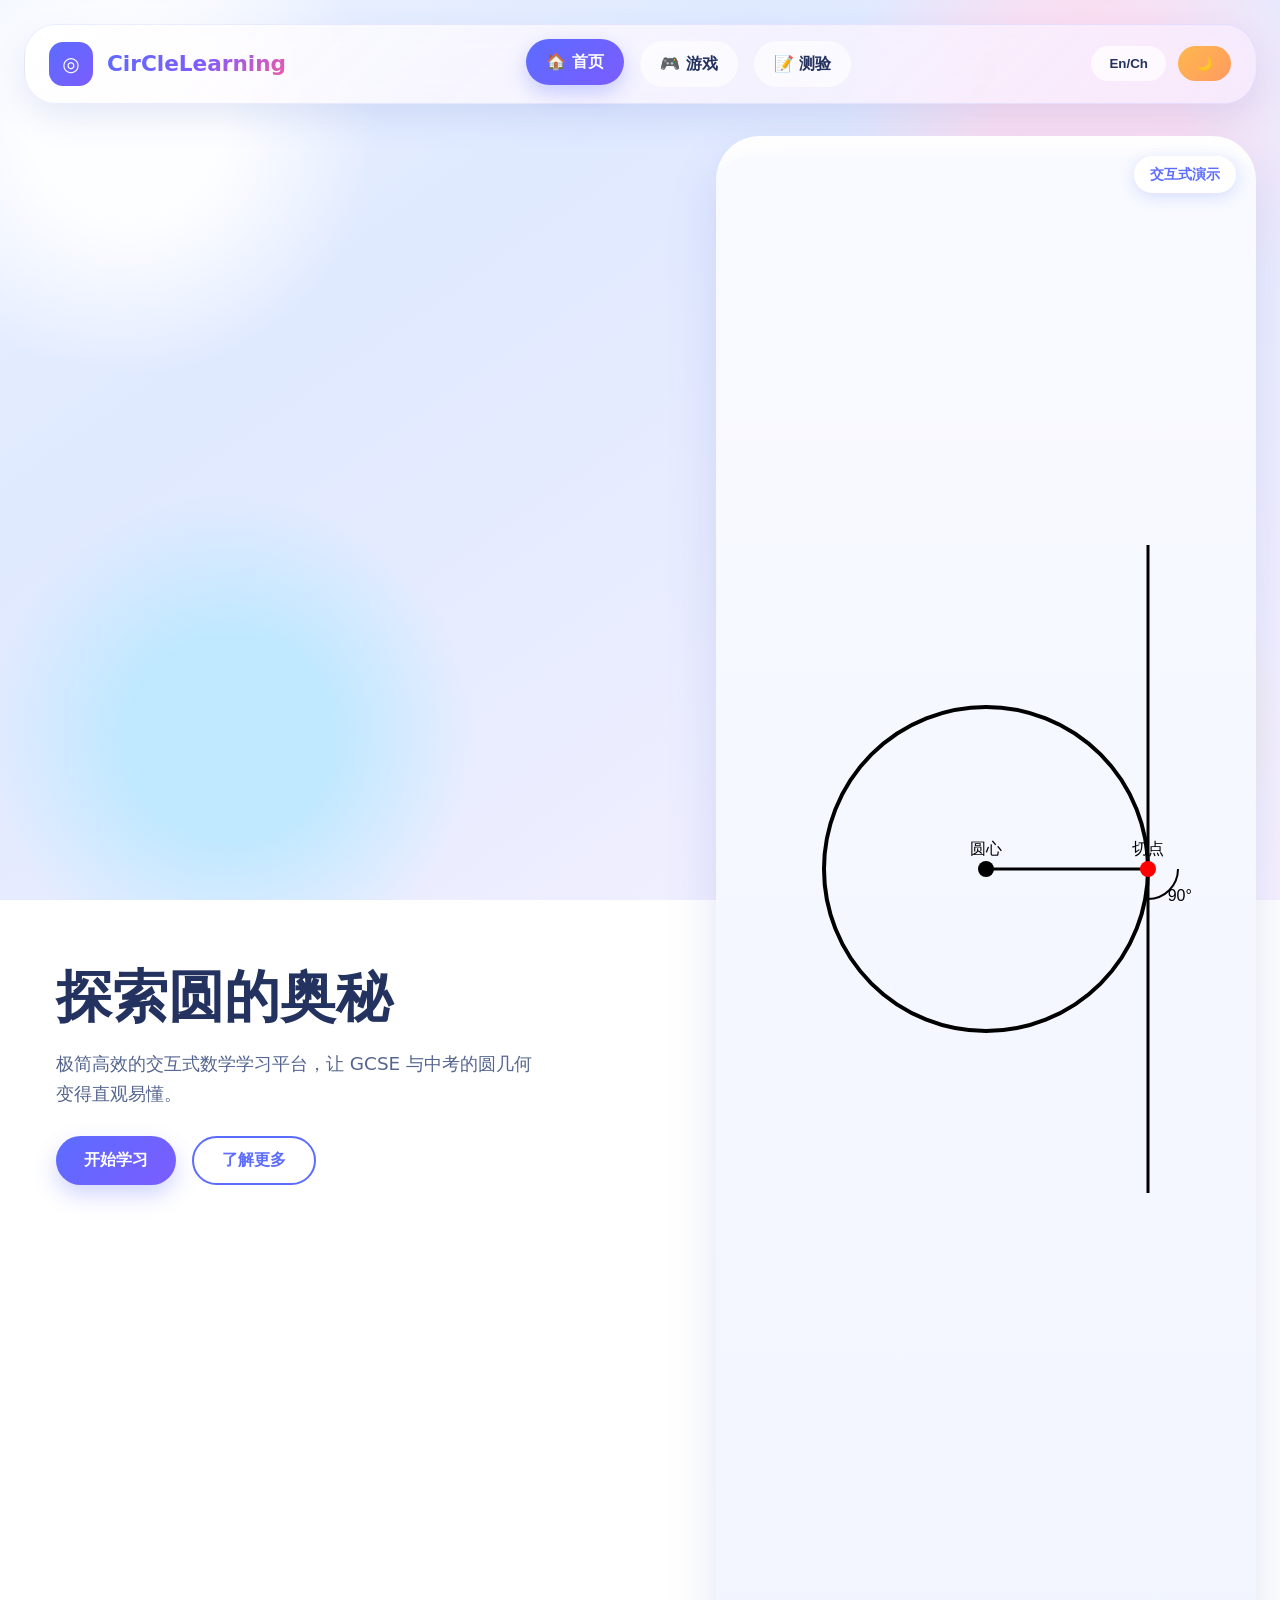
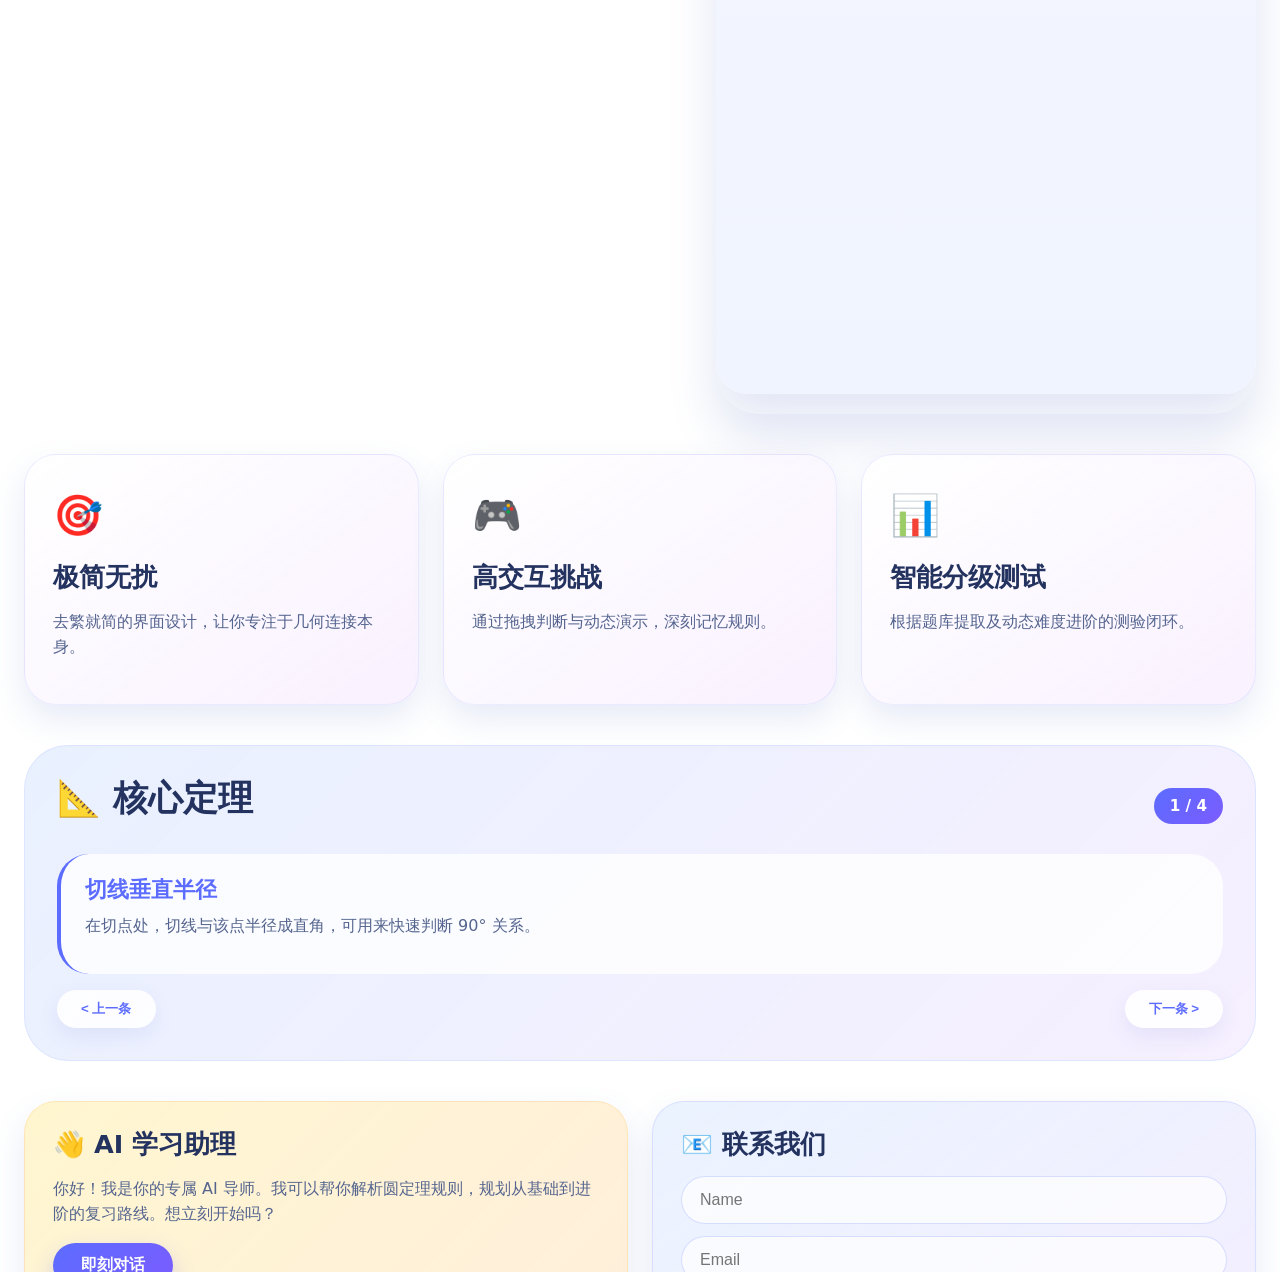
<file: index.html>
<!doctype html>
<html lang="zh-CN">
<head>
  <meta charset="UTF-8" />
  <meta name="viewport" content="width=device-width, initial-scale=1.0" />
  <title>Circle Geometry Studio - 圆几何学习平台</title>
  <link rel="stylesheet" href="styles/template.css" />
  <script src="https://www.geogebra.org/apps/deployggb.js"></script>
  <style>
    /* Page-specific styles */
    .hero-section {
      display: grid;
      grid-template-columns: 1.1fr 0.9fr;
      gap: 32px;
      align-items: center;
      margin-bottom: 40px;
    }

    .hero-text {
      padding: 32px;
    }

    .hero-text h1 {
      margin-bottom: 20px;
    }

    .hero-text p {
      font-size: var(--font-size-lg);
      max-width: 480px;
    }

    .hero-actions {
      display: flex;
      gap: 16px;
      flex-wrap: wrap;
      margin-top: 28px;
    }

    .hero-visual {
      position: relative;
      border-radius: var(--radius-xl);
      overflow: hidden;
      box-shadow: var(--shadow-lg);
      background: white;
    }

    .geogebra-wrapper {
      position: relative;
      width: 100%;
      padding-bottom: 75%;
      overflow: hidden;
      background: linear-gradient(180deg, #f8faff, #f0f4ff);
    }

    #ggb-element {
      position: absolute;
      top: 0;
      left: 0;
      width: 100%;
      height: 100%;
      border: none;
    }

    .visual-badge {
      position: absolute;
      top: 20px;
      right: 20px;
      z-index: 2;
      padding: 8px 16px;
      border-radius: 999px;
      background: rgba(255,255,255,0.95);
      font-size: var(--font-size-xs);
      font-weight: 700;
      color: var(--theme-primary);
      box-shadow: 0 4px 16px rgba(92, 108, 255, 0.2);
      backdrop-filter: blur(8px);
    }

    .features-grid {
      display: grid;
      grid-template-columns: repeat(auto-fit, minmax(300px, 1fr));
      gap: 24px;
      margin-bottom: 40px;
    }

    .feature-card {
      position: relative;
      overflow: hidden;
    }

    .feature-card::before {
      content: "";
      position: absolute;
      top: -20px;
      right: -20px;
      width: 100px;
      height: 100px;
      border-radius: 50%;
      opacity: 0.15;
    }

    .feature-card:nth-child(1)::before { background: var(--theme-primary); }
    .feature-card:nth-child(2)::before { background: var(--theme-pink); }
    .feature-card:nth-child(3)::before { background: var(--theme-gold); }

    .feature-icon {
      font-size: 2.5rem;
      margin-bottom: 16px;
    }

    .rules-section {
      padding: 32px;
      border-radius: var(--radius-xl);
      background: linear-gradient(135deg, rgba(232,240,255,0.96), rgba(245,238,255,0.92));
      border: 1px solid rgba(220,229,255,0.96);
      margin-bottom: 40px;
    }

    .rules-header {
      display: flex;
      justify-content: space-between;
      align-items: center;
      margin-bottom: 20px;
    }

    .rule-counter {
      padding: 6px 16px;
      border-radius: 999px;
      background: linear-gradient(135deg, var(--theme-primary), var(--theme-secondary));
      color: white;
      font-size: var(--font-size-sm);
      font-weight: 700;
    }

    .rule-content {
      min-height: 120px;
      padding: 24px;
      border-radius: var(--radius-lg);
      background: rgba(255,255,255,0.8);
      border-left: 4px solid var(--theme-primary);
      margin-bottom: 16px;
    }

    .rule-title {
      font-size: var(--font-size-xl);
      font-weight: 800;
      color: var(--theme-primary);
      margin: 0 0 10px;
    }

    .rule-text {
      color: var(--text-secondary);
      line-height: 1.6;
      margin: 0;
    }

    .slider-controls {
      display: flex;
      justify-content: space-between;
      align-items: center;
    }

    .slider-btn {
      padding: 10px 24px;
      border: none;
      border-radius: 999px;
      background: rgba(255,255,255,0.9);
      color: var(--theme-primary);
      font-weight: 600;
      cursor: pointer;
      transition: all var(--transition-normal);
      box-shadow: var(--shadow-sm);
    }

    .slider-btn:hover {
      background: var(--theme-primary);
      color: white;
      transform: translateY(-2px);
    }

    .ai-section {
      display: grid;
      grid-template-columns: 1fr 1fr;
      gap: 24px;
      margin-bottom: 40px;
    }

    .contact-form {
      display: flex;
      flex-direction: column;
      gap: 12px;
    }

    .contact-form button {
      padding: 14px;
      border-radius: var(--radius-md);
    }

    @media (max-width: 1024px) {
      .hero-section {
        grid-template-columns: 1fr;
      }

      .hero-visual {
        order: -1;
      }

      .ai-section {
        grid-template-columns: 1fr;
      }
    }

    @media (max-width: 768px) {
      .hero-text h1 {
        font-size: clamp(1.8rem, 6vw, 2.5rem);
      }

      .hero-actions {
        justify-content: center;
      }
    }
  </style>
</head>
<body>
  <div class="container">
    <!-- Header -->
    <header class="header">
      <div class="brand">
        <div class="brand-logo">◎</div>
        <div class="brand-title">CirCleLearning</div>
      </div>
      
      <nav class="nav-links">
        <a href="index.html" class="active">🏠 首页</a>
        <a href="game.html">🎮 游戏</a>
        <a href="quiz.html">📝 测验</a>
      </nav>

      <div class="header-actions">
        <button id="toggle_lang" class="btn-lang">En/Ch</button>
        <button id="toggle_mode" class="btn-mode">🌙</button>
      </div>
    </header>

    <!-- Hero Section -->
    <section class="hero-section">
      <div class="hero-text">
        <h1 data-zh="探索圆的奥秘" data-en="Explore the Mysteries of Circles">探索圆的奥秘</h1>
        <p data-zh="极简高效的交互式数学学习平台，让 GCSE 与中考的圆几何变得直观易懂。" data-en="A minimalist interactive math-learning platform making GCSE circle geometry highly visual and intuitive.">
          极简高效的交互式数学学习平台，让 GCSE 与中考的圆几何变得直观易懂。
        </p>
        <div class="hero-actions">
          <button id="startLearningBtn" class="btn btn-primary" data-zh="开始学习" data-en="Start Learning">开始学习</button>
          <button id="learnMoreBtn" class="btn btn-secondary" data-zh="了解更多" data-en="Learn More">了解更多</button>
        </div>
      </div>

      <div class="hero-visual">
        <div class="geogebra-wrapper">
          <canvas id="circleCanvas" width="800" height="600"></canvas>
        </div>
        <div class="visual-badge" data-zh="交互式演示" data-en="Interactive Demo">交互式演示</div>
      </div>
    </section>

    <!-- Features Grid -->
    <section id="featuresSection" class="features-grid">
      <article class="card">
        <div class="feature-icon">🎯</div>
        <h3 data-zh="极简无扰" data-en="Minimalism">极简无扰</h3>
        <p data-zh="去繁就简的界面设计，让你专注于几何连接本身。" data-en="Clutter-free design focused on core geometric connections.">
          去繁就简的界面设计，让你专注于几何连接本身。
        </p>
      </article>

      <article class="card">
        <div class="feature-icon">🎮</div>
        <h3 data-zh="高交互挑战" data-en="Interactive Game">高交互挑战</h3>
        <p data-zh="通过拖拽判断与动态演示，深刻记忆规则。" data-en="Remember rules through dragging, testing and visual motions.">
          通过拖拽判断与动态演示，深刻记忆规则。
        </p>
      </article>

      <article class="card">
        <div class="feature-icon">📊</div>
        <h3 data-zh="智能分级测试" data-en="Level-based Quiz">智能分级测试</h3>
        <p data-zh="根据题库提取及动态难度进阶的测验闭环。" data-en="Dynamic difficulty quizzes using a built-in question bank.">
          根据题库提取及动态难度进阶的测验闭环。
        </p>
      </article>
    </section>

    <!-- Rules Slider -->
    <section class="rules-section">
      <div class="rules-header">
        <h2 data-zh="📐 核心定理" data-en="📐 Circle Rules">📐 核心定理</h2>
        <span id="rule_counter" class="rule-counter">1 / 4</span>
      </div>
      
      <div class="rule-content">
        <h3 id="rule_title" class="rule-title"></h3>
        <p id="rule_text" class="rule-text"></p>
      </div>

      <div class="slider-controls">
        <button id="prev_rule" class="slider-btn" data-zh="上一条" data-en="Prev">&lt; 上一条</button>
        <button id="next_rule" class="slider-btn" data-zh="下一条" data-en="Next">下一条 &gt;</button>
      </div>
    </section>

    <!-- AI & Contact Section -->
    <section class="ai-section">
      <article class="card card-warning">
        <h3 data-zh="👋 AI 学习助理" data-en="👋 AI Assistant">👋 AI 学习助理</h3>
        <p data-zh="你好！我是你的专属 AI 导师。我可以帮你解析圆定理规则，规划从基础到进阶的复习路线。想立刻开始吗？" data-en="Hello! I am your AI tutor. I can interpret circle rules and build your path from basics to advanced. Ready?">
          你好！我是你的专属 AI 导师。我可以帮你解析圆定理规则，规划从基础到进阶的复习路线。想立刻开始吗？
        </p>
        <button id="aiChatBtn" class="btn btn-primary" data-zh="即刻对话" data-en="Start Chat">即刻对话</button>
      </article>

      <article class="card card-info">
        <h3 data-zh="📧 联系我们" data-en="📧 Contact Us">📧 联系我们</h3>
        <form id="contact_form" class="contact-form">
          <input type="text" class="form-control" placeholder="Name" required />
          <input type="email" class="form-control" placeholder="Email" required />
          <textarea class="form-control" placeholder="Tell us how we can help..." required></textarea>
          <button type="submit" class="btn btn-primary">Submit</button>
          <p id="contact_status"></p>
        </form>
      </article>
    </section>

    <!-- Footer -->
    <footer class="footer">
      <p>© 2024 CirCleLearning. All rights reserved.</p>
    </footer>
  </div>

  <script src="assets/app.js"></script>
  <script>
    // Canvas 圆形演示
    let circleCanvas = null;
    let ctx = null;
    let center = { x: 400, y: 300 };
    let radius = 150;
    let pointA = { x: center.x + radius, y: center.y };
    let isDragging = false;
    let currentLang = 'zh';
    
    function initCanvas() {
      circleCanvas = document.getElementById('circleCanvas');
      if (!circleCanvas) return;
      
      ctx = circleCanvas.getContext('2d');
      
      // 设置 Canvas 大小
      function resizeCanvas() {
        const container = circleCanvas.parentElement;
        const width = container.clientWidth;
        const height = container.clientHeight;
        circleCanvas.width = width;
        circleCanvas.height = height;
        center = { x: width / 2, y: height / 2 };
        radius = Math.min(width, height) * 0.3;
        pointA = { x: center.x + radius, y: center.y };
        drawCircle();
      }
      
      resizeCanvas();
      window.addEventListener('resize', resizeCanvas);
      
      // 添加鼠标事件
      circleCanvas.addEventListener('mousedown', handleMouseDown);
      circleCanvas.addEventListener('mousemove', handleMouseMove);
      circleCanvas.addEventListener('mouseup', handleMouseUp);
      circleCanvas.addEventListener('mouseleave', handleMouseUp);
      
      // 添加触摸事件
      circleCanvas.addEventListener('touchstart', handleTouchStart);
      circleCanvas.addEventListener('touchmove', handleTouchMove);
      circleCanvas.addEventListener('touchend', handleTouchEnd);
      
      drawCircle();
    }
    
    function drawCircle() {
      if (!ctx) return;
      
      const isHighContrast = document.body.classList.contains('high-contrast');
      
      // 清空画布
      ctx.clearRect(0, 0, circleCanvas.width, circleCanvas.height);
      
      // 设置颜色
      const circleColor = isHighContrast ? '#ffd700' : '#000000';
      const lineColor = isHighContrast ? '#ffffff' : '#000000';
      const pointAColor = '#ff0000';
      const centerColor = isHighContrast ? '#ffffff' : '#000000';
      const textColor = isHighContrast ? '#ffffff' : '#000000';
      
      // 绘制圆
      ctx.beginPath();
      ctx.arc(center.x, center.y, radius, 0, 2 * Math.PI);
      ctx.lineWidth = 4;
      ctx.strokeStyle = circleColor;
      ctx.stroke();
      
      // 绘制半径
      ctx.beginPath();
      ctx.moveTo(center.x, center.y);
      ctx.lineTo(pointA.x, pointA.y);
      ctx.lineWidth = 3;
      ctx.strokeStyle = lineColor;
      ctx.stroke();
      
      // 计算切线
      const dx = pointA.x - center.x;
      const dy = pointA.y - center.y;
      const tangentAngle = Math.atan2(dy, dx) + Math.PI / 2;
      const tangentLength = radius * 2;
      
      const tangentStartX = pointA.x - Math.cos(tangentAngle) * tangentLength;
      const tangentStartY = pointA.y - Math.sin(tangentAngle) * tangentLength;
      const tangentEndX = pointA.x + Math.cos(tangentAngle) * tangentLength;
      const tangentEndY = pointA.y + Math.sin(tangentAngle) * tangentLength;
      
      // 绘制切线
      ctx.beginPath();
      ctx.moveTo(tangentStartX, tangentStartY);
      ctx.lineTo(tangentEndX, tangentEndY);
      ctx.lineWidth = 3;
      ctx.strokeStyle = lineColor;
      ctx.stroke();
      
      // 绘制圆心
      ctx.beginPath();
      ctx.arc(center.x, center.y, 8, 0, 2 * Math.PI);
      ctx.fillStyle = centerColor;
      ctx.fill();
      
      // 绘制点 A
      ctx.beginPath();
      ctx.arc(pointA.x, pointA.y, 8, 0, 2 * Math.PI);
      ctx.fillStyle = pointAColor;
      ctx.fill();
      
      // 绘制标签
      ctx.font = '16px Arial';
      ctx.fillStyle = textColor;
      ctx.textAlign = 'center';
      ctx.fillText(currentLang === 'zh' ? '圆心' : 'Center', center.x, center.y - 15);
      ctx.fillText(currentLang === 'zh' ? '切点' : 'Tangent Point', pointA.x, pointA.y - 15);
      
      // 绘制角度标记
      const angleRadius = 30;
      ctx.beginPath();
      ctx.arc(pointA.x, pointA.y, angleRadius, tangentAngle - Math.PI / 2, tangentAngle);
      ctx.lineWidth = 2;
      ctx.strokeStyle = lineColor;
      ctx.stroke();
      
      // 绘制角度标签
      const angleLabelX = pointA.x + Math.cos(tangentAngle - Math.PI / 4) * (angleRadius + 15);
      const angleLabelY = pointA.y + Math.sin(tangentAngle - Math.PI / 4) * (angleRadius + 15);
      ctx.fillText('90°', angleLabelX, angleLabelY);
    }
    
    function handleMouseDown(e) {
      const rect = circleCanvas.getBoundingClientRect();
      const x = e.clientX - rect.left;
      const y = e.clientY - rect.top;
      
      const distance = Math.sqrt((x - pointA.x) ** 2 + (y - pointA.y) ** 2);
      if (distance <= 15) {
        isDragging = true;
      }
    }
    
    function handleMouseMove(e) {
      if (!isDragging) return;
      
      const rect = circleCanvas.getBoundingClientRect();
      const x = e.clientX - rect.left;
      const y = e.clientY - rect.top;
      
      // 计算点 A 在圆上的位置
      const dx = x - center.x;
      const dy = y - center.y;
      const distance = Math.sqrt(dx * dx + dy * dy);
      
      if (distance > 0) {
        pointA.x = center.x + (dx / distance) * radius;
        pointA.y = center.y + (dy / distance) * radius;
        drawCircle();
      }
    }
    
    function handleMouseUp() {
      isDragging = false;
    }
    
    function handleTouchStart(e) {
      e.preventDefault();
      if (e.touches.length > 0) {
        const touch = e.touches[0];
        handleMouseDown(touch);
      }
    }
    
    function handleTouchMove(e) {
      e.preventDefault();
      if (e.touches.length > 0) {
        const touch = e.touches[0];
        handleMouseMove(touch);
      }
    }
    
    function handleTouchEnd() {
      handleMouseUp();
    }
    
    function updateCanvasLanguage(isChinese) {
      currentLang = isChinese ? 'zh' : 'en';
      drawCircle();
    }
    
    function updateCanvasContrast(isHighContrast) {
      drawCircle();
    }
    
    // 暴露函数给全局
    window.updateCanvasLanguage = updateCanvasLanguage;
    window.updateCanvasContrast = updateCanvasContrast;
    
    // 初始化 Canvas
    window.addEventListener('load', initCanvas);

    document.addEventListener('DOMContentLoaded', function() {
      const langBtn = document.getElementById('toggle_lang');
      if (langBtn) {
        const originalToggle = window.toggle_language;
        window.toggle_language = function() {
          originalToggle();
          setTimeout(() => {
            if (typeof updateCanvasLanguage === 'function') {
              updateCanvasLanguage(is_zh);
            }
          }, 100);
        };
      }

      const startLearningBtn = document.getElementById('startLearningBtn');
      if (startLearningBtn) {
        startLearningBtn.addEventListener('click', function() {
          window.location.href = 'game.html';
        });
      }

      const learnMoreBtn = document.getElementById('learnMoreBtn');
      if (learnMoreBtn) {
        learnMoreBtn.addEventListener('click', function() {
          const featuresSection = document.getElementById('featuresSection');
          if (featuresSection) {
            featuresSection.scrollIntoView({ behavior: 'smooth', block: 'start' });
          }
        });
      }

      const aiChatBtn = document.getElementById('aiChatBtn');
      if (aiChatBtn) {
        aiChatBtn.addEventListener('click', function() {
          alert(is_zh ? '🎉 AI 学习助理即将上线！\n\n我们正在开发智能导师功能，敬请期待。\n\n目前您可以：\n• 通过游戏学习圆几何定理\n• 完成测验检验学习成果' : '🎉 AI Assistant Coming Soon!\n\nWe are developing the AI tutor feature. Stay tuned!\n\nFor now, you can:\n• Learn circle geometry through games\n• Test your knowledge with quizzes');
        });
      }
    });
  </script>
</body>
</html>
</file>
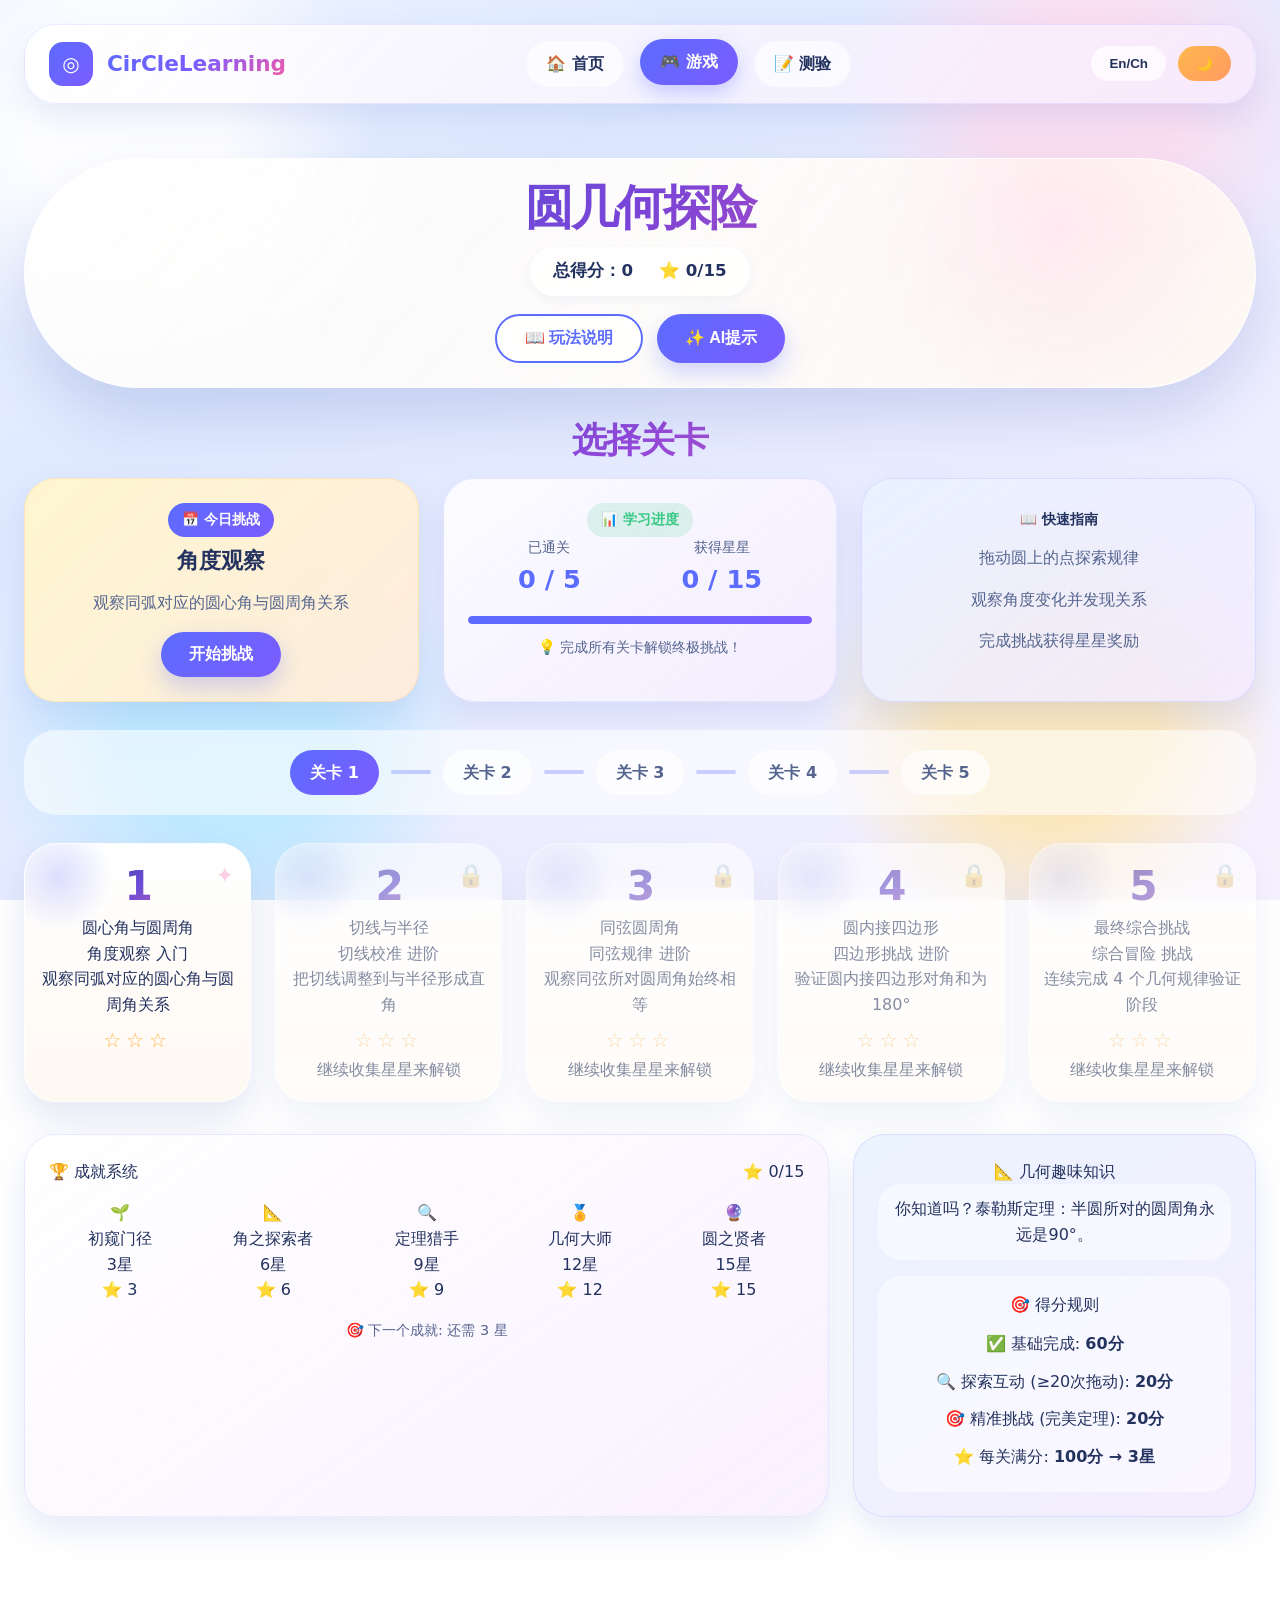
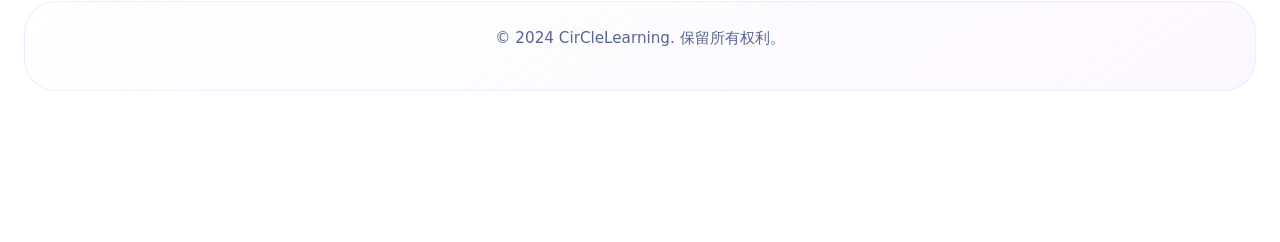
<file: game.html>
<!doctype html>
<html lang="zh-CN">
<head>
  <meta charset="UTF-8" />
  <meta name="viewport" content="width=device-width, initial-scale=1.0" />
  <meta name="description" content="Circle Geometry Games - Interactive learning platform for circle theorems" />
  <meta name="theme-color" content="#5c6cff" />
  <title>Circle Geometry Studio - 游戏</title>
  <link rel="stylesheet" href="styles/template.css" />
  <link rel="stylesheet" href="styles/game.css" />
  <style>
    /* Safari Compatibility Fixes */
    @supports (-webkit-backdrop-filter: none) {
      .card {
        -webkit-backdrop-filter: blur(10px);
      }
      
      .header {
        -webkit-backdrop-filter: blur(10px);
      }
      
      .footer {
        -webkit-backdrop-filter: blur(10px);
      }
    }
    
    /* Safari CSS Grid Fix */
    @media not all and (min-resolution:.001dpcm) {
      @supports (-webkit-appearance:none) {
        .grid-3 {
          display: -webkit-flex;
          -webkit-flex-wrap: wrap;
          -webkit-justify-content: space-between;
        }
        
        .grid-3 > * {
          -webkit-flex: 0 0 calc(33.333% - 16px);
          margin-bottom: 24px;
        }
      }
    }
    
    /* Safari Canvas Fix */
    canvas {
      -webkit-tap-highlight-color: transparent;
    }
  </style>
</head>
<body>
  <div class="container">
    <!-- Header -->
    <header class="header">
      <div class="brand">
        <div class="brand-logo">◎</div>
        <div class="brand-title">CirCleLearning</div>
      </div>
      
      <nav class="nav-links">
        <a href="index.html">🏠 首页</a>
        <a href="game.html" class="active">🎮 游戏</a>
        <a href="quiz.html">📝 测验</a>
      </nav>

      <div class="header-actions">
        <button id="toggle_lang" class="btn-lang">En/Ch</button>
        <button id="toggle_mode" class="btn-mode">🌙</button>
      </div>
    </header>

    <!-- Main Content -->
    <article class="game-content">
      <div id="levelThemeBg"></div>
      <div class="game-container">
        <header class="game-header">
          <h1 id="gameTitle" data-zh="⚡ 圆几何探险 · 定理游乐园 ⚡" data-en="⚡ Circle Geometry Adventure ⚡">⚡ 圆几何探险 · 定理游乐园 ⚡</h1>
          <div class="score-board">
            <span id="totalScoreText" data-zh="🏆 总得分：0" data-en="🏆 Total Score: 0">🏆 总得分：0</span>
            <span id="starCount" data-zh="⭐ 0/15" data-en="⭐ 0/15">⭐ 0/15</span>
          </div>
          <div class="control-group">
            <button id="howToPlayBtn" class="btn btn-secondary" data-zh="📖 玩法说明" data-en="📖 How to Play">📖 玩法说明</button>
            <button id="aiHintBtn" class="btn btn-primary" data-zh="✨ AI提示" data-en="✨ AI Hint">✨ AI提示</button>
          </div>
        </header>

        <div id="levelSelect" class="level-select">
          <h2 id="selectTitle" data-zh="🗺️ 选择关卡 · 开启几何之旅" data-en="🗺️ Select Level · Start Geometry Journey">🗺️ 选择关卡 · 开启几何之旅</h2>
         <div class="explore-hub" id="exploreHub">
          <div class="hero-panel today-panel card card-warning">
            <div class="hero-badge badge badge-primary" id="todayBadge" data-zh="📅 今日挑战" data-en="📅 Today's Challenge">📅 今日挑战</div>
            <h3 id="todayTitle" data-zh="角度观察" data-en="Angle Observation">角度观察</h3>
            <p id="todayDesc" data-zh="观察同弧对应的圆心角与圆周角关系" data-en="Observe the relationship between central and inscribed angles">观察同弧对应的圆心角与圆周角关系</p>
            <button id="todayChallengeBtn" class="btn btn-primary" data-zh="开始挑战" data-en="Start Challenge">开始挑战</button>
          </div>

          <div class="hero-panel progress-panel card">
            <div class="hero-badge badge badge-success" id="progressBadge" data-zh="📊 学习进度" data-en="📊 Learning Progress">📊 学习进度</div>
            <div class="progress-stats">
              <div class="progress-item">
                <span class="progress-label" id="levelProgressLabel" data-zh="已通关" data-en="Completed">已通关</span>
                <strong id="levelProgressText">0 / 5</strong>
              </div>
              <div class="progress-item">
                <span class="progress-label" id="starProgressLabel" data-zh="获得星星" data-en="Stars Earned">获得星星</span>
                <strong id="starProgressText">0 / 15</strong>
              </div>
            </div>
            <div class="progress-bar">
              <div class="progress-fill" id="progressFill"></div>
            </div>
            <div class="progress-tip" id="progressTip" data-zh="💡 完成所有关卡解锁终极挑战！" data-en="💡 Complete all levels to unlock the ultimate challenge!">💡 完成所有关卡解锁终极挑战！</div>
          </div>

          <div class="hero-panel guide-panel card card-info">
            <div class="hero-badge badge badge-info" id="guideBadge" data-zh="📖 快速指南" data-en="📖 Quick Guide">📖 快速指南</div>
            <ul class="quick-guide">
              <li id="guideItem1" data-zh="拖动圆上的点探索规律" data-en="Drag points on the circle to explore patterns">拖动圆上的点探索规律</li>
              <li id="guideItem2" data-zh="观察角度变化并发现关系" data-en="Observe angle changes and discover relationships">观察角度变化并发现关系</li>
              <li id="guideItem3" data-zh="完成挑战获得星星奖励" data-en="Complete challenges to earn star rewards">完成挑战获得星星奖励</li>
            </ul>
          </div>
        </div>

        <div class="level-path-strip" id="levelPathStrip">
          <span class="path-node active" id="pathNode0" data-zh="关卡 1" data-en="Level 1">关卡 1</span>
          <span class="path-line"></span>
          <span class="path-node" id="pathNode1" data-zh="关卡 2" data-en="Level 2">关卡 2</span>
          <span class="path-line"></span>
          <span class="path-node" id="pathNode2" data-zh="关卡 3" data-en="Level 3">关卡 3</span>
          <span class="path-line"></span>
          <span class="path-node" id="pathNode3" data-zh="关卡 4" data-en="Level 4">关卡 4</span>
          <span class="path-line"></span>
          <span class="path-node" id="pathNode4" data-zh="关卡 5" data-en="Level 5">关卡 5</span>
        </div>
            <div class="level-grid" id="levelGrid"></div>

            <div class="footer-rich">
              <div class="achievements-compact card">
                <div class="compact-header">
                  <span id="achievementsTitle" data-zh="🏆 成就系统" data-en="🏆 Achievement System">🏆 成就系统</span>
                  <span class="stars-progress-small" id="starsTotalDisplay" data-zh="⭐ 0/15" data-en="⭐ 0/15">⭐ 0/15</span>
                </div>
                <div class="compact-grid" id="achievementsList"></div>
                <div class="next-achievement-hint" id="nextAchievementHint"></div>
              </div>
              <div class="fun-facts-side card card-info">
                <div class="fun-facts-header" id="funFactsHeader" data-zh="📐 几何趣味知识" data-en="📐 Geometry Fun Facts">📐 几何趣味知识</div>
                <div class="fun-fact-content" id="sideFact">
                  你知道吗？泰勒斯发现半圆所对的圆周角永远是90°。
                </div>
                <div class="scoring-rules" id="scoringRulesPanel">
                  <div class="scoring-header" id="scoringHeader" data-zh="🎯 得分规则" data-en="🎯 Scoring Rules">🎯 得分规则</div>
                  <ul class="scoring-list" id="scoringList">
                    <li data-zh="✅ 基础完成: <strong>60分</strong>" data-en="✅ Basic Completion: <strong>60 points</strong>">✅ 基础完成: <strong>60分</strong></li>
                    <li data-zh="🔍 探索互动 (≥20次拖动): <strong>20分</strong>" data-en="🔍 Exploration (≥20 drags): <strong>20 points</strong>">🔍 探索互动 (≥20次拖动): <strong>20分</strong></li>
                    <li data-zh="🎯 精准挑战 (完美定理): <strong>20分</strong>" data-en="🎯 Precision Challenge: <strong>20 points</strong>">🎯 精准挑战 (完美定理): <strong>20分</strong></li>
                    <li data-zh="⭐ 每关满分: <strong>100分 → 3星</strong>" data-en="⭐ Full Score per level: <strong>100 points → 3 stars</strong>">⭐ 每关满分: <strong>100分 → 3星</strong></li>
                  </ul>
                </div>
              </div>
            </div>
        </div>

        <div id="gameScreen" class="game-screen hidden">
          <div class="game-top">
            <button id="backBtn" class="btn btn-secondary" data-zh="↩️ 返回" data-en="↩️ Back">↩️ 返回</button>
            <h3 id="levelTitle" data-zh="关卡1" data-en="Level 1">关卡1</h3>
            <div class="level-info">
              <span id="currentScore" data-zh="🎯 得分：0" data-en="🎯 Score: 0">🎯 得分：0</span>
              <span id="levelStar">☆☆☆</span>
            </div>
          </div>

          <div class="mission-box card">
            <h4 id="missionTitle" data-zh="📌 任务" data-en="📌 Mission">📌 任务</h4>
            <p id="missionDesc" data-zh="拖动点完成挑战" data-en="Drag points to complete the challenge">拖动点完成挑战</p>
          </div>

          <div class="canvas-container">
            <canvas id="gameCanvas" width="800" height="600"></canvas>
            <div id="popFeedback" class="pop-feedback hidden">+10</div>
          </div>

          <div class="info-box card">
            <div id="theoremDesc" class="theorem-box" data-zh="📐 定理展示" data-en="📐 Theorem Display">📐 定理展示</div>
            <div id="aiHintBox" class="hint-box hidden"></div>
            <div class="data-panel" id="dataDisplay"></div>
            <div class="btn-group">
              <button id="submitBtn" class="btn btn-primary" data-zh="✅ 提交挑战" data-en="✅ Submit Challenge">✅ 提交挑战</button>
              <button id="resetLevelBtn" class="btn btn-secondary" data-zh="🔄 重置关卡" data-en="🔄 Reset Level">🔄 重置关卡</button>
            </div>
          </div>
        </div>

        <div id="resultModal" class="modal hidden">
          <div class="modal-content card">
            <h2 id="resultTitle" data-zh="🎉 关卡完成 🎉" data-en="🎉 Level Complete 🎉">🎉 关卡完成 🎉</h2>
            <div id="resultStar">⭐⭐⭐</div>
            <p id="resultScore" data-zh="🏅 最终得分：100" data-en="🏅 Final Score: 100">🏅 最终得分：100</p>
            <p id="resultDesc" data-zh="✨ 恭喜你完成挑战 ✨" data-en="✨ Congratulations! You completed the challenge! ✨">✨ 恭喜你完成挑战 ✨</p>
            <button id="nextLevelBtn" class="btn btn-primary" data-zh="🚀 下一关" data-en="🚀 Next Level">🚀 下一关</button>
            <button id="backToSelectBtn" class="btn btn-secondary" data-zh="🗂️ 返回关卡选择" data-en="🗂️ Back to Level Select">🗂️ 返回关卡选择</button>
          </div>
        </div>

        <div id="ruleModal" class="modal hidden">
          <div class="modal-content card">
            <span class="close">&times;</span>
            <h2 id="ruleTitle" data-zh="🎈 玩法说明" data-en="🎈 How to Play">🎈 玩法说明</h2>
            <div id="ruleContent"></div>
          </div>
        </div>
      </div>
    </article>

    <!-- Footer -->
    <footer class="footer">
      <p data-zh="© 2024 CirCleLearning. 保留所有权利。" data-en="© 2024 CirCleLearning. All rights reserved.">© 2024 CirCleLearning. 保留所有权利。</p>
    </footer>
  </div>
  <script src="https://cdn.geogebra.org/apps/deployggb.js"></script>
  <script src="assets/app.js"></script>
  <script src="assets/game.js"></script>
</body>
</html>
</file>
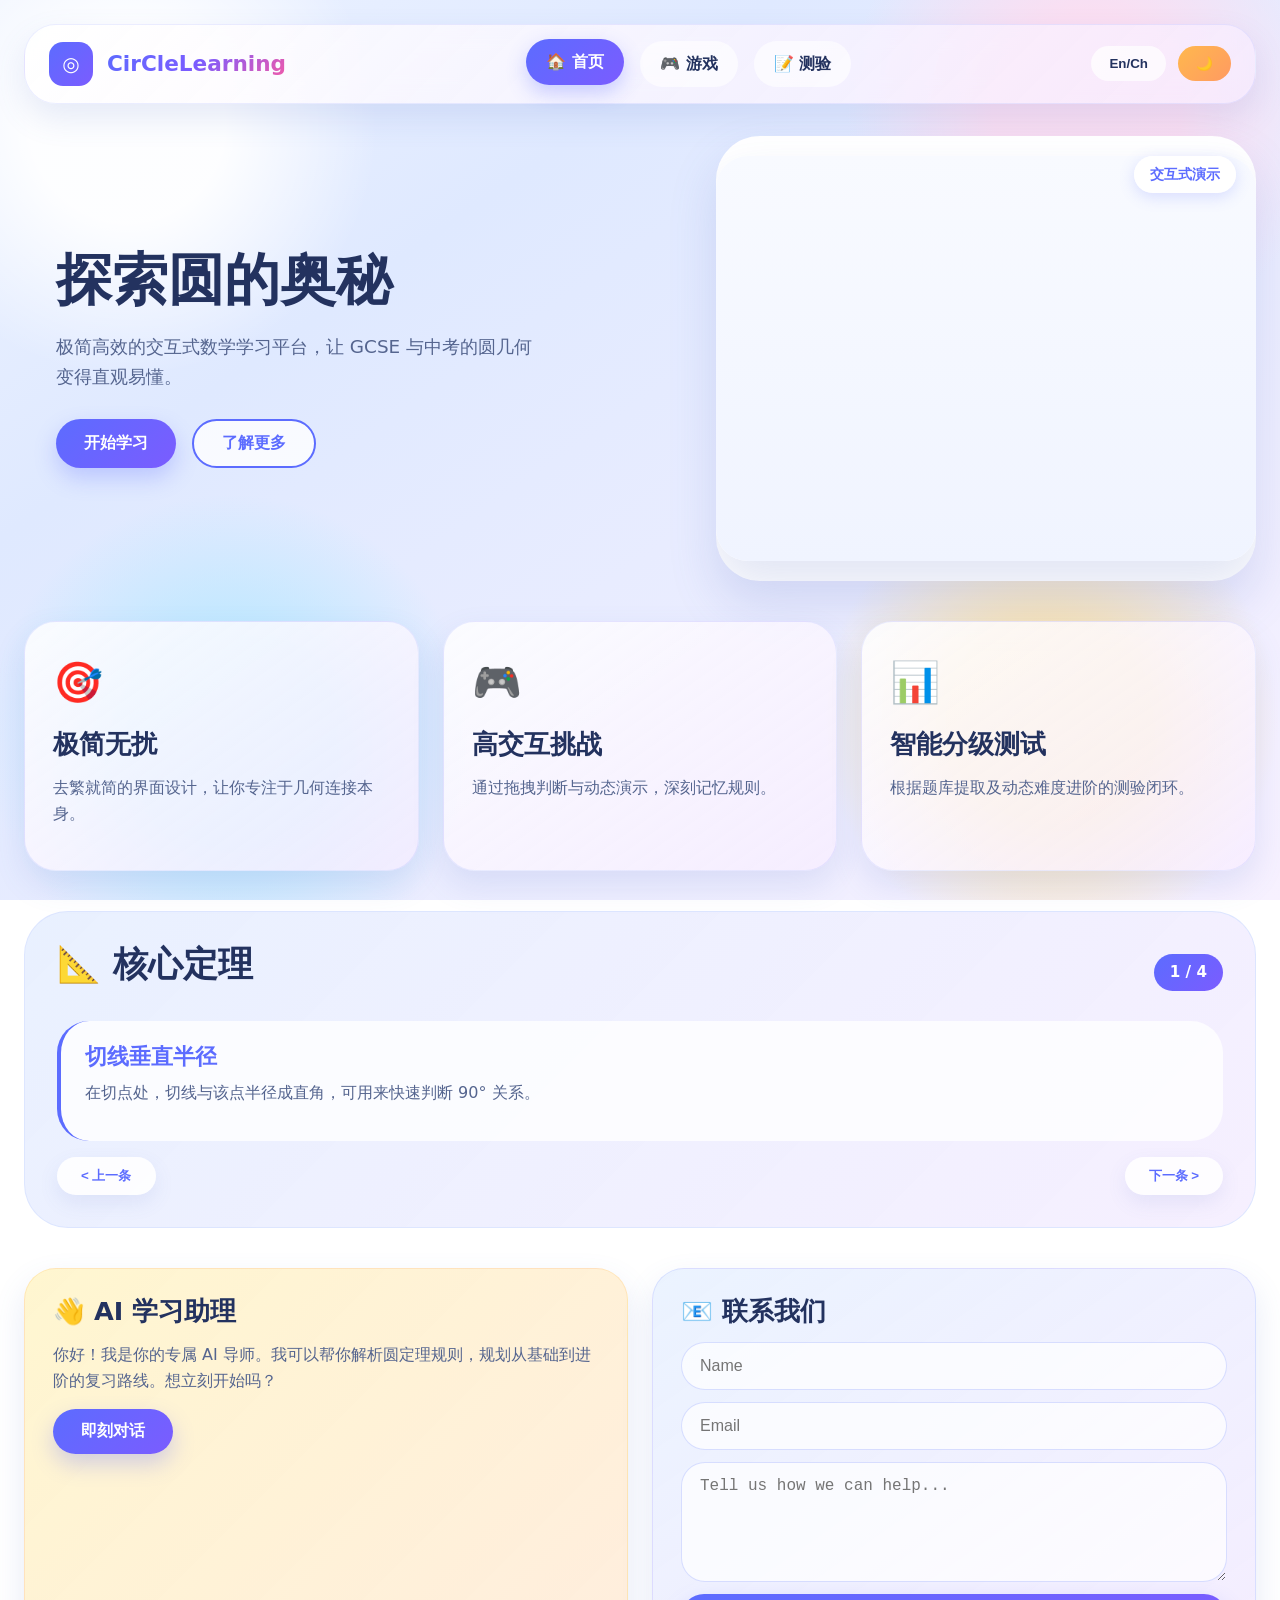
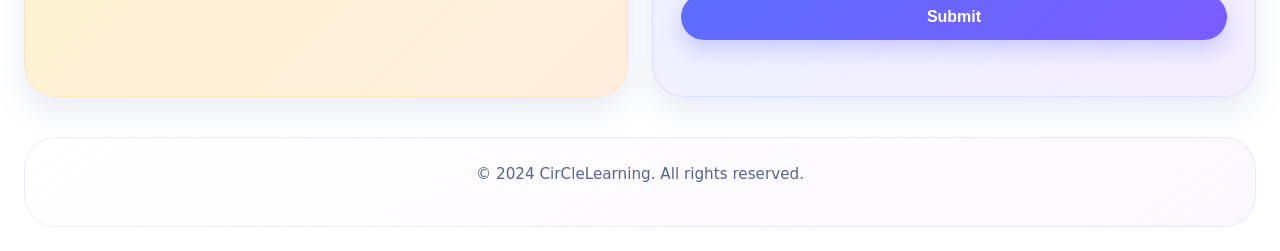
<file: homepage.html>
<!doctype html>
<html lang="zh-CN">
<head>
  <meta charset="UTF-8" />
  <meta name="viewport" content="width=device-width, initial-scale=1.0" />
  <title>Circle Geometry Studio - 圆几何学习平台</title>
  <link rel="stylesheet" href="styles/template.css" />
  <script src="https://www.geogebra.org/apps/deployggb.js"></script>
  <style>
    /* Page-specific styles */
    .hero-section {
      display: grid;
      grid-template-columns: 1.1fr 0.9fr;
      gap: 32px;
      align-items: center;
      margin-bottom: 40px;
    }

    .hero-text {
      padding: 32px;
    }

    .hero-text h1 {
      margin-bottom: 20px;
    }

    .hero-text p {
      font-size: var(--font-size-lg);
      max-width: 480px;
    }

    .hero-actions {
      display: flex;
      gap: 16px;
      flex-wrap: wrap;
      margin-top: 28px;
    }

    .hero-visual {
      position: relative;
      border-radius: var(--radius-xl);
      overflow: hidden;
      box-shadow: var(--shadow-lg);
      background: white;
    }

    .geogebra-wrapper {
      position: relative;
      width: 100%;
      padding-bottom: 75%;
      overflow: hidden;
      background: linear-gradient(180deg, #f8faff, #f0f4ff);
    }

    #ggb-element {
      position: absolute;
      top: 0;
      left: 0;
      width: 100%;
      height: 100%;
      border: none;
    }

    .visual-badge {
      position: absolute;
      top: 20px;
      right: 20px;
      z-index: 2;
      padding: 8px 16px;
      border-radius: 999px;
      background: rgba(255,255,255,0.95);
      font-size: var(--font-size-xs);
      font-weight: 700;
      color: var(--theme-primary);
      box-shadow: 0 4px 16px rgba(92, 108, 255, 0.2);
      backdrop-filter: blur(8px);
    }

    .features-grid {
      display: grid;
      grid-template-columns: repeat(auto-fit, minmax(300px, 1fr));
      gap: 24px;
      margin-bottom: 40px;
    }

    .feature-card {
      position: relative;
      overflow: hidden;
    }

    .feature-card::before {
      content: "";
      position: absolute;
      top: -20px;
      right: -20px;
      width: 100px;
      height: 100px;
      border-radius: 50%;
      opacity: 0.15;
    }

    .feature-card:nth-child(1)::before { background: var(--theme-primary); }
    .feature-card:nth-child(2)::before { background: var(--theme-pink); }
    .feature-card:nth-child(3)::before { background: var(--theme-gold); }

    .feature-icon {
      font-size: 2.5rem;
      margin-bottom: 16px;
    }

    .rules-section {
      padding: 32px;
      border-radius: var(--radius-xl);
      background: linear-gradient(135deg, rgba(232,240,255,0.96), rgba(245,238,255,0.92));
      border: 1px solid rgba(220,229,255,0.96);
      margin-bottom: 40px;
    }

    .rules-header {
      display: flex;
      justify-content: space-between;
      align-items: center;
      margin-bottom: 20px;
    }

    .rule-counter {
      padding: 6px 16px;
      border-radius: 999px;
      background: linear-gradient(135deg, var(--theme-primary), var(--theme-secondary));
      color: white;
      font-size: var(--font-size-sm);
      font-weight: 700;
    }

    .rule-content {
      min-height: 120px;
      padding: 24px;
      border-radius: var(--radius-lg);
      background: rgba(255,255,255,0.8);
      border-left: 4px solid var(--theme-primary);
      margin-bottom: 16px;
    }

    .rule-title {
      font-size: var(--font-size-xl);
      font-weight: 800;
      color: var(--theme-primary);
      margin: 0 0 10px;
    }

    .rule-text {
      color: var(--text-secondary);
      line-height: 1.6;
      margin: 0;
    }

    .slider-controls {
      display: flex;
      justify-content: space-between;
      align-items: center;
    }

    .slider-btn {
      padding: 10px 24px;
      border: none;
      border-radius: 999px;
      background: rgba(255,255,255,0.9);
      color: var(--theme-primary);
      font-weight: 600;
      cursor: pointer;
      transition: all var(--transition-normal);
      box-shadow: var(--shadow-sm);
    }

    .slider-btn:hover {
      background: var(--theme-primary);
      color: white;
      transform: translateY(-2px);
    }

    .ai-section {
      display: grid;
      grid-template-columns: 1fr 1fr;
      gap: 24px;
      margin-bottom: 40px;
    }

    .contact-form {
      display: flex;
      flex-direction: column;
      gap: 12px;
    }

    .contact-form button {
      padding: 14px;
      border-radius: var(--radius-md);
    }

    @media (max-width: 1024px) {
      .hero-section {
        grid-template-columns: 1fr;
      }

      .hero-visual {
        order: -1;
      }

      .ai-section {
        grid-template-columns: 1fr;
      }
    }

    @media (max-width: 768px) {
      .hero-text h1 {
        font-size: clamp(1.8rem, 6vw, 2.5rem);
      }

      .hero-actions {
        justify-content: center;
      }
    }
  </style>
</head>
<body>
  <div class="container">
    <!-- Header -->
    <header class="header">
      <div class="brand">
        <div class="brand-logo">◎</div>
        <div class="brand-title">CirCleLearning</div>
      </div>
      
      <nav class="nav-links">
        <a href="index.html" class="active">🏠 首页</a>
        <a href="game.html">🎮 游戏</a>
        <a href="quiz.html">📝 测验</a>
      </nav>

      <div class="header-actions">
        <button id="toggle_lang" class="btn-lang">En/Ch</button>
        <button id="toggle_mode" class="btn-mode">🌙</button>
      </div>
    </header>

    <!-- Hero Section -->
    <section class="hero-section">
      <div class="hero-text">
        <h1 data-zh="探索圆的奥秘" data-en="Explore the Mysteries of Circles">探索圆的奥秘</h1>
        <p data-zh="极简高效的交互式数学学习平台，让 GCSE 与中考的圆几何变得直观易懂。" data-en="A minimalist interactive math-learning platform making GCSE circle geometry highly visual and intuitive.">
          极简高效的交互式数学学习平台，让 GCSE 与中考的圆几何变得直观易懂。
        </p>
        <div class="hero-actions">
          <button id="startLearningBtn" class="btn btn-primary" data-zh="开始学习" data-en="Start Learning">开始学习</button>
          <button id="learnMoreBtn" class="btn btn-secondary" data-zh="了解更多" data-en="Learn More">了解更多</button>
        </div>
      </div>

      <div class="hero-visual">
        <div class="geogebra-wrapper">
          <div id="ggb-element"></div>
        </div>
        <div class="visual-badge" data-zh="交互式演示" data-en="Interactive Demo">交互式演示</div>
      </div>
    </section>

    <!-- Features Grid -->
    <section id="featuresSection" class="features-grid">
      <article class="card">
        <div class="feature-icon">🎯</div>
        <h3 data-zh="极简无扰" data-en="Minimalism">极简无扰</h3>
        <p data-zh="去繁就简的界面设计，让你专注于几何连接本身。" data-en="Clutter-free design focused on core geometric connections.">
          去繁就简的界面设计，让你专注于几何连接本身。
        </p>
      </article>

      <article class="card">
        <div class="feature-icon">🎮</div>
        <h3 data-zh="高交互挑战" data-en="Interactive Game">高交互挑战</h3>
        <p data-zh="通过拖拽判断与动态演示，深刻记忆规则。" data-en="Remember rules through dragging, testing and visual motions.">
          通过拖拽判断与动态演示，深刻记忆规则。
        </p>
      </article>

      <article class="card">
        <div class="feature-icon">📊</div>
        <h3 data-zh="智能分级测试" data-en="Level-based Quiz">智能分级测试</h3>
        <p data-zh="根据题库提取及动态难度进阶的测验闭环。" data-en="Dynamic difficulty quizzes using a built-in question bank.">
          根据题库提取及动态难度进阶的测验闭环。
        </p>
      </article>
    </section>

    <!-- Rules Slider -->
    <section class="rules-section">
      <div class="rules-header">
        <h2 data-zh="📐 核心定理" data-en="📐 Circle Rules">📐 核心定理</h2>
        <span id="rule_counter" class="rule-counter">1 / 4</span>
      </div>
      
      <div class="rule-content">
        <h3 id="rule_title" class="rule-title"></h3>
        <p id="rule_text" class="rule-text"></p>
      </div>

      <div class="slider-controls">
        <button id="prev_rule" class="slider-btn" data-zh="上一条" data-en="Prev">&lt; 上一条</button>
        <button id="next_rule" class="slider-btn" data-zh="下一条" data-en="Next">下一条 &gt;</button>
      </div>
    </section>

    <!-- AI & Contact Section -->
    <section class="ai-section">
      <article class="card card-warning">
        <h3 data-zh="👋 AI 学习助理" data-en="👋 AI Assistant">👋 AI 学习助理</h3>
        <p data-zh="你好！我是你的专属 AI 导师。我可以帮你解析圆定理规则，规划从基础到进阶的复习路线。想立刻开始吗？" data-en="Hello! I am your AI tutor. I can interpret circle rules and build your path from basics to advanced. Ready?">
          你好！我是你的专属 AI 导师。我可以帮你解析圆定理规则，规划从基础到进阶的复习路线。想立刻开始吗？
        </p>
        <button id="aiChatBtn" class="btn btn-primary" data-zh="即刻对话" data-en="Start Chat">即刻对话</button>
      </article>

      <article class="card card-info">
        <h3 data-zh="📧 联系我们" data-en="📧 Contact Us">📧 联系我们</h3>
        <form id="contact_form" class="contact-form">
          <input type="text" class="form-control" placeholder="Name" required />
          <input type="email" class="form-control" placeholder="Email" required />
          <textarea class="form-control" placeholder="Tell us how we can help..." required></textarea>
          <button type="submit" class="btn btn-primary">Submit</button>
          <p id="contact_status"></p>
        </form>
      </article>
    </section>

    <!-- Footer -->
    <footer class="footer">
      <p>© 2024 CirCleLearning. All rights reserved.</p>
    </footer>
  </div>

  <script src="assets/app.js"></script>
  <script>
    var ggbApi = null;
    
    function updateGeoGebraLabels(isChinese) {
      if (!ggbApi) return;
      const centerLabel = isChinese ? "圆心" : "Center";
      const pointLabel = isChinese ? "切点" : "Tangent Point";
      ggbApi.evalCommand(`SetCaption(O, "${centerLabel}")`);
      ggbApi.evalCommand(`SetCaption(A, "${pointLabel}")`);
    }

    function updateGeoGebraContrast(isHighContrast) {
      if (!ggbApi) return;
      if (isHighContrast) {
        ggbApi.evalCommand("SetColor(c, 255, 215, 0)");
        ggbApi.evalCommand("SetColor(r, 255, 255, 255)");
        ggbApi.evalCommand("SetColor(t, 255, 255, 255)");
        ggbApi.evalCommand("SetColor(O, 255, 255, 255)");
        ggbApi.evalCommand("SetColor(A, 255, 0, 0)");
        ggbApi.evalCommand("SetColor(alpha, 255, 255, 255)");
      } else {
        ggbApi.evalCommand("SetColor(c, 0, 0, 0)");
        ggbApi.evalCommand("SetColor(r, 0, 0, 0)");
        ggbApi.evalCommand("SetColor(t, 0, 0, 0)");
        ggbApi.evalCommand("SetColor(O, 0, 0, 0)");
        ggbApi.evalCommand("SetColor(A, 255, 0, 0)");
        ggbApi.evalCommand("SetColor(alpha, 0, 0, 0)");
      }
    }

    var parameters = {
      "id": "ggbApplet",
      "width": 600,
      "height": 450,
      "appName": "geometry",
      "perspective": "G",
      "showMenuBar": false,
      "showAlgebraInput": false,
      "showToolBar": false,
      "showResetIcon": false,
      "enableLabelDrags": false,
      "enableShiftDragZoom": true,
      "enableRightClick": false,
      "showZoomButtons": false,
      "useBrowserForJS": false,
      "language": "zh",
      "borderColor": "none",
      "appletOnLoad": function(api) {
        ggbApi = api;
        
        api.evalCommand("O = (0,0)");
        api.evalCommand("SetCaption(O, \"圆心\")");
        api.evalCommand("ShowLabel(O, true)");
        api.evalCommand("SetPointSize(O, 8)");
        
        api.evalCommand("c = Circle(O, 3)");
        api.evalCommand("SetColor(c, 0, 0, 0)");
        api.evalCommand("SetLineThickness(c, 4)");

        api.evalCommand("A = Point(c)");
        api.evalCommand("SetCaption(A, \"切点\")");
        api.evalCommand("ShowLabel(A, true)");
        api.evalCommand("SetPointSize(A, 8)");
        api.evalCommand("SetColor(A, 255, 0, 0)");

        api.evalCommand("r = Segment(O, A)");
        api.evalCommand("SetColor(r, 0, 0, 0)");
        api.evalCommand("SetLineThickness(r, 3)");

        api.evalCommand("t = Tangent(A, c)");
        api.evalCommand("SetColor(t, 0, 0, 0)");
        api.evalCommand("SetLineThickness(t, 3)");

        api.evalCommand("B = A + (y(A), -x(A))"); 
        api.evalCommand("alpha = Angle(O, A, B)");
        api.evalCommand("SetColor(alpha, 0, 0, 0)");
        
        api.evalCommand("SetViewDirection((0, 0, 1))");
        api.evalCommand("ZoomIn(1.5)");
      }
    };
    
    var applet = new GGBApplet(parameters, true);
    window.addEventListener("load", function() {
        applet.inject('ggb-element');
    });

    document.addEventListener('DOMContentLoaded', function() {
      const langBtn = document.getElementById('toggle_lang');
      if (langBtn) {
        const originalToggle = window.toggle_language;
        window.toggle_language = function() {
          originalToggle();
          setTimeout(() => {
            updateGeoGebraLabels(is_zh);
          }, 100);
        };
      }

      const startLearningBtn = document.getElementById('startLearningBtn');
      if (startLearningBtn) {
        startLearningBtn.addEventListener('click', function() {
          window.location.href = 'game.html';
        });
      }

      const learnMoreBtn = document.getElementById('learnMoreBtn');
      if (learnMoreBtn) {
        learnMoreBtn.addEventListener('click', function() {
          const featuresSection = document.getElementById('featuresSection');
          if (featuresSection) {
            featuresSection.scrollIntoView({ behavior: 'smooth', block: 'start' });
          }
        });
      }

      const aiChatBtn = document.getElementById('aiChatBtn');
      if (aiChatBtn) {
        aiChatBtn.addEventListener('click', function() {
          alert(is_zh ? '🎉 AI 学习助理即将上线！\n\n我们正在开发智能导师功能，敬请期待。\n\n目前您可以：\n• 通过游戏学习圆几何定理\n• 完成测验检验学习成果' : '🎉 AI Assistant Coming Soon!\n\nWe are developing the AI tutor feature. Stay tuned!\n\nFor now, you can:\n• Learn circle geometry through games\n• Test your knowledge with quizzes');
        });
      }
    });
  </script>
</body>
</html>
</file>
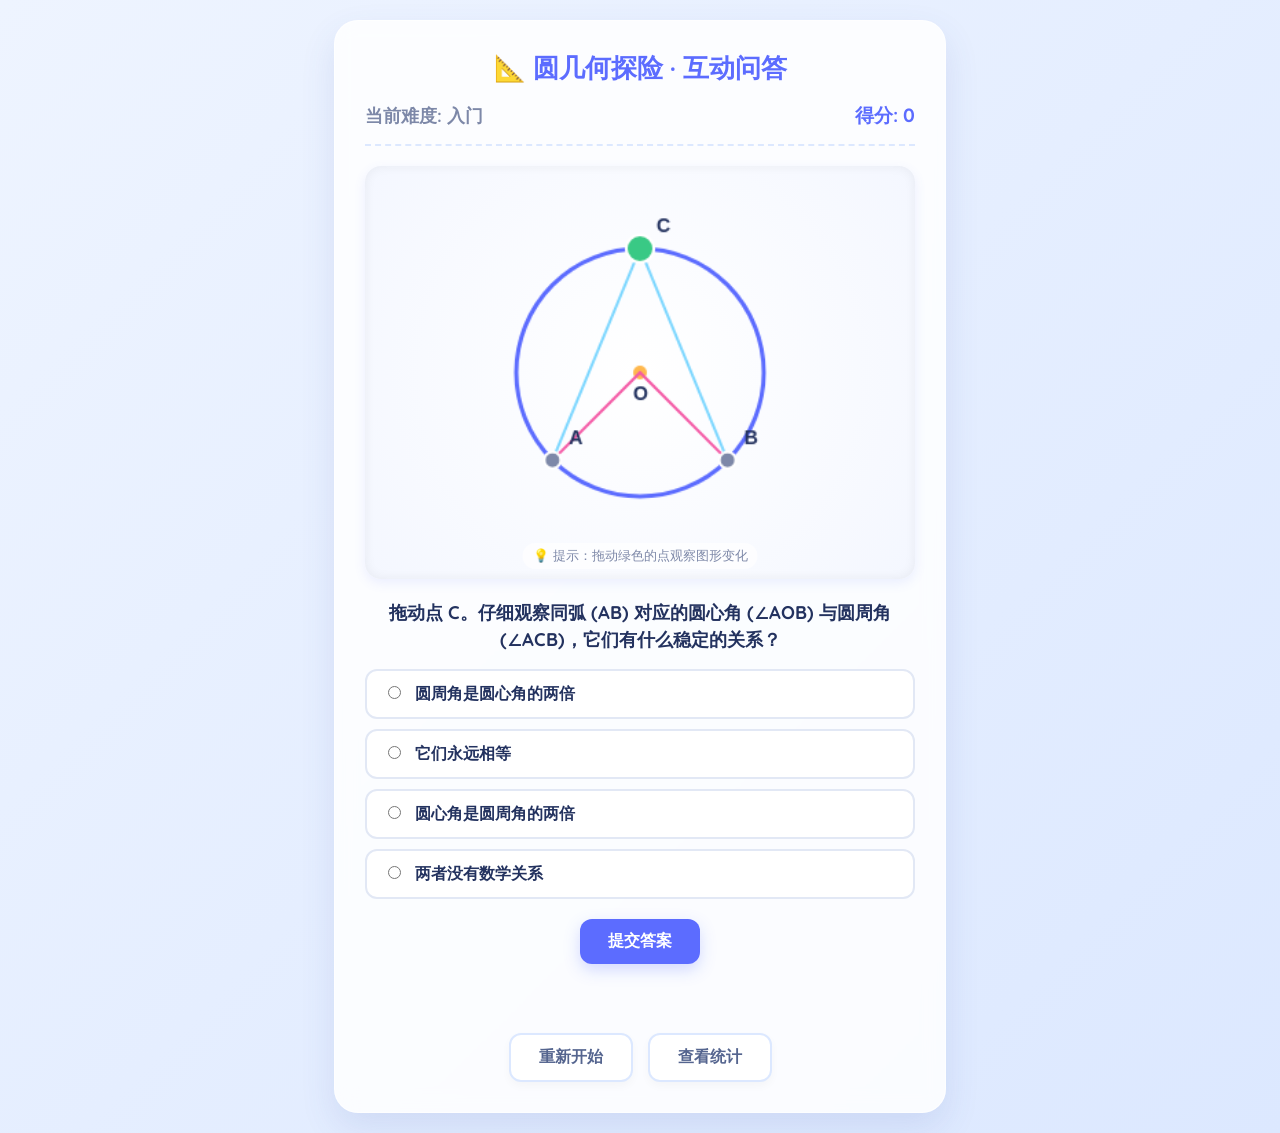
<file: quiz.html>
<!DOCTYPE html>
<html lang="zh-CN">
<head>
    <meta charset="UTF-8">
    <meta name="viewport" content="width=device-width, initial-scale=1.0">
    <title>圆几何探险 · 互动问答</title>
    <link rel="stylesheet" href="style.css">
    <link href="https://fonts.googleapis.com/css2?family=Quicksand:wght@400;700;800&display=swap" rel="stylesheet">
</head>
<body>
    <div class="game-box">
        <h1>📐 圆几何探险 · 互动问答</h1>
        
        <div class="header-info">
            <h2 id="level">当前难度: 入门</h2>
            <p id="score">得分: 0</p>
        </div>

        <div class="canvas-container">
            <canvas id="geomCanvas" width="400" height="300"></canvas>
            <div class="canvas-tip">💡 提示：拖动绿色的点观察图形变化</div>
        </div>

        <h3 id="question">题目加载中...</h3>
        <div id="answers"></div>

        <div class="action-buttons">
            <button onclick="submitAnswer()" id="submitBtn">提交答案</button>
        </div>
        <p id="feedback"></p>

        <div class="control-group">
            <button onclick="resetQuiz()" class="btn-secondary">重新开始</button>
            <button onclick="showStats()" class="btn-secondary">查看统计</button>
        </div>

        <!-- 统计弹窗 -->
        <div id="statsModal" class="modal hidden">
            <div class="modal-content">
                <span class="close" onclick="closeModal()">&times;</span>
                <h3>📊 学习统计</h3>
                <div class="stats-grid">
                    <p>总题目数: <strong id="totalQ">0</strong></p>
                    <p>已答题目: <strong id="answeredQ">0</strong></p>
                    <p>正确率: <strong id="correctRate">0%</strong></p>
                    <p class="highlight">最终得分: <strong id="finalScore">0</strong></p>
                </div>
            </div>
        </div>

        <!-- 难度升级弹窗 -->
        <div id="levelUpModal" class="modal hidden">
            <div class="modal-content">
                <span class="close" onclick="closeLevelUpModal()">&times;</span>
                <h3>🎉 难度升级！</h3>
                <p>恭喜你掌握了入门知识，即将进入进阶难度！</p>
                <button onclick="closeLevelUpModal()" style="margin-top: 20px;">确认</button>
            </div>
        </div>

        <!-- 全部完成弹窗 -->
        <div id="finishModal" class="modal hidden">
            <div class="modal-content">
                <span class="close" onclick="closeFinishModal()">&times;</span>
                <h3>🥳 挑战完成！</h3>
                <p>所有题目已完成，恭喜你掌握圆几何知识！</p>
                <button onclick="resetQuiz(); closeFinishModal()" style="margin-top: 20px;">重新挑战</button>
            </div>
        </div>
    </div>

    <script src="quiz.js"></script>
</body>
</html>
</file>
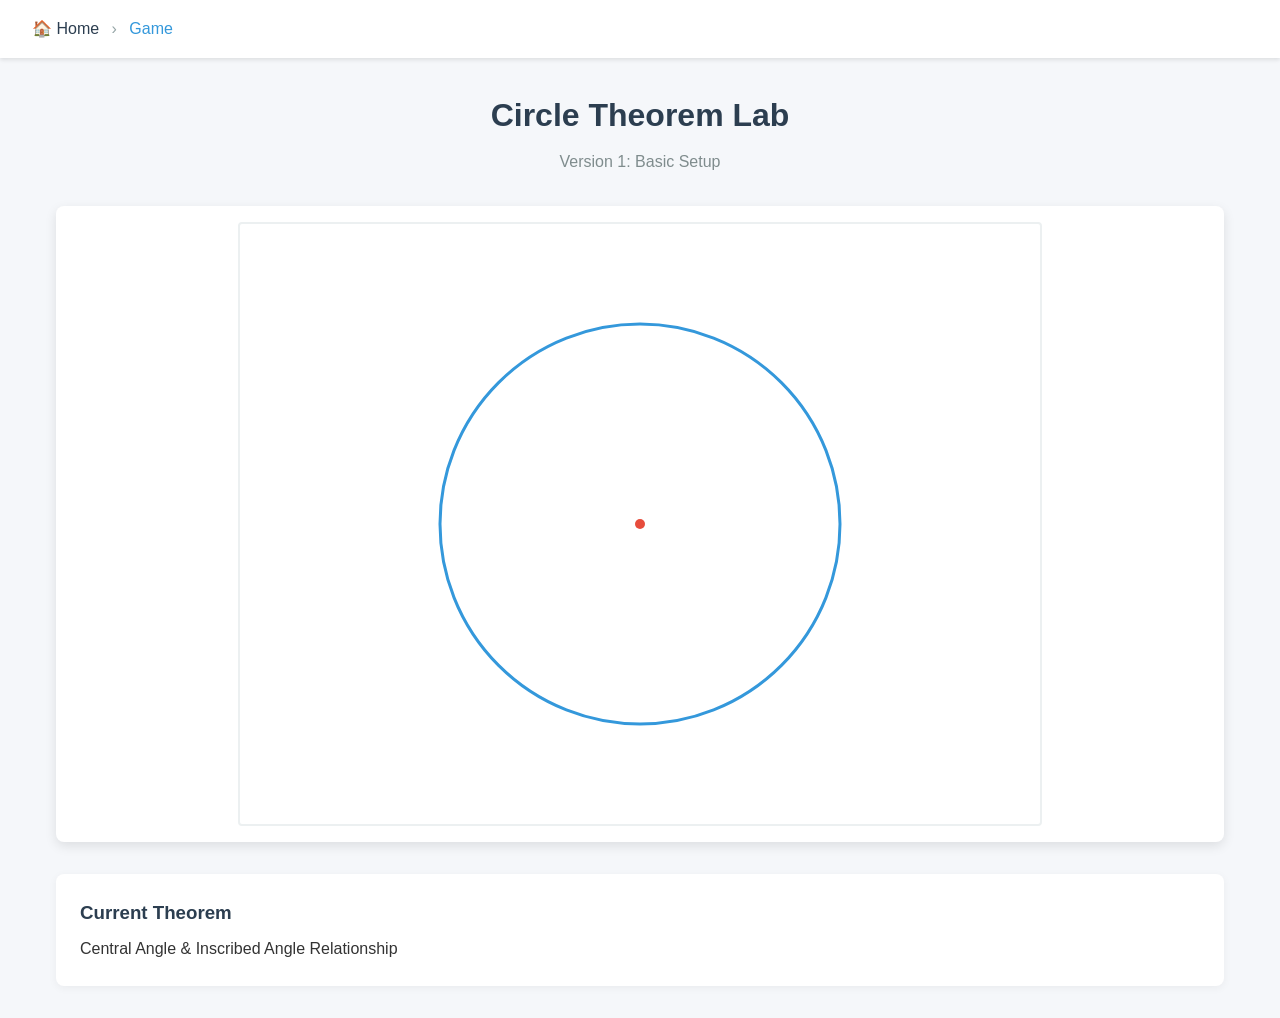
<file: v1.html>
<!DOCTYPE html>
<html lang="en">
<head>
    <meta charset="UTF-8">
    <meta name="viewport" content="width=device-width, initial-scale=1.0">
    <title>Circle Geometry Game - V1</title>
    <link rel="stylesheet" href="v1style.css">
</head>
<body>
    <!-- 面包屑导航（课程要求必须实现） -->
    <nav class="breadcrumb">
        <a href="../index.html" class="home-link">🏠 Home</a>
        <span class="separator">›</span>
        <span class="current">Game</span>
    </nav>

    <div class="game-container">
        <header class="game-header">
            <h1>Circle Theorem Lab</h1>
            <p class="subtitle">Version 1: Basic Setup</p>
        </header>

        <div class="canvas-wrapper">
            <canvas id="gameCanvas" width="800" height="600"></canvas>
        </div>

        <div class="info-panel">
            <h3>Current Theorem</h3>
            <p>Central Angle & Inscribed Angle Relationship</p>
        </div>
    </div>

    <script src="v1script.js"></script>
</body>
</html>
</file>
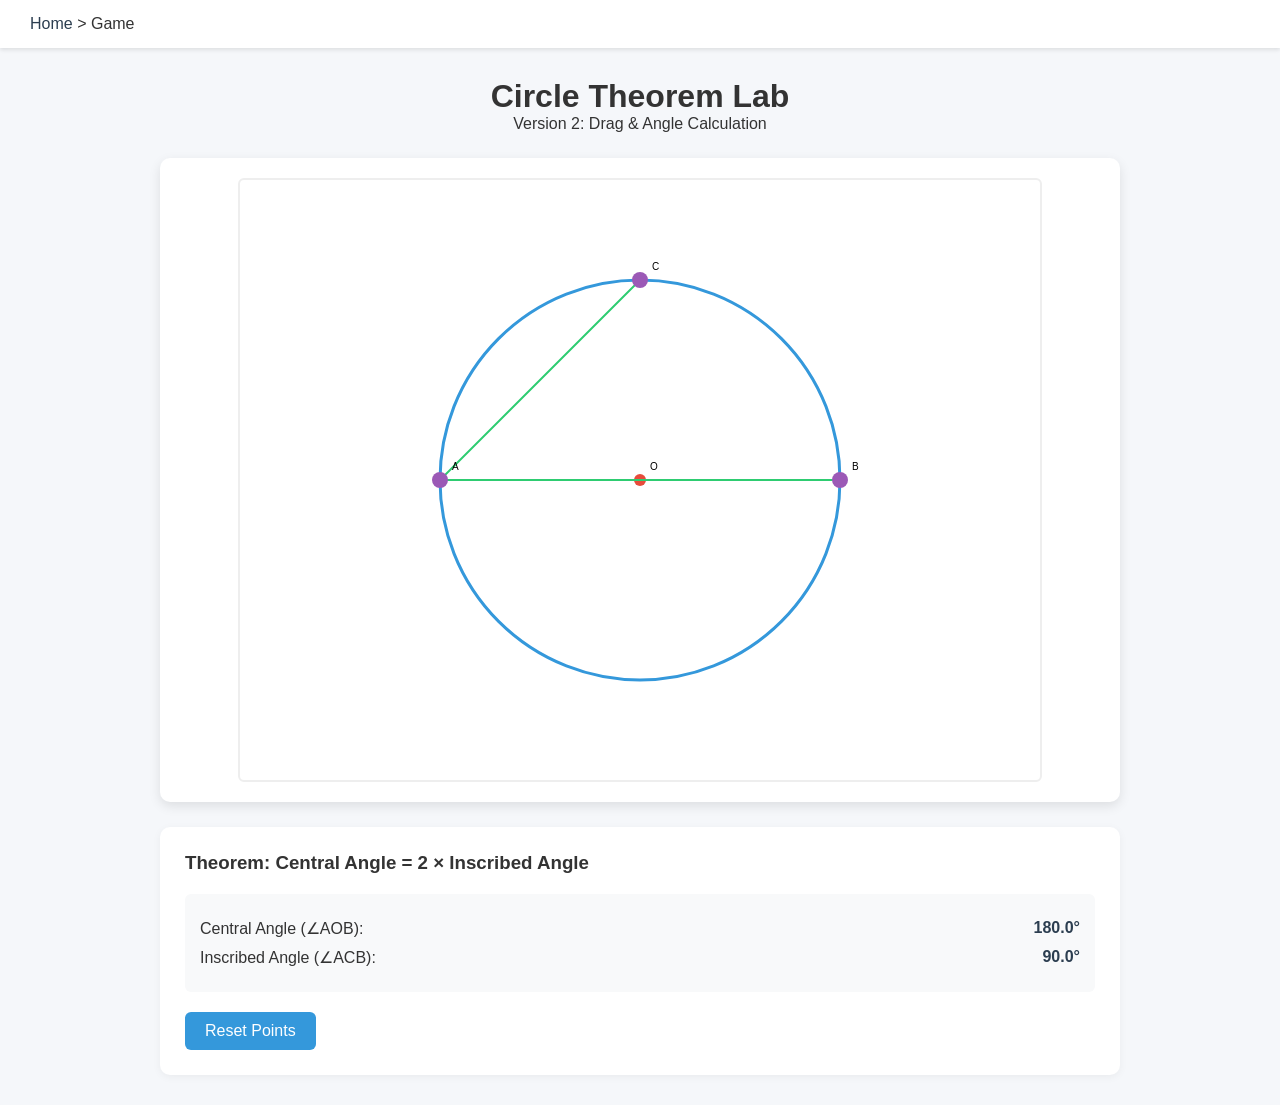
<file: v2.html>
<!DOCTYPE html>
<html lang="en">
<head>
    <meta charset="UTF-8">
    <meta name="viewport" content="width=device-width, initial-scale=1.0">
    <title>Circle Theorem Game - V2</title>
    <link rel="stylesheet" href="v2style.css">
</head>
<body>
    <nav class="breadcrumb">
        <a href="../index.html">Home</a>
        <span> > </span>
        <span>Game</span>
    </nav>

    <div class="game-container">
        <header class="game-header">
            <h1>Circle Theorem Lab</h1>
            <p>Version 2: Drag & Angle Calculation</p>
        </header>

        <div class="canvas-wrapper">
            <canvas id="gameCanvas" width="800" height="600"></canvas>
        </div>

        <div class="info-panel">
            <h3>Theorem: Central Angle = 2 × Inscribed Angle</h3>

            <div class="angle-display">
                <div class="item">
                    <span>Central Angle (∠AOB):</span>
                    <span id="centralAngle">0°</span>
                </div>
                <div class="item">
                    <span>Inscribed Angle (∠ACB):</span>
                    <span id="inscribedAngle">0°</span>
                </div>
            </div>

            <button id="resetBtn" class="btn">Reset Points</button>
        </div>
    </div>

    <script src="v2script.js"></script>
</body>
</html>
</file>
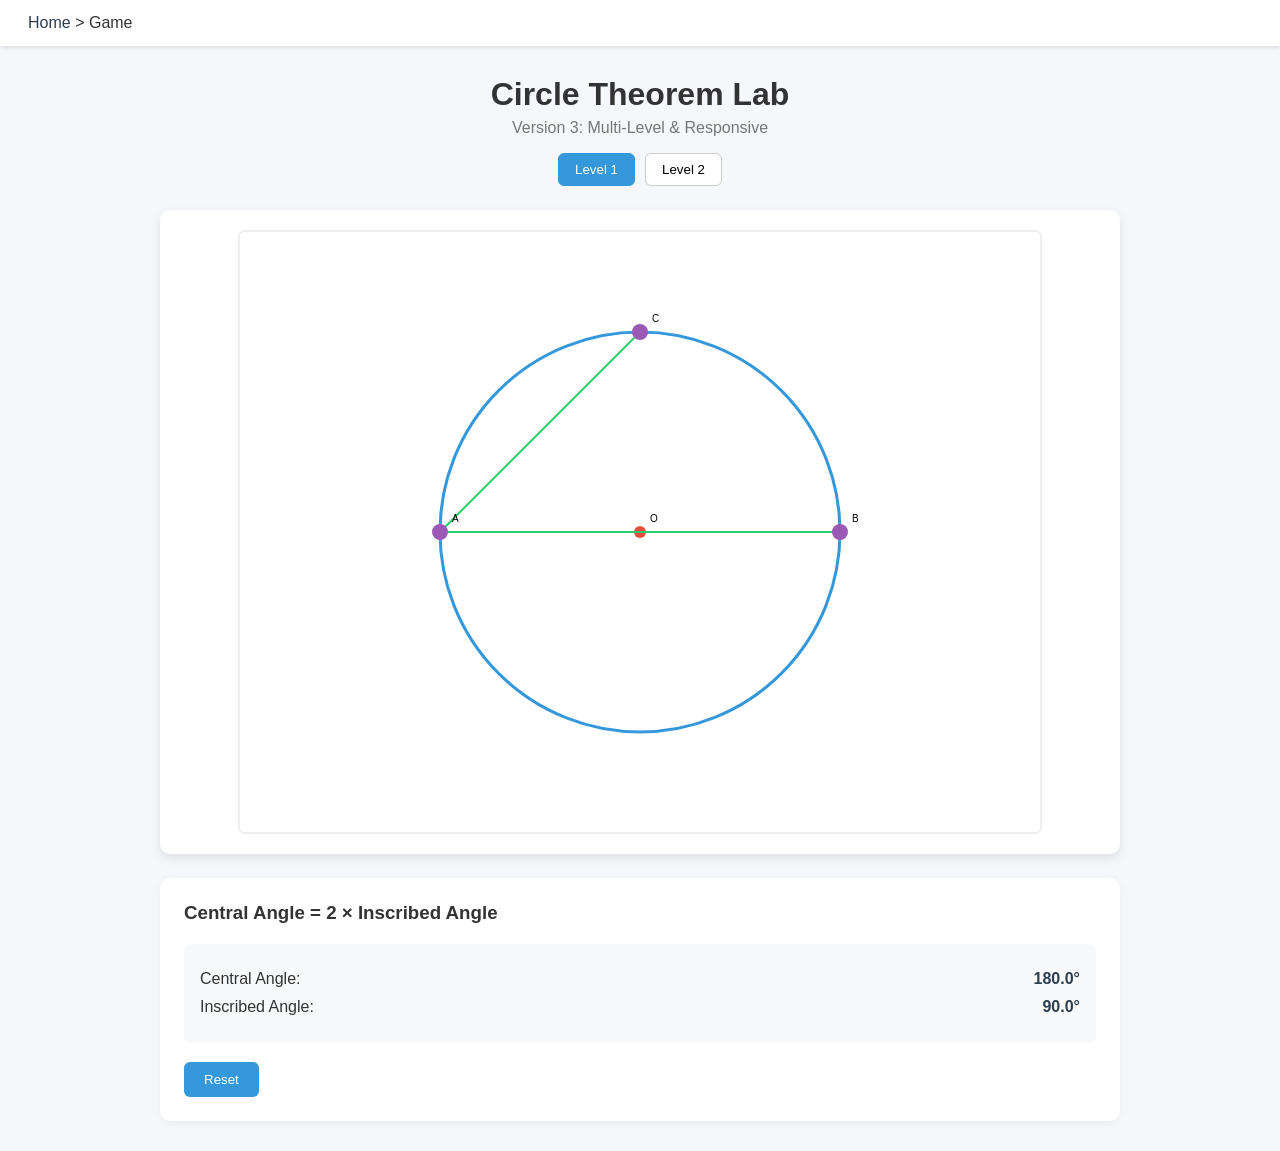
<file: v3.html>
<!DOCTYPE html>
<html lang="en">
<head>
    <meta charset="UTF-8">
    <meta name="viewport" content="width=device-width, initial-scale=1.0">
<title>Circle Theorem Game - V3</title>
    <link rel="stylesheet" href="v3style.css">
</head>
<body>
    <nav class="breadcrumb">
        <a href="../index.html">Home</a>
        <span> > </span>
        <span>Game</span>
    </nav>

    <div class="game-container">
        <header class="game-header">
            <h1>Circle Theorem Lab</h1>
            <p>Version 3: Multi‑Level & Responsive</p>
            <div class="level-tabs">
                <button class="level-btn active" data-level="1">Level 1</button>
                <button class="level-btn" data-level="2">Level 2</button>
            </div>
        </header>

        <div class="canvas-wrapper">
            <canvas id="gameCanvas" width="800" height="600"></canvas>
        </div>

        <div class="info-panel">
            <h3 id="theoremTitle">Central Angle = 2 × Inscribed Angle</h3>

            <div class="angle-display">
                <div class="item">
                    <span>Central Angle:</span>
                    <span id="centralAngle">0°</span>
                </div>
                <div class="item">
                    <span>Inscribed Angle:</span>
                    <span id="inscribedAngle">0°</span>
                </div>
            </div>

            <button id="resetBtn" class="btn">Reset</button>
        </div>
    </div>

    <script src="v3script.js"></script>
</body>
</html>
</file>
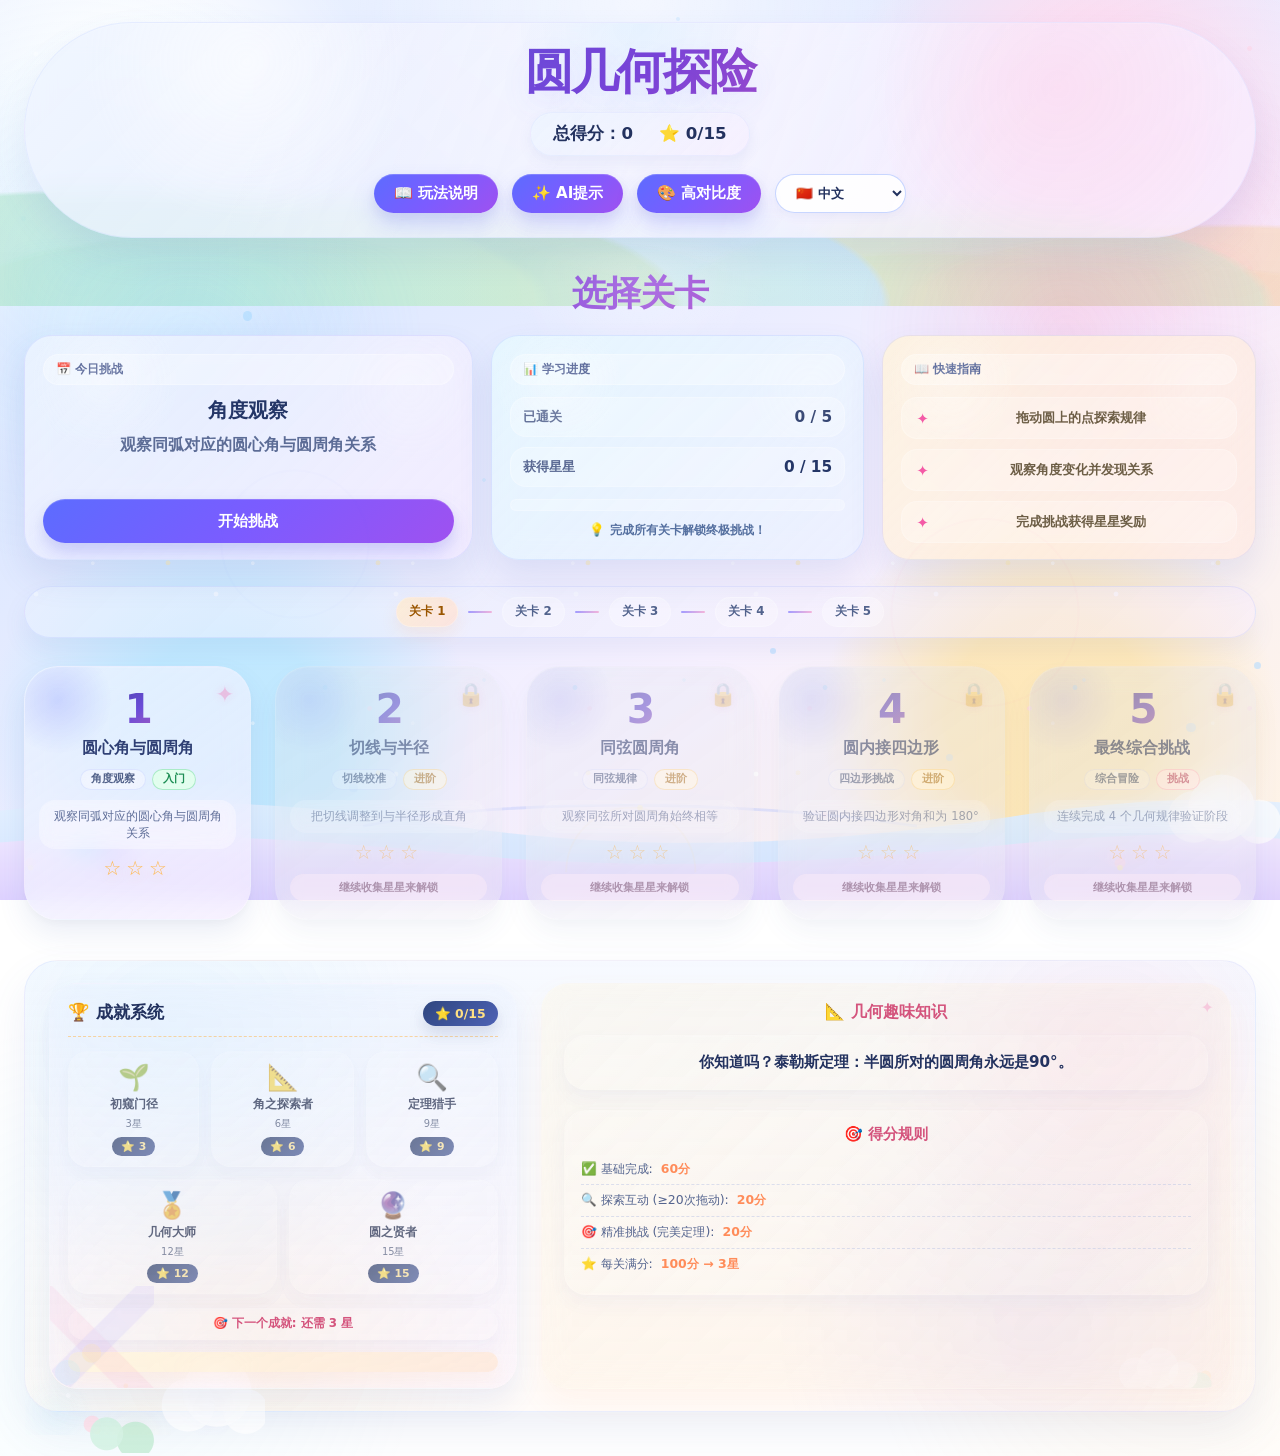
<file: v4.html>
<!DOCTYPE html>
<!---1-->
<html lang="zh-CN">
<head>
    <meta charset="UTF-8">
    <meta name="viewport" content="width=device-width, initial-scale=1.0, user-scalable=no, viewport-fit=cover">
    <title>圆几何探险 · 定理工坊（满分优化版）</title>
    <link rel="stylesheet" href="v4style2.css">
</head>
<body>
    <div id="levelThemeBg"></div>
<div class="game-container">
    <header class="game-header">
        <h1 id="gameTitle">⚡ 圆几何探险 · 定理游乐园 ⚡</h1>
        <div class="score-board">
            <span id="totalScoreText">🏆 总得分：0</span>
            <span id="starCount">⭐ 0/15</span>
        </div>
        <div class="control-group">
            <button id="howToPlayBtn">📖 玩法说明</button>
            <button id="aiHintBtn">✨ AI提示</button>
            <button id="contrastBtn">🎨 高对比度</button>
            <select id="langSelect">
                <option value="zh" selected>🇨🇳 中文</option>
                <option value="en">🇬🇧 English</option>
            </select>
        </div>
    </header>

    <div id="levelSelect" class="level-select">
        <h2 id="selectTitle">🗺️ 选择关卡 · 开启几何之旅</h2>
       <div class="explore-hub" id="exploreHub">
    <div class="hero-panel today-panel">
        <div class="hero-badge" id="todayBadge">📅 今日挑战</div>
        <h3 id="todayTitle">角度观察</h3>
        <p id="todayDesc">观察同弧对应的圆心角与圆周角关系</p>
        <button id="todayChallengeBtn">开始挑战</button>
    </div>

    <div class="hero-panel progress-panel">
        <div class="hero-badge" id="progressBadge">📊 学习进度</div>
        <div class="progress-stats">
            <div class="progress-item">
                <span class="progress-label" id="levelProgressLabel">已通关</span>
                <strong id="levelProgressText">0 / 5</strong>
            </div>
            <div class="progress-item">
                <span class="progress-label" id="starProgressLabel">获得星星</span>
                <strong id="starProgressText">0 / 15</strong>
            </div>
        </div>
        <div class="progress-bar">
            <div class="progress-fill" id="progressFill"></div>
        </div>
        <div class="progress-tip" id="progressTip">💡 完成所有关卡解锁终极挑战！</div>
    </div>

    <div class="hero-panel guide-panel">
        <div class="hero-badge" id="guideBadge">📖 快速指南</div>
        <ul class="quick-guide">
            <li id="guideItem1">拖动圆上的点探索规律</li>
            <li id="guideItem2">观察角度变化并发现关系</li>
            <li id="guideItem3">完成挑战获得星星奖励</li>
        </ul>
    </div>
</div>

<div class="level-path-strip" id="levelPathStrip">
    <span class="path-node active" id="pathNode0">关卡 1</span>
    <span class="path-line"></span>
    <span class="path-node" id="pathNode1">关卡 2</span>
    <span class="path-line"></span>
    <span class="path-node" id="pathNode2">关卡 3</span>
    <span class="path-line"></span>
    <span class="path-node" id="pathNode3">关卡 4</span>
    <span class="path-line"></span>
    <span class="path-node" id="pathNode4">关卡 5</span>
</div>
        <div class="level-grid" id="levelGrid"></div>

        <div class="footer-rich">
            <div class="achievements-compact">
                <div class="compact-header">
                    <span id="achievementsTitle">🏆 成就系统</span>
                    <span class="stars-progress-small" id="starsTotalDisplay">⭐ 0/15</span>
                </div>
                <div class="compact-grid" id="achievementsList"></div>
                <div class="next-achievement-hint" id="nextAchievementHint"></div>
            </div>
            <div class="fun-facts-side">
                <div class="fun-facts-header" id="funFactsHeader">📐 几何趣味知识</div>
                <div class="fun-fact-content" id="sideFact">
                    你知道吗？泰勒斯发现半圆所对的圆周角永远是90°。
                </div>
                <div class="scoring-rules" id="scoringRulesPanel">
                    <div class="scoring-header" id="scoringHeader">🎯 得分规则</div>
                    <ul class="scoring-list" id="scoringList">
                        <li>✅ 基础完成: <strong>60分</strong></li>
                        <li>🔍 探索互动 (≥20次拖动): <strong>20分</strong></li>
                        <li>🎯 精准挑战 (完美定理): <strong>20分</strong></li>
                        <li>⭐ 每关满分: <strong>100分 → 3星</strong></li>
                    </ul>
                </div>
            </div>
        </div>
    </div>

    <div id="gameScreen" class="game-screen hidden">
        <div class="game-top">
            <button id="backBtn">↩️ 返回</button>
            <h3 id="levelTitle">关卡1</h3>
            <div class="level-info">
                <span id="currentScore">🎯 得分：0</span>
                <span id="levelStar">☆☆☆</span>
            </div>
        </div>

        <div class="mission-box">
            <h4 id="missionTitle">📌 任务</h4>
            <p id="missionDesc">拖动点完成挑战</p>
        </div>

        <div class="canvas-container">
            <canvas id="gameCanvas" width="800" height="600"></canvas>
            <div id="popFeedback" class="pop-feedback hidden">+10</div>
        </div>

        <div class="info-box">
            <div id="theoremDesc" class="theorem-box">📐 定理展示</div>
            <div id="aiHintBox" class="hint-box hidden"></div>
            <div class="data-panel" id="dataDisplay"></div>
            <div class="btn-group">
                <button id="submitBtn">✅ 提交挑战</button>
                <button id="resetLevelBtn">🔄 重置关卡</button>
            </div>
        </div>
    </div>

    <div id="resultModal" class="modal hidden">
        <div class="modal-content">
            <h2 id="resultTitle">🎉 关卡完成 🎉</h2>
            <div id="resultStar">⭐⭐⭐</div>
            <p id="resultScore">🏅 最终得分：100</p>
            <p id="resultDesc">✨ 恭喜你完成挑战 ✨</p>
            <button id="nextLevelBtn">🚀 下一关</button>
            <button id="backToSelectBtn">🗂️ 返回关卡选择</button>
        </div>
    </div>

    <div id="ruleModal" class="modal hidden">
        <div class="modal-content">
            <span class="close">&times;</span>
            <h2 id="ruleTitle">🎈 玩法说明</h2>
            <div id="ruleContent"></div>
        </div>
    </div>
</div>

<script src="v4script.js"></script>
</body>
</html>
</file>
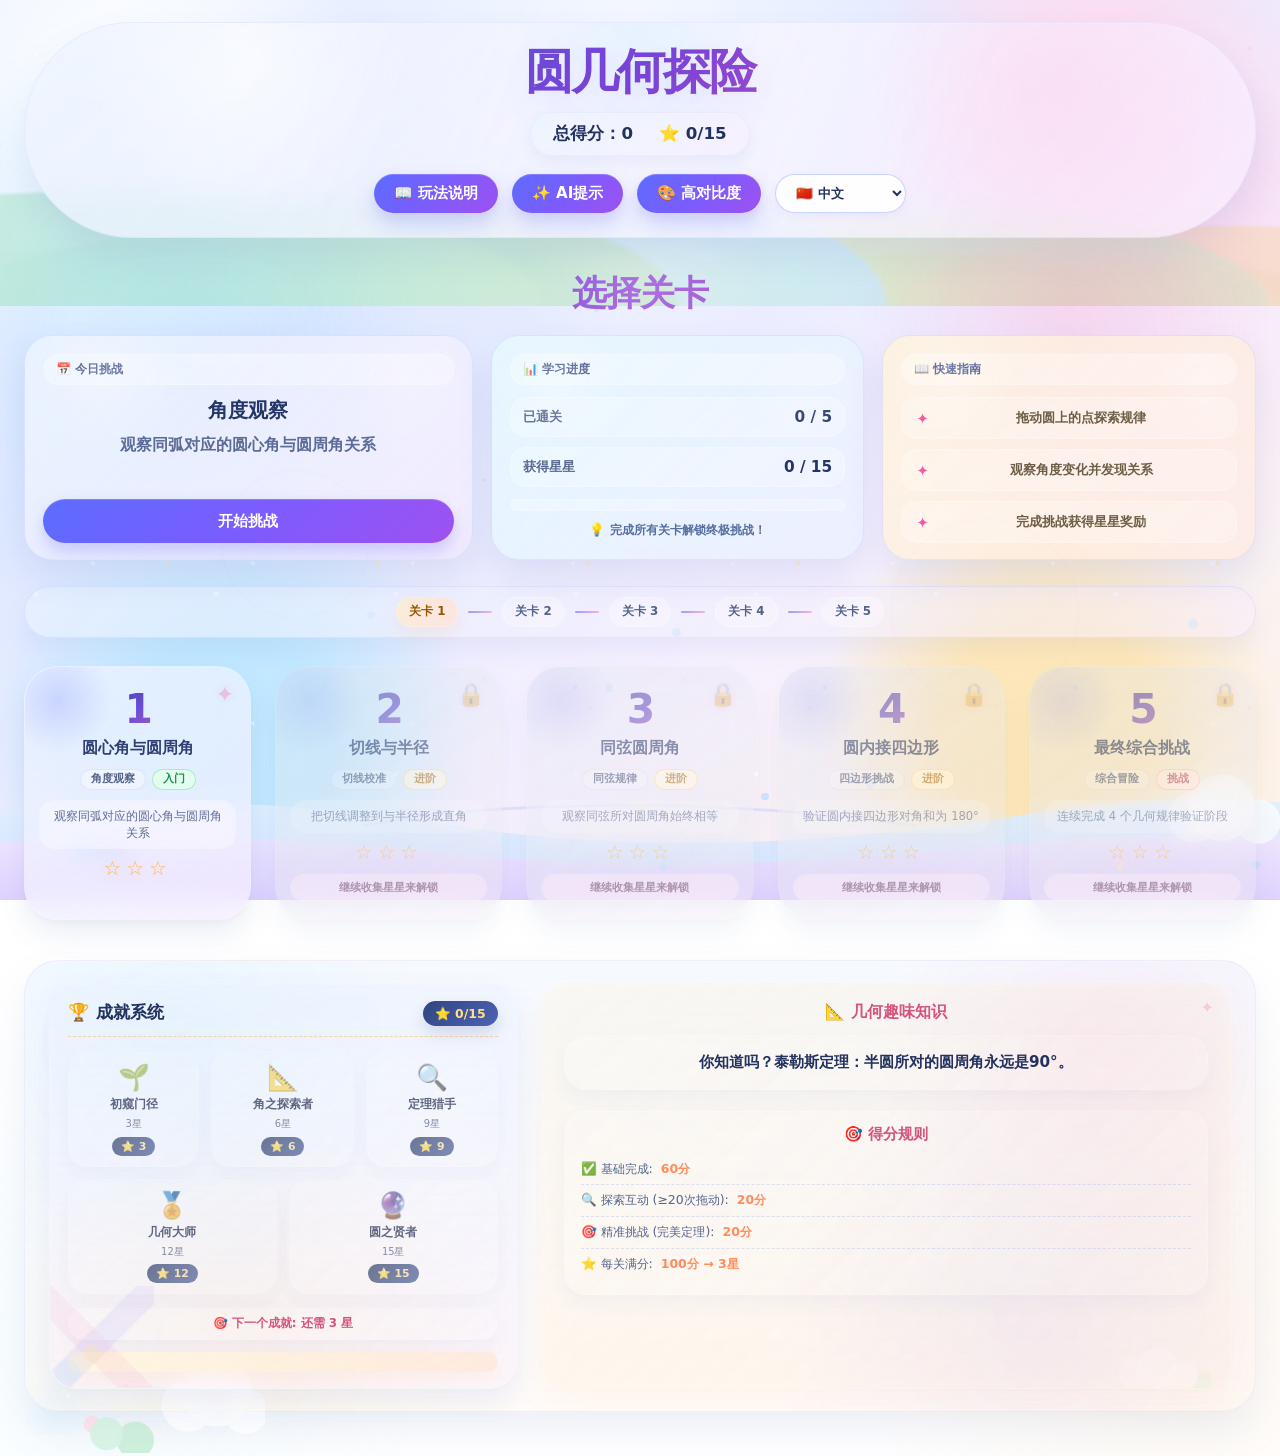
<file: v4_copy.html>
<!DOCTYPE html>
<!---1-->
<html lang="zh-CN">
<head>
    <meta charset="UTF-8">
    <meta name="viewport" content="width=device-width, initial-scale=1.0, user-scalable=no, viewport-fit=cover">
    <title>圆几何探险 · 定理工坊（满分优化版）</title>
    <link rel="stylesheet" href="v4style2.css">
</head>
<body>
    <div id="levelThemeBg"></div>
<div class="game-container">
    <header class="game-header">
        <h1 id="gameTitle">⚡ 圆几何探险 · 定理游乐园 ⚡</h1>
        <div class="score-board">
            <span id="totalScoreText">🏆 总得分：0</span>
            <span id="starCount">⭐ 0/15</span>
        </div>
        <div class="control-group">
            <button id="howToPlayBtn">📖 玩法说明</button>
            <button id="aiHintBtn">✨ AI提示</button>
            <button id="contrastBtn">🎨 高对比度</button>
            <select id="langSelect">
                <option value="zh" selected>🇨🇳 中文</option>
                <option value="en">🇬🇧 English</option>
            </select>
        </div>
    </header>

    <div id="levelSelect" class="level-select">
        <h2 id="selectTitle">🗺️ 选择关卡 · 开启几何之旅</h2>
       <div class="explore-hub" id="exploreHub">
    <div class="hero-panel today-panel">
        <div class="hero-badge" id="todayBadge">📅 今日挑战</div>
        <h3 id="todayTitle">角度观察</h3>
        <p id="todayDesc">观察同弧对应的圆心角与圆周角关系</p>
        <button id="todayChallengeBtn">开始挑战</button>
    </div>

    <div class="hero-panel progress-panel">
        <div class="hero-badge" id="progressBadge">📊 学习进度</div>
        <div class="progress-stats">
            <div class="progress-item">
                <span class="progress-label" id="levelProgressLabel">已通关</span>
                <strong id="levelProgressText">0 / 5</strong>
            </div>
            <div class="progress-item">
                <span class="progress-label" id="starProgressLabel">获得星星</span>
                <strong id="starProgressText">0 / 15</strong>
            </div>
        </div>
        <div class="progress-bar">
            <div class="progress-fill" id="progressFill"></div>
        </div>
        <div class="progress-tip" id="progressTip">💡 完成所有关卡解锁终极挑战！</div>
    </div>

    <div class="hero-panel guide-panel">
        <div class="hero-badge" id="guideBadge">📖 快速指南</div>
        <ul class="quick-guide">
            <li id="guideItem1">拖动圆上的点探索规律</li>
            <li id="guideItem2">观察角度变化并发现关系</li>
            <li id="guideItem3">完成挑战获得星星奖励</li>
        </ul>
    </div>
</div>

<div class="level-path-strip" id="levelPathStrip">
    <span class="path-node active" id="pathNode0">关卡 1</span>
    <span class="path-line"></span>
    <span class="path-node" id="pathNode1">关卡 2</span>
    <span class="path-line"></span>
    <span class="path-node" id="pathNode2">关卡 3</span>
    <span class="path-line"></span>
    <span class="path-node" id="pathNode3">关卡 4</span>
    <span class="path-line"></span>
    <span class="path-node" id="pathNode4">关卡 5</span>
</div>
        <div class="level-grid" id="levelGrid"></div>

        <div class="footer-rich">
            <div class="achievements-compact">
                <div class="compact-header">
                    <span id="achievementsTitle">🏆 成就系统</span>
                    <span class="stars-progress-small" id="starsTotalDisplay">⭐ 0/15</span>
                </div>
                <div class="compact-grid" id="achievementsList"></div>
                <div class="next-achievement-hint" id="nextAchievementHint"></div>
            </div>
            <div class="fun-facts-side">
                <div class="fun-facts-header" id="funFactsHeader">📐 几何趣味知识</div>
                <div class="fun-fact-content" id="sideFact">
                    你知道吗？泰勒斯发现半圆所对的圆周角永远是90°。
                </div>
                <div class="scoring-rules" id="scoringRulesPanel">
                    <div class="scoring-header" id="scoringHeader">🎯 得分规则</div>
                    <ul class="scoring-list" id="scoringList">
                        <li>✅ 基础完成: <strong>60分</strong></li>
                        <li>🔍 探索互动 (≥20次拖动): <strong>20分</strong></li>
                        <li>🎯 精准挑战 (完美定理): <strong>20分</strong></li>
                        <li>⭐ 每关满分: <strong>100分 → 3星</strong></li>
                    </ul>
                </div>
            </div>
        </div>
    </div>

    <div id="gameScreen" class="game-screen hidden">
        <div class="game-top">
            <button id="backBtn">↩️ 返回</button>
            <h3 id="levelTitle">关卡1</h3>
            <div class="level-info">
                <span id="currentScore">🎯 得分：0</span>
                <span id="levelStar">☆☆☆</span>
            </div>
        </div>

        <div class="mission-box">
            <h4 id="missionTitle">📌 任务</h4>
            <p id="missionDesc">拖动点完成挑战</p>
        </div>

        <div class="canvas-container">
            <canvas id="gameCanvas" width="800" height="600"></canvas>
            <div id="popFeedback" class="pop-feedback hidden">+10</div>
        </div>

        <div class="info-box">
            <div id="theoremDesc" class="theorem-box">📐 定理展示</div>
            <div id="aiHintBox" class="hint-box hidden"></div>
            <div class="data-panel" id="dataDisplay"></div>
            <div class="btn-group">
                <button id="submitBtn">✅ 提交挑战</button>
                <button id="resetLevelBtn">🔄 重置关卡</button>
            </div>
        </div>
    </div>

    <div id="resultModal" class="modal hidden">
        <div class="modal-content">
            <h2 id="resultTitle">🎉 关卡完成 🎉</h2>
            <div id="resultStar">⭐⭐⭐</div>
            <p id="resultScore">🏅 最终得分：100</p>
            <p id="resultDesc">✨ 恭喜你完成挑战 ✨</p>
            <button id="nextLevelBtn">🚀 下一关</button>
            <button id="backToSelectBtn">🗂️ 返回关卡选择</button>
        </div>
    </div>

    <div id="ruleModal" class="modal hidden">
        <div class="modal-content">
            <span class="close">&times;</span>
            <h2 id="ruleTitle">🎈 玩法说明</h2>
            <div id="ruleContent"></div>
        </div>
    </div>
</div>

<script src="v4script.js"></script>
</body>
</html>
</file>
<file: styles/template.css>
/* =========================================
   CirCleLearning - Universal Template Styles
   ========================================= */

:root {
  /* Theme Colors */
  --theme-primary: #5c6cff;
  --theme-secondary: #7b5cff;
  --theme-pink: #f45aa6;
  --theme-gold: #ffb84d;
  --theme-green: #39c985;
  --theme-cyan: #7ed7ff;
  
  /* Background Colors - Light Mode */
  --bg-gradient-start: #edf3ff;
  --bg-gradient-mid: #dfe9ff;
  --bg-gradient-end: #f7f1ff;
  --bg-card: #ffffff;
  --bg-surface: #fafbfc;
  --bg-hover: #f0f4ff;
  
  /* Text Colors - Light Mode */
  --text-primary: #23325f;
  --text-secondary: #55658f;
  --text-muted: #7d88a8;
  --text-inverse: #ffffff;
  
  /* Border & Shadow - Light Mode */
  --border-color: rgba(132, 152, 255, 0.16);
  --border-light: rgba(132, 152, 255, 0.16);
  --shadow-sm: 0 8px 20px rgba(88, 110, 196, 0.1);
  --shadow-md: 0 14px 32px rgba(88, 110, 196, 0.14);
  --shadow-lg: 0 24px 48px rgba(88, 110, 196, 0.18);
  
  /* Dark Mode Colors */
  --dark-bg-body: #0a0a0f;
  --dark-bg-card: #14141f;
  --dark-bg-surface: #1a1a24;
  --dark-bg-hover: #252532;
  
  --dark-text-primary: #ffffff;
  --dark-text-secondary: #a0a8c0;
  --dark-text-muted: #6b728a;
  --dark-text-inverse: #0a0a0f;
  
  --dark-border-color: rgba(255, 255, 255, 0.1);
  --dark-border-light: rgba(255, 255, 255, 0.08);
  --dark-shadow-sm: 0 8px 20px rgba(0, 0, 0, 0.3);
  --dark-shadow-md: 0 14px 32px rgba(0, 0, 0, 0.4);
  --dark-shadow-lg: 0 24px 48px rgba(0, 0, 0, 0.5);
  
  --dark-accent-gold: #ffd700;
  --dark-accent-cyan: #00ffff;
  --dark-accent-green: #00ff88;
  --dark-accent-red: #ff4444;
  
  /* Border Radius */
  --radius-sm: 16px;
  --radius-md: 24px;
  --radius-lg: 32px;
  --radius-xl: 44px;
  
  /* Typography */
  --font-family: 'Inter', 'PingFang SC', 'Microsoft YaHei', system-ui, sans-serif;
  --font-size-xs: 0.85rem;
  --font-size-sm: 0.95rem;
  --font-size-base: 1rem;
  --font-size-lg: 1.15rem;
  --font-size-xl: 1.35rem;
  --font-size-2xl: 1.6rem;
  --font-size-3xl: 2rem;
  
  /* Transitions */
  --transition-fast: 0.15s ease;
  --transition-normal: 0.25s ease;
  --transition-slow: 0.35s ease;
}

/* =========================================
   Global Reset & Base Styles
   ========================================= */

* {
  margin: 0;
  padding: 0;
  box-sizing: border-box;
}

html {
  scroll-behavior: smooth;
}

body {
  font-family: var(--font-family);
  font-size: var(--font-size-base);
  line-height: 1.6;
  color: var(--text-primary);
  background: 
    radial-gradient(circle at 10% 14%, rgba(255,255,255,0.92) 0 7%, transparent 18%),
    radial-gradient(circle at 85% 12%, rgba(255,220,239,0.82) 0 7%, transparent 18%),
    radial-gradient(circle at 82% 80%, rgba(255,228,164,0.72) 0 8%, transparent 18%),
    radial-gradient(circle at 18% 82%, rgba(177,231,255,0.72) 0 8%, transparent 19%),
    linear-gradient(145deg, var(--bg-gradient-start) 0%, var(--bg-gradient-mid) 30%, var(--bg-gradient-end) 100%);
  background-attachment: fixed;
  min-height: 100vh;
}

/* =========================================
   Typography
   ========================================= */

h1, h2, h3, h4, h5, h6 {
  font-weight: 800;
  line-height: 1.15;
  color: var(--text-primary);
  margin-bottom: 1rem;
}

h1 { font-size: clamp(2rem, 5vw, 3.5rem); }
h2 { font-size: clamp(1.5rem, 3vw, 2.2rem); }
h3 { font-size: clamp(1.25rem, 2vw, 1.6rem); }
h4 { font-size: var(--font-size-xl); }

p {
  color: var(--text-secondary);
  margin-bottom: 1rem;
}

a {
  color: var(--theme-primary);
  text-decoration: none;
  transition: color var(--transition-fast);
}

a:hover {
  color: var(--theme-secondary);
}

/* =========================================
   Container
   ========================================= */

.container {
  max-width: 1400px;
  margin: 0 auto;
  padding: 24px;
}

/* =========================================
   Header Components
   ========================================= */

.header {
  display: flex;
  justify-content: space-between;
  align-items: center;
  padding: 16px 24px;
  border-radius: var(--radius-lg);
  background: linear-gradient(135deg, rgba(255,255,255,0.84), rgba(247,236,255,0.72));
  border: 1px solid var(--border-light);
  box-shadow: var(--shadow-md);
  backdrop-filter: blur(12px);
  -webkit-backdrop-filter: blur(12px);
  margin-bottom: 32px;
}

.brand {
  display: flex;
  align-items: center;
  gap: 14px;
}

.brand-logo {
  width: 44px;
  height: 44px;
  border-radius: 14px;
  background: linear-gradient(135deg, var(--theme-primary), var(--theme-secondary));
  display: flex;
  align-items: center;
  justify-content: center;
  color: white;
  font-size: 20px;
  font-weight: bold;
}

.brand-title {
  font-size: var(--font-size-xl);
  font-weight: 800;
  background: linear-gradient(135deg, var(--theme-primary), var(--theme-secondary), var(--theme-pink));
  background-clip: text;
  -webkit-background-clip: text;
  color: transparent;
}

.nav-links {
  display: flex;
  gap: 16px;
}

.nav-links a {
  padding: 10px 20px;
  border-radius: 999px;
  font-weight: 600;
  color: var(--text-primary);
  transition: all var(--transition-normal);
  background: rgba(255,255,255,0.6);
}

.nav-links a:hover,
.nav-links a.active {
  background: linear-gradient(135deg, var(--theme-primary), var(--theme-secondary));
  color: white;
  transform: translateY(-2px);
  box-shadow: 0 8px 20px rgba(92, 108, 255, 0.3);
}

.header-actions {
  display: flex;
  gap: 12px;
}

.header-actions button {
  padding: 10px 18px;
  border: none;
  border-radius: 999px;
  font-weight: 600;
  cursor: pointer;
  transition: all var(--transition-normal);
}

.btn-lang {
  background: rgba(255,255,255,0.7);
  color: var(--text-primary);
  border: 1px solid rgba(132, 152, 255, 0.3);
}

.btn-mode {
  background: linear-gradient(135deg, var(--theme-gold), #ff9a62);
  color: white;
}

.header-actions button:hover {
  transform: translateY(-2px);
  box-shadow: 0 8px 18px rgba(0,0,0,0.12);
}

/* =========================================
   Buttons
   ========================================= */

.btn {
  display: inline-flex;
  align-items: center;
  justify-content: center;
  padding: 12px 28px;
  border: none;
  border-radius: 999px;
  font-weight: 700;
  font-size: var(--font-size-base);
  cursor: pointer;
  transition: all var(--transition-normal);
  text-align: center;
}

.btn-primary {
  background: linear-gradient(135deg, var(--theme-primary), var(--theme-secondary));
  color: white;
  box-shadow: 0 10px 22px rgba(92, 108, 255, 0.28);
}

.btn-primary:hover {
  transform: translateY(-3px) scale(1.02);
  box-shadow: 0 16px 30px rgba(92, 108, 255, 0.35);
}

.btn-secondary {
  background: rgba(255,255,255,0.8);
  color: var(--theme-primary);
  border: 2px solid var(--theme-primary);
}

.btn-secondary:hover {
  background: var(--theme-primary);
  color: white;
  transform: translateY(-3px);
}

.btn-outline {
  background: transparent;
  color: var(--theme-primary);
  border: 2px solid var(--theme-primary);
}

.btn-outline:hover {
  background: var(--theme-primary);
  color: white;
}

.btn-sm {
  padding: 8px 16px;
  font-size: var(--font-size-sm);
}

.btn-lg {
  padding: 16px 40px;
  font-size: var(--font-size-lg);
}

/* =========================================
   Cards
   ========================================= */

.card {
  position: relative;
  padding: 28px;
  border-radius: var(--radius-lg);
  background: linear-gradient(145deg, rgba(255,255,255,0.84), rgba(247,236,255,0.72));
  border: 1px solid var(--border-light);
  box-shadow: var(--shadow-md);
  transition: all var(--transition-normal);
}

.card:hover {
  transform: translateY(-6px);
  box-shadow: var(--shadow-lg);
}

.card-primary {
  background: linear-gradient(135deg, rgba(92, 108, 255, 0.08), rgba(123, 92, 255, 0.06));
}

.card-warning {
  background: linear-gradient(135deg, rgba(255, 246, 207, 0.98), rgba(255, 236, 220, 0.94));
  border-color: rgba(255, 183, 77, 0.22);
}

.card-info {
  background: linear-gradient(145deg, rgba(233,242,255,0.92), rgba(243,234,255,0.84));
  border-color: rgba(128, 146, 255, 0.2);
}

.card-success {
  background: linear-gradient(135deg, rgba(226, 255, 237, 0.9), rgba(200, 255, 219, 0.8));
  border-color: rgba(57, 201, 133, 0.2);
}

/* =========================================
   Forms
   ========================================= */

.form-group {
  margin-bottom: 16px;
}

.form-label {
  display: block;
  margin-bottom: 8px;
  font-weight: 700;
  color: var(--text-primary);
}

.form-control {
  width: 100%;
  padding: 14px 18px;
  border: 1px solid rgba(132, 152, 255, 0.3);
  border-radius: var(--radius-md);
  background: rgba(255,255,255,0.7);
  font-size: var(--font-size-base);
  transition: all var(--transition-fast);
}

.form-control:focus {
  outline: none;
  border-color: var(--theme-primary);
  box-shadow: 0 0 0 3px rgba(92, 108, 255, 0.15);
}

textarea.form-control {
  min-height: 120px;
  resize: vertical;
}

/* =========================================
   Grid & Layout
   ========================================= */

.grid {
  display: grid;
  gap: 24px;
}

.grid-2 {
  grid-template-columns: repeat(auto-fit, minmax(300px, 1fr));
}

.grid-3 {
  grid-template-columns: repeat(auto-fit, minmax(280px, 1fr));
}

.grid-4 {
  grid-template-columns: repeat(auto-fit, minmax(240px, 1fr));
}

.flex {
  display: flex;
  gap: 16px;
}

.flex-center {
  align-items: center;
  justify-content: center;
}

.flex-between {
  align-items: center;
  justify-content: space-between;
}

.flex-wrap {
  flex-wrap: wrap;
}

/* =========================================
   Badges
   ========================================= */

.badge {
  display: inline-flex;
  align-items: center;
  padding: 6px 14px;
  border-radius: 999px;
  font-size: var(--font-size-xs);
  font-weight: 700;
}

.badge-primary {
  background: linear-gradient(135deg, var(--theme-primary), var(--theme-secondary));
  color: white;
}

.badge-success {
  background: rgba(57, 201, 133, 0.15);
  color: var(--theme-green);
}

.badge-warning {
  background: rgba(255, 184, 77, 0.15);
  color: #b7791f;
}

.badge-danger {
  background: rgba(230, 57, 70, 0.15);
  color: #e63946;
}

/* =========================================
   Footer
   ========================================= */

.footer {
  padding: 24px;
  border-radius: var(--radius-lg);
  background: linear-gradient(145deg, rgba(255,255,255,0.6), rgba(247,236,255,0.4));
  border: 1px solid var(--border-light);
  text-align: center;
  color: var(--text-secondary);
  font-size: var(--font-size-sm);
  margin-top: 40px;
}

/* =========================================
   Status Messages
   ========================================= */

.status {
  padding: 12px 16px;
  border-radius: var(--radius-md);
  font-weight: 600;
  margin-top: 12px;
}

.status-success {
  background: rgba(57, 201, 133, 0.15);
  color: var(--theme-green);
}

.status-error {
  background: rgba(230, 57, 70, 0.15);
  color: #e63946;
}

.status-info {
  background: rgba(92, 108, 255, 0.15);
  color: var(--theme-primary);
}

/* =========================================
   Responsive Design
   ========================================= */

@media (max-width: 1024px) {
  .header {
    flex-wrap: wrap;
    gap: 12px;
  }
  
  .nav-links {
    order: 3;
    width: 100%;
    justify-content: center;
  }
}

@media (max-width: 768px) {
  .container {
    padding: 16px;
  }
  
  .header {
    flex-direction: column;
    gap: 16px;
    padding: 16px;
  }
  
  .nav-links {
    flex-wrap: wrap;
    justify-content: center;
  }
  
  .grid-2,
  .grid-3,
  .grid-4 {
    grid-template-columns: 1fr;
  }
  
  .btn {
    width: 100%;
  }
}

/* =========================================
   GeoGebra Styles
   ========================================= */

.geogebra-wrapper {
  position: relative;
  width: 100%;
  min-height: 400px;
  border-radius: var(--radius-lg);
  overflow: hidden;
  box-shadow: var(--shadow-lg);
  margin: 20px 0;
}

.ggb-element {
  width: 100%;
  height: 100%;
  min-height: 400px;
  border: none;
  border-radius: var(--radius-lg);
}

@media (max-width: 768px) {
  .geogebra-wrapper {
    min-height: 350px;
  }
  
  .ggb-element {
    min-height: 350px;
  }
}

@media (max-width: 480px) {
  .geogebra-wrapper {
    min-height: 300px;
  }
  
  .ggb-element {
    min-height: 300px;
  }
}

/* =========================================
   High Contrast Mode
   ========================================= */

body.high-contrast {
  background: #121212 !important;
  color: #ffffff !important;
}

body.high-contrast * {
  background-color: transparent !important;
  border-color: rgba(255, 255, 255, 0.1) !important;
}

body.high-contrast .header,
body.high-contrast .card,
body.high-contrast .footer,
body.high-contrast .hero-content,
body.high-contrast .features-grid,
body.high-contrast .rules-section,
body.high-contrast .ai-section,
body.high-contrast .contact-section {
  background: #1e1e1e !important;
  border-color: rgba(255, 255, 255, 0.1) !important;
  color: #ffffff !important;
  box-shadow: 0 8px 32px rgba(0, 0, 0, 0.3) !important;
}

body.high-contrast .hero-visual,
body.high-contrast .geogebra-wrapper,
body.high-contrast .ggb-element {
  background: #121212 !important;
}

body.high-contrast .brand-title {
  color: #64b5f6 !important;
  text-shadow: 0 0 8px rgba(100, 181, 246, 0.3) !important;
}

body.high-contrast .nav-links a {
  background: #2a2a2a !important;
  color: #e0e0e0 !important;
  border: 1px solid rgba(255, 255, 255, 0.15) !important;
}

body.high-contrast .nav-links a:hover,
body.high-contrast .nav-links a.active {
  background: #64b5f6 !important;
  color: #121212 !important;
  border-color: #64b5f6 !important;
}

body.high-contrast .btn-primary {
  background: linear-gradient(135deg, #64b5f6, #42a5f5) !important;
  color: #121212 !important;
  border-color: #64b5f6 !important;
  box-shadow: 0 4px 16px rgba(100, 181, 246, 0.3) !important;
}

body.high-contrast .btn-primary:hover {
  background: linear-gradient(135deg, #42a5f5, #2196f3) !important;
  box-shadow: 0 6px 20px rgba(100, 181, 246, 0.4) !important;
}

body.high-contrast .btn-secondary {
  background: #2a2a2a !important;
  color: #e0e0e0 !important;
  border-color: rgba(255, 255, 255, 0.15) !important;
}

body.high-contrast .btn-secondary:hover {
  background: #3a3a3a !important;
  color: #ffffff !important;
  border-color: #64b5f6 !important;
}

body.high-contrast .btn-outline {
  background: transparent !important;
  color: #e0e0e0 !important;
  border-color: rgba(255, 255, 255, 0.15) !important;
}

body.high-contrast .btn-outline:hover {
  background: #2a2a2a !important;
  color: #ffffff !important;
  border-color: #64b5f6 !important;
}

body.high-contrast .form-control {
  background: #2a2a2a !important;
  color: #e0e0e0 !important;
  border-color: rgba(255, 255, 255, 0.15) !important;
}

body.high-contrast .form-control:focus {
  border-color: #64b5f6 !important;
  box-shadow: 0 0 12px rgba(100, 181, 246, 0.3) !important;
}

body.high-contrast .form-control::placeholder {
  color: #9e9e9e !important;
}

body.high-contrast h1,
body.high-contrast h2,
body.high-contrast h3,
body.high-contrast h4,
body.high-contrast h5,
body.high-contrast h6 {
  color: #64b5f6 !important;
  text-shadow: 0 0 6px rgba(100, 181, 246, 0.2) !important;
}

body.high-contrast p,
body.high-contrast li,
body.high-contrast span {
  color: #e0e0e0 !important;
}

body.high-contrast a {
  color: #90caf9 !important;
}

body.high-contrast a:hover {
  color: #64b5f6 !important;
}

body.high-contrast .badge-primary {
  background: #64b5f6 !important;
  color: #121212 !important;
}

body.high-contrast .badge-success {
  background: #81c784 !important;
  color: #121212 !important;
}

body.high-contrast .badge-warning {
  background: #ffb74d !important;
  color: #121212 !important;
}

body.high-contrast .badge-danger {
  background: #e57373 !important;
  color: #121212 !important;
}

body.high-contrast .progress-fill {
  background: linear-gradient(90deg, #64b5f6, #42a5f5) !important;
  box-shadow: 0 0 8px rgba(100, 181, 246, 0.3) !important;
}

body.high-contrast .rule-content {
  background: #2a2a2a !important;
  border-color: #64b5f6 !important;
}

body.high-contrast .rule-title {
  color: #64b5f6 !important;
}

body.high-contrast .rule-text {
  color: #e0e0e0 !important;
}

body.high-contrast .slider-btn {
  background: #2a2a2a !important;
  color: #e0e0e0 !important;
  border: 1px solid rgba(255, 255, 255, 0.15) !important;
}

body.high-contrast .slider-btn:hover {
  background: #3a3a3a !important;
  color: #ffffff !important;
  border-color: #64b5f6 !important;
}

body.high-contrast .visual-badge {
  background: #2a2a2a !important;
  color: #64b5f6 !important;
  border: 1px solid #64b5f6 !important;
}

body.high-contrast .status-success {
  background: rgba(129, 199, 132, 0.15) !important;
  color: #81c784 !important;
  border-color: #81c784 !important;
}

body.high-contrast .status-error {
  background: rgba(229, 115, 115, 0.15) !important;
  color: #e57373 !important;
  border-color: #e57373 !important;
}

body.high-contrast .status-info {
  background: rgba(144, 202, 249, 0.15) !important;
  color: #90caf9 !important;
  border-color: #90caf9 !important;
}

body.high-contrast .feature-card {
  background: #1e1e1e !important;
  border-color: rgba(255, 255, 255, 0.1) !important;
}

body.high-contrast .feature-card:hover {
  background: #2a2a2a !important;
  border-color: #64b5f6 !important;
  transform: translateY(-4px) !important;
}

body.high-contrast .feature-icon {
  color: #64b5f6 !important;
  text-shadow: 0 0 10px rgba(100, 181, 246, 0.3) !important;
}

body.high-contrast input[type="text"],
body.high-contrast input[type="email"],
body.high-contrast textarea {
  background: #2a2a2a !important;
  color: #e0e0e0 !important;
  border-color: rgba(255, 255, 255, 0.15) !important;
}

body.high-contrast input[type="text"]:focus,
body.high-contrast input[type="email"]:focus,
body.high-contrast textarea:focus {
  border-color: #64b5f6 !important;
  box-shadow: 0 0 12px rgba(100, 181, 246, 0.3) !important;
}

body.high-contrast select {
  background: #2a2a2a !important;
  color: #e0e0e0 !important;
  border-color: rgba(255, 255, 255, 0.15) !important;
}

body.high-contrast option {
  background: #121212 !important;
  color: #e0e0e0 !important;
}

/* =========================================
   Reduced Motion
   ========================================= */

@media (prefers-reduced-motion: reduce) {
  *,
  *::before,
  *::after {
    animation: none !important;
    transition: none !important;
    scroll-behavior: auto !important;
  }
}
</file>
<file: styles/game.css>
/* =========================================
   Game Page Specific Styles
   ========================================= */

:root {
  --game-shadow-xs: 0 4px 10px rgba(68, 89, 170, 0.06);
  --game-shadow-sm: 0 10px 24px rgba(68, 89, 170, 0.10);
  --game-shadow-md: 0 18px 36px rgba(68, 89, 170, 0.14);
  --game-shadow-lg: 0 28px 56px rgba(68, 89, 170, 0.18);
  --game-transition: 0.28s cubic-bezier(0.22, 1, 0.36, 1);
}

.game-content {
  position: relative;
  z-index: 2;
}

.game-container {
  max-width: 1320px;
  margin: 0 auto;
  padding: 22px 0 44px;
  position: relative;
  z-index: 2;
}

.game-header {
  position: relative;
  text-align: center;
  margin-bottom: 32px;
  padding: 22px 28px 24px;
  border-radius: 999px;
  background: linear-gradient(135deg, rgba(255,255,255,0.78), rgba(255,247,238,0.70)), rgba(255,255,255,0.56);
  border: 1px solid rgba(255,255,255,0.75);
  backdrop-filter: blur(14px) saturate(1.15);
  -webkit-backdrop-filter: blur(14px) saturate(1.15);
  box-shadow: var(--game-shadow-lg);
  overflow: hidden;
}

.game-header::before {
  content: "";
  position: absolute;
  inset: 0;
  pointer-events: none;
  background: radial-gradient(circle at 18% 18%, rgba(255,255,255,0.5), transparent 16%),
              radial-gradient(circle at 84% 30%, rgba(255,204,228,0.32), transparent 18%),
              linear-gradient(110deg, transparent 20%, rgba(255,255,255,0.24) 50%, transparent 80%);
  animation: sheenMove 9s linear infinite;
}

@keyframes sheenMove {
  0% { transform: translateX(-12%); }
  100% { transform: translateX(12%); }
}

#gameTitle {
  position: relative;
  z-index: 1;
  font-size: clamp(2rem, 4vw, 3rem);
  font-weight: 800;
  line-height: 1.1;
  letter-spacing: -0.04em;
  margin-bottom: 10px;
  background: linear-gradient(135deg, #3f5dd8, #7a44d7, #f45aa6);
  background-clip: text;
  -webkit-background-clip: text;
  color: transparent;
}

.score-board {
  position: relative;
  z-index: 1;
  display: inline-flex;
  align-items: center;
  gap: 26px;
  flex-wrap: wrap;
  padding: 10px 22px;
  margin-top: 4px;
  border-radius: 999px;
  background: rgba(255,255,255,0.76);
  border: 1px solid rgba(255,255,255,0.85);
  box-shadow: inset 0 1px 0 rgba(255,255,255,0.8), var(--game-shadow-xs);
  font-size: 1.04rem;
  font-weight: 700;
  color: var(--text-primary);
}

.control-group {
  position: relative;
  z-index: 1;
  display: flex;
  gap: 14px;
  margin-top: 18px;
  justify-content: center;
  flex-wrap: wrap;
}

.control-group select {
  min-width: 130px;
  padding: 10px 16px;
  background: rgba(255,255,255,0.86);
  border: 1px solid rgba(194, 210, 255, 0.9);
  border-radius: 999px;
  color: var(--text-primary);
  font-weight: 600;
  box-shadow: var(--game-shadow-xs);
}

.level-select {
  text-align: center;
}

.level-select h2 {
  font-size: clamp(1.7rem, 3vw, 2.2rem);
  font-weight: 800;
  letter-spacing: -0.03em;
  margin-bottom: 18px;
  background: linear-gradient(135deg, #3957d3, #9447da, #ff7394);
  background-clip: text;
  -webkit-background-clip: text;
  color: transparent;
}

.explore-hub {
  display: grid;
  grid-template-columns: repeat(auto-fit, minmax(280px, 1fr));
  gap: 24px;
  margin-bottom: 28px;
}

.hero-panel {
  padding: 24px;
  border-radius: var(--radius-lg);
  transition: all var(--game-transition);
}

.hero-panel:hover {
  transform: translateY(-6px);
}

.today-panel {
  background: linear-gradient(135deg, rgba(255, 246, 207, 0.98), rgba(255, 236, 220, 0.94));
  border: 1px solid rgba(255, 183, 77, 0.22);
}

.progress-panel {
  background: linear-gradient(145deg, rgba(255,255,255,0.84), rgba(247,236,255,0.72));
  border: 1px solid rgba(132, 152, 255, 0.16);
}

.guide-panel {
  background: linear-gradient(145deg, rgba(233,242,255,0.92), rgba(243,234,255,0.84));
  border: 1px solid rgba(128, 146, 255, 0.2);
}

.hero-panel h3 {
  font-size: 1.35rem;
  font-weight: 800;
  margin-top: 12px;
}

.hero-panel p {
  color: var(--text-secondary);
  margin: 8px 0 16px;
}

.quick-guide {
  list-style: none;
  padding: 0;
  margin: 0;
}

.quick-guide li {
  padding: 8px 0;
  color: var(--text-secondary);
}

.progress-stats {
  display: flex;
  justify-content: space-around;
  margin-bottom: 16px;
}

.progress-item {
  text-align: center;
}

.progress-label {
  display: block;
  font-size: 0.85rem;
  color: var(--text-secondary);
}

.progress-item strong {
  font-size: 1.6rem;
  color: var(--theme-primary);
}

.progress-bar {
  height: 8px;
  border-radius: 999px;
  background: rgba(92, 108, 255, 0.15);
  overflow: hidden;
  margin-bottom: 12px;
}

.progress-fill {
  height: 100%;
  border-radius: 999px;
  background: linear-gradient(135deg, var(--theme-primary), var(--theme-secondary));
  transition: width 0.5s ease;
}

.progress-tip {
  font-size: 0.9rem;
  color: var(--text-secondary);
  text-align: center;
}

.level-path-strip {
  display: flex;
  align-items: center;
  justify-content: center;
  gap: 12px;
  padding: 20px;
  margin: 28px 0;
  border-radius: var(--radius-lg);
  background: rgba(255,255,255,0.56);
  backdrop-filter: blur(10px);
  -webkit-backdrop-filter: blur(10px);
}

.path-node {
  padding: 10px 20px;
  border-radius: 999px;
  background: rgba(255,255,255,0.7);
  font-weight: 600;
  color: var(--text-secondary);
  transition: all var(--game-transition);
}

.path-node.active {
  background: linear-gradient(135deg, var(--theme-primary), var(--theme-secondary));
  color: white;
}

.path-line {
  width: 40px;
  height: 4px;
  border-radius: 999px;
  background: rgba(92, 108, 255, 0.3);
}

.level-grid {
  display: grid;
  grid-template-columns: repeat(auto-fill, minmax(210px, 1fr));
  gap: 24px;
  margin-top: 28px;
}

.level-card {
  position: relative;
  overflow: hidden;
  text-align: center;
  padding: 22px 14px 18px;
  border-radius: var(--radius-lg);
  cursor: pointer;
  background: linear-gradient(180deg, rgba(255,255,255,0.92), rgba(255,247,239,0.82)), rgba(255,255,255,0.68);
  border: 1px solid rgba(255,255,255,0.82);
  box-shadow: var(--game-shadow-md);
  backdrop-filter: blur(12px) saturate(1.15);
  -webkit-backdrop-filter: blur(12px) saturate(1.15);
  transition: all var(--game-transition);
  isolation: isolate;
}

.level-card::before {
  content: "";
  position: absolute;
  left: -22px;
  top: -22px;
  width: 110px;
  height: 110px;
  border-radius: 50%;
  background: radial-gradient(circle, rgba(111,121,255,0.24), transparent 70%);
  animation: levelFloat 8s ease-in-out infinite alternate;
  z-index: -1;
}

.level-card::after {
  content: "✦";
  position: absolute;
  right: 16px;
  top: 14px;
  font-size: 1.4rem;
  color: rgba(244, 90, 166, 0.28);
}

@keyframes levelFloat {
  0% { transform: translate(0, 0) scale(1); }
  100% { transform: translate(14px, 10px) scale(1.08); }
}

.level-card:hover {
  transform: translateY(-10px) scale(1.02);
  border-color: rgba(244, 90, 166, 0.34);
  box-shadow: 0 26px 44px rgba(92, 108, 255, 0.18), 0 10px 20px rgba(244, 90, 166, 0.10);
}

.level-card.locked {
  opacity: 0.56;
  filter: grayscale(0.15);
  cursor: not-allowed;
  transform: none !important;
}

.level-card.locked::after {
  content: "🔒";
  color: rgba(96, 108, 140, 0.45);
}

.level-number {
  font-size: 2.55rem;
  line-height: 1;
  font-weight: 800;
  letter-spacing: -0.05em;
  margin-bottom: 8px;
  background: linear-gradient(145deg, #263a75, #6a4cd8, #ff7698);
  background-clip: text;
  -webkit-background-clip: text;
  color: transparent;
}

.level-stars {
  margin-top: 8px;
  font-size: 1.24rem;
  letter-spacing: 5px;
  color: var(--theme-gold);
}

.hidden {
  display: none !important;
}

.game-screen {
  display: grid;
  grid-template-columns: 1fr 330px;
  gap: 24px;
  padding: 22px;
  border-radius: var(--radius-xl);
  position: relative;
  overflow: hidden;
  background: linear-gradient(180deg, rgba(255,255,255,0.54), rgba(255,249,242,0.40)), rgba(255,255,255,0.28);
  border: 1px solid rgba(255,255,255,0.58);
  box-shadow: var(--game-shadow-lg);
  backdrop-filter: blur(16px) saturate(1.18);
  -webkit-backdrop-filter: blur(16px) saturate(1.18);
}

.game-top {
  display: flex;
  align-items: center;
  justify-content: space-between;
  grid-column: 1 / -1;
  margin-bottom: 16px;
}

.level-info {
  display: flex;
  gap: 20px;
  font-weight: 600;
}

.canvas-container {
  position: relative;
  border-radius: var(--radius-lg);
  overflow: hidden;
  background: white;
  box-shadow: var(--game-shadow-md);
}

#gameCanvas {
  display: block;
  width: 100%;
  height: auto;
}

.pop-feedback {
  position: absolute;
  top: 50%;
  left: 50%;
  transform: translate(-50%, -50%);
  font-size: 2.5rem;
  font-weight: 800;
  color: var(--theme-green);
  text-shadow: 0 4px 12px rgba(57, 201, 133, 0.4);
  animation: popUp 0.6s ease-out forwards;
}

@keyframes popUp {
  0% { opacity: 1; transform: translate(-50%, -50%) scale(1); }
  100% { opacity: 0; transform: translate(-50%, -120%) scale(1.5); }
}

.info-box {
  display: flex;
  flex-direction: column;
  gap: 16px;
}

.theorem-box {
  padding: 16px;
  border-radius: var(--radius-md);
  background: rgba(92, 108, 255, 0.1);
  border-left: 4px solid var(--theme-primary);
}

.hint-box {
  padding: 16px;
  border-radius: var(--radius-md);
  background: rgba(255, 184, 77, 0.1);
  border-left: 4px solid var(--theme-gold);
}

.data-panel {
  padding: 16px;
  border-radius: var(--radius-md);
  background: rgba(255,255,255,0.6);
}

.btn-group {
  display: flex;
  gap: 12px;
}

.modal {
  position: fixed;
  inset: 0;
  display: flex;
  align-items: center;
  justify-content: center;
  background: rgba(0,0,0,0.3);
  backdrop-filter: blur(8px);
  -webkit-backdrop-filter: blur(8px);
  z-index: 100;
}

.modal-content {
  padding: 32px;
  border-radius: var(--radius-xl);
  max-width: 500px;
  width: 90%;
  text-align: center;
}

.modal-content .close {
  float: right;
  font-size: 1.5rem;
  cursor: pointer;
  color: var(--text-secondary);
}

.footer-rich {
  display: grid;
  grid-template-columns: 2fr 1fr;
  gap: 24px;
  margin-top: 32px;
}

.achievements-compact {
  padding: 24px;
  border-radius: var(--radius-lg);
}

.compact-header {
  display: flex;
  justify-content: space-between;
  align-items: center;
  margin-bottom: 16px;
}

.compact-grid {
  display: grid;
  grid-template-columns: repeat(5, 1fr);
  gap: 12px;
}

.next-achievement-hint {
  margin-top: 16px;
  font-size: 0.9rem;
  color: var(--text-secondary);
}

.fun-facts-side {
  padding: 24px;
  border-radius: var(--radius-lg);
}

.fun-fact-content {
  padding: 12px;
  border-radius: var(--radius-md);
  background: rgba(255,255,255,0.5);
  margin-bottom: 16px;
}

.scoring-rules {
  padding: 16px;
  border-radius: var(--radius-md);
  background: rgba(255,255,255,0.5);
}

.scoring-list {
  list-style: none;
  padding: 0;
  margin: 8px 0 0;
}

.scoring-list li {
  padding: 6px 0;
}

@media (max-width: 900px) {
  .game-screen {
    grid-template-columns: 1fr;
  }
  
  .footer-rich {
    grid-template-columns: 1fr;
  }
}

@media (max-width: 600px) {
  .explore-hub {
    grid-template-columns: 1fr;
  }
  
  .level-path-strip {
    flex-wrap: wrap;
  }
  
  .path-line {
    display: none;
  }
}
</file>
<file: style.css>
:root {
    --primary: #5c6cff;
    --primary-hover: #4a58e6;
    --success: #39c985;
    --danger: #f45aa6;
    --bg-gradient: linear-gradient(135deg, #eef4ff 0%, #dce8ff 100%);
    --text-main: #23325f;
}

body {
    font-family: 'Quicksand', 'Microsoft YaHei', sans-serif;
    background: var(--bg-gradient);
    color: var(--text-main);
    text-align: center;
    margin: 0;
    padding: 20px;
    min-height: 100vh;
    display: flex;
    justify-content: center;
    align-items: center;
}

.game-box {
    background: rgba(255, 255, 255, 0.85);
    width: 95%;
    max-width: 550px;
    padding: 30px;
    border-radius: 24px;
    box-shadow: 0 15px 35px rgba(68, 89, 170, 0.12);
    backdrop-filter: blur(10px);
    border: 1px solid rgba(255,255,255,0.6);
}

h1 {
    font-size: 1.6rem;
    margin-top: 0;
    color: var(--primary);
}

.header-info {
    display: flex;
    justify-content: space-between;
    align-items: center;
    padding-bottom: 15px;
    border-bottom: 2px dashed #dce8ff;
    margin-bottom: 20px;
}

.header-info h2 { margin: 0; font-size: 1.1rem; color: #7d88a8; }
.header-info p { margin: 0; font-weight: 800; font-size: 1.2rem; color: var(--primary); }

.canvas-container {
    position: relative;
    margin: 0 auto 20px;
    border-radius: 16px;
    overflow: hidden;
    background: radial-gradient(circle at 50% 50%, #fff 0%, #f4f7ff 100%);
    box-shadow: inset 0 0 12px rgba(0,0,0,0.06), 0 4px 12px rgba(92,108,255,0.1);
}

canvas {
    display: block;
    width: 100%;
    height: auto;
    cursor: grab;
}

canvas:active {
    cursor: grabbing;
}

.canvas-tip {
    position: absolute;
    bottom: 10px;
    left: 50%;
    transform: translateX(-50%);
    font-size: 0.8rem;
    color: #7d88a8;
    pointer-events: none;
    background: rgba(255,255,255,0.7);
    padding: 4px 10px;
    border-radius: 20px;
}

#question {
    font-size: 1.15rem;
    line-height: 1.5;
    margin-bottom: 15px;
}

#answers {
    text-align: left;
}

#answers label {
    display: block;
    padding: 12px 16px;
    margin: 10px 0;
    background: rgba(255,255,255,0.9);
    border: 2px solid #e2e8f5;
    border-radius: 12px;
    cursor: pointer;
    transition: all 0.2s ease;
    font-weight: bold;
}

#answers label:hover {
    background: #f4f7ff;
    border-color: #aebdfa;
    transform: translateY(-2px);
}

#answers input[type="radio"] {
    margin-right: 10px;
}

button {
    padding: 12px 28px;
    font-size: 1rem;
    font-weight: bold;
    border: none;
    border-radius: 12px;
    background: var(--primary);
    color: white;
    cursor: pointer;
    transition: 0.3s;
    box-shadow: 0 6px 16px rgba(92, 108, 255, 0.25);
}

button:hover {
    background: var(--primary-hover);
    transform: translateY(-2px);
}

button:disabled {
    background: #bdc5e0;
    box-shadow: none;
    cursor: not-allowed;
    transform: none;
}

.control-group {
    margin-top: 25px;
    display: flex;
    gap: 15px;
    justify-content: center;
}

.btn-secondary {
    background: #fff;
    color: #55658f;
    border: 2px solid #dce8ff;
    box-shadow: 0 4px 10px rgba(0,0,0,0.03);
}

.btn-secondary:hover {
    background: #f0f4ff;
    color: var(--primary);
}

#feedback {
    font-size: 1.1rem;
    font-weight: bold;
    margin-top: 15px;
    min-height: 24px;
}

.correct { color: var(--success); }
.incorrect { color: var(--danger); }

/* Modal 样式优化 */
.modal {
    position: fixed;
    top: 0; left: 0; width: 100%; height: 100%;
    background: rgba(19, 26, 62, 0.3);
    backdrop-filter: blur(5px);
    z-index: 1000;
    display: flex;
    align-items: center;
    justify-content: center;
}

.modal.hidden {
    display: none;
}

.modal-content {
    background: #fff;
    padding: 30px;
    border-radius: 24px;
    width: 85%;
    max-width: 320px;
    position: relative;
    box-shadow: 0 20px 40px rgba(28, 40, 90, 0.15);
    animation: modalPop 0.3s cubic-bezier(0.175, 0.885, 0.32, 1.275);
}

@keyframes modalPop {
    0% { transform: scale(0.8); opacity: 0; }
    100% { transform: scale(1); opacity: 1; }
}

.close {
    position: absolute;
    right: 20px; top: 15px;
    font-size: 28px;
    cursor: pointer;
    color: #aebdfa;
    transition: 0.2s;
}

.close:hover { color: var(--danger); }

.stats-grid p {
    margin: 12px 0;
    font-size: 1rem;
    display: flex;
    justify-content: space-between;
    border-bottom: 1px dashed #eee;
    padding-bottom: 8px;
}

.stats-grid .highlight {
    color: var(--primary);
    font-size: 1.2rem;
    border-bottom: none;
    margin-top: 20px;
}

/* 补充action-buttons样式 */
.action-buttons {
    margin: 20px 0;
    text-align: center;
}

/* 难度升级/完成弹窗样式适配 */
#levelUpModal .modal-content p,
#finishModal .modal-content p {
    font-size: 1.1rem;
    line-height: 1.6;
    color: #23325f;
    margin: 15px 0 20px;
}
</file>
<file: v1style.css>
/* 外部CSS（课程要求必须使用） */
* {
    margin: 0;
    padding: 0;
    box-sizing: border-box;
    font-family: 'Arial', sans-serif;
}

body {
    background-color: #f5f7fa;
    color: #333;
    line-height: 1.6;
}

/* 面包屑导航样式 */
.breadcrumb {
    padding: 1rem 2rem;
    background-color: #fff;
    box-shadow: 0 2px 4px rgba(0,0,0,0.1);
}

.breadcrumb a {
    color: #2c3e50;
    text-decoration: none;
}

.breadcrumb .separator {
    margin: 0 0.5rem;
    color: #95a5a6;
}

.breadcrumb .current {
    color: #3498db;
}

.game-container {
    max-width: 1200px;
    margin: 2rem auto;
    padding: 0 1rem;
}

.game-header {
    text-align: center;
    margin-bottom: 2rem;
}

.game-header h1 {
    color: #2c3e50;
    margin-bottom: 0.5rem;
}

.subtitle {
    color: #7f8c8d;
}

.canvas-wrapper {
    background-color: #fff;
    border-radius: 8px;
    box-shadow: 0 4px 12px rgba(0,0,0,0.1);
    padding: 1rem;
    margin-bottom: 2rem;
    display: flex;
    justify-content: center;
}

#gameCanvas {
    border: 2px solid #ecf0f1;
    border-radius: 4px;
}

.info-panel {
    background-color: #fff;
    border-radius: 8px;
    padding: 1.5rem;
    box-shadow: 0 2px 8px rgba(0,0,0,0.05);
}

.info-panel h3 {
    color: #2c3e50;
    margin-bottom: 0.5rem;
}
</file>
<file: v2style.css>
* {
    margin: 0;
    padding: 0;
    box-sizing: border-box;
    font-family: Arial, sans-serif;
}

body {
    background: #f5f7fa;
    color: #333;
}

.breadcrumb {
    padding: 15px 30px;
    background: white;
    box-shadow: 0 2px 4px rgba(0,0,0,0.1);
    font-size: 16px;
}

.breadcrumb a {
    color: #2c3e50;
    text-decoration: none;
}

.game-container {
    max-width: 1000px;
    margin: 30px auto;
    padding: 0 20px;
}

.game-header {
    text-align: center;
    margin-bottom: 25px;
}

.canvas-wrapper {
    background: white;
    padding: 20px;
    border-radius: 10px;
    box-shadow: 0 4px 12px rgba(0,0,0,0.1);
    display: flex;
    justify-content: center;
    margin-bottom: 25px;
}

#gameCanvas {
    border: 2px solid #eee;
    border-radius: 6px;
}

.info-panel {
    background: white;
    padding: 25px;
    border-radius: 10px;
    box-shadow: 0 2px 8px rgba(0,0,0,0.05);
}

.angle-display {
    margin: 20px 0;
    padding: 15px;
    background: #f8f9fa;
    border-radius: 6px;
}

.item {
    display: flex;
    justify-content: space-between;
    margin: 10px 0;
    font-size: 16px;
}

.item span:last-child {
    font-weight: bold;
    color: #2c3e50;
}

.btn {
    background: #3498db;
    color: white;
    border: none;
    padding: 10px 20px;
    border-radius: 6px;
    font-size: 16px;
    cursor: pointer;
}

.btn:hover {
    background: #2980b9;
}
</file>
<file: v3style.css>
* {
    margin: 0;
    padding: 0;
    box-sizing: border-box;
    font-family: Arial, sans-serif;
}

body {
    background: #f5f7fa;
    color: #333;
}

.breadcrumb {
    padding: 14px 28px;
    background: #fff;
    box-shadow: 0 2px 4px rgba(0,0,0,0.1);
}
.breadcrumb a {
    color: #2c3e50;
    text-decoration: none;
}

.game-container {
    max-width: 1000px;
    margin: 30px auto;
    padding: 0 20px;
}

.game-header {
    text-align: center;
    margin-bottom: 24px;
}
.game-header p {
    margin: 6px 0 16px;
    color: #777;
}

.level-tabs {
    display: flex;
    gap: 10px;
    justify-content: center;
    margin-bottom: 10px;
}
.level-btn {
    padding: 8px 16px;
    border: 1px solid #ccc;
    border-radius: 6px;
    background: #fff;
    cursor: pointer;
}
.level-btn.active {
    background: #3498db;
    color: #fff;
    border-color: #3498db;
}

.canvas-wrapper {
    background: #fff;
    padding: 20px;
    border-radius: 10px;
    box-shadow: 0 4px 12px rgba(0,0,0,0.1);
    display: flex;
    justify-content: center;
    margin-bottom: 24px;
}

#gameCanvas {
    border: 2px solid #eee;
    border-radius: 6px;
    max-width: 100%;
    height: auto;
}

.info-panel {
    background: #fff;
    padding: 24px;
    border-radius: 10px;
    box-shadow: 0 2px 8px rgba(0,0,0,0.05);
}

.angle-display {
    margin: 20px 0;
    padding: 16px;
    background: #f8f9fa;
    border-radius: 6px;
}
.item {
    display: flex;
    justify-content: space-between;
    margin: 10px 0;
}
.item span:last-child {
    font-weight: bold;
    color: #2c3e50;
}

.btn {
    background: #3498db;
    color: #fff;
    border: none;
    padding: 10px 20px;
    border-radius: 6px;
    cursor: pointer;
}
.btn:hover {
    background: #2980b9;
}

/* 响应式（课程要求） */
@media (max-width: 768px) {
    .canvas-wrapper {
        padding: 10px;
    }
    .info-panel {
        padding: 16px;
    }
}
</file>
<file: v4style2.css>
:root {
    --bg-1: #eef4ff;
    --bg-2: #dce8ff;
    --bg-3: #fff4e7;
    --bg-4: #f7f1ff;

    --surface: rgba(255, 255, 255, 0.72);
    --surface-strong: rgba(255, 255, 255, 0.84);
    --surface-soft: rgba(255, 249, 241, 0.78);

    --text-1: #23325f;
    --text-2: #55658f;
    --text-3: #7d88a8;

    --primary: #5c6cff;
    --primary-2: #7b5cff;
    --pink: #f45aa6;
    --gold: #ffb84d;
    --orange: #ff9a62;
    --green: #39c985;
    --cyan: #7ed7ff;

    --border-light: rgba(255,255,255,0.75);
    --border-soft: rgba(130, 160, 255, 0.16);

    --shadow-xs: 0 4px 10px rgba(68, 89, 170, 0.06);
    --shadow-sm: 0 10px 24px rgba(68, 89, 170, 0.10);
    --shadow-md: 0 18px 36px rgba(68, 89, 170, 0.14);
    --shadow-lg: 0 28px 56px rgba(68, 89, 170, 0.18);

    --radius-sm: 18px;
    --radius-md: 26px;
    --radius-lg: 34px;
    --radius-xl: 44px;

    --transition: 0.28s cubic-bezier(0.22, 1, 0.36, 1);
}

* {
    margin: 0;
    padding: 0;
    box-sizing: border-box;
}

html {
    min-height: 100%;
    scroll-behavior: smooth;
}

body {
    font-family: 'Quicksand', 'Inter', 'PingFang SC', 'Microsoft YaHei', system-ui, -apple-system, sans-serif;
    min-height: 100vh;
    color: var(--text-1);
    overflow-x: hidden;
    position: relative;
    background:
        radial-gradient(circle at 12% 18%, rgba(255,255,255,0.85) 0 8%, transparent 20%),
        radial-gradient(circle at 84% 16%, rgba(255,220,240,0.72) 0 7%, transparent 18%),
        radial-gradient(circle at 78% 78%, rgba(255,232,173,0.62) 0 8%, transparent 18%),
        radial-gradient(circle at 20% 78%, rgba(179,233,255,0.55) 0 7%, transparent 18%),
        linear-gradient(145deg, var(--bg-1) 0%, var(--bg-2) 35%, var(--bg-4) 68%, var(--bg-3) 100%);
    transition: background 0.4s ease, color 0.3s ease;
}

body::before,
body::after {
    content: "";
    position: fixed;
    inset: 0;
    pointer-events: none;
    z-index: 0;
}

body::before {
    background:
        radial-gradient(circle at 20% 30%, rgba(255,255,255,0.7) 0 2px, transparent 2.6px),
        radial-gradient(circle at 68% 22%, rgba(255,214,232,0.6) 0 2px, transparent 2.7px),
        radial-gradient(circle at 80% 68%, rgba(255,236,178,0.55) 0 2px, transparent 2.6px),
        radial-gradient(circle at 30% 75%, rgba(164,224,255,0.6) 0 2px, transparent 2.7px);
    background-size: 180px 180px, 220px 220px, 210px 210px, 250px 250px;
    animation: floatParticles 22s linear infinite;
    opacity: 0.95;
}

body::after {
    background:
        radial-gradient(circle at 50% 0%, rgba(255,255,255,0.22), transparent 32%),
        linear-gradient(to top, rgba(255,255,255,0.12), transparent 26%);
    animation: ambientGlow 8s ease-in-out infinite alternate;
}

@keyframes floatParticles {
    0% { transform: translate3d(0, 0, 0); }
    100% { transform: translate3d(-36px, 28px, 0); }
}

@keyframes ambientGlow {
    0% { opacity: 0.7; }
    100% { opacity: 1; }
}

.game-container {
    max-width: 1320px;
    margin: 0 auto;
    padding: 22px 24px 44px;
    position: relative;
    z-index: 2;
}

.game-container::before {
    content: "";
    position: absolute;
    inset: 0;
    pointer-events: none;
    background:
        radial-gradient(circle at top center, rgba(255,255,255,0.38), transparent 20%),
        linear-gradient(180deg, rgba(255,255,255,0.06), transparent 18%);
    z-index: -1;
}

/* Header */
.game-header {
    position: relative;
    text-align: center;
    margin-bottom: 32px;
    padding: 22px 28px 24px;
    border-radius: 999px;
    background:
        linear-gradient(135deg, rgba(255,255,255,0.78), rgba(255,247,238,0.70)),
        rgba(255,255,255,0.56);
    border: 1px solid var(--border-light);
    backdrop-filter: blur(14px) saturate(1.15);
    -webkit-backdrop-filter: blur(14px) saturate(1.15);
    box-shadow: var(--shadow-lg);
    overflow: hidden;
}

.game-header::before {
    content: "";
    position: absolute;
    inset: 0;
    pointer-events: none;
    background:
        radial-gradient(circle at 18% 18%, rgba(255,255,255,0.5), transparent 16%),
        radial-gradient(circle at 84% 30%, rgba(255,204,228,0.32), transparent 18%),
        linear-gradient(110deg, transparent 20%, rgba(255,255,255,0.24) 50%, transparent 80%);
    animation: sheenMove 9s linear infinite;
}

@keyframes sheenMove {
    0% { transform: translateX(-12%); }
    100% { transform: translateX(12%); }
}

#gameTitle {
    position: relative;
    z-index: 1;
    font-size: clamp(2rem, 4vw, 3rem);
    font-weight: 800;
    line-height: 1.1;
    letter-spacing: -0.04em;
    margin-bottom: 10px;
    background: linear-gradient(135deg, #3f5dd8, #7a44d7, #f45aa6);
    background-clip: text;
    -webkit-background-clip: text;
    color: transparent;
    text-shadow: 0 12px 30px rgba(110, 92, 255, 0.10);
}

.score-board {
    position: relative;
    z-index: 1;
    display: inline-flex;
    align-items: center;
    gap: 26px;
    flex-wrap: wrap;
    padding: 10px 22px;
    margin-top: 4px;
    border-radius: 999px;
    background: rgba(255,255,255,0.76);
    border: 1px solid rgba(255,255,255,0.85);
    box-shadow: inset 0 1px 0 rgba(255,255,255,0.8), var(--shadow-xs);
    font-size: 1.04rem;
    font-weight: 700;
    color: var(--text-1);
}

.control-group {
    position: relative;
    z-index: 1;
    display: flex;
    gap: 14px;
    margin-top: 18px;
    justify-content: center;
    flex-wrap: wrap;
}

button,
select {
    font-family: inherit;
    border: none;
    outline: none;
    border-radius: 999px !important;
    transition:
        transform var(--transition),
        box-shadow var(--transition),
        background var(--transition),
        opacity var(--transition),
        color var(--transition);
    cursor: pointer;
}

button {
    position: relative;
    overflow: hidden;
    padding: 10px 20px;
    font-size: 0.94rem;
    font-weight: 700;
    color: #fff;
    background: linear-gradient(135deg, var(--primary), var(--primary-2), #9f51f0);
    box-shadow:
        0 10px 20px rgba(98, 103, 255, 0.24),
        inset 0 1px 0 rgba(255,255,255,0.22);
}

button::before {
    content: "";
    position: absolute;
    inset: 0;
    pointer-events: none;
    background: linear-gradient(120deg, transparent 25%, rgba(255,255,255,0.35) 50%, transparent 75%);
    transform: translateX(-120%);
    transition: transform 0.65s ease;
}

button:hover {
    transform: translateY(-3px) scale(1.02);
    box-shadow:
        0 16px 28px rgba(98, 103, 255, 0.30),
        inset 0 1px 0 rgba(255,255,255,0.25);
}

button:hover::before {
    transform: translateX(120%);
}

button:active {
    transform: translateY(0) scale(0.98);
}

select {
    min-width: 130px;
    padding: 10px 16px;
    background: rgba(255,255,255,0.86);
    border: 1px solid rgba(194, 210, 255, 0.9);
    color: var(--text-1);
    font-weight: 600;
    box-shadow: var(--shadow-xs);
}

/* Level select */
.level-select {
    text-align: center;
}

.level-select h2 {
    font-size: clamp(1.7rem, 3vw, 2.2rem);
    font-weight: 800;
    letter-spacing: -0.03em;
    margin-bottom: 18px;
    background: linear-gradient(135deg, #3957d3, #9447da, #ff7394);
    background-clip: text;
    -webkit-background-clip: text;
    color: transparent;
}

.level-grid {
    display: grid;
    grid-template-columns: repeat(auto-fill, minmax(210px, 1fr));
    gap: 24px;
    margin-top: 28px;
}

.level-card {
    position: relative;
    overflow: hidden;
    text-align: center;
    padding: 22px 14px 18px;
    border-radius: 34px;
    cursor: pointer;
    background:
        linear-gradient(180deg, rgba(255,255,255,0.92), rgba(255,247,239,0.82)),
        rgba(255,255,255,0.68);
    border: 1px solid rgba(255,255,255,0.82);
    box-shadow: var(--shadow-md);
    backdrop-filter: blur(12px) saturate(1.15);
    -webkit-backdrop-filter: blur(12px) saturate(1.15);
    transition:
        transform var(--transition),
        box-shadow var(--transition),
        border-color var(--transition),
        background var(--transition),
        opacity var(--transition);
    isolation: isolate;
}

.level-card::before {
    content: "";
    position: absolute;
    left: -22px;
    top: -22px;
    width: 110px;
    height: 110px;
    border-radius: 50%;
    background: radial-gradient(circle, rgba(111,121,255,0.24), transparent 70%);
    animation: levelFloat 8s ease-in-out infinite alternate;
    z-index: -1;
}

.level-card::after {
    content: "✦";
    position: absolute;
    right: 16px;
    top: 14px;
    font-size: 1.4rem;
    color: rgba(244, 90, 166, 0.28);
    text-shadow: 0 0 10px rgba(244, 90, 166, 0.18);
}

@keyframes levelFloat {
    0% { transform: translate(0, 0) scale(1); }
    100% { transform: translate(14px, 10px) scale(1.08); }
}

.level-card:hover {
    transform: translateY(-10px) scale(1.02);
    background:
        linear-gradient(180deg, rgba(255,255,255,0.98), rgba(255,244,249,0.86)),
        rgba(255,255,255,0.82);
    border-color: rgba(244, 90, 166, 0.34);
    box-shadow:
        0 26px 44px rgba(92, 108, 255, 0.18),
        0 10px 20px rgba(244, 90, 166, 0.10);
}

.level-card.locked {
    opacity: 0.56;
    filter: grayscale(0.15);
    cursor: not-allowed;
    transform: none !important;
}

.level-card.locked::after {
    content: "🔒";
    color: rgba(96, 108, 140, 0.45);
}

.level-number {
    font-size: 2.55rem;
    line-height: 1;
    font-weight: 800;
    letter-spacing: -0.05em;
    margin-bottom: 8px;
    background: linear-gradient(145deg, #263a75, #6a4cd8, #ff7698);
    background-clip: text;
    -webkit-background-clip: text;
    color: transparent;
}

.level-stars {
    margin-top: 8px;
    font-size: 1.24rem;
    letter-spacing: 5px;
    color: var(--gold);
    text-shadow: 0 4px 12px rgba(255, 184, 77, 0.24);
}

.hidden {
    display: none !important;
}
.game-screen {
    display: grid;
    grid-template-columns: 1fr 330px;
    gap: 24px;
    padding: 22px;
    border-radius: 42px;
    position: relative;
    overflow: hidden;
    background:
        linear-gradient(180deg, rgba(255,255,255,0.54), rgba(255,249,242,0.40)),
        rgba(255,255,255,0.28);
    border: 1px solid rgba(255,255,255,0.58);
    box-shadow: var(--shadow-lg);
    backdrop-filter: blur(16px) saturate(1.18);
    -webkit-backdrop-filter: blur(16px) saturate(1.18);
}

.game-screen::before {
    content: "";
    position: absolute;
    inset: 0;
    pointer-events: none;
    background:
        radial-gradient(circle at 14% 16%, rgba(255,255,255,0.34), transparent 18%),
        radial-gradient(circle at 85% 20%, rgba(255,210,229,0.24), transparent 18%),
        radial-gradient(circle at 50% 100%, rgba(126,170,255,0.12), transparent 24%);
}

.game-top {
    grid-column: 1 / -1;
    display: flex;
    justify-content: space-between;
    align-items: center;
    gap: 14px;
    padding: 16px 24px;
    border-radius: 999px;
    background: rgba(255,255,255,0.78);
    border: 1px solid rgba(255,255,255,0.82);
    box-shadow: var(--shadow-sm);
    backdrop-filter: blur(10px);
    -webkit-backdrop-filter: blur(10px);
}

#levelTitle {
    font-size: 1.24rem;
    font-weight: 800;
    color: var(--text-1);
}

.level-info {
    display: flex;
    gap: 16px;
    flex-wrap: wrap;
    align-items: center;
    font-weight: 700;
    color: var(--text-2);
}

.mission-box {
    grid-column: 1 / -1;
    position: relative;
    overflow: hidden;
    padding: 18px 22px;
    border-radius: 28px;
    background: linear-gradient(135deg, rgba(255,245,214,0.96), rgba(255,235,247,0.90));
    border: 1px solid rgba(255,255,255,0.78);
    box-shadow: var(--shadow-sm);
}

.mission-box::before {
    content: "";
    position: absolute;
    left: 14px;
    top: 12px;
    bottom: 12px;
    width: 8px;
    border-radius: 999px;
    background: linear-gradient(180deg, var(--gold), var(--pink));
    box-shadow: 0 0 16px rgba(255, 162, 111, 0.30);
}

#missionTitle,
.mission-box h4 {
    margin-left: 16px;
    margin-bottom: 6px;
    font-size: 1.05rem;
    font-weight: 800;
    color: #9a5600;
}

#missionDesc,
.mission-box p {
    margin-left: 16px;
    color: #6d5e46;
    font-weight: 700;
    line-height: 1.65;
}

/* Canvas stage */
.canvas-container {
    position: relative;
    overflow: hidden;
    isolation: isolate;
    padding: 12px;
    border-radius: 34px;
    background:
        linear-gradient(180deg, rgba(255,255,255,0.84), rgba(255,249,241,0.72)),
        rgba(255,255,255,0.62);
    border: 1px solid rgba(255,255,255,0.84);
    box-shadow:
        0 30px 54px rgba(74, 95, 190, 0.18),
        inset 0 1px 0 rgba(255,255,255,0.85);
}

.canvas-container::before {
    content: "";
    position: absolute;
    inset: -8% -8% auto -8%;
    height: 58%;
    z-index: -1;
    pointer-events: none;
    background:
        radial-gradient(circle at 50% 20%, rgba(255,255,255,0.82), transparent 40%),
        radial-gradient(circle at 18% 26%, rgba(126,185,255,0.18), transparent 24%),
        radial-gradient(circle at 82% 28%, rgba(255,184,213,0.18), transparent 24%);
}

.canvas-container::after {
    content: "";
    position: absolute;
    inset: 0;
    border-radius: 34px;
    padding: 2px;
    background: linear-gradient(135deg, rgba(108,99,255,0.60), rgba(255,184,77,0.52), rgba(244,90,166,0.66));
    -webkit-mask:
        linear-gradient(#000 0 0) content-box,
        linear-gradient(#000 0 0);
    -webkit-mask-composite: xor;
    mask-composite: exclude;
    pointer-events: none;
    opacity: 0.88;
}

#gameCanvas {
    display: block;
    width: 100%;
    height: auto;
    border-radius: 26px;
    touch-action: none;
    cursor: grab;
    background:
        radial-gradient(circle at 50% 18%, rgba(255,255,255,0.94), rgba(242,248,255,0.96) 46%, rgba(233,241,255,0.98) 100%);
    box-shadow:
        inset 0 0 0 1px rgba(255,255,255,0.76),
        inset 0 -14px 28px rgba(95, 122, 255, 0.06);
}

#gameCanvas:active {
    cursor: grabbing;
}

/* Info panel = 学习反馈区 */
.info-box {
    position: relative;
    overflow: hidden;
    display: flex;
    flex-direction: column;
    gap: 18px;
    padding: 18px;
    border-radius: 30px;
    background:
        linear-gradient(180deg, rgba(255,255,255,0.84), rgba(255,247,240,0.76)),
        rgba(255,255,255,0.66);
    border: 1px solid rgba(255,255,255,0.84);
    box-shadow: var(--shadow-md);
    backdrop-filter: blur(10px);
    -webkit-backdrop-filter: blur(10px);
}

.info-box::before {
    content: "";
    position: absolute;
    right: -28px;
    bottom: -38px;
    width: 120px;
    height: 120px;
    border-radius: 50%;
    background: radial-gradient(circle, rgba(255,190,92,0.16), transparent 70%);
    pointer-events: none;
}

.theorem-box,
.hint-box,
.data-panel {
    position: relative;
    overflow: hidden;
    border-radius: 24px;
    padding: 15px 16px;
    box-shadow: var(--shadow-xs);
}

.theorem-box {
    background: linear-gradient(135deg, rgba(232,240,255,0.96), rgba(245,238,255,0.92));
    border: 1px solid rgba(220,229,255,0.96);
    color: var(--text-1);
    font-weight: 700;
}

.theorem-box::before {
    content: "📐";
    position: absolute;
    top: 10px;
    right: 14px;
    font-size: 1.2rem;
    opacity: 0.16;
}

.hint-box {
    background: linear-gradient(135deg, rgba(255,246,207,0.98), rgba(255,236,220,0.94));
    border: 1px solid rgba(255,230,176,0.95);
    color: #835000;
    font-weight: 700;
}

.hint-box::before {
    content: "✨";
    position: absolute;
    top: 10px;
    right: 14px;
    font-size: 1.2rem;
    opacity: 0.18;
}

.data-panel {
    background: linear-gradient(135deg, rgba(255,252,243,0.98), rgba(248,250,255,0.95));
    border: 1px solid rgba(235,240,255,0.98);
}

.data-item {
    display: flex;
    justify-content: space-between;
    align-items: center;
    gap: 12px;
    margin: 8px 0;
    padding: 10px 14px;
    border-radius: 16px;
    background: rgba(255,255,255,0.80);
    border: 1px solid rgba(239,243,255,0.96);
    box-shadow: inset 0 1px 0 rgba(255,255,255,0.8);
    color: var(--text-2);
    font-weight: 700;
}

.btn-group {
    display: flex;
    gap: 12px;
}

.btn-group button {
    flex: 1;
    min-height: 46px;
}

#submitBtn {
    background: linear-gradient(135deg, #4bcf88, #2eb872);
    box-shadow: 0 12px 24px rgba(46, 184, 114, 0.22);
}

#submitBtn:hover {
    box-shadow: 0 18px 30px rgba(46, 184, 114, 0.30);
}

#resetLevelBtn,
#backBtn {
    background: linear-gradient(135deg, var(--gold), var(--orange));
    box-shadow: 0 12px 24px rgba(255, 148, 86, 0.22);
}

#resetLevelBtn:hover,
#backBtn:hover {
    box-shadow: 0 18px 30px rgba(255, 148, 86, 0.30);
}
.modal {
    position: fixed;
    inset: 0;
    display: flex;
    align-items: center;
    justify-content: center;
    padding: 24px;
    background:
        radial-gradient(circle at center, rgba(255,255,255,0.08), rgba(0,0,0,0.48)),
        rgba(19, 26, 62, 0.28);
    backdrop-filter: blur(10px);
    -webkit-backdrop-filter: blur(10px);
    z-index: 100;
}

.modal-content {
    position: relative;
    width: min(92vw, 540px);
    padding: 32px 28px;
    text-align: center;
    border-radius: 34px;
    background:
        linear-gradient(180deg, rgba(255,255,255,0.94), rgba(255,246,238,0.90)),
        rgba(255,255,255,0.78);
    border: 1px solid rgba(255,255,255,0.84);
    box-shadow:
        0 30px 60px rgba(28, 40, 90, 0.24),
        inset 0 1px 0 rgba(255,255,255,0.82);
    animation: modalPop 0.28s ease;
}

.modal-content::before {
    content: "";
    position: absolute;
    inset: 0;
    border-radius: inherit;
    pointer-events: none;
    background:
        radial-gradient(circle at 18% 18%, rgba(255,255,255,0.5), transparent 18%),
        radial-gradient(circle at 82% 22%, rgba(255,207,223,0.28), transparent 18%);
}

@keyframes modalPop {
    from {
        opacity: 0;
        transform: translateY(14px) scale(0.96);
    }
    to {
        opacity: 1;
        transform: translateY(0) scale(1);
    }
}

.close {
    position: absolute;
    right: 18px;
    top: 16px;
    width: 38px;
    height: 38px;
    display: grid;
    place-items: center;
    border-radius: 50%;
    background: rgba(255,255,255,0.88);
    box-shadow: var(--shadow-xs);
    color: var(--text-2);
    font-size: 1.5rem;
    cursor: pointer;
    transition: transform var(--transition), box-shadow var(--transition);
}

.close:hover {
    transform: scale(1.08);
    box-shadow: var(--shadow-sm);
}

.pop-feedback {
    position: absolute;
    top: 50%;
    left: 50%;
    transform: translate(-50%, -50%);
    font-size: clamp(2.2rem, 5vw, 3.4rem);
    font-weight: 900;
    letter-spacing: -0.04em;
    background: linear-gradient(45deg, #ffcf5a, #ff8f5c, #ff5fa2);
    background-clip: text;
    -webkit-background-clip: text;
    color: transparent;
    text-shadow: 0 10px 24px rgba(255, 146, 94, 0.18);
    pointer-events: none;
    animation: pop 0.85s forwards;
}

@keyframes pop {
    0% {
        opacity: 0;
        transform: translate(-50%, -40%) scale(0.55);
    }
    35% {
        opacity: 1;
        transform: translate(-50%, -54%) scale(1.08);
    }
    100% {
        opacity: 0;
        transform: translate(-50%, -88%) scale(1);
    }
}

/* Footer */
.footer-rich {
    display: flex;
    flex-wrap: wrap;
    gap: 24px;
    margin-top: 40px;
    padding: 22px 24px;
    border-radius: 34px;
    background:
        linear-gradient(180deg, rgba(255,255,255,0.62), rgba(255,247,240,0.45)),
        rgba(255,255,255,0.34);
    border: 1px solid rgba(255,255,255,0.64);
    box-shadow: var(--shadow-md);
    backdrop-filter: blur(14px);
    -webkit-backdrop-filter: blur(14px);
}

.achievements-compact,
.fun-facts-side {
    position: relative;
    overflow: hidden;
    border-radius: 28px;
    border: 1px solid rgba(255,255,255,0.74);
    box-shadow: var(--shadow-sm);
}

.achievements-compact {
    flex: 2;
    min-width: 240px;
    padding: 16px 18px;
    background: linear-gradient(180deg, rgba(255,255,255,0.86), rgba(247,250,255,0.80));
}

.fun-facts-side {
    flex: 3;
    min-width: 260px;
    padding: 18px 22px;
    background: linear-gradient(135deg, rgba(255,249,238,0.94), rgba(255,240,228,0.88));
}

.compact-header {
    display: flex;
    justify-content: space-between;
    align-items: baseline;
    gap: 12px;
    margin-bottom: 14px;
    padding-bottom: 10px;
    border-bottom: 1px dashed rgba(255, 179, 71, 0.5);
    color: var(--text-1);
    font-size: 1.08rem;
    font-weight: 800;
}

.stars-progress-small {
    padding: 5px 12px;
    border-radius: 999px;
    background: linear-gradient(135deg, #2f467f, #4e62b5);
    color: #ffe083;
    font-size: 0.78rem;
    box-shadow: 0 8px 16px rgba(47, 70, 127, 0.16);
}

.compact-grid {
    display: flex;
    flex-wrap: wrap;
    gap: 12px;
    justify-content: flex-start;
}

.compact-grid .achievement-card {
    flex: 1 0 auto;
    min-width: 100px;
    text-align: center;
    padding: 10px 12px;
    border-radius: 20px;
    background: rgba(255,255,255,0.88);
    border: 1px solid rgba(231, 237, 255, 0.95);
    box-shadow: var(--shadow-xs);
    transition: transform var(--transition), box-shadow var(--transition), background var(--transition);
}

.compact-grid .achievement-card:hover {
    transform: translateY(-4px);
    box-shadow: var(--shadow-sm);
}

.compact-grid .achievement-card.locked {
    opacity: 0.72;
    filter: grayscale(0.3);
}

.compact-grid .achievement-card.unlocked {
    background: linear-gradient(135deg, rgba(255,247,221,0.96), rgba(255,234,220,0.92));
    border-color: rgba(255, 197, 98, 0.75);
}

.compact-grid .achievement-icon {
    font-size: 1.6rem;
    margin-bottom: 4px;
}

.compact-grid .achievement-name {
    font-size: 0.76rem;
    font-weight: 800;
    color: var(--text-1);
}

.compact-grid .achievement-desc {
    margin-top: 4px;
    font-size: 0.62rem;
    color: var(--text-2);
    line-height: 1.4;
}

.compact-grid .achievement-stars {
    display: inline-block;
    margin-top: 6px;
    padding: 3px 9px;
    border-radius: 999px;
    background: linear-gradient(135deg, #2f467f, #4b63b5);
    color: #ffe083;
    font-size: 0.68rem;
    font-weight: 700;
}

.next-achievement-hint {
    margin-top: 14px;
    padding: 8px 12px;
    border-radius: 16px;
    background: rgba(255, 242, 230, 0.92);
    color: #d4547d;
    font-size: 0.74rem;
    font-weight: 700;
    text-align: center;
    box-shadow: inset 0 1px 0 rgba(255,255,255,0.7);
}

.fun-facts-header {
    margin-bottom: 12px;
    font-size: 1rem;
    font-weight: 800;
    color: #d4547d;
}

.fun-fact-content {
    padding: 14px 16px;
    margin-bottom: 16px;
    border-radius: 22px;
    background: rgba(255,255,255,0.74);
    border: 1px solid rgba(255,255,255,0.80);
    color: var(--text-1);
    font-size: 0.95rem;
    line-height: 1.65;
    font-weight: 700;
    box-shadow: var(--shadow-xs);
    transition: transform var(--transition), opacity 0.3s ease;
}

.fun-fact-content:hover {
    transform: translateY(-2px);
}

.scoring-rules {
    margin-top: 20px;
    padding: 14px 16px;
    border-radius: 22px;
    background: rgba(255,255,255,0.78);
    border: 1px solid rgba(255,255,255,0.84);
    box-shadow: var(--shadow-xs);
}

.scoring-header {
    margin-bottom: 10px;
    font-size: 0.94rem;
    font-weight: 800;
    color: #d4547d;
}

.scoring-list {
    list-style: none;
    padding: 0;
}

.scoring-list li {
    display: flex;
    align-items: center;
    gap: 8px;
    padding: 6px 0;
    font-size: 0.78rem;
    line-height: 1.5;
    color: var(--text-2);
    border-bottom: 1px dashed rgba(187, 198, 230, 0.5);
}

.scoring-list li:last-child {
    border-bottom: none;
}

.scoring-list li strong {
    color: #ff8c5a;
}

/* Text tweaks */
#resultTitle,
#ruleTitle {
    margin-bottom: 12px;
    font-size: 1.6rem;
    font-weight: 800;
    color: var(--text-1);
}

#resultStar {
    margin-bottom: 12px;
    font-size: 2rem;
    letter-spacing: 4px;
    color: var(--gold);
}

#resultScore,
#resultDesc,
#ruleContent {
    color: var(--text-2);
    line-height: 1.7;
    font-weight: 700;
}

/* Responsive */
@media (max-width: 1080px) {
    .game-screen {
        grid-template-columns: 1fr;
    }

    .info-box {
        order: 3;
    }
}

@media (max-width: 780px) {
    .game-container {
        padding: 16px 14px 30px;
    }

    .game-header {
        border-radius: 36px;
        padding: 20px 16px;
    }

    .score-board {
        gap: 12px;
        justify-content: center;
        font-size: 0.95rem;
    }

    .game-top {
        flex-direction: column;
        align-items: flex-start;
        border-radius: 26px;
    }

    .mission-box,
    .canvas-container,
    .info-box,
    .footer-rich,
    .achievements-compact,
    .fun-facts-side,
    .modal-content {
        border-radius: 24px;
    }

    .btn-group {
        flex-direction: column;
    }

    .footer-rich {
        flex-direction: column;
        padding: 16px;
    }

    .level-grid {
        gap: 16px;
    }
}

@media (max-width: 520px) {
    #gameTitle {
        font-size: 1.8rem;
    }

    .control-group {
        gap: 10px;
    }

    button,
    select {
        width: 100%;
    }

    .score-board {
        width: 100%;
    }

    .compact-grid .achievement-card {
        min-width: calc(50% - 6px);
    }
}

/* High contrast */
body.high-contrast {
    background: #000 !important;
    color: #fff !important;
}

body.high-contrast::before,
body.high-contrast::after,
body.high-contrast .game-container::before,
body.high-contrast .game-header::before,
body.high-contrast .game-screen::before,
body.high-contrast .canvas-container::before,
body.high-contrast .info-box::before {
    display: none !important;
}

body.high-contrast .game-header,
body.high-contrast .level-card,
body.high-contrast .game-screen,
body.high-contrast .game-top,
body.high-contrast .mission-box,
body.high-contrast .canvas-container,
body.high-contrast .info-box,
body.high-contrast .theorem-box,
body.high-contrast .hint-box,
body.high-contrast .data-panel,
body.high-contrast .modal-content,
body.high-contrast .achievements-compact,
body.high-contrast .fun-facts-side,
body.high-contrast .scoring-rules {
    background: #111 !important;
    color: #fff !important;
    border: 1px solid #fff !important;
    box-shadow: none !important;
}

body.high-contrast .data-item,
body.high-contrast .score-board,
body.high-contrast .fun-fact-content,
body.high-contrast .compact-grid .achievement-card {
    background: #1a1a1a !important;
    color: #fff !important;
    border-color: #fff !important;
}

body.high-contrast button {
    background: #ff0 !important;
    color: #000 !important;
    box-shadow: none !important;
}

body.high-contrast select {
    background: #fff !important;
    color: #000 !important;
    border: 1px solid #fff !important;
}

body.high-contrast #gameTitle,
body.high-contrast .level-select h2,
body.high-contrast .level-number {
    background: none !important;
    color: #fff !important;
    -webkit-text-fill-color: #fff !important;
}

/* Reduced motion */
@media (prefers-reduced-motion: reduce) {
    *,
    *::before,
    *::after {
        animation: none !important;
        transition: none !important;
        scroll-behavior: auto !important;
    }
}
/* ===== 互动增强：关卡卡片信息层 ===== */
.level-card .level-name {
    font-weight: 800;
    color: #2f3f74;
    margin-top: 6px;
    font-size: 0.98rem;
}

.level-card .level-meta {
    margin-top: 10px;
    display: flex;
    flex-wrap: wrap;
    gap: 6px;
    justify-content: center;
}

.level-card .level-tag,
.level-card .level-diff {
    display: inline-flex;
    align-items: center;
    justify-content: center;
    padding: 4px 10px;
    border-radius: 999px;
    font-size: 0.68rem;
    font-weight: 700;
    line-height: 1;
    background: rgba(255,255,255,0.75);
    border: 1px solid rgba(207, 220, 255, 0.8);
    color: #516189;
}

.level-card .level-diff.diff-easy {
    background: rgba(226, 255, 237, 0.9);
    color: #1c8d53;
    border-color: rgba(115, 218, 160, 0.5);
}

.level-card .level-diff.diff-mid {
    background: rgba(255, 246, 221, 0.95);
    color: #b7791f;
    border-color: rgba(255, 199, 96, 0.55);
}

.level-card .level-diff.diff-hard {
    background: rgba(255, 232, 238, 0.95);
    color: #c54a74;
    border-color: rgba(255, 157, 185, 0.55);
}

.level-card .level-goal {
    margin-top: 10px;
    font-size: 0.72rem;
    line-height: 1.45;
    color: #5e6d98;
    background: rgba(255,255,255,0.56);
    border-radius: 16px;
    padding: 8px 10px;
}

.level-card .lock-tip {
    margin-top: 10px;
    font-size: 0.7rem;
    font-weight: 700;
    color: #8a5d74;
    background: rgba(255, 239, 245, 0.8);
    border-radius: 14px;
    padding: 6px 10px;
}

/* ===== 互动增强：画布状态 ===== */
.canvas-container {
    transition: box-shadow 0.25s ease, transform 0.25s ease, background 0.25s ease;
}

.canvas-container.on-track {
    box-shadow:
        0 0 0 2px rgba(126, 214, 255, 0.55),
        0 24px 40px -14px rgba(54, 167, 255, 0.32);
}

.canvas-container.near-target {
    box-shadow:
        0 0 0 3px rgba(255, 192, 76, 0.65),
        0 0 28px rgba(255, 190, 92, 0.25),
        0 24px 40px -14px rgba(255, 168, 63, 0.32);
    transform: translateY(-2px);
}

.canvas-container.milestone {
    animation: canvasCelebrate 0.9s ease;
}

@keyframes canvasCelebrate {
    0% { transform: scale(1); }
    30% { transform: scale(1.015); }
    100% { transform: scale(1); }
}

/* ===== 提示框分层 ===== */
.hint-box {
    transition: transform 0.25s ease, opacity 0.25s ease, box-shadow 0.25s ease, background 0.25s ease;
}

.hint-box.hint-normal {
    background: linear-gradient(135deg, #fff7d4, #fff0da);
    border-left-color: #ffb347;
}

.hint-box.hint-encourage {
    background: linear-gradient(135deg, #eefcff, #e5f5ff);
    border-left-color: #58c7ff;
    box-shadow: 0 10px 22px rgba(88, 199, 255, 0.16);
}

.hint-box.hint-deep {
    background: linear-gradient(135deg, #ffeef6, #fff3fb);
    border-left-color: #f45aa6;
    box-shadow: 0 10px 22px rgba(244, 90, 166, 0.14);
}

.hint-box.show-bump {
    animation: hintBump 0.45s ease;
}

@keyframes hintBump {
    0% { transform: scale(0.98) translateY(6px); opacity: 0.4; }
    100% { transform: scale(1) translateY(0); opacity: 1; }
}

/* ===== 不同类型的分数反馈 ===== */
.pop-feedback.feedback-explore {
    background: linear-gradient(45deg, #5ad1ff, #6f8cff);
    background-clip: text;
    -webkit-background-clip: text;
}

.pop-feedback.feedback-milestone {
    background: linear-gradient(45deg, #ffd54f, #ff8f5c, #ff5fa2);
    background-clip: text;
    -webkit-background-clip: text;
}

.pop-feedback.feedback-perfect {
    background: linear-gradient(45deg, #4cd67e, #1ec8a5);
    background-clip: text;
    -webkit-background-clip: text;
}

/* ===== 结果文案更像奖励卡 ===== */
#resultDesc {
    font-weight: 800;
    color: #5b6c99;
    line-height: 1.7;
}

/* ===== 移动端补充 ===== */
@media (max-width: 780px) {
    .level-card .level-goal {
        font-size: 0.68rem;
    }
}
/* =========================================
   背景升级：梦幻几何星轨风
   直接追加到 v4style.css 末尾即可
========================================= */

/* --- 全局背景色变量微调 --- */
:root {
    --bg-1: #edf3ff;
    --bg-2: #dfe9ff;
    --bg-3: #fff3e3;
    --bg-4: #f7f1ff;
    --bg-5: #eafcff;
}

/* --- 页面主背景：增加更清晰的层次感 --- */
body {
    background:
        radial-gradient(circle at 10% 14%, rgba(255,255,255,0.92) 0 7%, transparent 18%),
        radial-gradient(circle at 85% 12%, rgba(255,220,239,0.82) 0 7%, transparent 18%),
        radial-gradient(circle at 82% 80%, rgba(255,228,164,0.72) 0 8%, transparent 18%),
        radial-gradient(circle at 18% 82%, rgba(177,231,255,0.72) 0 8%, transparent 19%),
        radial-gradient(circle at 50% 0%, rgba(255,255,255,0.35), transparent 32%),
        linear-gradient(145deg, var(--bg-1) 0%, var(--bg-2) 30%, var(--bg-4) 64%, var(--bg-3) 100%);
    background-attachment: fixed;
}

/* --- 第一层：漂浮星点 + 柔和粒子 --- */
body::before {
    background:
        radial-gradient(circle at 20% 30%, rgba(255,255,255,0.78) 0 2px, transparent 2.8px),
        radial-gradient(circle at 68% 22%, rgba(255,214,232,0.62) 0 2px, transparent 2.8px),
        radial-gradient(circle at 80% 68%, rgba(255,236,178,0.58) 0 2px, transparent 2.8px),
        radial-gradient(circle at 30% 75%, rgba(164,224,255,0.68) 0 2px, transparent 2.8px),
        radial-gradient(circle at 58% 52%, rgba(255,255,255,0.48) 0 1.5px, transparent 2.2px),
        radial-gradient(circle at 42% 40%, rgba(195,232,255,0.5) 0 1.5px, transparent 2.2px);
    background-size:
        180px 180px,
        220px 220px,
        210px 210px,
        250px 250px,
        160px 160px,
        200px 200px;
    animation: floatParticles 26s linear infinite;
    opacity: 0.92;
}

/* --- 第二层：环境光 + 顶部天光 --- */
body::after {
    background:
        radial-gradient(circle at 50% -10%, rgba(255,255,255,0.34), transparent 36%),
        radial-gradient(circle at 14% 86%, rgba(126, 215, 255, 0.16), transparent 18%),
        radial-gradient(circle at 88% 78%, rgba(255, 184, 77, 0.14), transparent 18%),
        linear-gradient(to top, rgba(255,255,255,0.14), transparent 28%);
    animation: ambientGlow 9s ease-in-out infinite alternate;
    opacity: 1;
}

/* --- 容器外围包裹光：增强沉浸感 --- */
.game-container::before {
    background:
        radial-gradient(circle at 50% 0%, rgba(255,255,255,0.42), transparent 18%),
        radial-gradient(circle at 6% 18%, rgba(141, 214, 255, 0.12), transparent 18%),
        radial-gradient(circle at 96% 16%, rgba(255, 180, 220, 0.12), transparent 18%),
        radial-gradient(circle at 8% 92%, rgba(163, 230, 255, 0.10), transparent 18%),
        radial-gradient(circle at 92% 90%, rgba(255, 197, 122, 0.10), transparent 18%);
}

/* =========================================
   几何主题层：使用额外伪元素模拟星轨/轨道
========================================= */
.game-container::after {
    content: "";
    position: fixed;
    inset: 0;
    pointer-events: none;
    z-index: 1;
    opacity: 0.34;
    background:
        radial-gradient(circle at 12% 22%, transparent 0 120px, rgba(122, 162, 255, 0.08) 121px 123px, transparent 124px),
        radial-gradient(circle at 86% 20%, transparent 0 150px, rgba(244, 90, 166, 0.08) 151px 153px, transparent 154px),
        radial-gradient(circle at 82% 78%, transparent 0 118px, rgba(255, 184, 77, 0.08) 119px 121px, transparent 122px),
        radial-gradient(circle at 16% 80%, transparent 0 136px, rgba(126, 215, 255, 0.08) 137px 139px, transparent 140px),
        linear-gradient(115deg, transparent 49.6%, rgba(125, 155, 255, 0.06) 49.8%, rgba(125, 155, 255, 0.06) 50.2%, transparent 50.4%),
        linear-gradient(65deg, transparent 49.7%, rgba(255, 184, 77, 0.045) 49.9%, rgba(255, 184, 77, 0.045) 50.1%, transparent 50.3%);
    animation: orbitDrift 34s ease-in-out infinite alternate;
}

@keyframes orbitDrift {
    0% {
        transform: translate3d(0, 0, 0) scale(1);
    }
    100% {
        transform: translate3d(-10px, 8px, 0) scale(1.01);
    }
}

/* =========================================
   关卡页：更有探险入口感
========================================= */
#levelSelect {
    position: relative;
    z-index: 2;
}

#levelSelect::before {
    content: "";
    position: absolute;
    inset: -20px -10px auto -10px;
    height: 260px;
    pointer-events: none;
    background:
        radial-gradient(circle at 14% 38%, rgba(126, 215, 255, 0.16), transparent 22%),
        radial-gradient(circle at 84% 32%, rgba(244, 90, 166, 0.14), transparent 20%),
        radial-gradient(circle at 50% 10%, rgba(255,255,255,0.26), transparent 20%);
    filter: blur(10px);
    opacity: 0.95;
}

#levelSelect::after {
    content: "";
    position: absolute;
    inset: 0;
    pointer-events: none;
    opacity: 0.18;
    background:
        radial-gradient(circle at 22% 24%, transparent 0 72px, rgba(118, 132, 255, 0.10) 73px 74px, transparent 75px),
        radial-gradient(circle at 78% 30%, transparent 0 92px, rgba(244, 90, 166, 0.10) 93px 94px, transparent 95px),
        radial-gradient(circle at 18% 82%, transparent 0 82px, rgba(126, 215, 255, 0.10) 83px 84px, transparent 85px),
        radial-gradient(circle at 86% 78%, transparent 0 76px, rgba(255, 184, 77, 0.10) 77px 78px, transparent 79px);
}

/* =========================================
   游戏页：更聚焦、更安静
========================================= */
.game-screen::before {
    background:
        radial-gradient(circle at 50% 52%, rgba(255,255,255,0.22), transparent 28%),
        radial-gradient(circle at 12% 16%, rgba(255,255,255,0.20), transparent 18%),
        radial-gradient(circle at 86% 20%, rgba(255,210,229,0.16), transparent 16%),
        radial-gradient(circle at 50% 100%, rgba(126,170,255,0.10), transparent 22%);
}

/* 给游戏页增加很淡的轨道感，但避开中间主操作区 */
.game-screen::after {
    content: "";
    position: absolute;
    inset: 0;
    pointer-events: none;
    opacity: 0.15;
    background:
        radial-gradient(circle at 6% 50%, transparent 0 120px, rgba(126, 170, 255, 0.10) 121px 122px, transparent 123px),
        radial-gradient(circle at 96% 44%, transparent 0 104px, rgba(244, 90, 166, 0.09) 105px 106px, transparent 107px),
        linear-gradient(90deg, transparent 0%, rgba(255,255,255,0.04) 48%, transparent 52%, transparent 100%);
}

/* =========================================
   主舞台聚焦：canvas 背后的聚光和几何氛围
========================================= */
.canvas-container {
    background:
        linear-gradient(180deg, rgba(255,255,255,0.88), rgba(255,249,241,0.76)),
        rgba(255,255,255,0.64);
}

.canvas-container::before {
    inset: -10% -10% auto -10%;
    height: 62%;
    background:
        radial-gradient(circle at 50% 18%, rgba(255,255,255,0.92), transparent 42%),
        radial-gradient(circle at 16% 28%, rgba(126,185,255,0.22), transparent 24%),
        radial-gradient(circle at 84% 30%, rgba(255,184,213,0.22), transparent 24%),
        radial-gradient(circle at 50% 100%, rgba(255, 214, 126, 0.10), transparent 30%);
}

.canvas-container::after {
    background:
        linear-gradient(135deg, rgba(108,99,255,0.62), rgba(255,184,77,0.56), rgba(244,90,166,0.66));
    opacity: 0.92;
}

/* 画布内部背景更像“几何实验台” */
#gameCanvas {
    background:
        radial-gradient(circle at 50% 18%, rgba(255,255,255,0.96), rgba(242,248,255,0.98) 42%, rgba(234,242,255,1) 100%),
        linear-gradient(transparent 95%, rgba(120,150,255,0.03) 95%),
        linear-gradient(90deg, transparent 95%, rgba(120,150,255,0.03) 95%);
    background-size: auto, 40px 40px, 40px 40px;
}

/* =========================================
   页头和底部也吃到一点背景氛围，统一世界观
========================================= */
.game-header::before {
    background:
        radial-gradient(circle at 18% 18%, rgba(255,255,255,0.54), transparent 16%),
        radial-gradient(circle at 84% 30%, rgba(255,204,228,0.34), transparent 18%),
        radial-gradient(circle at 50% 0%, rgba(126, 215, 255, 0.12), transparent 20%),
        linear-gradient(110deg, transparent 20%, rgba(255,255,255,0.24) 50%, transparent 80%);
}

.footer-rich {
    background:
        linear-gradient(180deg, rgba(255,255,255,0.66), rgba(255,247,240,0.48)),
        rgba(255,255,255,0.38);
}

/* =========================================
   高对比度模式下，关闭复杂背景层
========================================= */
body.high-contrast .game-container::after,
body.high-contrast #levelSelect::before,
body.high-contrast #levelSelect::after,
body.high-contrast .game-screen::after {
    display: none !important;
}

/* =========================================
   减少动态偏好：进一步压缩背景动画
========================================= */
@media (prefers-reduced-motion: reduce) {
    .game-container::after {
        animation: none !important;
    }
}
/* =========================================
   去白化 + 游戏化层级增强
   直接追加到 v4style.css 末尾
========================================= */

:root {
    --panel-blue-1: rgba(224, 236, 255, 0.72);
    --panel-blue-2: rgba(204, 224, 255, 0.46);

    --panel-purple-1: rgba(238, 229, 255, 0.72);
    --panel-purple-2: rgba(220, 208, 255, 0.42);

    --panel-warm-1: rgba(255, 241, 214, 0.78);
    --panel-warm-2: rgba(255, 224, 209, 0.52);

    --panel-cyan-1: rgba(228, 247, 255, 0.74);
    --panel-cyan-2: rgba(208, 237, 255, 0.46);

    --panel-rose-1: rgba(255, 234, 243, 0.78);
    --panel-rose-2: rgba(255, 220, 233, 0.5);

    --line-blue: rgba(110, 146, 255, 0.24);
    --line-purple: rgba(154, 109, 255, 0.24);
    --line-gold: rgba(255, 183, 77, 0.28);
    --line-pink: rgba(244, 90, 166, 0.24);
    --line-cyan: rgba(88, 199, 255, 0.24);

    --glow-blue: 0 0 0 1px rgba(117, 153, 255, 0.12), 0 14px 30px rgba(87, 118, 214, 0.12);
    --glow-purple: 0 0 0 1px rgba(166, 121, 255, 0.12), 0 14px 30px rgba(132, 93, 212, 0.12);
    --glow-warm: 0 0 0 1px rgba(255, 183, 77, 0.12), 0 14px 30px rgba(255, 163, 93, 0.12);
}

/* 统一减少“纯白边”的存在感 */
.game-header,
.level-card,
.game-screen,
.game-top,
.mission-box,
.canvas-container,
.info-box,
.theorem-box,
.hint-box,
.data-panel,
.modal-content,
.achievements-compact,
.fun-facts-side,
.scoring-rules,
.score-board,
.data-item,
.fun-fact-content,
.compact-grid .achievement-card {
    border-color: transparent;
}

/* =========================================
   顶部 Header：白改为带蓝紫倾向的梦幻玻璃
========================================= */
.game-header {
    background:
        linear-gradient(135deg, rgba(235, 242, 255, 0.74), rgba(247, 236, 255, 0.62)),
        rgba(255,255,255,0.26);
    border: 1px solid rgba(132, 152, 255, 0.16);
    box-shadow:
        0 20px 40px rgba(88, 110, 196, 0.14),
        inset 0 1px 0 rgba(255,255,255,0.26);
}

.score-board {
    background:
        linear-gradient(135deg, rgba(236, 244, 255, 0.72), rgba(247, 239, 255, 0.64));
    border: 1px solid rgba(126, 150, 255, 0.18);
    box-shadow:
        inset 0 1px 0 rgba(255,255,255,0.22),
        0 8px 18px rgba(82, 105, 190, 0.10);
}

/* =========================================
   关卡卡片：从白卡改成蓝紫梦幻卡
========================================= */
.level-card {
    background:
        linear-gradient(145deg, rgba(233, 242, 255, 0.74), rgba(243, 234, 255, 0.62)),
        rgba(255,255,255,0.18);
    border: 1px solid rgba(128, 146, 255, 0.18);
    box-shadow:
        0 18px 36px rgba(80, 102, 184, 0.14),
        0 8px 16px rgba(135, 101, 211, 0.08);
}

.level-card:hover {
    background:
        linear-gradient(145deg, rgba(237, 245, 255, 0.84), rgba(248, 236, 250, 0.74)),
        rgba(255,255,255,0.22);
    border: 1px solid rgba(180, 118, 255, 0.24);
    box-shadow:
        0 24px 42px rgba(83, 108, 198, 0.18),
        0 10px 20px rgba(244, 90, 166, 0.10);
}

.level-card.locked {
    background:
        linear-gradient(145deg, rgba(222, 228, 243, 0.58), rgba(233, 229, 242, 0.48));
    border: 1px solid rgba(128, 140, 172, 0.14);
}

.level-card .level-tag,
.level-card .level-diff,
.level-card .level-goal {
    background: rgba(255,255,255,0.28);
    border-color: rgba(126, 150, 255, 0.16);
    backdrop-filter: blur(8px);
    -webkit-backdrop-filter: blur(8px);
}

/* =========================================
   主容器：减少纯白，整体更像游戏舞台
========================================= */
.game-screen {
    background:
        linear-gradient(180deg, rgba(230, 239, 255, 0.40), rgba(246, 235, 255, 0.28)),
        rgba(255,255,255,0.10);
    border: 1px solid rgba(130, 150, 255, 0.14);
    box-shadow:
        0 28px 56px rgba(66, 88, 165, 0.16),
        inset 0 1px 0 rgba(255,255,255,0.14);
}

.game-top {
    background:
        linear-gradient(135deg, rgba(233, 243, 255, 0.72), rgba(248, 236, 247, 0.64));
    border: 1px solid rgba(132, 154, 255, 0.16);
    box-shadow:
        0 12px 24px rgba(87, 109, 190, 0.10);
}

/* =========================================
   任务卡：暖色引导感更明确
========================================= */
.mission-box {
    background:
        linear-gradient(135deg, rgba(255, 241, 214, 0.86), rgba(255, 228, 221, 0.74));
    border: 1px solid rgba(255, 183, 77, 0.22);
    box-shadow:
        0 14px 28px rgba(255, 170, 99, 0.12);
}

/* =========================================
   主舞台 canvas：偏蓝紫实验台质感
========================================= */
.canvas-container {
    background:
        linear-gradient(180deg, rgba(226, 238, 255, 0.74), rgba(236, 231, 255, 0.54)),
        rgba(255,255,255,0.14);
    border: 1px solid rgba(116, 145, 255, 0.22);
    box-shadow:
        0 28px 50px rgba(70, 95, 184, 0.18),
        0 0 0 1px rgba(121, 150, 255, 0.10),
        inset 0 1px 0 rgba(255,255,255,0.18);
}

.canvas-container::after {
    background:
        linear-gradient(135deg, rgba(100, 123, 255, 0.56), rgba(131, 92, 255, 0.42), rgba(244, 90, 166, 0.48));
    opacity: 0.82;
}

#gameCanvas {
    background:
        radial-gradient(circle at 50% 18%, rgba(255,255,255,0.94), rgba(236,244,255,0.96) 42%, rgba(225,236,255,0.98) 100%),
        linear-gradient(transparent 95%, rgba(120,150,255,0.035) 95%),
        linear-gradient(90deg, transparent 95%, rgba(120,150,255,0.035) 95%);
    box-shadow:
        inset 0 0 0 1px rgba(140, 165, 255, 0.10),
        inset 0 -16px 30px rgba(92, 120, 214, 0.08);
}

/* =========================================
   右侧信息区：从白面板改成蓝紫知识舱
========================================= */
.info-box {
    background:
        linear-gradient(180deg, rgba(231, 240, 255, 0.68), rgba(241, 233, 255, 0.54)),
        rgba(255,255,255,0.14);
    border: 1px solid rgba(126, 150, 255, 0.18);
    box-shadow:
        0 18px 36px rgba(76, 99, 182, 0.14),
        inset 0 1px 0 rgba(255,255,255,0.18);
}

/* 定理卡：理性、偏冷 */
.theorem-box {
    background:
        linear-gradient(135deg, rgba(223, 236, 255, 0.84), rgba(237, 229, 255, 0.72));
    border: 1px solid rgba(126, 150, 255, 0.20);
    box-shadow: var(--glow-blue);
}

/* 提示卡：偏暖，引导感 */
.hint-box {
    background:
        linear-gradient(135deg, rgba(255, 242, 214, 0.92), rgba(255, 226, 213, 0.78));
    border: 1px solid rgba(255, 183, 77, 0.24);
    box-shadow: var(--glow-warm);
}

/* 数据区：更冷静、更仪表感 */
.data-panel {
    background:
        linear-gradient(135deg, rgba(229, 245, 255, 0.84), rgba(225, 236, 255, 0.72));
    border: 1px solid rgba(88, 199, 255, 0.20);
    box-shadow:
        0 12px 26px rgba(88, 159, 255, 0.10);
}

.data-item {
    background:
        linear-gradient(135deg, rgba(245, 251, 255, 0.70), rgba(233, 244, 255, 0.52));
    border: 1px solid rgba(130, 176, 255, 0.14);
    box-shadow:
        0 6px 14px rgba(77, 110, 191, 0.06);
    color: #4f628f;
}

/* =========================================
   Footer 区：降低工具感，增强奖励感
========================================= */
.footer-rich {
    background:
        linear-gradient(180deg, rgba(234, 241, 255, 0.42), rgba(255, 238, 229, 0.28)),
        rgba(255,255,255,0.08);
    border: 1px solid rgba(132, 150, 255, 0.12);
    box-shadow:
        0 18px 38px rgba(85, 103, 176, 0.10);
}

.achievements-compact {
    background:
        linear-gradient(180deg, rgba(234, 242, 255, 0.66), rgba(242, 235, 255, 0.54));
    border: 1px solid rgba(126, 150, 255, 0.16);
}

.fun-facts-side {
    background:
        linear-gradient(135deg, rgba(255, 246, 230, 0.72), rgba(255, 232, 221, 0.56));
    border: 1px solid rgba(255, 183, 77, 0.16);
}

.fun-fact-content {
    background:
        linear-gradient(135deg, rgba(255,255,255,0.34), rgba(255,245,236,0.22));
    border: 1px solid rgba(255, 183, 77, 0.12);
    box-shadow:
        0 8px 18px rgba(255, 163, 93, 0.08);
}

.scoring-rules {
    background:
        linear-gradient(135deg, rgba(255, 247, 229, 0.70), rgba(255, 236, 223, 0.52));
    border: 1px solid rgba(255, 183, 77, 0.14);
}

/* 成就卡去白化 */
.compact-grid .achievement-card {
    background:
        linear-gradient(135deg, rgba(239, 245, 255, 0.62), rgba(248, 238, 255, 0.50));
    border: 1px solid rgba(126, 150, 255, 0.14);
    box-shadow:
        0 8px 16px rgba(82, 106, 189, 0.08);
}

.compact-grid .achievement-card.unlocked {
    background:
        linear-gradient(135deg, rgba(255, 246, 220, 0.82), rgba(255, 231, 214, 0.66));
    border: 1px solid rgba(255, 183, 77, 0.18);
    box-shadow:
        0 10px 20px rgba(255, 173, 96, 0.10);
}

/* =========================================
   弹窗：从白弹窗改成奖励结算卡
========================================= */
.modal-content {
    background:
        linear-gradient(180deg, rgba(255, 241, 234, 0.82), rgba(245, 234, 255, 0.68)),
        rgba(255,255,255,0.14);
    border: 1px solid rgba(244, 90, 166, 0.16);
    box-shadow:
        0 30px 60px rgba(79, 68, 126, 0.22),
        0 0 0 1px rgba(255, 183, 77, 0.08),
        inset 0 1px 0 rgba(255,255,255,0.18);
}

.close {
    background:
        linear-gradient(135deg, rgba(239, 245, 255, 0.78), rgba(255, 235, 244, 0.66));
    border: 1px solid rgba(133, 152, 255, 0.14);
    box-shadow:
        0 8px 18px rgba(88, 104, 184, 0.10);
}

/* =========================================
   按钮本身再统一一点游戏材质感
========================================= */
button {
    box-shadow:
        0 12px 22px rgba(98, 103, 255, 0.22),
        0 4px 12px rgba(30, 40, 90, 0.06),
        inset 0 1px 0 rgba(255,255,255,0.18);
}

/* =========================================
   高对比度模式不吃这些去白化效果
========================================= */
body.high-contrast .game-header,
body.high-contrast .score-board,
body.high-contrast .level-card,
body.high-contrast .game-screen,
body.high-contrast .game-top,
body.high-contrast .mission-box,
body.high-contrast .canvas-container,
body.high-contrast .info-box,
body.high-contrast .theorem-box,
body.high-contrast .hint-box,
body.high-contrast .data-panel,
body.high-contrast .modal-content,
body.high-contrast .achievements-compact,
body.high-contrast .fun-facts-side,
body.high-contrast .scoring-rules,
body.high-contrast .data-item,
body.high-contrast .fun-fact-content,
body.high-contrast .compact-grid .achievement-card {
    background: #111 !important;
    border: 1px solid #fff !important;
    box-shadow: none !important;
}
/* =========================================
   探索中心 / 游戏大厅增强
========================================= */

.explore-hub {
    display: grid;
    grid-template-columns: 1.2fr 1fr 1fr;
    gap: 18px;
    margin: 0 0 26px;
    position: relative;
}

.hero-panel {
    position: relative;
    overflow: hidden;
    border-radius: 28px;
    padding: 18px 18px 16px;
    border: 1px solid rgba(126, 150, 255, 0.16);
    box-shadow: 0 18px 34px rgba(78, 100, 184, 0.12);
    backdrop-filter: blur(12px);
    -webkit-backdrop-filter: blur(12px);
    min-height: 140px;
    display: flex;
    flex-direction: column;
}

.hero-panel::before {
    content: "";
    position: absolute;
    inset: 0;
    pointer-events: none;
    background:
        radial-gradient(circle at 18% 20%, rgba(255,255,255,0.28), transparent 18%),
        radial-gradient(circle at 86% 24%, rgba(255,255,255,0.18), transparent 18%);
}

.today-panel {
    background:
        linear-gradient(135deg, rgba(238, 245, 255, 0.78), rgba(246, 236, 255, 0.66));
}

.progress-panel {
    background:
        linear-gradient(135deg, rgba(230, 249, 255, 0.78), rgba(231, 239, 255, 0.64));
}

.guide-panel {
    background:
        linear-gradient(135deg, rgba(255, 244, 220, 0.82), rgba(255, 232, 225, 0.64));
}

.hero-badge {
    display: inline-flex;
    align-items: center;
    gap: 6px;
    padding: 6px 12px;
    border-radius: 999px;
    background: rgba(255,255,255,0.30);
    border: 1px solid rgba(255,255,255,0.24);
    font-size: 0.76rem;
    font-weight: 800;
    color: #42538b;
    margin-bottom: 12px;
}

#todayTitle {
    font-size: 1.25rem;
    font-weight: 800;
    color: #243667;
    margin-bottom: 8px;
}

#todayDesc {
    color: #5c6c96;
    font-weight: 700;
    line-height: 1.6;
    margin-bottom: 14px;
}

#todayChallengeBtn {
    min-height: 44px;
    margin-top: auto;
}

.progress-stats {
    display: grid;
    gap: 10px;
    margin-bottom: 12px;
}

.progress-item {
    display: flex;
    align-items: center;
    justify-content: space-between;
    gap: 12px;
    padding: 10px 12px;
    border-radius: 16px;
    background: rgba(255,255,255,0.26);
    border: 1px solid rgba(255,255,255,0.22);
}

.progress-label {
    font-size: 0.82rem;
    font-weight: 700;
    color: #5a6993;
}

.progress-item strong {
    color: #243667;
    font-size: 0.96rem;
}

.progress-bar {
    height: 12px;
    border-radius: 999px;
    overflow: hidden;
    background: rgba(255,255,255,0.24);
    border: 1px solid rgba(255,255,255,0.20);
    margin-bottom: 10px;
}

.progress-fill {
    height: 100%;
    width: 0%;
    border-radius: inherit;
    background: linear-gradient(90deg, #5c6cff, #58c7ff, #4bcf88);
    box-shadow: 0 0 16px rgba(88, 199, 255, 0.20);
    transition: width 0.5s ease;
}

.progress-tip {
    font-size: 0.78rem;
    font-weight: 700;
    color: #5570a0;
    line-height: 1.5;
}

.quick-guide {
    list-style: none;
    padding: 0;
    display: grid;
    gap: 10px;
}

.quick-guide li {
    position: relative;
    padding: 10px 12px 10px 36px;
    border-radius: 16px;
    background: rgba(255,255,255,0.24);
    border: 1px solid rgba(255,255,255,0.20);
    color: #6d5e46;
    font-size: 0.84rem;
    font-weight: 700;
    line-height: 1.5;
}

.quick-guide li::before {
    content: "✦";
    position: absolute;
    left: 14px;
    top: 10px;
    color: #f45aa6;
    font-size: 0.95rem;
}

.level-path-strip {
    display: flex;
    align-items: center;
    justify-content: center;
    gap: 10px;
    flex-wrap: wrap;
    margin-bottom: 16px;
    padding: 10px 14px;
    border-radius: 999px;
    background:
        linear-gradient(135deg, rgba(232, 241, 255, 0.62), rgba(248, 236, 250, 0.54));
    border: 1px solid rgba(126, 150, 255, 0.14);
    box-shadow: 0 12px 24px rgba(80, 102, 184, 0.08);
}

.path-node {
    padding: 6px 12px;
    border-radius: 999px;
    background: rgba(255,255,255,0.26);
    border: 1px solid rgba(255,255,255,0.22);
    font-size: 0.74rem;
    font-weight: 800;
    color: #52638d;
}

.path-node.active {
    background: linear-gradient(135deg, rgba(255, 237, 210, 0.84), rgba(255, 223, 214, 0.74));
    color: #9a5600;
    box-shadow: 0 8px 16px rgba(255, 170, 99, 0.14);
}

.path-line {
    width: 24px;
    height: 2px;
    border-radius: 999px;
    background: linear-gradient(90deg, rgba(108,99,255,0.6), rgba(244,90,166,0.4));
}

/* 成就区强化：最近解锁与下一个目标 */
.achievements-compact::after {
    content: attr(data-achievement-tip);
    display: block;
    margin-top: 12px;
    padding: 10px 12px;
    border-radius: 16px;
    background: linear-gradient(135deg, rgba(255,247,221,0.82), rgba(255,231,214,0.72));
    color: #8a5b1b;
    font-size: 0.76rem;
    font-weight: 800;
    line-height: 1.5;
    box-shadow: 0 8px 16px rgba(255, 173, 96, 0.08);
}

/* 趣味知识区升级成卡片轮播容器风格 */
.fun-facts-side {
    position: relative;
}

.fun-facts-side::before {
    content: "✦";
    position: absolute;
    top: 14px;
    right: 16px;
    font-size: 1rem;
    color: rgba(244, 90, 166, 0.25);
}

.fun-fact-content.is-switching {
    opacity: 0.45;
    transform: translateY(4px);
}

/* 页面轻互动 */
.explore-hub .hero-panel,
.level-path-strip,
.fun-fact-content,
.achievements-compact {
    transition: transform 0.28s ease, box-shadow 0.28s ease, opacity 0.28s ease;
}

.explore-hub .hero-panel:hover,
.level-path-strip:hover,
.achievements-compact:hover {
    transform: translateY(-3px);
    box-shadow: 0 20px 36px rgba(80, 102, 184, 0.14);
}

/* 响应式 */
@media (max-width: 980px) {
    .explore-hub {
        grid-template-columns: 1fr;
    }
}

@media (max-width: 780px) {
    .level-path-strip {
        border-radius: 22px;
        justify-content: flex-start;
    }
}
/* =========================================
   1) 弱化方框边框感
========================================= */

/* 全局：降低“框线感”，改成更空气感的边缘 */
.game-header,
.score-board,
.level-card,
.game-screen,
.game-top,
.mission-box,
.canvas-container,
.info-box,
.theorem-box,
.hint-box,
.data-panel,
.modal-content,
.achievements-compact,
.fun-facts-side,
.scoring-rules,
.fun-fact-content,
.data-item,
.compact-grid .achievement-card {
    border-width: 1px !important;
    border-style: solid !important;
    border-color: rgba(255, 255, 255, 0.08) !important;
}

/* 用更柔和的阴影承担层次，而不是依赖边框 */
.level-card,
.info-box,
.achievements-compact,
.fun-facts-side,
.modal-content {
    box-shadow:
        0 14px 28px rgba(73, 94, 176, 0.10),
        0 4px 10px rgba(0, 0, 0, 0.03),
        inset 0 1px 0 rgba(255,255,255,0.10) !important;
}

/* 主舞台保留聚焦，但边框感更弱 */
.canvas-container {
    border-color: rgba(120, 150, 255, 0.12) !important;
    box-shadow:
        0 26px 48px rgba(70, 95, 184, 0.16),
        0 0 0 1px rgba(121, 150, 255, 0.06),
        inset 0 1px 0 rgba(255,255,255,0.10) !important;
}

/* 知识 / 提示 / 数据区：边框进一步淡化 */
.theorem-box,
.hint-box,
.data-panel,
.data-item {
    border-color: rgba(255,255,255,0.06) !important;
    box-shadow:
        0 8px 18px rgba(80, 104, 188, 0.06),
        inset 0 1px 0 rgba(255,255,255,0.08) !important;
}

/* Header 顶部不再像一整块厚玻璃 */
.game-header {
    border-color: rgba(132, 152, 255, 0.10) !important;
    box-shadow:
        0 18px 34px rgba(88, 110, 196, 0.12),
        inset 0 1px 0 rgba(255,255,255,0.12) !important;
}

.score-board {
    border-color: rgba(132, 152, 255, 0.08) !important;
    box-shadow:
        inset 0 1px 0 rgba(255,255,255,0.10),
        0 6px 14px rgba(82, 105, 190, 0.08) !important;
}

/* 弹窗也别太像“硬边框盒子” */
.modal-content {
    border-color: rgba(244, 90, 166, 0.10) !important;
}

/* =========================================
   2) 底部背景渲染更丰富：几何星图尾厅
========================================= */

.footer-rich {
    position: relative;
    overflow: hidden;
    background:
        radial-gradient(circle at 12% 18%, rgba(126, 215, 255, 0.12), transparent 22%),
        radial-gradient(circle at 88% 20%, rgba(244, 90, 166, 0.10), transparent 20%),
        radial-gradient(circle at 18% 86%, rgba(255, 184, 77, 0.10), transparent 22%),
        radial-gradient(circle at 82% 82%, rgba(140, 122, 255, 0.10), transparent 24%),
        linear-gradient(180deg, rgba(231, 240, 255, 0.42), rgba(255, 239, 228, 0.28)),
        rgba(255,255,255,0.08) !important;
    border-color: rgba(132, 150, 255, 0.10) !important;
    box-shadow:
        0 20px 42px rgba(85, 103, 176, 0.10),
        inset 0 1px 0 rgba(255,255,255,0.08) !important;
}

/* 底部额外几何轨道层 */
.footer-rich::before {
    content: "";
    position: absolute;
    inset: 0;
    pointer-events: none;
    opacity: 0.22;
    background:
        radial-gradient(circle at 16% 30%, transparent 0 78px, rgba(126, 170, 255, 0.12) 79px 80px, transparent 81px),
        radial-gradient(circle at 84% 36%, transparent 0 96px, rgba(244, 90, 166, 0.10) 97px 98px, transparent 99px),
        radial-gradient(circle at 22% 84%, transparent 0 72px, rgba(255, 184, 77, 0.10) 73px 74px, transparent 75px),
        linear-gradient(115deg, transparent 49.7%, rgba(125, 155, 255, 0.05) 49.9%, rgba(125, 155, 255, 0.05) 50.1%, transparent 50.3%);
}

/* 底部漂浮星点层 */
.footer-rich::after {
    content: "";
    position: absolute;
    inset: 0;
    pointer-events: none;
    opacity: 0.42;
    background:
        radial-gradient(circle at 14% 28%, rgba(255,255,255,0.52) 0 2px, transparent 2.8px),
        radial-gradient(circle at 78% 22%, rgba(255,220,239,0.42) 0 2px, transparent 2.8px),
        radial-gradient(circle at 72% 78%, rgba(255,230,178,0.40) 0 2px, transparent 2.8px),
        radial-gradient(circle at 28% 74%, rgba(164,224,255,0.44) 0 2px, transparent 2.8px);
    background-size: 180px 180px, 220px 220px, 210px 210px, 200px 200px;
}

/* 让底部两大区块更像“漂浮内容层”，不是硬盒子 */
.achievements-compact,
.fun-facts-side {
    position: relative;
    background:
        linear-gradient(180deg, rgba(236, 243, 255, 0.50), rgba(247, 236, 255, 0.34)),
        rgba(255,255,255,0.06) !important;
    border-color: rgba(255,255,255,0.08) !important;
    backdrop-filter: blur(14px);
    -webkit-backdrop-filter: blur(14px);
}

/* 左侧成就区：偏冷色 */
.achievements-compact {
    box-shadow:
        0 14px 28px rgba(83, 108, 198, 0.10),
        inset 0 1px 0 rgba(255,255,255,0.08) !important;
}

/* 右侧知识区：偏暖色 */
.fun-facts-side {
    background:
        linear-gradient(135deg, rgba(255, 247, 229, 0.46), rgba(255, 233, 220, 0.32)),
        rgba(255,255,255,0.06) !important;
    box-shadow:
        0 14px 28px rgba(255, 166, 100, 0.08),
        inset 0 1px 0 rgba(255,255,255,0.08) !important;
}

/* 底部内部卡片再进一步去框 */
.fun-fact-content,
.scoring-rules,
.compact-grid .achievement-card,
.next-achievement-hint {
    border-color: rgba(255,255,255,0.06) !important;
    background:
        linear-gradient(135deg, rgba(255,255,255,0.18), rgba(255,255,255,0.08)) !important;
    box-shadow:
        0 8px 18px rgba(80, 104, 188, 0.05),
        inset 0 1px 0 rgba(255,255,255,0.06) !important;
}

/* 成就卡解锁态仍然保留奖励感，但不靠硬边框 */
.compact-grid .achievement-card.unlocked {
    background:
        linear-gradient(135deg, rgba(255, 245, 214, 0.42), rgba(255, 228, 216, 0.26)) !important;
    border-color: rgba(255, 183, 77, 0.10) !important;
    box-shadow:
        0 10px 20px rgba(255, 173, 96, 0.08),
        inset 0 1px 0 rgba(255,255,255,0.06) !important;
}

/* 响应式下底部依然保持丰富但不拥挤 */
@media (max-width: 780px) {
    .footer-rich::before,
    .footer-rich::after {
        opacity: 0.16;
    }
}
/* =========================================
   页面底部卡通装饰层
   直接追加到 v4style.css 末尾
========================================= */

/* 让底部装饰有定位参考 */
body {
    position: relative;
}

/* -----------------------------------------
   第一层：页面最底部的草地 / 云朵托底
----------------------------------------- */
body::after {
    background:
        radial-gradient(circle at 50% -10%, rgba(255,255,255,0.34), transparent 36%),
        radial-gradient(circle at 14% 86%, rgba(126, 215, 255, 0.16), transparent 18%),
        radial-gradient(circle at 88% 78%, rgba(255, 184, 77, 0.14), transparent 18%),
        linear-gradient(to top, rgba(255,255,255,0.14), transparent 28%);
    animation: ambientGlow 9s ease-in-out infinite alternate;
    opacity: 1;
}



/* -----------------------------------------
   第三层：底部几何轨道 / 星点 / 小装饰
----------------------------------------- */
.footer-rich {
    position: relative;
    overflow: hidden;
    z-index: 2;
}

.footer-rich::before {
    content: "";
    position: absolute;
    inset: auto 0 0 0;
    height: 180px;
    pointer-events: none;
    opacity: 0.34;
    background:
        /* 圆弧轨道 */
        radial-gradient(circle at 18% 100%, transparent 0 84px, rgba(126, 170, 255, 0.18) 85px 87px, transparent 88px),
        radial-gradient(circle at 78% 100%, transparent 0 104px, rgba(244, 90, 166, 0.14) 105px 107px, transparent 108px),
        radial-gradient(circle at 52% 108%, transparent 0 132px, rgba(255, 184, 77, 0.12) 133px 135px, transparent 136px),

        /* 星点 */
        radial-gradient(circle at 22% 74%, rgba(255,255,255,0.72) 0 2px, transparent 2.8px),
        radial-gradient(circle at 31% 66%, rgba(255,226,160,0.62) 0 2px, transparent 2.8px),
        radial-gradient(circle at 68% 72%, rgba(255,255,255,0.68) 0 2px, transparent 2.8px),
        radial-gradient(circle at 82% 64%, rgba(188,232,255,0.62) 0 2px, transparent 2.8px),

        /* 小花朵 / 小灌木感 */
        radial-gradient(circle at 14% 95%, rgba(255, 206, 221, 0.78) 0 8px, transparent 9px),
        radial-gradient(circle at 15.5% 91.5%, rgba(255, 241, 170, 0.7) 0 4px, transparent 4.8px),
        radial-gradient(circle at 74% 94%, rgba(202, 239, 219, 0.82) 0 10px, transparent 11px),
        radial-gradient(circle at 76% 90.5%, rgba(255, 238, 185, 0.72) 0 4px, transparent 4.8px);
}

/* 星点漂浮感 */
.footer-rich::after {
    content: "";
    position: absolute;
    inset: auto 0 0 0;
    height: 160px;
    pointer-events: none;
    opacity: 0.22;
    background:
        radial-gradient(circle at 12% 76%, rgba(255,255,255,0.8) 0 2px, transparent 2.8px),
        radial-gradient(circle at 26% 70%, rgba(126, 215, 255, 0.7) 0 2px, transparent 2.8px),
        radial-gradient(circle at 44% 74%, rgba(255, 222, 163, 0.76) 0 2px, transparent 2.8px),
        radial-gradient(circle at 62% 68%, rgba(255,255,255,0.76) 0 2px, transparent 2.8px),
        radial-gradient(circle at 82% 74%, rgba(244, 90, 166, 0.52) 0 2px, transparent 2.8px);
    animation: bottomSparkle 12s ease-in-out infinite alternate;
}

@keyframes bottomSparkle {
    0% {
        transform: translateY(0px);
        opacity: 0.18;
    }
    100% {
        transform: translateY(-4px);
        opacity: 0.28;
    }
}

/* -----------------------------------------
   给底部两个内容块各加一点卡通边缘氛围
----------------------------------------- */
.achievements-compact::before,
.fun-facts-side::after {
    content: "";
    position: absolute;
    pointer-events: none;
    z-index: 0;
}

/* 左侧：偏几何水晶 / 星星 */
.achievements-compact::before {
    width: 120px;
    height: 120px;
    left: -16px;
    bottom: -18px;
    opacity: 0.28;
    background:
        radial-gradient(circle at 28% 72%, rgba(126,215,255,0.42) 0 12px, transparent 13px),
        radial-gradient(circle at 48% 56%, rgba(255,184,77,0.38) 0 9px, transparent 10px),
        linear-gradient(135deg, transparent 42%, rgba(140,122,255,0.36) 43% 57%, transparent 58%),
        linear-gradient(45deg, transparent 42%, rgba(244,90,166,0.26) 43% 57%, transparent 58%);
    filter: blur(0.2px);
}

/* 右侧：偏草花 / 云朵 */
.fun-facts-side::after {
    width: 140px;
    height: 100px;
    right: -12px;
    bottom: -8px;
    opacity: 0.24;
    background:
        radial-gradient(circle at 24% 78%, rgba(255,255,255,0.82) 0 16px, transparent 17px),
        radial-gradient(circle at 40% 72%, rgba(255,255,255,0.78) 0 20px, transparent 21px),
        radial-gradient(circle at 58% 80%, rgba(255,255,255,0.76) 0 14px, transparent 15px),
        radial-gradient(circle at 70% 88%, rgba(202,239,219,0.8) 0 11px, transparent 12px),
        radial-gradient(circle at 74% 80%, rgba(255,220,170,0.7) 0 5px, transparent 5.8px);
}

/* -----------------------------------------
   避免干扰：移动端进一步降低密度
----------------------------------------- */
@media (max-width: 780px) {
    .game-container::after {
        height: 130px;
        opacity: 0.72;
    }

    .footer-rich::before {
        opacity: 0.22;
    }

    .footer-rich::after {
        opacity: 0.14;
    }

    .achievements-compact::before,
    .fun-facts-side::after {
        opacity: 0.16;
        transform: scale(0.85);
    }
}

/* -----------------------------------------
   高对比度模式下关闭这些装饰
----------------------------------------- */
body.high-contrast .game-container::after,
body.high-contrast .footer-rich::before,
body.high-contrast .footer-rich::after,
body.high-contrast .achievements-compact::before,
body.high-contrast .fun-facts-side::after {
    display: none !important;
}
/* =========================================
   底部背景重做：梦幻几何花园（优化版）
========================================= */

/* 页面底部整体前景容器 */
body {
    position: relative;
    overflow-x: hidden;
}

/* -----------------------------------------
   1. 页面最底部的大地形层
----------------------------------------- */
body::after {
    content: "";
    position: fixed;
    left: 0;
    right: 0;
    bottom: 0;
    height: 34vh;
    min-height: 180px;
    max-height: 320px;
    pointer-events: none;
    z-index: 0;
    background:
        /* 远景柔光 */
        radial-gradient(circle at 15% 100%, rgba(126, 215, 255, 0.14), transparent 28%),
        radial-gradient(circle at 85% 100%, rgba(244, 90, 166, 0.10), transparent 26%),
        radial-gradient(circle at 50% 100%, rgba(255, 214, 126, 0.10), transparent 34%),

        /* 第一层远山/草坡 */
        radial-gradient(ellipse at 8% 100%, rgba(201, 236, 216, 0.92) 0 26%, transparent 27%),
        radial-gradient(ellipse at 28% 100%, rgba(194, 231, 214, 0.90) 0 24%, transparent 25%),
        radial-gradient(ellipse at 52% 100%, rgba(203, 236, 250, 0.88) 0 23%, transparent 24%),
        radial-gradient(ellipse at 76% 100%, rgba(220, 236, 207, 0.88) 0 21%, transparent 22%),
        radial-gradient(ellipse at 96% 100%, rgba(244, 226, 196, 0.84) 0 18%, transparent 19%),

        /* 第二层更低的近景坡面 */
        radial-gradient(ellipse at 18% 112%, rgba(182, 228, 205, 0.98) 0 22%, transparent 23%),
        radial-gradient(ellipse at 46% 112%, rgba(190, 228, 244, 0.94) 0 20%, transparent 21%),
        radial-gradient(ellipse at 72% 112%, rgba(214, 232, 194, 0.94) 0 18%, transparent 19%),
        radial-gradient(ellipse at 92% 112%, rgba(242, 221, 186, 0.90) 0 15%, transparent 16%),

        /* 底部雾气 */
        linear-gradient(to top, rgba(255,255,255,0.12), transparent 48%);
    opacity: 0.95;
}

/* -----------------------------------------
   2. 页面下半部分几何星点 / 轨道层
----------------------------------------- */
.game-container::after {
    content: "";
    position: fixed;
    left: 0;
    right: 0;
    bottom: 0;
    height: 36vh;
    min-height: 200px;
    max-height: 340px;
    pointer-events: none;
    z-index: 1;
    opacity: 0.22;
    background:
        /* 淡几何圆弧 */
        radial-gradient(circle at 12% 108%, transparent 0 120px, rgba(126, 170, 255, 0.16) 121px 123px, transparent 124px),
        radial-gradient(circle at 86% 110%, transparent 0 150px, rgba(244, 90, 166, 0.14) 151px 153px, transparent 154px),
        radial-gradient(circle at 54% 116%, transparent 0 182px, rgba(255, 184, 77, 0.10) 183px 185px, transparent 186px),

        /* 下半区星点 */
        radial-gradient(circle at 10% 74%, rgba(255,255,255,0.76) 0 2px, transparent 2.8px),
        radial-gradient(circle at 18% 84%, rgba(255,230,178,0.62) 0 2px, transparent 2.8px),
        radial-gradient(circle at 38% 78%, rgba(188,232,255,0.64) 0 2px, transparent 2.8px),
        radial-gradient(circle at 64% 82%, rgba(255,255,255,0.70) 0 2px, transparent 2.8px),
        radial-gradient(circle at 82% 76%, rgba(255,220,239,0.54) 0 2px, transparent 2.8px);
}

/* -----------------------------------------
   3. 左下角卡通装饰：小花 + 几何晶体 + 灌木
----------------------------------------- */
.footer-rich {
    position: relative;
    z-index: 2;
    overflow: visible;
}

.footer-rich::before {
    content: "";
    position: absolute;
    left: -36px;
    bottom: -46px;
    width: 220px;
    height: 160px;
    pointer-events: none;
    z-index: -1;
    opacity: 0.78;
    background:
        /* 灌木 */
        radial-gradient(circle at 36% 76%, rgba(190, 236, 215, 0.96) 0 30px, transparent 31px),
        radial-gradient(circle at 24% 88%, rgba(178, 228, 202, 0.92) 0 22px, transparent 23px),
        radial-gradient(circle at 52% 90%, rgba(210, 241, 224, 0.90) 0 18px, transparent 19px),

        /* 花朵 */
        radial-gradient(circle at 70% 76%, rgba(255, 205, 222, 0.94) 0 10px, transparent 11px),
        radial-gradient(circle at 66% 82%, rgba(255, 220, 170, 0.88) 0 4px, transparent 5px),
        radial-gradient(circle at 82% 86%, rgba(255, 236, 188, 0.94) 0 8px, transparent 9px),
        radial-gradient(circle at 80% 90%, rgba(255, 200, 220, 0.86) 0 4px, transparent 5px),

        /* 几何晶体 */
        linear-gradient(135deg, transparent 42%, rgba(126,215,255,0.72) 43% 57%, transparent 58%),
        linear-gradient(45deg, transparent 42%, rgba(140,122,255,0.58) 43% 57%, transparent 58%);
    filter: drop-shadow(0 8px 12px rgba(80, 104, 188, 0.08));
}

/* -----------------------------------------
   4. 右下角卡通装饰：云朵 + 花草 + 小星
----------------------------------------- */
.footer-rich::after {
    content: "";
    position: absolute;
    right: -28px;
    bottom: -42px;
    width: 240px;
    height: 160px;
    pointer-events: none;
    z-index: -1;
    opacity: 0.74;
    background:
        /* 云团 */
        radial-gradient(circle at 68% 70%, rgba(255,255,255,0.84) 0 26px, transparent 27px),
        radial-gradient(circle at 80% 62%, rgba(255,255,255,0.90) 0 34px, transparent 35px),
        radial-gradient(circle at 92% 74%, rgba(255,255,255,0.80) 0 22px, transparent 23px),

        /* 草丛 */
        radial-gradient(circle at 34% 88%, rgba(202,239,219,0.92) 0 16px, transparent 17px),
        radial-gradient(circle at 46% 92%, rgba(188,232,205,0.94) 0 18px, transparent 19px),

        /* 小花 */
        radial-gradient(circle at 28% 82%, rgba(255, 214, 226, 0.90) 0 8px, transparent 9px),
        radial-gradient(circle at 30% 86%, rgba(255, 236, 180, 0.80) 0 3px, transparent 4px),

        /* 星点 */
        radial-gradient(circle at 18% 64%, rgba(255,255,255,0.76) 0 2px, transparent 2.8px),
        radial-gradient(circle at 42% 58%, rgba(255,230,178,0.64) 0 2px, transparent 2.8px);
}

/* -----------------------------------------
   5. 让页面下半部分整体更丰富，但不抢主体
----------------------------------------- */
.footer-rich {
    background:
        radial-gradient(circle at 12% 18%, rgba(126, 215, 255, 0.10), transparent 22%),
        radial-gradient(circle at 88% 20%, rgba(244, 90, 166, 0.08), transparent 20%),
        radial-gradient(circle at 18% 86%, rgba(255, 184, 77, 0.08), transparent 22%),
        radial-gradient(circle at 82% 82%, rgba(140, 122, 255, 0.08), transparent 24%),
        linear-gradient(180deg, rgba(231, 240, 255, 0.38), rgba(255, 239, 228, 0.24)),
        rgba(255,255,255,0.05) !important;
}

/* -----------------------------------------
   6. 移动端降低复杂度
----------------------------------------- */
@media (max-width: 780px) {
    body::after {
        height: 22vh;
        min-height: 120px;
        opacity: 0.82;
    }

    .game-container::after {
        opacity: 0.12;
    }

    .footer-rich::before,
    .footer-rich::after {
        transform: scale(0.78);
        opacity: 0.48;
    }
}

/* -----------------------------------------
   7. 高对比度模式关闭装饰
----------------------------------------- */
body.high-contrast .game-container::after,
body.high-contrast .footer-rich::before,
body.high-contrast .footer-rich::after {
    display: none !important;
}
/* =========================================
   底部背景重做：梦幻几何花园（优化版）
========================================= */

/* 页面底部整体前景容器 */
body {
    position: relative;
    overflow-x: hidden;
}

/* -----------------------------------------
   1. 页面最底部的大地形层
----------------------------------------- */
body::after {
    content: "";
    position: fixed;
    left: 0;
    right: 0;
    bottom: 0;
    height: 34vh;
    min-height: 180px;
    max-height: 320px;
    pointer-events: none;
    z-index: 0;
    background:
        /* 远景柔光 */
        radial-gradient(circle at 15% 100%, rgba(126, 215, 255, 0.14), transparent 28%),
        radial-gradient(circle at 85% 100%, rgba(244, 90, 166, 0.10), transparent 26%),
        radial-gradient(circle at 50% 100%, rgba(255, 214, 126, 0.10), transparent 34%),

        /* 第一层远山/草坡 */
        radial-gradient(ellipse at 8% 100%, rgba(201, 236, 216, 0.92) 0 26%, transparent 27%),
        radial-gradient(ellipse at 28% 100%, rgba(194, 231, 214, 0.90) 0 24%, transparent 25%),
        radial-gradient(ellipse at 52% 100%, rgba(203, 236, 250, 0.88) 0 23%, transparent 24%),
        radial-gradient(ellipse at 76% 100%, rgba(220, 236, 207, 0.88) 0 21%, transparent 22%),
        radial-gradient(ellipse at 96% 100%, rgba(244, 226, 196, 0.84) 0 18%, transparent 19%),

        /* 第二层更低的近景坡面 */
        radial-gradient(ellipse at 18% 112%, rgba(182, 228, 205, 0.98) 0 22%, transparent 23%),
        radial-gradient(ellipse at 46% 112%, rgba(190, 228, 244, 0.94) 0 20%, transparent 21%),
        radial-gradient(ellipse at 72% 112%, rgba(214, 232, 194, 0.94) 0 18%, transparent 19%),
        radial-gradient(ellipse at 92% 112%, rgba(242, 221, 186, 0.90) 0 15%, transparent 16%),

        /* 底部雾气 */
        linear-gradient(to top, rgba(255,255,255,0.12), transparent 48%);
    opacity: 0.95;
}

/* -----------------------------------------
   2. 页面下半部分几何星点 / 轨道层
----------------------------------------- */
.game-container::after {
    content: "";
    position: fixed;
    left: 0;
    right: 0;
    bottom: 0;
    height: 36vh;
    min-height: 200px;
    max-height: 340px;
    pointer-events: none;
    z-index: 1;
    opacity: 0.22;
    background:
        /* 淡几何圆弧 */
        radial-gradient(circle at 12% 108%, transparent 0 120px, rgba(126, 170, 255, 0.16) 121px 123px, transparent 124px),
        radial-gradient(circle at 86% 110%, transparent 0 150px, rgba(244, 90, 166, 0.14) 151px 153px, transparent 154px),
        radial-gradient(circle at 54% 116%, transparent 0 182px, rgba(255, 184, 77, 0.10) 183px 185px, transparent 186px),

        /* 下半区星点 */
        radial-gradient(circle at 10% 74%, rgba(255,255,255,0.76) 0 2px, transparent 2.8px),
        radial-gradient(circle at 18% 84%, rgba(255,230,178,0.62) 0 2px, transparent 2.8px),
        radial-gradient(circle at 38% 78%, rgba(188,232,255,0.64) 0 2px, transparent 2.8px),
        radial-gradient(circle at 64% 82%, rgba(255,255,255,0.70) 0 2px, transparent 2.8px),
        radial-gradient(circle at 82% 76%, rgba(255,220,239,0.54) 0 2px, transparent 2.8px);
}

/* -----------------------------------------
   3. 左下角卡通装饰：小花 + 几何晶体 + 灌木
----------------------------------------- */
.footer-rich {
    position: relative;
    z-index: 2;
    overflow: visible;
}

.footer-rich::before {
    content: "";
    position: absolute;
    left: -36px;
    bottom: -46px;
    width: 220px;
    height: 160px;
    pointer-events: none;
    z-index: -1;
    opacity: 0.78;
    background:
        /* 灌木 */
        radial-gradient(circle at 36% 76%, rgba(190, 236, 215, 0.96) 0 30px, transparent 31px),
        radial-gradient(circle at 24% 88%, rgba(178, 228, 202, 0.92) 0 22px, transparent 23px),
        radial-gradient(circle at 52% 90%, rgba(210, 241, 224, 0.90) 0 18px, transparent 19px),

        /* 花朵 */
        radial-gradient(circle at 70% 76%, rgba(255, 205, 222, 0.94) 0 10px, transparent 11px),
        radial-gradient(circle at 66% 82%, rgba(255, 220, 170, 0.88) 0 4px, transparent 5px),
        radial-gradient(circle at 82% 86%, rgba(255, 236, 188, 0.94) 0 8px, transparent 9px),
        radial-gradient(circle at 80% 90%, rgba(255, 200, 220, 0.86) 0 4px, transparent 5px),

        /* 几何晶体 */
        linear-gradient(135deg, transparent 42%, rgba(126,215,255,0.72) 43% 57%, transparent 58%),
        linear-gradient(45deg, transparent 42%, rgba(140,122,255,0.58) 43% 57%, transparent 58%);
    filter: drop-shadow(0 8px 12px rgba(80, 104, 188, 0.08));
}

/* -----------------------------------------
   4. 右下角卡通装饰：云朵 + 花草 + 小星
----------------------------------------- */
.footer-rich::after {
    content: "";
    position: absolute;
    right: -28px;
    bottom: -42px;
    width: 240px;
    height: 160px;
    pointer-events: none;
    z-index: -1;
    opacity: 0.74;
    background:
        /* 云团 */
        radial-gradient(circle at 68% 70%, rgba(255,255,255,0.84) 0 26px, transparent 27px),
        radial-gradient(circle at 80% 62%, rgba(255,255,255,0.90) 0 34px, transparent 35px),
        radial-gradient(circle at 92% 74%, rgba(255,255,255,0.80) 0 22px, transparent 23px),

        /* 草丛 */
        radial-gradient(circle at 34% 88%, rgba(202,239,219,0.92) 0 16px, transparent 17px),
        radial-gradient(circle at 46% 92%, rgba(188,232,205,0.94) 0 18px, transparent 19px),

        /* 小花 */
        radial-gradient(circle at 28% 82%, rgba(255, 214, 226, 0.90) 0 8px, transparent 9px),
        radial-gradient(circle at 30% 86%, rgba(255, 236, 180, 0.80) 0 3px, transparent 4px),

        /* 星点 */
        radial-gradient(circle at 18% 64%, rgba(255,255,255,0.76) 0 2px, transparent 2.8px),
        radial-gradient(circle at 42% 58%, rgba(255,230,178,0.64) 0 2px, transparent 2.8px);
}

/* -----------------------------------------
   5. 让页面下半部分整体更丰富，但不抢主体
----------------------------------------- */
.footer-rich {
    background:
        radial-gradient(circle at 12% 18%, rgba(126, 215, 255, 0.10), transparent 22%),
        radial-gradient(circle at 88% 20%, rgba(244, 90, 166, 0.08), transparent 20%),
        radial-gradient(circle at 18% 86%, rgba(255, 184, 77, 0.08), transparent 22%),
        radial-gradient(circle at 82% 82%, rgba(140, 122, 255, 0.08), transparent 24%),
        linear-gradient(180deg, rgba(231, 240, 255, 0.38), rgba(255, 239, 228, 0.24)),
        rgba(255,255,255,0.05) !important;
}

/* -----------------------------------------
   6. 移动端降低复杂度
----------------------------------------- */
@media (max-width: 780px) {
    body::after {
        height: 22vh;
        min-height: 120px;
        opacity: 0.82;
    }

    .game-container::after {
        opacity: 0.12;
    }

    .footer-rich::before,
    .footer-rich::after {
        transform: scale(0.78);
        opacity: 0.48;
    }
}

/* -----------------------------------------
   7. 高对比度模式关闭装饰
----------------------------------------- */
body.high-contrast .game-container::after,
body.high-contrast .footer-rich::before,
body.high-contrast .footer-rich::after {
    display: none !important;
}




/* 移动端降低高度 */
@media (max-width: 780px) {
    .game-container::after {
        height: 130px;
        opacity: 0.8;
    }
}

/* 高对比度模式下关闭 */
body.high-contrast .game-container::after,
body.high-contrast .footer-rich::before {
    display: none !important;
}



/* footer 再叠一层轻环境光，跟随关卡切换 */
.footer-rich {
    position: relative;
    z-index: 2;
}

.footer-rich::before {
    content: "";
    position: absolute;
    inset: auto 0 -24px 0;
    height: 120px;
    pointer-events: none;
    z-index: -1;
    transition: background 0.35s ease, opacity 0.35s ease;
}

body.home-theme .footer-rich::before,
body.level-theme-1 .footer-rich::before {
    background:
        radial-gradient(circle at 14% 82%, rgba(126, 215, 255, 0.10), transparent 18%),
        radial-gradient(circle at 84% 76%, rgba(140, 122, 255, 0.08), transparent 16%),
        radial-gradient(circle at 50% 100%, rgba(255, 214, 126, 0.07), transparent 24%);
}

body.level-theme-2 .footer-rich::before {
    background:
        radial-gradient(circle at 18% 80%, rgba(255, 214, 126, 0.10), transparent 18%),
        radial-gradient(circle at 76% 76%, rgba(126, 215, 255, 0.08), transparent 16%),
        radial-gradient(circle at 52% 100%, rgba(255, 188, 145, 0.08), transparent 24%);
}
/* =========================================
   Level 3 - 同弦晶洞 完整背景
========================================= */

/* 这一关整体色调更偏蓝青、对称、晶体感 */
body.level-theme-3 {
    background:
        radial-gradient(circle at 50% 12%, rgba(255,255,255,0.30), transparent 22%),
        radial-gradient(circle at 18% 18%, rgba(193, 241, 255, 0.30), transparent 20%),
        radial-gradient(circle at 82% 18%, rgba(210, 226, 255, 0.24), transparent 20%),
        radial-gradient(circle at 50% 100%, rgba(184, 234, 255, 0.14), transparent 28%),
        linear-gradient(180deg, #eef7ff 0%, #e7f4fb 38%, #eef3ff 100%);
}

/* 下半部分的整体洞穴光感 */
body.level-theme-3::after {
    background:
        radial-gradient(circle at 50% 100%, rgba(183, 239, 255, 0.16), transparent 26%),
        radial-gradient(circle at 14% 86%, rgba(126, 215, 255, 0.12), transparent 16%),
        radial-gradient(circle at 86% 84%, rgba(170, 195, 255, 0.10), transparent 16%),
        linear-gradient(to top, rgba(255,255,255,0.10), transparent 24%);
    opacity: 1;
}

/* 粒子更偏冷色 */
body.level-theme-3::before {
    background:
        radial-gradient(circle at 22% 28%, rgba(255,255,255,0.76) 0 2px, transparent 2.8px),
        radial-gradient(circle at 68% 24%, rgba(193,241,255,0.62) 0 2px, transparent 2.8px),
        radial-gradient(circle at 80% 70%, rgba(206,232,255,0.56) 0 2px, transparent 2.8px),
        radial-gradient(circle at 34% 78%, rgba(164,224,255,0.60) 0 2px, transparent 2.8px),
        radial-gradient(circle at 52% 52%, rgba(255,255,255,0.48) 0 1.5px, transparent 2.2px);
    background-size:
        180px 180px,
        220px 220px,
        210px 210px,
        250px 250px,
        160px 160px;
    opacity: 0.82;
}

/* 游戏主区域：更偏晶洞冷光 */
body.level-theme-3 .game-screen {
    background:
        linear-gradient(180deg, rgba(235, 246, 255, 0.50), rgba(232, 241, 255, 0.34)),
        rgba(255,255,255,0.10);
    border: 1px solid rgba(140, 190, 255, 0.12);
    box-shadow:
        0 28px 56px rgba(70, 108, 170, 0.14),
        inset 0 1px 0 rgba(255,255,255,0.14);
}

/* 整个关卡区域加非常淡的对称弧线和晶洞光 */
body.level-theme-3 .game-screen::before {
    background:
        radial-gradient(circle at 50% 56%, rgba(255,255,255,0.18), transparent 26%),
        radial-gradient(circle at 12% 18%, rgba(206, 244, 255, 0.16), transparent 14%),
        radial-gradient(circle at 88% 18%, rgba(206, 231, 255, 0.14), transparent 14%),
        radial-gradient(circle at 50% 100%, rgba(173, 232, 255, 0.10), transparent 22%);
}

/* 这层专门做“同弦晶洞”的对称轨道 */
body.level-theme-3 .game-screen::after {
    content: "";
    position: absolute;
    inset: 0;
    pointer-events: none;
    opacity: 0.16;
    background:
        radial-gradient(circle at 50% 115%, transparent 0 260px, rgba(167, 226, 255, 0.16) 261px 263px, transparent 264px),
        radial-gradient(circle at 50% 115%, transparent 0 340px, rgba(189, 210, 255, 0.12) 341px 343px, transparent 344px),
        radial-gradient(circle at 28% 78%, rgba(255,255,255,0.40) 0 2px, transparent 2.8px),
        radial-gradient(circle at 72% 78%, rgba(255,255,255,0.40) 0 2px, transparent 2.8px),
        radial-gradient(circle at 36% 70%, rgba(190,236,255,0.32) 0 2px, transparent 2.8px),
        radial-gradient(circle at 64% 70%, rgba(190,236,255,0.32) 0 2px, transparent 2.8px);
}

/* 任务卡也更偏冷色一些，统一世界观 */
body.level-theme-3 .mission-box {
    background:
        linear-gradient(135deg, rgba(236, 248, 255, 0.92), rgba(231, 241, 255, 0.78));
    border: 1px solid rgba(135, 194, 255, 0.18);
    box-shadow: 0 14px 28px rgba(104, 177, 224, 0.10);
}

body.level-theme-3 .mission-box::before {
    background: linear-gradient(180deg, #7ed7ff, #8b9cff);
    box-shadow: 0 0 16px rgba(126, 215, 255, 0.24);
}

body.level-theme-3 #missionTitle,
body.level-theme-3 .mission-box h4 {
    color: #2f5d8a;
}

body.level-theme-3 #missionDesc,
body.level-theme-3 .mission-box p {
    color: #5d7394;
}

/* 画布主舞台：核心改这里 */
body.level-theme-3 .canvas-container {
    background:
        linear-gradient(180deg, rgba(233, 245, 255, 0.82), rgba(230, 239, 255, 0.60)),
        rgba(255,255,255,0.14);
    border: 1px solid rgba(136, 190, 255, 0.20);
    box-shadow:
        0 28px 54px rgba(75, 116, 186, 0.16),
        0 0 0 1px rgba(164, 220, 255, 0.10),
        inset 0 1px 0 rgba(255,255,255,0.18);
}

/* 左下晶体群 */
body.level-theme-3 .canvas-container::before {
    content: "";
    position: absolute;
    left: -22px;
    bottom: -16px;
    width: 170px;
    height: 140px;
    z-index: 0;
    pointer-events: none;
    opacity: 0.52;
    background:
        polygon(0 0); /* 占位，防止某些编辑器报错 */
    background:
        linear-gradient(135deg, transparent 38%, rgba(150, 226, 255, 0.72) 39% 53%, transparent 54%),
        linear-gradient(45deg, transparent 42%, rgba(128, 206, 255, 0.58) 43% 57%, transparent 58%),
        linear-gradient(155deg, transparent 44%, rgba(194, 221, 255, 0.46) 45% 57%, transparent 58%);
    filter: drop-shadow(0 10px 14px rgba(114, 186, 255, 0.10));
    animation: level3CrystalFloat 7s ease-in-out infinite;
}

/* 右下晶体群 + 对称花光 */
body.level-theme-3 .canvas-container::after {
    content: "";
    position: absolute;
    right: -18px;
    bottom: -10px;
    width: 170px;
    height: 140px;
    pointer-events: none;
    opacity: 0.46;
    z-index: 0;
    background:
        linear-gradient(225deg, transparent 38%, rgba(150, 226, 255, 0.72) 39% 53%, transparent 54%),
        linear-gradient(315deg, transparent 42%, rgba(162, 190, 255, 0.54) 43% 57%, transparent 58%),
        radial-gradient(circle at 76% 80%, rgba(255, 247, 216, 0.64) 0 10px, transparent 11px),
        radial-gradient(circle at 68% 88%, rgba(234, 248, 255, 0.54) 0 18px, transparent 19px);
    filter: drop-shadow(0 10px 14px rgba(114, 186, 255, 0.10));
    animation: level3CrystalFloat 7s ease-in-out infinite reverse;
}

/* 给画布内部再加一层轻微对称弧线和中心呼吸感 */
body.level-theme-3 #gameCanvas {
    background:
        radial-gradient(circle at 50% 18%, rgba(255,255,255,0.96), rgba(238,247,255,0.98) 42%, rgba(229,239,252,1) 100%),
        radial-gradient(circle at 50% 62%, rgba(205, 242, 255, 0.10), transparent 30%),
        linear-gradient(transparent 95%, rgba(120,150,255,0.028) 95%),
        linear-gradient(90deg, transparent 95%, rgba(120,150,255,0.028) 95%);
    background-size: auto, auto, 40px 40px, 40px 40px;
    box-shadow:
        inset 0 0 0 1px rgba(148, 194, 255, 0.08),
        inset 0 -16px 30px rgba(92, 140, 214, 0.06);
}

/* 右侧信息区也切到“晶洞舱”风格 */
body.level-theme-3 .info-box {
    background:
        linear-gradient(180deg, rgba(236, 246, 255, 0.74), rgba(232, 239, 255, 0.58)),
        rgba(255,255,255,0.14);
    border: 1px solid rgba(140, 195, 255, 0.16);
    box-shadow:
        0 18px 36px rgba(88, 120, 184, 0.12),
        inset 0 1px 0 rgba(255,255,255,0.18);
}

body.level-theme-3 .info-box::before {
    background: radial-gradient(circle, rgba(173, 231, 255, 0.18), transparent 70%);
}

/* 定理卡：更偏冷静蓝青 */
body.level-theme-3 .theorem-box {
    background:
        linear-gradient(135deg, rgba(225, 242, 255, 0.90), rgba(233, 240, 255, 0.76));
    border: 1px solid rgba(139, 191, 255, 0.16);
    box-shadow:
        0 10px 22px rgba(106, 173, 224, 0.10);
}

/* 数据区也更像观测仪表 */
body.level-theme-3 .data-panel {
    background:
        linear-gradient(135deg, rgba(232, 247, 255, 0.88), rgba(227, 239, 255, 0.74));
    border: 1px solid rgba(118, 199, 255, 0.18);
    box-shadow:
        0 12px 24px rgba(88, 159, 255, 0.08);
}

body.level-theme-3 .data-item {
    background:
        linear-gradient(135deg, rgba(245, 251, 255, 0.72), rgba(232, 244, 255, 0.56));
    border: 1px solid rgba(166, 217, 255, 0.12);
    box-shadow:
        0 6px 14px rgba(77, 110, 191, 0.05);
}

/* 提示卡保留一点暖色，避免全冷 */
body.level-theme-3 .hint-box {
    background:
        linear-gradient(135deg, rgba(255, 244, 219, 0.92), rgba(241, 248, 255, 0.80));
    border: 1px solid rgba(255, 204, 122, 0.20);
}

/* 轻微呼吸，让场景活起来 */
@keyframes level3CrystalFloat {
    0% { transform: translateY(0px) scale(1); }
    50% { transform: translateY(-5px) scale(1.01); }
    100% { transform: translateY(0px) scale(1); }
}

/* 移动端收敛一点 */
@media (max-width: 780px) {
    body.level-theme-3 .game-screen::after {
        opacity: 0.10;
    }

    body.level-theme-3 .canvas-container::before,
    body.level-theme-3 .canvas-container::after {
        opacity: 0.24;
        transform: scale(0.82);
    }
}

/* 高对比模式关闭这套额外氛围 */
body.high-contrast.level-theme-3 .game-screen::after,
body.high-contrast.level-theme-3 .canvas-container::before,
body.high-contrast.level-theme-3 .canvas-container::after {
    display: none !important;
}



body.level-theme-4 .footer-rich::before {
    background:
        radial-gradient(circle at 18% 80%, rgba(255, 184, 77, 0.10), transparent 18%),
        radial-gradient(circle at 82% 78%, rgba(244, 90, 166, 0.08), transparent 16%),
        radial-gradient(circle at 50% 100%, rgba(126, 170, 255, 0.08), transparent 24%);
}

body.level-theme-5 .footer-rich::before {
    background:
        radial-gradient(circle at 14% 82%, rgba(126, 215, 255, 0.12), transparent 18%),
        radial-gradient(circle at 86% 76%, rgba(244, 90, 166, 0.10), transparent 16%),
        radial-gradient(circle at 50% 100%, rgba(255, 214, 126, 0.10), transparent 24%);
}

@media (max-width: 780px) {
    .game-container::after {
        height: 130px;
        opacity: 0.82;
    }
}

body.high-contrast .game-container::after,
body.high-contrast .footer-rich::before {
    display: none !important;
}
/* =========================================
   关卡主题底部背景层（最终版）
========================================= */

#levelThemeBg {
    position: fixed;
    left: 0;
    right: 0;
    bottom: 0;
    height: 240px;
    pointer-events: none;
    z-index: 0;
    background-repeat: no-repeat;
    background-position: center bottom;
    background-size: cover;
    opacity: 0.92;
    transition:
        opacity 0.35s ease,
        filter 0.35s ease,
        background-image 0.2s ease;
}

/* 默认：首页或未进入关卡 */
body.home-theme #levelThemeBg,
body:not(.level-theme-1):not(.level-theme-2):not(.level-theme-3):not(.level-theme-4):not(.level-theme-5) #levelThemeBg {
    background-image: url("bottom-level-1.svg");
}

/* 各关卡 */
body.level-theme-1 #levelThemeBg {
    background-image: url("bottom-level-1.svg");
    filter: saturate(1) brightness(1);
}

body.level-theme-2 #levelThemeBg {
    background-image: url("bottom-level-2.svg");
    filter: saturate(1.03) brightness(1.01);
}

body.level-theme-3 #levelThemeBg {
    background-image: url("bottom-level-3.svg");
    filter: saturate(1.02) brightness(0.99);
}

body.level-theme-4 #levelThemeBg {
    background-image: url("bottom-level-4.svg");
    filter: saturate(1.04) brightness(1.01);
}

body.level-theme-5 #levelThemeBg {
    background-image: url("bottom-level-5.svg");
    filter: saturate(1.06) brightness(1.02);
}

/* 保证主内容在主题背景之上 */
.game-container {
    position: relative;
    z-index: 2;
}

.game-screen,
.footer-rich {
    position: relative;
    z-index: 2;
}

@media (max-width: 780px) {
    #levelThemeBg {
        height: 140px;
        opacity: 0.82;
    }
}

body.high-contrast #levelThemeBg {
    display: none !important;
}
/* =========================================
   Level 3 - 同弦晶洞 完整背景
========================================= */

/* 这一关整体色调更偏蓝青、对称、晶体感 */
body.level-theme-3 {
    background:
        radial-gradient(circle at 50% 12%, rgba(255,255,255,0.30), transparent 22%),
        radial-gradient(circle at 18% 18%, rgba(193, 241, 255, 0.30), transparent 20%),
        radial-gradient(circle at 82% 18%, rgba(210, 226, 255, 0.24), transparent 20%),
        radial-gradient(circle at 50% 100%, rgba(184, 234, 255, 0.14), transparent 28%),
        linear-gradient(180deg, #eef7ff 0%, #e7f4fb 38%, #eef3ff 100%);
}

/* 下半部分的整体洞穴光感 */
body.level-theme-3::after {
    background:
        radial-gradient(circle at 50% 100%, rgba(183, 239, 255, 0.16), transparent 26%),
        radial-gradient(circle at 14% 86%, rgba(126, 215, 255, 0.12), transparent 16%),
        radial-gradient(circle at 86% 84%, rgba(170, 195, 255, 0.10), transparent 16%),
        linear-gradient(to top, rgba(255,255,255,0.10), transparent 24%);
    opacity: 1;
}

/* 粒子更偏冷色 */
body.level-theme-3::before {
    background:
        radial-gradient(circle at 22% 28%, rgba(255,255,255,0.76) 0 2px, transparent 2.8px),
        radial-gradient(circle at 68% 24%, rgba(193,241,255,0.62) 0 2px, transparent 2.8px),
        radial-gradient(circle at 80% 70%, rgba(206,232,255,0.56) 0 2px, transparent 2.8px),
        radial-gradient(circle at 34% 78%, rgba(164,224,255,0.60) 0 2px, transparent 2.8px),
        radial-gradient(circle at 52% 52%, rgba(255,255,255,0.48) 0 1.5px, transparent 2.2px);
    background-size:
        180px 180px,
        220px 220px,
        210px 210px,
        250px 250px,
        160px 160px;
    opacity: 0.82;
}

/* 游戏主区域：更偏晶洞冷光 */
body.level-theme-3 .game-screen {
    background:
        linear-gradient(180deg, rgba(235, 246, 255, 0.50), rgba(232, 241, 255, 0.34)),
        rgba(255,255,255,0.10);
    border: 1px solid rgba(140, 190, 255, 0.12);
    box-shadow:
        0 28px 56px rgba(70, 108, 170, 0.14),
        inset 0 1px 0 rgba(255,255,255,0.14);
}

/* 整个关卡区域加非常淡的对称弧线和晶洞光 */
body.level-theme-3 .game-screen::before {
    background:
        radial-gradient(circle at 50% 56%, rgba(255,255,255,0.18), transparent 26%),
        radial-gradient(circle at 12% 18%, rgba(206, 244, 255, 0.16), transparent 14%),
        radial-gradient(circle at 88% 18%, rgba(206, 231, 255, 0.14), transparent 14%),
        radial-gradient(circle at 50% 100%, rgba(173, 232, 255, 0.10), transparent 22%);
}

/* 这层专门做“同弦晶洞”的对称轨道 */
body.level-theme-3 .game-screen::after {
    content: "";
    position: absolute;
    inset: 0;
    pointer-events: none;
    opacity: 0.16;
    background:
        radial-gradient(circle at 50% 115%, transparent 0 260px, rgba(167, 226, 255, 0.16) 261px 263px, transparent 264px),
        radial-gradient(circle at 50% 115%, transparent 0 340px, rgba(189, 210, 255, 0.12) 341px 343px, transparent 344px),
        radial-gradient(circle at 28% 78%, rgba(255,255,255,0.40) 0 2px, transparent 2.8px),
        radial-gradient(circle at 72% 78%, rgba(255,255,255,0.40) 0 2px, transparent 2.8px),
        radial-gradient(circle at 36% 70%, rgba(190,236,255,0.32) 0 2px, transparent 2.8px),
        radial-gradient(circle at 64% 70%, rgba(190,236,255,0.32) 0 2px, transparent 2.8px);
}

/* 任务卡也更偏冷色一些，统一世界观 */
body.level-theme-3 .mission-box {
    background:
        linear-gradient(135deg, rgba(236, 248, 255, 0.92), rgba(231, 241, 255, 0.78));
    border: 1px solid rgba(135, 194, 255, 0.18);
    box-shadow: 0 14px 28px rgba(104, 177, 224, 0.10);
}

body.level-theme-3 .mission-box::before {
    background: linear-gradient(180deg, #7ed7ff, #8b9cff);
    box-shadow: 0 0 16px rgba(126, 215, 255, 0.24);
}

body.level-theme-3 #missionTitle,
body.level-theme-3 .mission-box h4 {
    color: #2f5d8a;
}

body.level-theme-3 #missionDesc,
body.level-theme-3 .mission-box p {
    color: #5d7394;
}

/* 画布主舞台：核心改这里 */
body.level-theme-3 .canvas-container {
    background:
        linear-gradient(180deg, rgba(233, 245, 255, 0.82), rgba(230, 239, 255, 0.60)),
        rgba(255,255,255,0.14);
    border: 1px solid rgba(136, 190, 255, 0.20);
    box-shadow:
        0 28px 54px rgba(75, 116, 186, 0.16),
        0 0 0 1px rgba(164, 220, 255, 0.10),
        inset 0 1px 0 rgba(255,255,255,0.18);
}

/* 左下晶体群 */
body.level-theme-3 .canvas-container::before {
    content: "";
    position: absolute;
    left: -22px;
    bottom: -16px;
    width: 170px;
    height: 140px;
    z-index: 0;
    pointer-events: none;
    opacity: 0.52;
    background:
        polygon(0 0); /* 占位，防止某些编辑器报错 */
    background:
        linear-gradient(135deg, transparent 38%, rgba(150, 226, 255, 0.72) 39% 53%, transparent 54%),
        linear-gradient(45deg, transparent 42%, rgba(128, 206, 255, 0.58) 43% 57%, transparent 58%),
        linear-gradient(155deg, transparent 44%, rgba(194, 221, 255, 0.46) 45% 57%, transparent 58%);
    filter: drop-shadow(0 10px 14px rgba(114, 186, 255, 0.10));
    animation: level3CrystalFloat 7s ease-in-out infinite;
}

/* 右下晶体群 + 对称花光 */
body.level-theme-3 .canvas-container::after {
    content: "";
    position: absolute;
    right: -18px;
    bottom: -10px;
    width: 170px;
    height: 140px;
    pointer-events: none;
    opacity: 0.46;
    z-index: 0;
    background:
        linear-gradient(225deg, transparent 38%, rgba(150, 226, 255, 0.72) 39% 53%, transparent 54%),
        linear-gradient(315deg, transparent 42%, rgba(162, 190, 255, 0.54) 43% 57%, transparent 58%),
        radial-gradient(circle at 76% 80%, rgba(255, 247, 216, 0.64) 0 10px, transparent 11px),
        radial-gradient(circle at 68% 88%, rgba(234, 248, 255, 0.54) 0 18px, transparent 19px);
    filter: drop-shadow(0 10px 14px rgba(114, 186, 255, 0.10));
    animation: level3CrystalFloat 7s ease-in-out infinite reverse;
}

/* 给画布内部再加一层轻微对称弧线和中心呼吸感 */
body.level-theme-3 #gameCanvas {
    background:
        radial-gradient(circle at 50% 18%, rgba(255,255,255,0.96), rgba(238,247,255,0.98) 42%, rgba(229,239,252,1) 100%),
        radial-gradient(circle at 50% 62%, rgba(205, 242, 255, 0.10), transparent 30%),
        linear-gradient(transparent 95%, rgba(120,150,255,0.028) 95%),
        linear-gradient(90deg, transparent 95%, rgba(120,150,255,0.028) 95%);
    background-size: auto, auto, 40px 40px, 40px 40px;
    box-shadow:
        inset 0 0 0 1px rgba(148, 194, 255, 0.08),
        inset 0 -16px 30px rgba(92, 140, 214, 0.06);
}

/* 右侧信息区也切到“晶洞舱”风格 */
body.level-theme-3 .info-box {
    background:
        linear-gradient(180deg, rgba(236, 246, 255, 0.74), rgba(232, 239, 255, 0.58)),
        rgba(255,255,255,0.14);
    border: 1px solid rgba(140, 195, 255, 0.16);
    box-shadow:
        0 18px 36px rgba(88, 120, 184, 0.12),
        inset 0 1px 0 rgba(255,255,255,0.18);
}

body.level-theme-3 .info-box::before {
    background: radial-gradient(circle, rgba(173, 231, 255, 0.18), transparent 70%);
}

/* 定理卡：更偏冷静蓝青 */
body.level-theme-3 .theorem-box {
    background:
        linear-gradient(135deg, rgba(225, 242, 255, 0.90), rgba(233, 240, 255, 0.76));
    border: 1px solid rgba(139, 191, 255, 0.16);
    box-shadow:
        0 10px 22px rgba(106, 173, 224, 0.10);
}

/* 数据区也更像观测仪表 */
body.level-theme-3 .data-panel {
    background:
        linear-gradient(135deg, rgba(232, 247, 255, 0.88), rgba(227, 239, 255, 0.74));
    border: 1px solid rgba(118, 199, 255, 0.18);
    box-shadow:
        0 12px 24px rgba(88, 159, 255, 0.08);
}

body.level-theme-3 .data-item {
    background:
        linear-gradient(135deg, rgba(245, 251, 255, 0.72), rgba(232, 244, 255, 0.56));
    border: 1px solid rgba(166, 217, 255, 0.12);
    box-shadow:
        0 6px 14px rgba(77, 110, 191, 0.05);
}

/* 提示卡保留一点暖色，避免全冷 */
body.level-theme-3 .hint-box {
    background:
        linear-gradient(135deg, rgba(255, 244, 219, 0.92), rgba(241, 248, 255, 0.80));
    border: 1px solid rgba(255, 204, 122, 0.20);
}

/* 轻微呼吸，让场景活起来 */
@keyframes level3CrystalFloat {
    0% { transform: translateY(0px) scale(1); }
    50% { transform: translateY(-5px) scale(1.01); }
    100% { transform: translateY(0px) scale(1); }
}

/* 移动端收敛一点 */
@media (max-width: 780px) {
    body.level-theme-3 .game-screen::after {
        opacity: 0.10;
    }

    body.level-theme-3 .canvas-container::before,
    body.level-theme-3 .canvas-container::after {
        opacity: 0.24;
        transform: scale(0.82);
    }
}

/* 高对比模式关闭这套额外氛围 */
body.high-contrast.level-theme-3 .game-screen::after,
body.high-contrast.level-theme-3 .canvas-container::before,
body.high-contrast.level-theme-3 .canvas-container::after {
    display: none !important;
}
/* =========================================
   Level 3 强覆盖版：同弦晶洞
   一定要放在整个 CSS 文件最末尾
========================================= */

body.level-theme-3 {
    background:
        radial-gradient(circle at 50% 12%, rgba(255,255,255,0.34), transparent 22%),
        radial-gradient(circle at 18% 18%, rgba(193, 241, 255, 0.28), transparent 20%),
        radial-gradient(circle at 82% 18%, rgba(210, 226, 255, 0.22), transparent 20%),
        radial-gradient(circle at 50% 100%, rgba(184, 234, 255, 0.12), transparent 28%),
        linear-gradient(180deg, #eef7ff 0%, #e7f4fb 38%, #eef3ff 100%) !important;
}

body.level-theme-3::before {
    background:
        radial-gradient(circle at 22% 28%, rgba(255,255,255,0.76) 0 2px, transparent 2.8px),
        radial-gradient(circle at 68% 24%, rgba(193,241,255,0.62) 0 2px, transparent 2.8px),
        radial-gradient(circle at 80% 70%, rgba(206,232,255,0.56) 0 2px, transparent 2.8px),
        radial-gradient(circle at 34% 78%, rgba(164,224,255,0.60) 0 2px, transparent 2.8px),
        radial-gradient(circle at 52% 52%, rgba(255,255,255,0.48) 0 1.5px, transparent 2.2px) !important;
    opacity: 0.82 !important;
}

body.level-theme-3::after {
    background:
        radial-gradient(circle at 50% 100%, rgba(183, 239, 255, 0.16), transparent 26%),
        radial-gradient(circle at 14% 86%, rgba(126, 215, 255, 0.12), transparent 16%),
        radial-gradient(circle at 86% 84%, rgba(170, 195, 255, 0.10), transparent 16%),
        linear-gradient(to top, rgba(255,255,255,0.10), transparent 24%) !important;
    opacity: 1 !important;
}

/* 压低通用几何轨道层，避免和第3关主题打架 */
body.level-theme-3 .game-container::after {
    opacity: 0.08 !important;
}

/* 第3关主区域 */
body.level-theme-3 .game-screen {
    background:
        linear-gradient(180deg, rgba(235, 246, 255, 0.58), rgba(232, 241, 255, 0.40)),
        rgba(255,255,255,0.12) !important;
    border: 1px solid rgba(140, 190, 255, 0.12) !important;
    box-shadow:
        0 28px 56px rgba(70, 108, 170, 0.12),
        inset 0 1px 0 rgba(255,255,255,0.14) !important;
}

body.level-theme-3 .game-screen::before {
    background:
        radial-gradient(circle at 50% 56%, rgba(255,255,255,0.18), transparent 26%),
        radial-gradient(circle at 12% 18%, rgba(206, 244, 255, 0.16), transparent 14%),
        radial-gradient(circle at 88% 18%, rgba(206, 231, 255, 0.14), transparent 14%),
        radial-gradient(circle at 50% 100%, rgba(173, 232, 255, 0.10), transparent 22%) !important;
}

body.level-theme-3 .game-screen::after {
    content: "";
    position: absolute;
    inset: 0;
    pointer-events: none;
    opacity: 0.16 !important;
    background:
        radial-gradient(circle at 50% 115%, transparent 0 260px, rgba(167, 226, 255, 0.16) 261px 263px, transparent 264px),
        radial-gradient(circle at 50% 115%, transparent 0 340px, rgba(189, 210, 255, 0.12) 341px 343px, transparent 344px),
        radial-gradient(circle at 28% 78%, rgba(255,255,255,0.40) 0 2px, transparent 2.8px),
        radial-gradient(circle at 72% 78%, rgba(255,255,255,0.40) 0 2px, transparent 2.8px),
        radial-gradient(circle at 36% 70%, rgba(190,236,255,0.32) 0 2px, transparent 2.8px),
        radial-gradient(circle at 64% 70%, rgba(190,236,255,0.32) 0 2px, transparent 2.8px) !important;
}

/* 第3关任务卡 */
body.level-theme-3 .mission-box {
    background:
        linear-gradient(135deg, rgba(236, 248, 255, 0.92), rgba(231, 241, 255, 0.78)) !important;
    border: 1px solid rgba(135, 194, 255, 0.18) !important;
    box-shadow: 0 14px 28px rgba(104, 177, 224, 0.10) !important;
}

body.level-theme-3 .mission-box::before {
    background: linear-gradient(180deg, #7ed7ff, #8b9cff) !important;
    box-shadow: 0 0 16px rgba(126, 215, 255, 0.24) !important;
}

body.level-theme-3 #missionTitle,
body.level-theme-3 .mission-box h4 {
    color: #2f5d8a !important;
}

body.level-theme-3 #missionDesc,
body.level-theme-3 .mission-box p {
    color: #5d7394 !important;
}

/* 第3关主舞台 */
body.level-theme-3 .canvas-container {
    background:
        linear-gradient(180deg, rgba(233, 245, 255, 0.82), rgba(230, 239, 255, 0.60)),
        rgba(255,255,255,0.14) !important;
    border: 1px solid rgba(136, 190, 255, 0.20) !important;
    box-shadow:
        0 28px 54px rgba(75, 116, 186, 0.16),
        0 0 0 1px rgba(164, 220, 255, 0.10),
        inset 0 1px 0 rgba(255,255,255,0.18) !important;
}

/* 左下晶体感 */
body.level-theme-3 .canvas-container::before {
    content: "";
    position: absolute;
    left: -22px;
    bottom: -16px;
    width: 170px;
    height: 140px;
    z-index: 0;
    pointer-events: none;
    opacity: 0.52 !important;
    inset: auto !important;
    background:
        linear-gradient(135deg, transparent 38%, rgba(150, 226, 255, 0.72) 39% 53%, transparent 54%),
        linear-gradient(45deg, transparent 42%, rgba(128, 206, 255, 0.58) 43% 57%, transparent 58%),
        linear-gradient(155deg, transparent 44%, rgba(194, 221, 255, 0.46) 45% 57%, transparent 58%) !important;
    filter: drop-shadow(0 10px 14px rgba(114, 186, 255, 0.10));
    animation: level3CrystalFloat 7s ease-in-out infinite;
}

/* 右下晶体感 */
body.level-theme-3 .canvas-container::after {
    content: "";
    position: absolute;
    right: -18px;
    bottom: -10px;
    width: 170px;
    height: 140px;
    pointer-events: none;
    z-index: 0;
    border-radius: 0 !important;
    padding: 0 !important;
    opacity: 0.46 !important;
    -webkit-mask: none !important;
    mask: none !important;
    background:
        linear-gradient(225deg, transparent 38%, rgba(150, 226, 255, 0.72) 39% 53%, transparent 54%),
        linear-gradient(315deg, transparent 42%, rgba(162, 190, 255, 0.54) 43% 57%, transparent 58%),
        radial-gradient(circle at 76% 80%, rgba(255, 247, 216, 0.64) 0 10px, transparent 11px),
        radial-gradient(circle at 68% 88%, rgba(234, 248, 255, 0.54) 0 18px, transparent 19px) !important;
    filter: drop-shadow(0 10px 14px rgba(114, 186, 255, 0.10));
    animation: level3CrystalFloat 7s ease-in-out infinite reverse;
}

/* 画布内部 */
body.level-theme-3 #gameCanvas {
    background:
        radial-gradient(circle at 50% 18%, rgba(255,255,255,0.96), rgba(238,247,255,0.98) 42%, rgba(229,239,252,1) 100%),
        radial-gradient(circle at 50% 62%, rgba(205, 242, 255, 0.10), transparent 30%),
        linear-gradient(transparent 95%, rgba(120,150,255,0.028) 95%),
        linear-gradient(90deg, transparent 95%, rgba(120,150,255,0.028) 95%) !important;
    background-size: auto, auto, 40px 40px, 40px 40px !important;
    box-shadow:
        inset 0 0 0 1px rgba(148, 194, 255, 0.08),
        inset 0 -16px 30px rgba(92, 140, 214, 0.06) !important;
}

/* 第3关右侧面板 */
body.level-theme-3 .info-box {
    background:
        linear-gradient(180deg, rgba(236, 246, 255, 0.74), rgba(232, 239, 255, 0.58)),
        rgba(255,255,255,0.14) !important;
    border: 1px solid rgba(140, 195, 255, 0.16) !important;
    box-shadow:
        0 18px 36px rgba(88, 120, 184, 0.12),
        inset 0 1px 0 rgba(255,255,255,0.18) !important;
}

body.level-theme-3 .info-box::before {
    background: radial-gradient(circle, rgba(173, 231, 255, 0.18), transparent 70%) !important;
}

body.level-theme-3 .theorem-box {
    background:
        linear-gradient(135deg, rgba(225, 242, 255, 0.90), rgba(233, 240, 255, 0.76)) !important;
    border: 1px solid rgba(139, 191, 255, 0.16) !important;
    box-shadow: 0 10px 22px rgba(106, 173, 224, 0.10) !important;
}

body.level-theme-3 .data-panel {
    background:
        linear-gradient(135deg, rgba(232, 247, 255, 0.88), rgba(227, 239, 255, 0.74)) !important;
    border: 1px solid rgba(118, 199, 255, 0.18) !important;
    box-shadow: 0 12px 24px rgba(88, 159, 255, 0.08) !important;
}

body.level-theme-3 .data-item {
    background:
        linear-gradient(135deg, rgba(245, 251, 255, 0.72), rgba(232, 244, 255, 0.56)) !important;
    border: 1px solid rgba(166, 217, 255, 0.12) !important;
    box-shadow: 0 6px 14px rgba(77, 110, 191, 0.05) !important;
}

body.level-theme-3 .hint-box {
    background:
        linear-gradient(135deg, rgba(255, 244, 219, 0.92), rgba(241, 248, 255, 0.80)) !important;
    border: 1px solid rgba(255, 204, 122, 0.20) !important;
}

@keyframes level3CrystalFloat {
    0% { transform: translateY(0px) scale(1); }
    50% { transform: translateY(-5px) scale(1.01); }
    100% { transform: translateY(0px) scale(1); }
}

@media (max-width: 780px) {
    body.level-theme-3 .game-screen::after {
        opacity: 0.10 !important;
    }

    body.level-theme-3 .canvas-container::before,
    body.level-theme-3 .canvas-container::after {
        opacity: 0.24 !important;
        transform: scale(0.82);
    }
}

body.high-contrast.level-theme-3 .game-screen::after,
body.high-contrast.level-theme-3 .canvas-container::before,
body.high-contrast.level-theme-3 .canvas-container::after {
    display: none !important;
}

/* =========================================================
   FINAL FIX PATCH — theme background + level 3 crystal cave
   放在文件最末尾，覆盖前面冲突规则
========================================================= */

/* 1) 既然已经使用 #levelThemeBg，就关闭旧的 .game-container::after 底图方案 */
body.home-theme .game-container::after,
body.level-theme-1 .game-container::after,
body.level-theme-2 .game-container::after,
body.level-theme-3 .game-container::after,
body.level-theme-4 .game-container::after,
body.level-theme-5 .game-container::after {
    background: none !important;
    background-image: none !important;
    animation: none !important;
}

/* 第3关保留极弱的轨道氛围，避免完全空 */
body.level-theme-3 .game-container::after {
    content: "" !important;
    position: fixed !important;
    inset: 0 !important;
    pointer-events: none !important;
    z-index: 1 !important;
    opacity: 0.06 !important;
    background:
        radial-gradient(circle at 18% 24%, transparent 0 110px, rgba(120, 175, 255, 0.08) 111px 112px, transparent 113px),
        radial-gradient(circle at 82% 22%, transparent 0 132px, rgba(180, 205, 255, 0.07) 133px 134px, transparent 135px) !important;
}

/* 2) 修正 #levelThemeBg 文件名（统一使用带连字符的 SVG 文件名） */
body.home-theme #levelThemeBg,
body:not(.level-theme-1):not(.level-theme-2):not(.level-theme-3):not(.level-theme-4):not(.level-theme-5) #levelThemeBg {
    background-image: url("bottom-level-1.svg") !important;
}

body.level-theme-1 #levelThemeBg {
    background-image: url("bottom-level-1.svg") !important;
    filter: saturate(1) brightness(1) !important;
}

body.level-theme-2 #levelThemeBg {
    background-image: url("bottom-level-2.svg") !important;
    filter: saturate(1.03) brightness(1.01) !important;
}

body.level-theme-3 #levelThemeBg {
    background-image: url("bottom-level-3.svg") !important;
    filter: saturate(1.02) brightness(0.99) !important;
}

body.level-theme-4 #levelThemeBg {
    background-image: url("bottom-level-4.svg") !important;
    filter: saturate(1.04) brightness(1.01) !important;
}

body.level-theme-5 #levelThemeBg {
    background-image: url("bottom-level-5.svg") !important;
    filter: saturate(1.06) brightness(1.02) !important;
}

/* 3) 第3关：整体背景 */
body.level-theme-3 {
    background:
        radial-gradient(circle at 50% 12%, rgba(255,255,255,0.34), transparent 22%),
        radial-gradient(circle at 18% 18%, rgba(193, 241, 255, 0.28), transparent 20%),
        radial-gradient(circle at 82% 18%, rgba(210, 226, 255, 0.22), transparent 20%),
        radial-gradient(circle at 50% 100%, rgba(184, 234, 255, 0.12), transparent 28%),
        linear-gradient(180deg, #eef7ff 0%, #e7f4fb 38%, #eef3ff 100%) !important;
}

body.level-theme-3::before {
    background:
        radial-gradient(circle at 22% 28%, rgba(255,255,255,0.76) 0 2px, transparent 2.8px),
        radial-gradient(circle at 68% 24%, rgba(193,241,255,0.62) 0 2px, transparent 2.8px),
        radial-gradient(circle at 80% 70%, rgba(206,232,255,0.56) 0 2px, transparent 2.8px),
        radial-gradient(circle at 34% 78%, rgba(164,224,255,0.60) 0 2px, transparent 2.8px),
        radial-gradient(circle at 52% 52%, rgba(255,255,255,0.48) 0 1.5px, transparent 2.2px) !important;
    opacity: 0.82 !important;
}

body.level-theme-3::after {
    background:
        radial-gradient(circle at 50% 100%, rgba(183, 239, 255, 0.16), transparent 26%),
        radial-gradient(circle at 14% 86%, rgba(126, 215, 255, 0.12), transparent 16%),
        radial-gradient(circle at 86% 84%, rgba(170, 195, 255, 0.10), transparent 16%),
        linear-gradient(to top, rgba(255,255,255,0.10), transparent 24%) !important;
    opacity: 1 !important;
}

/* 4) 第3关主区域 */
body.level-theme-3 .game-screen {
    background:
        linear-gradient(180deg, rgba(235, 246, 255, 0.58), rgba(232, 241, 255, 0.40)),
        rgba(255,255,255,0.12) !important;
    border: 1px solid rgba(140, 190, 255, 0.12) !important;
    box-shadow:
        0 28px 56px rgba(70, 108, 170, 0.12),
        inset 0 1px 0 rgba(255,255,255,0.14) !important;
}

body.level-theme-3 .game-screen::before {
    background:
        radial-gradient(circle at 50% 56%, rgba(255,255,255,0.18), transparent 26%),
        radial-gradient(circle at 12% 18%, rgba(206, 244, 255, 0.16), transparent 14%),
        radial-gradient(circle at 88% 18%, rgba(206, 231, 255, 0.14), transparent 14%),
        radial-gradient(circle at 50% 100%, rgba(173, 232, 255, 0.10), transparent 22%) !important;
}

body.level-theme-3 .game-screen::after {
    content: "";
    position: absolute;
    inset: 0;
    pointer-events: none;
    opacity: 0.16 !important;
    background:
        radial-gradient(circle at 50% 115%, transparent 0 260px, rgba(167, 226, 255, 0.16) 261px 263px, transparent 264px),
        radial-gradient(circle at 50% 115%, transparent 0 340px, rgba(189, 210, 255, 0.12) 341px 343px, transparent 344px),
        radial-gradient(circle at 28% 78%, rgba(255,255,255,0.40) 0 2px, transparent 2.8px),
        radial-gradient(circle at 72% 78%, rgba(255,255,255,0.40) 0 2px, transparent 2.8px),
        radial-gradient(circle at 36% 70%, rgba(190,236,255,0.32) 0 2px, transparent 2.8px),
        radial-gradient(circle at 64% 70%, rgba(190,236,255,0.32) 0 2px, transparent 2.8px) !important;
}

/* 5) 第3关任务卡 */
body.level-theme-3 .mission-box {
    background:
        linear-gradient(135deg, rgba(236, 248, 255, 0.92), rgba(231, 241, 255, 0.78)) !important;
    border: 1px solid rgba(135, 194, 255, 0.18) !important;
    box-shadow: 0 14px 28px rgba(104, 177, 224, 0.10) !important;
}

body.level-theme-3 .mission-box::before {
    background: linear-gradient(180deg, #7ed7ff, #8b9cff) !important;
    box-shadow: 0 0 16px rgba(126, 215, 255, 0.24) !important;
}

body.level-theme-3 #missionTitle,
body.level-theme-3 .mission-box h4 {
    color: #2f5d8a !important;
}

body.level-theme-3 #missionDesc,
body.level-theme-3 .mission-box p {
    color: #5d7394 !important;
}

/* 6) 第3关主舞台 */
body.level-theme-3 .canvas-container {
    background:
        linear-gradient(180deg, rgba(233, 245, 255, 0.82), rgba(230, 239, 255, 0.60)),
        rgba(255,255,255,0.14) !important;
    border: 1px solid rgba(136, 190, 255, 0.20) !important;
    box-shadow:
        0 28px 54px rgba(75, 116, 186, 0.16),
        0 0 0 1px rgba(164, 220, 255, 0.10),
        inset 0 1px 0 rgba(255,255,255,0.18) !important;
}

/* 左下晶体感 */
body.level-theme-3 .canvas-container::before {
    content: "";
    position: absolute;
    left: -22px;
    bottom: -16px;
    width: 170px;
    height: 140px;
    z-index: 0;
    pointer-events: none;
    opacity: 0.52 !important;
    inset: auto !important;
    background:
        linear-gradient(135deg, transparent 38%, rgba(150, 226, 255, 0.72) 39% 53%, transparent 54%),
        linear-gradient(45deg, transparent 42%, rgba(128, 206, 255, 0.58) 43% 57%, transparent 58%),
        linear-gradient(155deg, transparent 44%, rgba(194, 221, 255, 0.46) 45% 57%, transparent 58%) !important;
    filter: drop-shadow(0 10px 14px rgba(114, 186, 255, 0.10));
    animation: level3CrystalFloat 7s ease-in-out infinite;
}

/* 右下晶体感：重置旧的描边蒙版 */
body.level-theme-3 .canvas-container::after {
    content: "";
    position: absolute;
    right: -18px;
    bottom: -10px;
    width: 170px;
    height: 140px;
    pointer-events: none;
    z-index: 0;
    border-radius: 0 !important;
    padding: 0 !important;
    opacity: 0.46 !important;
    -webkit-mask: none !important;
    mask: none !important;
    background:
        linear-gradient(225deg, transparent 38%, rgba(150, 226, 255, 0.72) 39% 53%, transparent 54%),
        linear-gradient(315deg, transparent 42%, rgba(162, 190, 255, 0.54) 43% 57%, transparent 58%),
        radial-gradient(circle at 76% 80%, rgba(255, 247, 216, 0.64) 0 10px, transparent 11px),
        radial-gradient(circle at 68% 88%, rgba(234, 248, 255, 0.54) 0 18px, transparent 19px) !important;
    filter: drop-shadow(0 10px 14px rgba(114, 186, 255, 0.10));
    animation: level3CrystalFloat 7s ease-in-out infinite reverse;
}

/* 画布内部 */
body.level-theme-3 #gameCanvas {
    background:
        radial-gradient(circle at 50% 18%, rgba(255,255,255,0.96), rgba(238,247,255,0.98) 42%, rgba(229,239,252,1) 100%),
        radial-gradient(circle at 50% 62%, rgba(205, 242, 255, 0.10), transparent 30%),
        linear-gradient(transparent 95%, rgba(120,150,255,0.028) 95%),
        linear-gradient(90deg, transparent 95%, rgba(120,150,255,0.028) 95%) !important;
    background-size: auto, auto, 40px 40px, 40px 40px !important;
    box-shadow:
        inset 0 0 0 1px rgba(148, 194, 255, 0.08),
        inset 0 -16px 30px rgba(92, 140, 214, 0.06) !important;
}

/* 7) 第3关右侧面板 */
body.level-theme-3 .info-box {
    background:
        linear-gradient(180deg, rgba(236, 246, 255, 0.74), rgba(232, 239, 255, 0.58)),
        rgba(255,255,255,0.14) !important;
    border: 1px solid rgba(140, 195, 255, 0.16) !important;
    box-shadow:
        0 18px 36px rgba(88, 120, 184, 0.12),
        inset 0 1px 0 rgba(255,255,255,0.18) !important;
}

body.level-theme-3 .info-box::before {
    background: radial-gradient(circle, rgba(173, 231, 255, 0.18), transparent 70%) !important;
}

body.level-theme-3 .theorem-box {
    background:
        linear-gradient(135deg, rgba(225, 242, 255, 0.90), rgba(233, 240, 255, 0.76)) !important;
    border: 1px solid rgba(139, 191, 255, 0.16) !important;
    box-shadow: 0 10px 22px rgba(106, 173, 224, 0.10) !important;
}

body.level-theme-3 .data-panel {
    background:
        linear-gradient(135deg, rgba(232, 247, 255, 0.88), rgba(227, 239, 255, 0.74)) !important;
    border: 1px solid rgba(118, 199, 255, 0.18) !important;
    box-shadow: 0 12px 24px rgba(88, 159, 255, 0.08) !important;
}

body.level-theme-3 .data-item {
    background:
        linear-gradient(135deg, rgba(245, 251, 255, 0.72), rgba(232, 244, 255, 0.56)) !important;
    border: 1px solid rgba(166, 217, 255, 0.12) !important;
    box-shadow: 0 6px 14px rgba(77, 110, 191, 0.05) !important;
}

body.level-theme-3 .hint-box {
    background:
        linear-gradient(135deg, rgba(255, 244, 219, 0.92), rgba(241, 248, 255, 0.80)) !important;
    border: 1px solid rgba(255, 204, 122, 0.20) !important;
}

@keyframes level3CrystalFloat {
    0% { transform: translateY(0px) scale(1); }
    50% { transform: translateY(-5px) scale(1.01); }
    100% { transform: translateY(0px) scale(1); }
}

@media (max-width: 780px) {
    body.level-theme-3 .game-screen::after {
        opacity: 0.10 !important;
    }

    body.level-theme-3 .canvas-container::before,
    body.level-theme-3 .canvas-container::after {
        opacity: 0.24 !important;
        transform: scale(0.82);
    }
}

body.high-contrast.level-theme-3 .game-screen::after,
body.high-contrast.level-theme-3 .canvas-container::before,
body.high-contrast.level-theme-3 .canvas-container::after {
    display: none !important;
}
body.level-theme-3 .game-screen::after {
    content: "";
    position: absolute;
    inset: 0;
    pointer-events: none;
    opacity: 0.18;
    background:
        radial-gradient(circle at 50% 110%, transparent 0 260px, rgba(167,226,255,0.18) 261px 263px, transparent 264px),
        radial-gradient(circle at 50% 110%, transparent 0 340px, rgba(189,210,255,0.14) 341px 343px, transparent 344px);
    animation: orbitFlow 18s linear infinite;
}

@keyframes orbitFlow {
    0%   { transform: rotate(0deg) scale(1); }
    100% { transform: rotate(360deg) scale(1); }
}
.geo-particle {
    position: fixed;
    width: 6px;
    height: 6px;
    border-radius: 50%;
    background: rgba(180,220,255,0.6);
    pointer-events: none;
    z-index: 0;
    animation: floatGeo 12s ease-in-out infinite;
}

@keyframes floatGeo {
    0%   { transform: translateY(0px); opacity: 0.4; }
    50%  { transform: translateY(-30px); opacity: 0.8; }
    100% { transform: translateY(0px); opacity: 0.4; }
}
body.level-theme-3 .canvas-container {
    animation: canvasGlow 4s ease-in-out infinite;
}

@keyframes canvasGlow {
    0%   { box-shadow: 0 0 20px rgba(120,180,255,0.15); }
    50%  { box-shadow: 0 0 40px rgba(120,180,255,0.25); }
    100% { box-shadow: 0 0 20px rgba(120,180,255,0.15); }
}
.geo-ripple {
    position: fixed;
    width: 20px;
    height: 20px;
    border: 2px solid rgba(120,180,255,0.6);
    border-radius: 50%;
    transform: translate(-50%, -50%);
    animation: ripple 1s ease-out forwards;
}

@keyframes ripple {
    to {
        transform: translate(-50%, -50%) scale(5);
        opacity: 0;
    }
}
.level-lore {
    position: fixed;
    bottom: 40px;
    left: 50%;
    transform: translateX(-50%);
    background: rgba(255,255,255,0.2);
    padding: 10px 20px;
    border-radius: 20px;
    backdrop-filter: blur(10px);
    animation: fadeIn 0.6s;
}
/* =========================================
   Level 3 卡通角色：晶洞小精灵
========================================= */

body.level-theme-3 .canvas-container {
    overflow: visible;
}

.level3-mascot {
    position: absolute;
    width: 78px;
    height: 78px;
    pointer-events: none;
    z-index: 2;
    animation: mascotFloat 4.8s ease-in-out infinite;
}

.mascot-left {
    animation: mascotFloat 4.2s ease-in-out infinite;
}

.mascot-right {
    animation: mascotBounce 3.8s ease-in-out infinite -1.8s;
}

.mascot-top {
    animation: mascotSwing 5.2s ease-in-out infinite -0.6s;
}

.mascot-bottom {
    animation: mascotWiggle 4.6s ease-in-out infinite -2.4s;
}

.mascot-top-left {
    animation: mascotPulse 6.0s ease-in-out infinite -1.2s;
}

.mascot-top-right {
    animation: mascotBounce 4.4s ease-in-out infinite -3.0s;
}

.level3-mascot::before {
    content: "";
    position: absolute;
    inset: -8px;
    border-radius: 50%;
    background: radial-gradient(circle, rgba(126, 185, 255, 0.15), transparent 70%);
    animation: mascotGlow 3s ease-in-out infinite alternate;
    pointer-events: none;
}

@keyframes mascotGlow {
    0% { 
        opacity: 0.3;
        transform: scale(0.9);
        filter: blur(8px);
    }
    100% { 
        opacity: 0.7;
        transform: scale(1.2);
        filter: blur(12px);
    }
}

.level3-mascot .mascot-body {
    position: absolute;
    inset: 0;
    border-radius: 46% 46% 42% 42%;
    background:
        radial-gradient(circle at 35% 30%, rgba(255,255,255,0.88), transparent 20%),
        linear-gradient(180deg, rgba(196,239,255,0.95), rgba(158,214,255,0.82) 60%, rgba(179,196,255,0.72));
    box-shadow:
        0 10px 24px rgba(104, 176, 255, 0.20),
        inset 0 2px 6px rgba(255,255,255,0.45);
    border: 1px solid rgba(255,255,255,0.28);
    animation: bodyColorShift 8s ease-in-out infinite alternate;
}

@keyframes bodyColorShift {
    0% {
        filter: hue-rotate(0deg) brightness(1) saturate(1);
    }
    33% {
        filter: hue-rotate(10deg) brightness(1.05) saturate(1.1);
    }
    66% {
        filter: hue-rotate(-5deg) brightness(0.98) saturate(0.95);
    }
    100% {
        filter: hue-rotate(15deg) brightness(1.02) saturate(1.08);
    }
}

.level3-mascot .eye-left,
.level3-mascot .eye-right {
    position: absolute;
    top: 28px;
    width: 6px;
    height: 10px;
    border-radius: 999px;
    background: rgba(66, 95, 150, 0.92);
    animation: eyeBlink 4s ease-in-out infinite;
}

.level3-mascot .eye-left {
    left: 26px;
}

.level3-mascot .eye-right {
    right: 26px;
}

.level3-mascot .blush-left,
.level3-mascot .blush-right {
    position: absolute;
    top: 42px;
    width: 10px;
    height: 6px;
    border-radius: 999px;
    background: rgba(255, 183, 210, 0.52);
    filter: blur(0.5px);
    animation: blushPulse 3s ease-in-out infinite;
}

.level3-mascot .blush-left {
    left: 18px;
}

.level3-mascot .blush-right {
    right: 18px;
}

.mascot-left {
    left: -18px;
    bottom: 18px;
}

.mascot-right {
    right: -14px;
    bottom: 30px;
}

.mascot-top {
    top: -20px;
    left: 50%;
    transform: translateX(-50%);
}

.mascot-bottom {
    bottom: -20px;
    left: 50%;
    transform: translateX(-50%);
}

.mascot-top-left {
    top: -18px;
    left: 20px;
}

.mascot-top-right {
    top: -18px;
    right: 20px;
}

body.level-theme-3 .mascot-left .mascot-body {
    clip-path: polygon(50% 0%, 78% 18%, 100% 54%, 82% 100%, 18% 100%, 0% 54%, 22% 18%);
}

body.level-theme-3 .mascot-right .mascot-body {
    clip-path: polygon(50% 0%, 76% 16%, 100% 50%, 84% 100%, 16% 100%, 0% 50%, 24% 16%);
    background:
        radial-gradient(circle at 35% 30%, rgba(255,255,255,0.88), transparent 20%),
        linear-gradient(180deg, rgba(221,235,255,0.95), rgba(185,210,255,0.82) 60%, rgba(182,188,255,0.72));
}

body.level-theme-3 .mascot-top .mascot-body {
    clip-path: polygon(50% 0%, 100% 30%, 80% 100%, 20% 100%, 0% 30%);
    background:
        radial-gradient(circle at 50% 35%, rgba(255,255,255,0.88), transparent 20%),
        linear-gradient(180deg, rgba(204,239,255,0.95), rgba(166,219,255,0.82) 60%, rgba(179,196,255,0.72));
}

body.level-theme-3 .mascot-bottom .mascot-body {
    clip-path: polygon(50% 100%, 100% 70%, 80% 0%, 20% 0%, 0% 70%);
    background:
        radial-gradient(circle at 50% 65%, rgba(255,255,255,0.88), transparent 20%),
        linear-gradient(180deg, rgba(221,235,255,0.95), rgba(185,210,255,0.82) 60%, rgba(182,188,255,0.72));
}

body.level-theme-3 .mascot-top-left .mascot-body {
    clip-path: polygon(0% 0%, 100% 20%, 80% 100%, 0% 80%);
    background:
        radial-gradient(circle at 25% 25%, rgba(255,255,255,0.88), transparent 20%),
        linear-gradient(180deg, rgba(204,239,255,0.95), rgba(166,219,255,0.82) 60%, rgba(179,196,255,0.72));
}

body.level-theme-3 .mascot-top-right .mascot-body {
    clip-path: polygon(100% 0%, 0% 20%, 20% 100%, 100% 80%);
    background:
        radial-gradient(circle at 75% 25%, rgba(255,255,255,0.88), transparent 20%),
        linear-gradient(180deg, rgba(221,235,255,0.95), rgba(185,210,255,0.82) 60%, rgba(182,188,255,0.72));
}

.level3-helper {
    position: absolute;
    right: -12px;
    bottom: -10px;
    width: 54px;
    height: 54px;
    pointer-events: none;
    z-index: 2;
    animation: helperBob 4.2s ease-in-out infinite;
}

.level3-helper .helper-star {
    position: absolute;
    inset: 0;
    background:
        radial-gradient(circle at 50% 50%, rgba(255,248,210,0.95), rgba(255,224,165,0.78));
    clip-path: polygon(
        50% 0%,
        61% 35%,
        98% 35%,
        68% 57%,
        79% 92%,
        50% 70%,
        21% 92%,
        32% 57%,
        2% 35%,
        39% 35%
    );
    box-shadow: 0 8px 18px rgba(255, 193, 92, 0.20);
}

.level3-helper .eye-left,
.level3-helper .eye-right {
    position: absolute;
    top: 20px;
    width: 4px;
    height: 7px;
    border-radius: 999px;
    background: rgba(105, 94, 124, 0.9);
    z-index: 1;
}

.level3-helper .eye-left {
    left: 18px;
}

.level3-helper .eye-right {
    right: 18px;
}

@keyframes mascotFloat {
    0%, 100% { 
        transform: translateY(0px) rotate(-2deg) scale(1);
    }
    25% { 
        transform: translateY(-10px) rotate(3deg) scale(1.05);
    }
    50% { 
        transform: translateY(-15px) rotate(-1deg) scale(1.08);
    }
    75% { 
        transform: translateY(-8px) rotate(2deg) scale(1.03);
    }
}

@keyframes mascotBounce {
    0%, 100% { 
        transform: translateY(0px) scale(1, 1) rotate(0deg);
    }
    20% { 
        transform: translateY(-12px) scale(1.08, 0.92) rotate(3deg);
    }
    40% { 
        transform: translateY(-18px) scale(0.95, 1.05) rotate(-2deg);
    }
    60% { 
        transform: translateY(-10px) scale(1.05, 0.98) rotate(2deg);
    }
    80% { 
        transform: translateY(-5px) scale(0.98, 1.02) rotate(-1deg);
    }
}

@keyframes mascotSwing {
    0%, 100% { 
        transform: translateX(0px) rotate(0deg) scale(1);
    }
    15% { 
        transform: translateX(-8px) rotate(-8deg) scale(1.04);
    }
    30% { 
        transform: translateX(-12px) rotate(-12deg) scale(1.06);
    }
    50% { 
        transform: translateX(0px) rotate(0deg) scale(1.03);
    }
    65% { 
        transform: translateX(8px) rotate(8deg) scale(1.04);
    }
    85% { 
        transform: translateX(10px) rotate(6deg) scale(1.02);
    }
}

@keyframes mascotPulse {
    0%, 100% { 
        transform: scale(1) rotate(0deg);
        opacity: 0.9;
    }
    30% { 
        transform: scale(1.12) rotate(3deg);
        opacity: 1;
    }
    50% { 
        transform: scale(1.18) rotate(-2deg);
        opacity: 0.95;
    }
    70% { 
        transform: scale(1.08) rotate(2deg);
        opacity: 1;
    }
}

@keyframes mascotWiggle {
    0%, 100% { 
        transform: translateY(0px) rotate(0deg) skewX(0deg);
    }
    20% { 
        transform: translateY(-6px) rotate(5deg) skewX(-3deg);
    }
    40% { 
        transform: translateY(-14px) rotate(-4deg) skewX(3deg);
    }
    60% { 
        transform: translateY(-9px) rotate(3deg) skewX(-2deg);
    }
    80% { 
        transform: translateY(-3px) rotate(-2deg) skewX(1deg);
    }
}

@keyframes helperBob {
    0%, 100% { 
        transform: translateY(0px) scale(1) rotate(0deg);
    }
    25% { 
        transform: translateY(-10px) scale(1.08, 0.94) rotate(5deg);
    }
    50% { 
        transform: translateY(-16px) scale(0.96, 1.08) rotate(-3deg);
    }
    75% { 
        transform: translateY(-8px) scale(1.04, 0.98) rotate(2deg);
    }
}

@keyframes eyeBlink {
    0%, 90%, 100% { 
        transform: scaleY(1);
    }
    93% { 
        transform: scaleY(0.1);
    }
    96% { 
        transform: scaleY(1);
    }
}

@keyframes blushPulse {
    0%, 100% { 
        opacity: 0.52;
        transform: scale(1);
    }
    50% { 
        opacity: 0.72;
        transform: scale(1.15);
    }
}

/* =========================================
   Level 1 - 几何花园（新手探索）
   温馨、友好、引导性强
========================================= */

/* 主背景：柔和草地天空渐变 */
body.level-theme-1 {
    background:
        radial-gradient(circle at 15% 12%, rgba(255,248,220,0.45) 0 8%, transparent 18%),
        radial-gradient(circle at 85% 10%, rgba(210,240,180,0.38) 0 7%, transparent 16%),
        radial-gradient(circle at 50% 85%, rgba(200,235,160,0.32) 0 12%, transparent 22%),
        radial-gradient(circle at 20% 88%, rgba(230,245,200,0.28) 0 8%, transparent 16%),
        radial-gradient(circle at 80% 90%, rgba(215,238,185,0.26) 0 9%, transparent 17%),
        linear-gradient(175deg, #f0f8e8 0%, #e8f4dc 30%, #ddf2d0 60%, #d4ebc8 100%);
}

/* 环境光：温暖柔和 */
body.level-theme-1::after {
    background:
        radial-gradient(circle at 50% -8%, rgba(255,250,225,0.42), transparent 34%),
        radial-gradient(circle at 20% 82%, rgba(200,235,170,0.14), transparent 18%),
        radial-gradient(circle at 80% 84%, rgba(190,228,165,0.12), transparent 16%),
        linear-gradient(to top, rgba(255,255,255,0.12), transparent 26%);
    animation: gardenGlow 7s ease-in-out infinite alternate;
}

@keyframes gardenGlow {
    0% { opacity: 0.85; }
    100% { opacity: 1; }
}

/* 轻柔粒子：花瓣和光点 */
body.level-theme-1::before {
    background:
        radial-gradient(circle at 18% 26%, rgba(255,255,255,0.78) 0 2px, transparent 2.6px),
        radial-gradient(circle at 72% 22%, rgba(255,245,210,0.62) 0 2px, transparent 2.6px),
        radial-gradient(circle at 85% 68%, rgba(210,240,180,0.56) 0 2px, transparent 2.6px),
        radial-gradient(circle at 28% 76%, rgba(230,250,205,0.58) 0 2px, transparent 2.6px),
        radial-gradient(circle at 55% 48%, rgba(255,248,230,0.46) 0 1.5px, transparent 2.2px),
        radial-gradient(circle at 40% 36%, rgba(220,245,195,0.44) 0 1.5px, transparent 2.2px),
        radial-gradient(circle at 62% 62%, rgba(255,240,190,0.38) 0 1.3px, transparent 2.0px);
    background-size:
        200px 200px,
        240px 240px,
        220px 220px,
        260px 260px,
        170px 170px,
        190px 190px,
        210px 210px;
    animation: petalFloat 28s linear infinite;
    opacity: 0.86;
}

@keyframes petalFloat {
    0% { transform: translate3d(0, 0, 0); }
    100% { transform: translate3d(-24px, 18px, 0); }
}

/* 游戏主区域：花园氛围 */
body.level-theme-1 .game-screen {
    background:
        linear-gradient(180deg, rgba(255,252,240,0.52), rgba(245,250,232,0.38)),
        rgba(255,255,255,0.12);
    border: 1px solid rgba(180,220,150,0.14);
    box-shadow:
        0 28px 56px rgba(140, 180, 120, 0.12),
        inset 0 1px 0 rgba(255,255,255,0.18);
}

/* 花园装饰层：几何花朵和弧线 */
body.level-theme-1 .game-screen::before {
    background:
        radial-gradient(circle at 14% 16%, rgba(255,248,220,0.32), transparent 16%),
        radial-gradient(circle at 86% 18%, rgba(220,245,195,0.28), transparent 14%),
        radial-gradient(circle at 50% 92%, rgba(200,235,165,0.18), transparent 20%),
        radial-gradient(circle at 22% 84%, rgba(210,240,180,0.14), transparent 14%),
        radial-gradient(circle at 78% 86%, rgba(215,238,188,0.12), transparent 14%);
}

/* 轨道和节点：引导性几何元素 */
body.level-theme-1 .game-screen::after {
    content: "";
    position: absolute;
    inset: 0;
    pointer-events: none;
    opacity: 0.13;
    background:
        radial-gradient(circle at 18% 24%, transparent 0 80px, rgba(180,220,150,0.14) 81px 83px, transparent 84px),
        radial-gradient(circle at 82% 22%, transparent 0 85px, rgba(200,235,170,0.12) 86px 88px, transparent 89px),
        radial-gradient(circle at 50% 105%, transparent 0 180px, rgba(190,225,160,0.11) 181px 183px, transparent 184px),
        radial-gradient(circle at 35% 75%, rgba(255,248,220,0.32) 0 2px, transparent 2.8px),
        radial-gradient(circle at 65% 74%, rgba(255,248,220,0.32) 0 2px, transparent 2.8px),
        radial-gradient(circle at 28% 68%, rgba(220,245,195,0.26) 0 2px, transparent 2.8px),
        radial-gradient(circle at 72% 66%, rgba(220,245,195,0.26) 0 2px, transparent 2.8px),
        linear-gradient(115deg, transparent 49.7%, rgba(180,220,150,0.06) 49.9%, rgba(180,220,150,0.06) 50.1%, transparent 50.3%),
        linear-gradient(65deg, transparent 49.8%, rgba(200,235,170,0.05) 49.95%, rgba(200,235,170,0.05) 50.05%, transparent 50.2%);
    animation: orbitDriftSlow 38s ease-in-out infinite alternate;
}

@keyframes orbitDriftSlow {
    0% { transform: translate3d(0, 0, 0) scale(1); }
    100% { transform: translate3d(-8px, 6px, 0) scale(1.005); }
}

/* Canvas容器：练习场氛围 */
body.level-theme-1 .canvas-container {
    background:
        linear-gradient(180deg, rgba(255,252,242,0.88), rgba(248,252,238,0.78)),
        rgba(255,255,255,0.64);
}

body.level-theme-1 .canvas-container::before {
    inset: -10% -10% auto -10%;
    height: 62%;
    background:
        radial-gradient(circle at 50% 18%, rgba(255,255,255,0.94), transparent 42%),
        radial-gradient(circle at 16% 28%, rgba(230,245,210,0.20), transparent 24%),
        radial-gradient(circle at 84% 30%, rgba(240,248,220,0.20), transparent 24%),
        radial-gradient(circle at 50% 100%, rgba(215,238,190,0.10), transparent 30%);
}

/* 任务卡：温馨提示风格 */
body.level-theme-1 .mission-box {
    background:
        linear-gradient(135deg, rgba(255,252,240,0.94), rgba(245,250,232,0.88));
    border: 1px solid rgba(180,220,150,0.18);
    box-shadow: 0 14px 28px rgba(160, 195, 135, 0.08);
}

body.level-theme-1 .mission-box::before {
    background: linear-gradient(180deg, #a8d96a, #8bc953);
    box-shadow: 0 0 18px rgba(168, 217, 106, 0.25);
}

body.level-theme-1 #missionTitle,
body.level-theme-1 .mission-box h4 {
    color: #4a7020;
}

body.level-theme-1 #missionDesc,
body.level-theme-1 .mission-box p {
    color: #5a7a38;
}

/* Info面板：友好学习区 */
body.level-theme-1 .info-box::before {
    background: radial-gradient(circle, rgba(200,235,170,0.16), transparent 70%);
}

body.level-theme-1 .theorem-box {
    background: linear-gradient(135deg, rgba(245,252,235,0.96), rgba(240,248,228,0.92));
    border-color: rgba(190,225,160,0.88);
}

body.level-theme-1 .hint-box {
    background: linear-gradient(135deg, rgba(255,252,240,0.98), rgba(255,248,230,0.94));
    border-color: rgba(245,225,160,0.88);
    color: #8a6d20;
}

/* 页头：欢迎感 */
body.level-theme-1 .game-header::before {
    background:
        radial-gradient(circle at 18% 18%, rgba(255,248,220,0.54), transparent 16%),
        radial-gradient(circle at 84% 30%, rgba(220,245,195,0.34), transparent 18%),
        radial-gradient(circle at 50% 0%, rgba(200,235,170,0.12), transparent 20%),
        linear-gradient(110deg, transparent 20%, rgba(255,255,255,0.24) 50%, transparent 80%);
}

/* 底部区域：花园底部 */
body.level-theme-1 .footer-rich::before {
    background:
        radial-gradient(circle at 14% 82%, rgba(200,235,170,0.14), transparent 18%),
        radial-gradient(circle at 84% 76%, rgba(190,225,160,0.12), transparent 16%),
        radial-gradient(circle at 50% 100%, rgba(215,238,190,0.10), transparent 24%);
}

body.level-theme-1 .footer-rich {
    background:
        linear-gradient(180deg, rgba(255,252,242,0.66), rgba(248,252,238,0.48)),
        rgba(255,255,255,0.38);
}

/* 容器外围：花园光晕 */
body.level-theme-1 .game-container::before {
    background:
        radial-gradient(circle at 50% 0%, rgba(255,250,225,0.42), transparent 18%),
        radial-gradient(circle at 8% 18%, rgba(210,240,180,0.12), transparent 18%),
        radial-gradient(circle at 92% 16%, rgba(220,245,195,0.12), transparent 18%),
        radial-gradient(circle at 8% 92%, rgba(200,235,170,0.10), transparent 18%),
        radial-gradient(circle at 92% 90%, rgba(210,238,185,0.10), transparent 18%);
}

/* 关卡选择页：花园入口感 */
body.level-theme-1 #levelSelect::before {
    background:
        radial-gradient(circle at 14% 38%, rgba(210,240,180,0.16), transparent 22%),
        radial-gradient(circle at 84% 32%, rgba(220,245,195,0.14), transparent 20%),
        radial-gradient(circle at 50% 10%, rgba(255,248,220,0.26), transparent 20%);
    filter: blur(10px);
    opacity: 0.95;
}

body.level-theme-1 #levelSelect::after {
    background:
        radial-gradient(circle at 22% 24%, transparent 0 72px, rgba(180,220,150,0.09) 73px 74px, transparent 75px),
        radial-gradient(circle at 78% 30%, transparent 0 82px, rgba(200,235,170,0.09) 83px 84px, transparent 85px),
        radial-gradient(circle at 18% 82%, transparent 0 78px, rgba(190,225,160,0.09) 79px 80px, transparent 81px),
        radial-gradient(circle at 86% 78%, transparent 0 72px, rgba(195,230,168,0.09) 73px 74px, transparent 75px);
}

/* =========================================
   第一关专属装饰动画 - 丰富版
========================================= */

/* ===== 增强粒子系统：花朵、光点、星星、花瓣 ===== */
body.level-theme-1::before {
    background:
        radial-gradient(circle at 12% 18%, rgba(255,255,255,0.82) 0 2.2px, transparent 2.8px),
        radial-gradient(circle at 78% 16%, rgba(255,248,210,0.72) 0 2px, transparent 2.6px),
        radial-gradient(circle at 88% 65%, rgba(215,238,185,0.64) 0 2px, transparent 2.8px),
        radial-gradient(circle at 18% 74%, rgba(230,250,205,0.62) 0 2.2px, transparent 2.8px),
        radial-gradient(circle at 52% 45%, rgba(255,250,232,0.54) 0 1.8px, transparent 2.4px),
        radial-gradient(circle at 35% 32%, rgba(225,248,200,0.52) 0 1.8px, transparent 2.4px),
        radial-gradient(circle at 68% 58%, rgba(255,242,195,0.46) 0 1.6px, transparent 2.2px),
        radial-gradient(circle at 25% 55%, rgba(220,245,195,0.44) 0 1.6px, transparent 2.2px),
        radial-gradient(circle at 75% 38%, rgba(255,245,220,0.40) 0 1.4px, transparent 2.0px),
        radial-gradient(circle at 42% 68%, rgba(210,240,180,0.38) 0 1.4px, transparent 2.0px),
        radial-gradient(circle at 58% 25%, rgba(255,248,230,0.36) 0 1.3px, transparent 1.9px),
        radial-gradient(circle at 8% 42%, rgba(218,242,190,0.34) 0 1.3px, transparent 1.9px),
        radial-gradient(circle at 92% 48%, rgba(235,250,215,0.32) 0 1.2px, transparent 1.8px),
        radial-gradient(circle at 48% 85%, rgba(255,245,205,0.30) 0 1.2px, transparent 1.8px);
    background-size:
        180px 180px,
        220px 220px,
        200px 200px,
        240px 240px,
        160px 160px,
        185px 185px,
        195px 195px,
        210px 210px,
        175px 175px,
        225px 225px,
        190px 190px,
        205px 205px,
        215px 215px,
        200px 200px;
    animation: petalFloatRich 32s linear infinite;
    opacity: 0.90;
}

@keyframes petalFloatRich {
    0% { transform: translate3d(0, 0, 0) rotate(0deg); }
    25% { transform: translate3d(-18px, 12px, 0) rotate(2deg); }
    50% { transform: translate3d(-28px, 22px, 0) rotate(-1deg); }
    75% { transform: translate3d(-14px, 16px, 0) rotate(1deg); }
    100% { transform: translate3d(-30px, 26px, 0) rotate(0deg); }
}

/* ===== 花朵装饰层 - 多样化花朵 ===== */
body.level-theme-1 .game-screen::before {
    background:
        radial-gradient(circle at 10% 14%, rgba(255,230,150,0.35), transparent 14%),
        radial-gradient(circle at 88% 16%, rgba(200,235,170,0.32), transparent 13%),
        radial-gradient(circle at 48% 94%, rgba(190,228,162,0.28), transparent 18%),
        radial-gradient(circle at 18% 82%, rgba(210,240,182,0.24), transparent 13%),
        radial-gradient(circle at 80% 84%, rgba(218,238,188,0.22), transparent 14%),
        radial-gradient(circle at 25% 35%, rgba(255,240,180,0.20), transparent 10%),
        radial-gradient(circle at 72% 38%, rgba(222,248,198,0.19), transparent 10%),
        radial-gradient(circle at 15% 58%, rgba(235,250,215,0.17), transparent 9%),
        radial-gradient(circle at 85% 56%, rgba(245,248,225,0.16), transparent 9%);
}

/* ===== 几何轨道与节点 - 引导路径 ===== */
body.level-theme-1 .game-screen::after {
    content: "";
    position: absolute;
    inset: 0;
    pointer-events: none;
    opacity: 0.16;
    background:
        radial-gradient(circle at 15% 22%, transparent 0 70px, rgba(175,218,148,0.15) 71px 73px, transparent 74px),
        radial-gradient(circle at 85% 20%, transparent 0 75px, rgba(195,232,168,0.13) 76px 78px, transparent 79px),
        radial-gradient(circle at 50% 108%, transparent 0 165px, rgba(185,222,158,0.12) 166px 168px, transparent 169px),
        radial-gradient(circle at 32% 72%, rgba(255,248,218,0.34) 0 2.2px, transparent 3px),
        radial-gradient(circle at 66% 70%, rgba(255,248,218,0.34) 0 2.2px, transparent 3px),
        radial-gradient(circle at 25% 65%, rgba(218,245,195,0.28) 0 2.2px, transparent 3px),
        radial-gradient(circle at 74% 63%, rgba(218,245,195,0.28) 0 2.2px, transparent 3px),
        radial-gradient(circle at 40% 78%, rgba(230,250,212,0.24) 0 2px, transparent 2.8px),
        radial-gradient(circle at 60% 76%, rgba(230,250,212,0.24) 0 2px, transparent 2.8px),
        linear-gradient(115deg, transparent 49.6%, rgba(175,218,148,0.07) 49.8%, rgba(175,218,148,0.07) 50.2%, transparent 50.4%),
        linear-gradient(65deg, transparent 49.7%, rgba(195,232,168,0.06) 49.85%, rgba(195,232,168,0.06) 50.15%, transparent 50.3%),
        linear-gradient(95deg, transparent 49.65%, rgba(185,222,158,0.05) 49.83%, rgba(185,222,158,0.05) 50.17%, transparent 50.35%),
        linear-gradient(40deg, transparent 49.7%, rgba(210,240,182,0.04) 49.87%, rgba(210,240,182,0.04) 50.13%, transparent 50.33%);
    animation: orbitDriftRich 36s ease-in-out infinite alternate;
}

@keyframes orbitDriftRich {
    0% { transform: translate3d(0, 0, 0) scale(1); opacity: 0.14; }
    33% { transform: translate3d(-6px, 4px, 0) scale(1.002); opacity: 0.17; }
    66% { transform: translate3d(4px, -3px, 0) scale(0.998); opacity: 0.15; }
    100% { transform: translate3d(-8px, 6px, 0) scale(1.003); opacity: 0.16; }
}

/* ===== Canvas容器内部装饰 ===== */
body.level-theme-1 .canvas-container::before {
    inset: -10% -10% auto -10%;
    height: 62%;
    background:
        radial-gradient(circle at 50% 18%, rgba(255,255,255,0.94), transparent 42%),
        radial-gradient(circle at 14% 26%, rgba(232,248,208,0.22), transparent 22%),
        radial-gradient(circle at 84% 28%, rgba(242,250,218,0.22), transparent 22%),
        radial-gradient(circle at 28% 72%, rgba(225,248,200,0.16), transparent 18%),
        radial-gradient(circle at 70% 70%, rgba(228,250,210,0.16), transparent 18%),
        radial-gradient(circle at 50% 100%, rgba(212,238,188,0.12), transparent 30%);
}

/* ===== 花园主装饰层 - 丰富的几何元素 ===== */
body.level-theme-1 .game-container::after {
    content: "";
    position: fixed;
    inset: 0;
    pointer-events: none;
    z-index: 1;
    opacity: 0.22;
    background:

        /* 大型花朵 - 金色系 */
        radial-gradient(circle at 8% 22%, transparent 0 8px, rgba(255,215,120,0.30) 9px 12px, transparent 14px),
        radial-gradient(circle at 92% 18%, transparent 0 7px, rgba(255,225,140,0.28) 8px 11px, transparent 13px),

        /* 中型花朵 - 绿色系 */
        radial-gradient(circle at 12% 72%, transparent 0 9px, rgba(195,232,165,0.28) 10px 13px, transparent 15px),
        radial-gradient(circle at 86% 76%, transparent 0 8px, rgba(205,238,175,0.26) 9px 12px, transparent 14px),

        /* 小型花朵 - 暖色系 */
        radial-gradient(circle at 25% 42%, transparent 0 6px, rgba(255,235,155,0.26) 7px 10px, transparent 12px),
        radial-gradient(circle at 74% 44%, transparent 0 6px, rgba(218,245,195,0.24) 7px 10px, transparent 12px),

        /* 迷你花朵 - 散布 */
        radial-gradient(circle at 38% 18%, transparent 0 5px, rgba(255,240,180,0.24) 6px 8px, transparent 10px),
        radial-gradient(circle at 62% 20%, transparent 0 5px, rgba(222,248,200,0.22) 6px 8px, transparent 10px),
        radial-gradient(circle at 18% 52%, transparent 0 5px, rgba(235,250,218,0.21) 6px 8px, transparent 10px),
        radial-gradient(circle at 82% 50%, transparent 0 5px, rgba(248,250,230,0.20) 6px 8px, transparent 10px),

        /* 装饰光点 - 星星感 */
        radial-gradient(circle at 48% 35%, transparent 0 4px, rgba(255,245,210,0.32) 5px 7px, transparent 9px),
        radial-gradient(circle at 52% 65%, transparent 0 4px, rgba(230,248,205,0.30) 5px 7px, transparent 9px),

        /* 小蘑菇装饰 */
        radial-gradient(circle at 5% 88%, transparent 0 6px, rgba(255,180,150,0.25) 7px 9px, transparent 11px),
        radial-gradient(circle at 94% 90%, transparent 0 5px, rgba(255,190,160,0.23) 6px 8px, transparent 10px),

        /* 叶子装饰 */
        radial-gradient(circle at 34% 82%, transparent 0 7px, rgba(165,210,130,0.26) 8px 11px, transparent 13px),
        radial-gradient(circle at 66% 84%, transparent 0 7px, rgba(175,218,142,0.24) 8px 11px, transparent 13px);

    animation: gardenDecorate 24s ease-in-out infinite alternate;
}

@keyframes gardenDecorate {
    0% {
        transform: translate3d(0, 0, 0) scale(1);
        opacity: 0.18;
    }
    25% {
        transform: translate3d(8px, -6px, 0) scale(1.01);
        opacity: 0.24;
    }
    50% {
        transform: translate3d(-5px, 4px, 0) scale(0.995);
        opacity: 0.21;
    }
    75% {
        transform: translate3d(6px, -3px, 0) scale(1.005);
        opacity: 0.23;
    }
    100% {
        transform: translate3d(-4px, 5px, 0) scale(0.998);
        opacity: 0.20;
    }
}

/* ===== 云朵装饰层 ===== */
body.level-theme-1 .game-header::before {
    background:
        radial-gradient(circle at 18% 18%, rgba(255,248,220,0.54), transparent 16%),
        radial-gradient(circle at 84% 30%, rgba(220,245,195,0.34), transparent 18%),
        radial-gradient(circle at 50% 0%, rgba(200,235,170,0.12), transparent 20%),
        radial-gradient(circle at 35% 8%, rgba(255,250,235,0.18), transparent 12%),
        radial-gradient(circle at 65% 6%, rgba(240,250,225,0.16), transparent 12%),
        linear-gradient(110deg, transparent 20%, rgba(255,255,255,0.24) 50%, transparent 80%);
    animation: cloudDrift 18s ease-in-out infinite alternate;
}

@keyframes cloudDrift {
    0% { transform: translateX(0); }
    100% { transform: translateX(8px); }
}

/* ===== 页脚花园底部增强 ===== */
body.level-theme-1 .footer-rich::before {
    background:
        radial-gradient(circle at 10% 82%, rgba(200,235,170,0.18), transparent 18%),
        radial-gradient(circle at 88% 76%, rgba(190,225,160,0.16), transparent 16%),
        radial-gradient(circle at 50% 98%, rgba(215,238,190,0.14), transparent 24%),
        radial-gradient(circle at 25% 90%, rgba(225,248,200,0.12), transparent 14%),
        radial-gradient(circle at 74% 92%, rgba(218,238,188,0.11), transparent 14%),
        radial-gradient(circle at 40% 96%, rgba(205,235,178,0.10), transparent 12%),
        radial-gradient(circle at 60% 94%, rgba(212,240,185,0.09), transparent 12%);
}

/* ===== 关卡选择页入口增强 ===== */
body.level-theme-1 #levelSelect::before {
    background:
        radial-gradient(circle at 12% 36%, rgba(215,240,185,0.20), transparent 22%),
        radial-gradient(circle at 86% 30%, rgba(225,248,198,0.18), transparent 20%),
        radial-gradient(circle at 50% 8%, rgba(255,248,220,0.30), transparent 20%),
        radial-gradient(circle at 28% 18%, rgba(240,250,228,0.14), transparent 16%),
        radial-gradient(circle at 72% 16%, rgba(235,250,218,0.12), transparent 16%);
    filter: blur(10px);
    opacity: 0.96;
}

body.level-theme-1 #levelSelect::after {
    background:
        radial-gradient(circle at 20% 22%, transparent 0 68px, rgba(178,220,152,0.11) 69px 71px, transparent 72px),
        radial-gradient(circle at 78% 28%, transparent 0 78px, rgba(198,235,172,0.10) 79px 81px, transparent 82px),
        radial-gradient(circle at 16% 80%, transparent 0 74px, rgba(188,225,162,0.10) 75px 77px, transparent 78px),
        radial-gradient(circle at 84% 76%, transparent 0 68px, rgba(192,228,168,0.09) 69px 71px, transparent 72px),
        radial-gradient(circle at 48% 12%, transparent 0 55px, rgba(255,245,215,0.12) 56px 58px, transparent 59px),
        radial-gradient(circle at 35% 70%, rgba(255,248,218,0.28) 0 2px, transparent 3px),
        radial-gradient(circle at 64% 68%, rgba(255,248,218,0.28) 0 2px, transparent 3px);
}

/* ===== 容器外围光晕增强 ===== */
body.level-theme-1 .game-container::before {
    background:
        radial-gradient(circle at 50% 0%, rgba(255,250,225,0.46), transparent 18%),
        radial-gradient(circle at 8% 16%, rgba(215,240,185,0.14), transparent 18%),
        radial-gradient(circle at 92% 14%, rgba(225,248,198,0.14), transparent 18%),
        radial-gradient(circle at 6% 90%, rgba(200,235,170,0.12), transparent 18%),
        radial-gradient(circle at 94% 88%, rgba(210,238,188,0.11), transparent 18%),
        radial-gradient(circle at 25% 6%, rgba(240,250,230,0.10), transparent 14%),
        radial-gradient(circle at 74% 4%, rgba(235,250,220,0.09), transparent 14%);
}

/* ===== Info面板装饰增强 ===== */
body.level-theme-1 .info-box::before {
    background:
        radial-gradient(circle, rgba(200,235,170,0.18), transparent 70%),
        radial-gradient(circle at 80% 20%, rgba(255,245,210,0.12), transparent 40%);
}

/* ===== 任务卡装饰增强 ===== */
body.level-theme-1 .mission-box::before {
    background: linear-gradient(180deg, #a8d96a, #8bc953);
    box-shadow: 0 0 20px rgba(168, 217, 106, 0.28);
}

/* ===== 额外漂浮元素：蝴蝶/萤火虫效果 ===== */
@keyframes butterflyFloat {
    0%, 100% {
        transform: translate(0, 0) rotate(0deg) scale(1);
        opacity: 0;
    }
    10% {
        opacity: 0.25;
    }
    50% {
        transform: translate(30px, -40px) rotate(15deg) scale(1.1);
        opacity: 0.35;
    }
    90% {
        opacity: 0.20;
    }
}

/* 萤火虫闪烁效果 */
@keyframes fireflyGlow {
    0%, 100% { opacity: 0.15; transform: scale(0.8); }
    25% { opacity: 0.35; transform: scale(1.2); }
    50% { opacity: 0.20; transform: scale(0.9); }
    75% { opacity: 0.40; transform: scale(1.3); }
}

/* 花朵摇摆效果 */
@keyframes flowerSway {
    0%, 100% { transform: rotate(-2deg) translateY(0); }
    50% { transform: rotate(2deg) translateY(-3px); }
}

/* 叶子飘动效果 */
@keyframes leafRustle {
    0%, 100% { transform: translateX(0) rotate(0deg); }
    25% { transform: translateX(2px) rotate(1deg); }
    50% { transform: translateX(-1px) rotate(-0.5deg); }
    75% { transform: translateX(1.5px) rotate(0.8deg); }
}

/* ===== 第一关超级增强版 - 几何花园豪华版 ===== */

/* ===== 1. 超级粒子系统 - 22个粒子 ===== */
body.level-theme-1::before {
    background:

        /* 大型主光源 - 白色 */
        radial-gradient(circle at 10% 15%, rgba(255,255,255,0.88) 0 2.8px, transparent 3.4px),
        radial-gradient(circle at 82% 12%, rgba(255,255,255,0.85) 0 2.6px, transparent 3.2px),

        /* 中型暖光点 - 金黄色 */
        radial-gradient(circle at 75% 18%, rgba(255,248,210,0.78) 0 2.4px, transparent 3.0px),
        radial-gradient(circle at 22% 20%, rgba(255,245,200,0.76) 0 2.2px, transparent 2.8px),
        radial-gradient(circle at 88% 62%, rgba(255,240,190,0.72) 0 2.2px, transparent 2.8px),
        radial-gradient(circle at 14% 68%, rgba(255,242,195,0.70) 0 2.4px, transparent 3.0px),

        /* 绿色系光点 */
        radial-gradient(circle at 90% 72%, rgba(215,238,185,0.68) 0 2.2px, transparent 2.8px),
        radial-gradient(circle at 16% 78%, rgba(225,250,205,0.66) 0 2.4px, transparent 3.0px),
        radial-gradient(circle at 55% 42%, rgba(218,245,195,0.64) 0 2.0px, transparent 2.6px),
        radial-gradient(circle at 38% 58%, rgba(220,248,200,0.62) 0 2.0px, transparent 2.6px),
        radial-gradient(circle at 68% 52%, rgba(212,240,182,0.60) 0 1.8px, transparent 2.4px),
        radial-gradient(circle at 28% 48%, rgba(228,250,210,0.58) 0 1.8px, transparent 2.4px),

        /* 小型星点 - 散布 */
        radial-gradient(circle at 45% 28%, rgba(255,250,232,0.56) 0 1.6px, transparent 2.2px),
        radial-gradient(circle at 72% 35%, rgba(240,250,225,0.54) 0 1.6px, transparent 2.2px),
        radial-gradient(circle at 32% 38%, rgba(235,248,215,0.52) 0 1.5px, transparent 2.0px),
        radial-gradient(circle at 65% 65%, rgba(230,248,205,0.50) 0 1.5px, transparent 2.0px),
        radial-gradient(circle at 48% 75%, rgba(225,245,198,0.48) 0 1.4px, transparent 1.9px),
        radial-gradient(circle at 58% 22%, rgba(255,248,230,0.46) 0 1.4px, transparent 1.9px),

        /* 微小尘埃点 */
        radial-gradient(circle at 8% 35%, rgba(218,242,190,0.44) 0 1.3px, transparent 1.8px),
        radial-gradient(circle at 92% 42%, rgba(235,250,215,0.42) 0 1.3px, transparent 1.8px),
        radial-gradient(circle at 50% 88%, rgba(255,245,208,0.40) 0 1.2px, transparent 1.7px),
        radial-gradient(circle at 40% 12%, rgba(240,250,228,0.38) 0 1.2px, transparent 1.7px);

    background-size:
        170px 170px,
        210px 210px,
        195px 195px,
        225px 225px,
        205px 205px,
        215px 215px,
        185px 185px,
        235px 235px,
        165px 165px,
        200px 200px,
        190px 190px,
        180px 180px,
        155px 155px,
        175px 175px,
        220px 220px,
        195px 195px,
        180px 180px,
        210px 210px,
        165px 165px,
        200px 200px,
        190px 190px,
        195px 195px;

    animation: particleDance 36s linear infinite;
    opacity: 0.95;
}

@keyframes particleDance {
    0% { transform: translate3d(0, 0, 0) rotate(0deg) scale(1); }
    20% { transform: translate3d(-22px, 16px, 0) rotate(3deg) scale(1.02); }
    40% { transform: translate3d(-32px, 26px, 0) rotate(-2deg) scale(0.98); }
    60% { transform: translate3d(-18px, 18px, 0) rotate(2deg) scale(1.01); }
    80% { transform: translate3d(-26px, 22px, 0) rotate(-1deg) scale(0.99); }
    100% { transform: translate3d(-36px, 30px, 0) rotate(0deg) scale(1); }
}

/* ===== 2. 花朵超级装饰层 - 24朵花 ===== */
body.level-theme-1 .game-screen::before {
    background:

        /* 特大型主花 - 四角 */
        radial-gradient(circle at 6% 10%, rgba(255,215,110,0.42), transparent 16%),
        radial-gradient(circle at 94% 8%, rgba(255,225,130,0.40), transparent 15%),
        radial-gradient(circle at 8% 88%, rgba(195,232,160,0.38), transparent 17%),
        radial-gradient(circle at 92% 90%, rgba(205,238,170,0.36), transparent 16%),

        /* 大型花朵 - 边缘 */
        radial-gradient(circle at 12% 25%, rgba(255,235,145,0.36), transparent 13%),
        radial-gradient(circle at 86% 22%, rgba(210,238,175,0.34), transparent 12%),
        radial-gradient(circle at 15% 75%, rgba(200,235,165,0.32), transparent 14%),
        radial-gradient(circle at 84% 78%, rgba(215,240,185,0.30), transparent 13%),

        /* 中型花朵 - 中部两侧 */
        radial-gradient(circle at 22% 40%, rgba(255,240,175,0.28), transparent 11%),
        radial-gradient(circle at 76% 42%, rgba(222,248,198,0.27), transparent 11%),
        radial-gradient(circle at 28% 60%, rgba(235,250,218,0.26), transparent 10%),
        radial-gradient(circle at 72% 58%, rgba(240,250,225,0.25), transparent 10%),

        /* 小型花朵 - 散布 */
        radial-gradient(circle at 35% 18%, rgba(255,242,185,0.24), transparent 9%),
        radial-gradient(circle at 64% 16%, rgba(225,248,200,0.23), transparent 9%),
        radial-gradient(circle at 18% 52%, rgba(238,250,222,0.22), transparent 9%),
        radial-gradient(circle at 82% 50%, rgba(248,250,232,0.21), transparent 9%),
        radial-gradient(circle at 45% 82%, rgba(220,245,195,0.20), transparent 8%),
        radial-gradient(circle at 55% 80%, rgba(228,250,210,0.19), transparent 8%),

        /* 迷你小花点缀 */
        radial-gradient(circle at 38% 32%, rgba(255,245,210,0.19), transparent 7%),
        radial-gradient(circle at 62% 34%, rgba(230,248,205,0.18), transparent 7%),
        radial-gradient(circle at 42% 68%, rgba(240,250,228,0.17), transparent 7%),
        radial-gradient(circle at 58% 66%, rgba(235,248,215,0.16), transparent 7%);

    animation: flowerGarden 28s ease-in-out infinite alternate;
}

@keyframes flowerGarden {
    0% { transform: translateY(0) scale(1); filter: brightness(1); }
    33% { transform: translateY(-4px) scale(1.008); filter: brightness(1.03); }
    66% { transform: translateY(-2px) scale(1.004); filter: brightness(0.98); }
    100% { transform: translateY(-5px) scale(1.01); filter: brightness(1.02); }
}

/* ===== 3. 几何轨道与节点超级增强 - 18个元素 ===== */
body.level-theme-1 .game-screen::after {
    content: "";
    position: absolute;
    inset: 0;
    pointer-events: none;
    opacity: 0.19;

    background:

        /* 大型轨道圆环 - 主引导路径 */
        radial-gradient(circle at 12% 20%, transparent 0 65px, rgba(172,215,145,0.17) 66px 69px, transparent 71px),
        radial-gradient(circle at 88% 18%, transparent 0 70px, rgba(192,232,168,0.15) 71px 74px, transparent 76px),
        radial-gradient(circle at 50% 112%, transparent 0 155px, rgba(182,222,158,0.14) 156px 159px, transparent 161px),

        /* 中型轨道环 - 次要路径 */
        radial-gradient(circle at 28% 78%, transparent 0 50px, rgba(195,235,172,0.13) 51px 53px, transparent 55px),
        radial-gradient(circle at 70% 76%, transparent 0 50px, rgba(200,238,178,0.12) 51px 53px, transparent 55px),
        radial-gradient(circle at 22% 48%, transparent 0 45px, rgba(210,240,185,0.11) 46px 48px, transparent 50px),
        radial-gradient(circle at 76% 46%, transparent 0 45px, rgba(215,242,190,0.10) 46px 48px, transparent 50px),

        /* 核心节点光点 - 明亮 */
        radial-gradient(circle at 30% 70%, rgba(255,250,218,0.40) 0 2.8px, transparent 3.8px),
        radial-gradient(circle at 68% 68%, rgba(255,250,218,0.40) 0 2.8px, transparent 3.8px),
        radial-gradient(circle at 22% 63%, rgba(218,245,195,0.34) 0 2.5px, transparent 3.4px),
        radial-gradient(circle at 76% 61%, rgba(218,245,195,0.34) 0 2.5px, transparent 3.4px),

        /* 次级节点 - 中等亮度 */
        radial-gradient(circle at 38% 80%, rgba(232,250,215,0.29) 0 2.2px, transparent 3.0px),
        radial-gradient(circle at 60% 78%, rgba(232,250,215,0.29) 0 2.2px, transparent 3.0px),
        radial-gradient(circle at 42% 35%, rgba(240,250,225,0.25) 0 2.0px, transparent 2.8px),
        radial-gradient(circle at 58% 33%, rgba(240,250,225,0.25) 0 2.0px, transparent 2.8px),

        /* 引导虚线轨道 - 多角度交叉 */
        linear-gradient(115deg, transparent 49.5%, rgba(172,215,145,0.08) 49.75%, rgba(172,215,145,0.08) 50.25%, transparent 50.5%),
        linear-gradient(65deg, transparent 49.6%, rgba(192,232,168,0.07) 49.8%, rgba(192,232,168,0.07) 50.2%, transparent 50.4%),
        linear-gradient(95deg, transparent 49.55%, rgba(182,222,158,0.06) 49.78%, rgba(182,222,158,0.06) 50.22%, transparent 50.45%),
        linear-gradient(40deg, transparent 49.6%, rgba(202,240,182,0.055) 49.8%, rgba(202,240,182,0.055) 50.2%, transparent 50.4%),
        linear-gradient(155deg, transparent 49.65%, rgba(212,242,188,0.05) 49.83%, rgba(212,242,188,0.05) 50.17%, transparent 50.35%),
        linear-gradient(25deg, transparent 49.7%, rgba(222,245,195,0.045) 49.85%, rgba(222,245,195,0.045) 50.15%, transparent 50.3%);

    animation: orbitSuperRich 32s ease-in-out infinite alternate;
}

@keyframes orbitSuperRich {
    0% { transform: translate3d(0, 0, 0) scale(1) rotate(0deg); opacity: 0.17; }
    25% { transform: translate3d(-8px, 5px, 0) scale(1.002) rotate(0.3deg); opacity: 0.19; }
    50% { transform: translate3d(5px, -3px, 0) scale(0.998) rotate(-0.2deg); opacity: 0.18; }
    75% { transform: translate3d(-6px, 4px, 0) scale(1.001) rotate(0.2deg); opacity: 0.20; }
    100% { transform: translate3d(-10px, 7px, 0) scale(1.003) rotate(0deg); opacity: 0.19; }
}

/* ===== 4. Canvas容器内部超级装饰 ===== */
body.level-theme-1 .canvas-container::before {
    inset: -10% -10% auto -10%;
    height: 62%;
    background:
        radial-gradient(circle at 50% 18%, rgba(255,255,255,0.96), transparent 42%),
        radial-gradient(circle at 12% 24%, rgba(232,248,208,0.26), transparent 22%),
        radial-gradient(circle at 86% 26%, rgba(242,250,218,0.26), transparent 22%),
        radial-gradient(circle at 24% 70%, rgba(225,248,200,0.20), transparent 18%),
        radial-gradient(circle at 74% 68%, rgba(228,250,210,0.20), transparent 18%),
        radial-gradient(circle at 38% 82%, rgba(218,242,195,0.16), transparent 16%),
        radial-gradient(circle at 62% 80%, rgba(222,248,205,0.16), transparent 16%),
        radial-gradient(circle at 50% 100%, rgba(212,238,188,0.14), transparent 30%);
}

/* ===== 5. 花园主装饰层 - 28个装饰物 ===== */
body.level-theme-1 .game-container::after {
    content: "";
    position: fixed;
    inset: 0;
    pointer-events: none;
    z-index: 1;
    opacity: 0.26;

    background:

        /* === 超大型花朵 - 4朵 === */
        radial-gradient(circle at 6% 20%, transparent 0 10px, rgba(255,210,110,0.35) 11px 15px, transparent 17px),
        radial-gradient(circle at 94% 16%, transparent 0 9px, rgba(255,220,130,0.33) 10px 14px, transparent 16px),
        radial-gradient(circle at 10% 78%, transparent 0 11px, rgba(190,230,162,0.32) 12px 16px, transparent 18px),
        radial-gradient(circle at 89% 80%, transparent 0 10px, rgba(200,235,170,0.30) 11px 15px, transparent 17px),

        /* === 大型花朵 - 6朵 === */
        radial-gradient(circle at 20% 38%, transparent 0 8px, rgba(255,235,150,0.30) 9px 13px, transparent 15px),
        radial-gradient(circle at 79% 40%, transparent 0 8px, rgba(215,240,190,0.28) 9px 13px, transparent 15px),
        radial-gradient(circle at 16% 58%, transparent 0 9px, rgba(195,232,165,0.27) 10px 14px, transparent 16px),
        radial-gradient(circle at 83% 56%, transparent 0 8px, rgba(205,238,175,0.26) 9px 13px, transparent 15px),
        radial-gradient(circle at 35% 14%, transparent 0 7px, rgba(255,240,180,0.25) 8px 12px, transparent 14px),
        radial-gradient(circle at 64% 12%, transparent 0 7px, rgba(225,248,200,0.24) 8px 12px, transparent 14px),

        /* === 中型花朵 - 8朵 === */
        radial-gradient(circle at 28% 48%, transparent 0 6px, rgba(250,238,160,0.24) 7px 11px, transparent 13px),
        radial-gradient(circle at 71% 50%, transparent 0 6px, rgba(222,248,198,0.23) 7px 11px, transparent 13px),
        radial-gradient(circle at 22% 72%, transparent 0 7px, rgba(235,250,218,0.22) 8px 12px, transparent 14px),
        radial-gradient(circle at 77% 70%, transparent 0 6px, rgba(242,250,230,0.21) 7px 11px, transparent 13px),
        radial-gradient(circle at 42% 24%, transparent 0 6px, rgba(240,248,220,0.20) 7px 11px, transparent 13px),
        radial-gradient(circle at 57% 26%, transparent 0 6px, rgba(228,250,210,0.19) 7px 11px, transparent 13px),
        radial-gradient(circle at 45% 78%, transparent 0 6px, rgba(218,245,195,0.18) 7px 11px, transparent 13px),
        radial-gradient(circle at 54% 76%, transparent 0 6px, rgba(225,248,205,0.17) 7px 11px, transparent 13px),

        /* === 小型装饰 - 6个 === */
        radial-gradient(circle at 48% 38%, transparent 0 5px, rgba(255,248,215,0.32) 6px 9px, transparent 11px),
        radial-gradient(circle at 51% 62%, transparent 0 5px, rgba(232,248,208,0.30) 6px 9px, transparent 11px),
        radial-gradient(circle at 32% 28%, transparent 0 5px, rgba(245,250,228,0.26) 6px 9px, transparent 11px),
        radial-gradient(circle at 67% 30%, transparent 0 5px, rgba(235,248,215,0.25) 6px 9px, transparent 11px),
        radial-gradient(circle at 38% 66%, transparent 0 5px, rgba(240,250,225,0.22) 6px 9px, transparent 11px),
        radial-gradient(circle at 61% 64%, transparent 0 5px, rgba(238,250,220,0.21) 6px 9px, transparent 11px),

        /* === 特殊装饰 - 4个 === */
        radial-gradient(circle at 3% 92%, transparent 0 7px, rgba(255,175,145,0.28) 8px 11px, transparent 13px),
        radial-gradient(circle at 96% 94%, transparent 0 6px, rgba(255,185,155,0.26) 7px 10px, transparent 12px),
        radial-gradient(circle at 30% 86%, transparent 0 8px, rgba(162,208,128,0.28) 9px 13px, transparent 15px),
        radial-gradient(circle at 69% 88%, transparent 0 8px, rgba(172,218,142,0.26) 9px 13px, transparent 15px);

    animation: gardenMegaDecorate 22s ease-in-out infinite alternate;
}

@keyframes gardenMegaDecorate {
    0% {
        transform: translate3d(0, 0, 0) scale(1);
        opacity: 0.22;
    }
    20% {
        transform: translate3d(10px, -8px, 0) scale(1.012);
        opacity: 0.27;
    }
    40% {
        transform: translate3d(-6px, 5px, 0) scale(0.994);
        opacity: 0.24;
    }
    60% {
        transform: translate3d(8px, -4px, 0) scale(1.006);
        opacity: 0.26;
    }
    80% {
        transform: translate3d(-5px, 3px, 0) scale(0.998);
        opacity: 0.25;
    }
    100% {
        transform: translate3d(-6px, 5px, 0) scale(1.003);
        opacity: 0.23;
    }
}

/* ===== 6. 云朵超级增强 ===== */
body.level-theme-1 .game-header::before {
    background:
        radial-gradient(circle at 18% 18%, rgba(255,248,220,0.58), transparent 16%),
        radial-gradient(circle at 84% 30%, rgba(220,245,195,0.38), transparent 18%),
        radial-gradient(circle at 50% 0%, rgba(200,235,170,0.14), transparent 20%),
        radial-gradient(circle at 32% 6%, rgba(255,250,235,0.22), transparent 12%),
        radial-gradient(circle at 68% 4%, rgba(240,250,225,0.20), transparent 12%),
        radial-gradient(circle at 10% 10%, rgba(255,252,240,0.16), transparent 10%),
        radial-gradient(circle at 90% 8%, rgba(245,250,230,0.14), transparent 10%),
        linear-gradient(110deg, transparent 20%, rgba(255,255,255,0.24) 50%, transparent 80%);
    animation: cloudDriftRich 16s ease-in-out infinite alternate;
}

@keyframes cloudDriftRich {
    0% { transform: translateX(0) scaleX(1); }
    50% { transform: translateX(6px) scaleX(1.01); }
    100% { transform: translateX(10px) scaleX(0.99); }
}

/* ===== 7. 页脚花园底部超级增强 ===== */
body.level-theme-1 .footer-rich::before {
    background:
        radial-gradient(circle at 8% 82%, rgba(200,235,170,0.22), transparent 18%),
        radial-gradient(circle at 90% 76%, rgba(190,225,160,0.20), transparent 16%),
        radial-gradient(circle at 50% 98%, rgba(215,238,190,0.18), transparent 24%),
        radial-gradient(circle at 22% 90%, rgba(225,248,200,0.16), transparent 14%),
        radial-gradient(circle at 76% 92%, rgba(218,238,188,0.15), transparent 14%),
        radial-gradient(circle at 35% 96%, rgba(205,235,178,0.13), transparent 12%),
        radial-gradient(circle at 64% 94%, rgba(212,240,185,0.12), transparent 12%),
        radial-gradient(circle at 48% 96%, rgba(220,245,195,0.11), transparent 14%);
}

/* ===== 8. 关卡选择页入口超级增强 ===== */
body.level-theme-1 #levelSelect::before {
    background:
        radial-gradient(circle at 10% 34%, rgba(215,240,185,0.24), transparent 22%),
        radial-gradient(circle at 88% 28%, rgba(225,248,198,0.22), transparent 20%),
        radial-gradient(circle at 50% 6%, rgba(255,248,220,0.34), transparent 20%),
        radial-gradient(circle at 26% 16%, rgba(240,250,228,0.18), transparent 16%),
        radial-gradient(circle at 74% 14%, rgba(235,250,218,0.16), transparent 16%),
        radial-gradient(circle at 15% 70%, rgba(218,242,195,0.14), transparent 14%),
        radial-gradient(circle at 85% 68%, rgba(225,248,205,0.12), transparent 14%);
    filter: blur(10px);
    opacity: 0.97;
}

body.level-theme-1 #levelSelect::after {
    background:
        radial-gradient(circle at 18% 20%, transparent 0 65px, rgba(176,220,152,0.13) 66px 69px, transparent 71px),
        radial-gradient(circle at 80% 26%, transparent 0 75px, rgba(196,235,172,0.12) 76px 79px,透明 81px),
        radial-gradient(circle at 14% 78%, transparent 0 70px, rgba(186,225,162,0.12) 71px 73px, transparent 75px),
        radial-gradient(circle at 86% 74%, transparent 0 65px, rgba(190,228,168,0.11) 66px 68px, transparent 70px),
        radial-gradient(circle at 48% 10%, transparent 0 52px, rgba(255,245,215,0.14) 53px 55px, transparent 57px),
        radial-gradient(circle at 32% 68%, rgba(255,248,218,0.30) 0 2.5px, transparent 3.5px),
        radial-gradient(circle at 66% 66%, rgba(255,248,218,0.30) 0 2.5px, transparent 3.5px),
        radial-gradient(circle at 25% 45%, rgba(228,248,205,0.26) 0 2.2px, transparent 3.0px),
        radial-gradient(circle at 74% 43%, rgba(228,248,205,0.26) 0 2.2px, transparent 3.0px);
}

/* ===== 9. 容器外围光晕超级增强 ===== */
body.level-theme-1 .game-container::before {
    background:
        radial-gradient(circle at 50% 0%, rgba(255,250,225,0.50), transparent 18%),
        radial-gradient(circle at 6% 14%, rgba(215,240,185,0.16), transparent 18%),
        radial-gradient(circle at 93% 12%, rgba(225,248,198,0.16), transparent 18%),
        radial-gradient(circle at 4% 88%, rgba(200,235,170,0.14), transparent 18%),
        radial-gradient(circle at 95% 86%, rgba(210,238,188,0.13), transparent 18%),
        radial-gradient(circle at 22% 4%, rgba(240,250,230,0.12), transparent 14%),
        radial-gradient(circle at 76% 2%, rgba(235,250,220,0.11), transparent 14%),
        radial-gradient(circle at 12% 96%, rgba(195,230,165,0.10), transparent 14%),
        radial-gradient(circle at 88% 98%, rgba(205,235,178,0.09), transparent 14%);
}

/* ===== 10. Info面板超级增强 ===== */
body.level-theme-1 .info-box::before {
    background:
        radial-gradient(circle, rgba(200,235,170,0.20), transparent 70%),
        radial-gradient(circle at 80% 20%, rgba(255,245,210,0.14), transparent 40%),
        radial-gradient(circle at 15% 80%, rgba(225,248,200,0.12), transparent 35%);
}

/* ===== 11. 任务卡超级增强 ===== */
body.level-theme-1 .mission-box::before {
    background: linear-gradient(180deg, #a8d96a, #8bc953);
    box-shadow: 0 0 24px rgba(168, 217, 106, 0.32);
}

/* ===== 12. 额外动画效果库 ===== */

/* 蝴蝶飞舞路径 */
@keyframes butterflyPath {
    0%, 100% {
        transform: translate(0, 0) rotate(0deg) scale(1);
        opacity: 0;
    }
    10% { opacity: 0.28; }
    30% {
        transform: translate(40px, -50px) rotate(20deg) scale(1.15);
        opacity: 0.38;
    }
    50% {
        transform: translate(60px, -30px) rotate(-10deg) scale(1.08);
        opacity: 0.32;
    }
    70% {
        transform: translate(30px, -60px) rotate(15deg) scale(1.12);
        opacity: 0.36;
    }
    90% { opacity: 0.24; }
}

/* 萤火虫群闪烁 */
@keyframes fireflySwarm {
    0%, 100% { opacity: 0.18; transform: scale(0.8); }
    20% { opacity: 0.38; transform: scale(1.25); }
    40% { opacity: 0.22; transform: scale(0.92); }
    60% { opacity: 0.42; transform: scale(1.3); }
    80% { opacity: 0.26; transform: scale(0.88); }
}

/* 花田摇摆 */
@keyframes flowerFieldSway {
    0%, 100% { transform: rotate(-3deg) translateY(0) scale(1); }
    25% { transform: rotate(1deg) translateY(-2px) scale(1.005); }
    50% { transform: rotate(2.5deg) translateY(-4px) scale(1.008); }
    75% { transform: rotate(-1.5deg) translateY(-1px) scale(1.003); }
}

/* 叶丛颤动 */
@keyframes leafClusterRustle {
    0%, 100% { transform: translateX(0) rotate(0deg) skewX(0deg); }
    20% { transform: translateX(3px) rotate(1.5deg) skewX(0.5deg); }
    40% { transform: translateX(-2px) rotate(-1deg) skewX(-0.3deg); }
    60% { transform: translateX(2.5px) rotate(1deg) skewX(0.4deg); }
    80% { transform: translateX(-1.5px) rotate(-0.5deg) skewX(-0.2deg); }
}

/* 星光闪烁 */
@keyframes starTwinkle {
    0%, 100% { opacity: 0.3; transform: scale(0.9) rotate(0deg); }
    25% { opacity: 0.6; transform: scale(1.15) rotate(5deg); }
    50% { opacity: 0.4; transform: scale(1.0) rotate(-3deg); }
    75% { opacity: 0.7; transform: scale(1.2) rotate(4deg); }
}

/* 彩虹光环脉动 */
@keyframes rainbowPulse {
    0%, 100% {
        opacity: 0.15;
        filter: hue-rotate(0deg) blur(8px);
        transform: scale(1);
    }
    33% {
        opacity: 0.25;
        filter: hue-rotate(30deg) blur(10px);
        transform: scale(1.04);
    }
    66% {
        opacity: 0.20;
        filter: hue-rotate(-20deg) blur(9px);
        transform: scale(0.98);
    }
}

/* 环境呼吸 */
@keyframes environmentBreathe {
    0%, 100% {
        filter: brightness(1) saturate(1) contrast(1);
    }
    33% {
        filter: brightness(1.03) saturate(1.06) contrast(1.01);
    }
    66% {
        filter: brightness(0.98) saturate(0.97) contrast(0.99);
    }
}

/* ===== 13. 高对比度模式兼容 ===== */
body.high-contrast.level-theme-1 .game-container::after,
body.high-contrast.level-theme-1 #levelSelect::before,
body.high-contrast.level-theme-1 #levelSelect::after,
body.high-contrast.level-theme-1 .game-screen::after,
body.high-contrast.level-theme-1 .game-screen::before {
    display: none !important;
}

/* =========================================
   第一关动态卡通形象系统 - 几何花园精灵
   符合"新手探索、温馨引导"的主题基调
========================================= */

/* ===== 基础角色容器 ===== */
.level1-mascot {
    position: absolute;
    pointer-events: none;
    z-index: 8;
    opacity: 0.88;
}

/* ===== 1. 小花精灵（主角色）===== */
.mascot-flower {
    width: 52px;
    height: 58px;
}

.mascot-flower .flower-head {
    position: absolute;
    top: 4px;
    left: 50%;
    transform: translateX(-50%);
    width: 38px;
    height: 38px;
    background: radial-gradient(circle at 50% 45%, #ffd966 0%, #ffb347 60%, #f39c12 100%);
    border-radius: 50% 50% 48% 48%;
    box-shadow:
        0 3px 10px rgba(255,179,71,0.35),
        inset 0 -2px 6px rgba(243,156,18,0.25);
}

.mascot-flower .petal {
    position: absolute;
    width: 16px;
    height: 22px;
    background: linear-gradient(135deg, #fff4cc 0%, #ffe082 50%, #ffcc33 100%);
    border-radius: 50% 50% 50% 50% / 60% 60% 40% 40%;
    box-shadow: 0 2px 5px rgba(255,204,51,0.30);
}

.mascot-flower .petal-1 { top: -8px; left: 18px; transform: rotate(0deg); }
.mascot-flower .petal-2 { top: 4px; right: -6px; transform: rotate(72deg); }
.mascot-flower .petal-3 { bottom: 2px; right: -4px; transform: rotate(144deg); }
.mascot-flower .petal-4 { bottom: 4px; left: -4px; transform: rotate(216deg); }
.mascot-flower .petal-5 { top: 4px; left: -6px; transform: rotate(288deg); }

.mascot-flower .face {
    position: absolute;
    top: 14px;
    left: 50%;
    transform: translateX(-50%);
    width: 28px;
    height: 20px;
}

.mascot-flower .eye-left,
.mascot-flower .eye-right {
    position: absolute;
    top: 2px;
    width: 7px;
    height: 8px;
    background: radial-gradient(circle at 40% 40%, #333 0%, #000 100%);
    border-radius: 50%;
    animation: flowerEyeBlink 3.5s ease-in-out infinite;
}

.mascot-flower .eye-left { left: 3px; animation-delay: 0s; }
.mascot-flower .eye-right { right: 3px; animation-delay: 0.15s; }

.mascot-flower .eye-shine {
    position: absolute;
    top: 1px;
    left: 1px;
    width: 3px;
    height: 3px;
    background: white;
    border-radius: 50%;
}

.mascot-flower .mouth {
    position: absolute;
    bottom: 0;
    left: 50%;
    transform: translateX(-50%);
    width: 8px;
    height: 4px;
    border-bottom: 2.5px solid #d35400;
    border-radius: 0 0 50% 50%;
}

.mascot-flower .cheek-left,
.mascot-flower .cheek-right {
    position: absolute;
    top: 8px;
    width: 8px;
    height: 5px;
    background: rgba(255,140,150,0.55);
    border-radius: 50%;
    filter: blur(1.5px);
    animation: cheekBlush 2.8s ease-in-out infinite alternate;
}

.mascot-flower .cheek-left { left: -2px; }
.mascot-flower .cheek-right { right: -2px; animation-delay: 0.4s; }

.mascot-flower .stem {
    position: absolute;
    bottom: 0;
    left: 50%;
    transform: translateX(-50%);
    width: 5px;
    height: 14px;
    background: linear-gradient(180deg, #7cb342 0%, #558b2f 100%);
    border-radius: 3px;
}

/* 花朵精灵位置 - 全部在四角边缘 */
.mascot-flower.pos-topleft { top: 4%; left: 3%; animation: flowerFloatTL 5s ease-in-out infinite; }
.mascot-flower.pos-topright { top: 5%; right: 3%; animation: flowerFloatTR 5.5s ease-in-out infinite; }
.mascot-flower.pos-midleft { bottom: 8%; left: 2%; animation: flowerFloatML 6s ease-in-out infinite; }
.mascot-flower.pos-midright { bottom: 10%; right: 2%; animation: flowerFloatMR 5.8s ease-in-out infinite; }

@keyframes flowerFloatTL {
    0%, 100% { transform: translateY(0) rotate(-3deg); }
    50% { transform: translateY(-8px) rotate(3deg); }
}
@keyframes flowerFloatTR {
    0%, 100% { transform: translateY(0) rotate(3deg); }
    50% { transform: translateY(-6px) rotate(-3deg); }
}
@keyframes flowerFloatML {
    0%, 100% { transform: translateY(0) rotate(-2deg); }
    50% { transform: translateY(-10px) rotate(2deg); }
}
@keyframes flowerFloatMR {
    0%, 100% { transform: translateY(0) rotate(2deg); }
    50% { transform: translateY(-8px) rotate(-2deg); }
}

@keyframes flowerEyeBlink {
    0%, 90%, 100% { transform: scaleY(1); }
    95% { transform: scaleY(0.1); }
}

@keyframes cheekBlush {
    0% { opacity: 0.45; transform: scale(1); }
    100% { opacity: 0.65; transform: scale(1.15); }
}

/* ===== 2. 小蝴蝶（飞舞装饰）===== */
.mascot-butterfly {
    width: 44px;
    height: 36px;
}

.mascot-butterfly .butterfly-body {
    position: absolute;
    top: 50%;
    left: 50%;
    transform: translate(-50%, -50%);
    width: 5px;
    height: 22px;
    background: linear-gradient(180deg, #5d4037 0%, #3e2723 100%);
    border-radius: 3px;
}

.mascot-butterfly .wing-left,
.mascot-butterfly .wing-right {
    position: absolute;
    top: 6px;
    width: 20px;
    height: 26px;
    background: linear-gradient(135deg, #e3f2fd 0%, #bbdefb 40%, #90caf9 80%, #64b5f6 100%);
    border-radius: 50% 50% 50% 20%;
    box-shadow:
        0 2px 8px rgba(100,181,246,0.35),
        inset 0 0 10px rgba(255,255,255,0.5);
    transform-origin: center right;
}

.mascot-butterfly .wing-left {
    left: 2px;
    transform-origin: right center;
    animation: wingFlapLeft 0.18s ease-in-out infinite;
}

.mascot-butterfly .wing-right {
    right: 2px;
    transform-origin: left center;
    animation: wingFlapRight 0.18s ease-in-out infinite;
}

.mascot-butterfly .antenna-left,
.mascot-butterfly .antenna-right {
    position: absolute;
    top: 0;
    width: 2px;
    height: 10px;
    background: #5d4037;
    border-radius: 1px;
}

.mascot-butterfly .antenna-left {
    left: 46%;
    transform: rotate(-20deg);
}

.mascot-butterfly .antenna-right {
    right: 46%;
    transform: rotate(20deg);
}

.mascot-butterfly .antenna-left::after,
.mascot-butterfly .antenna-right::after {
    content: '';
    position: absolute;
    top: -3px;
    width: 4px;
    height: 4px;
    background: #ffeb3b;
    border-radius: 50%;
}

/* 蝴蝶位置 - 边缘飞舞，避开圆形区域 */
.mascot-butterfly.pos-fly1 { top: 8%; left: 12%; animation: butterflyFly1 7s ease-in-out infinite; }
.mascot-butterfly.pos-fly2 { top: 10%; right: 12%; animation: butterflyFly2 8s ease-in-out infinite; }
.mascot-butterfly.pos-fly3 { bottom: 18%; left: 10%; animation: butterflyFly3 7.5s ease-in-out infinite; }

@keyframes butterflyFly1 {
    0% { transform: translate(0, 0) rotate(5deg); }
    25% { transform: translate(15px, -10px) rotate(-8deg); }
    50% { transform: translate(8px, -4px) rotate(3deg); }
    75% { transform: translate(18px, -12px) rotate(-5deg); }
    100% { transform: translate(0, 0) rotate(5deg); }
}
@keyframes butterflyFly2 {
    0% { transform: translate(0, 0) rotate(-5deg); }
    33% { transform: translate(-18px, -10px) rotate(8deg); }
    66% { transform: translate(-10px, -16px) rotate(-3deg); }
    100% { transform: translate(0, 0) rotate(-5deg); }
}
@keyframes butterflyFly3 {
    0% { transform: translate(0, 0) rotate(3deg); }
    50% { transform: translate(12px, -8px) rotate(-6deg); }
    100% { transform: translate(0, 0) rotate(3deg); }
}

@keyframes wingFlapLeft {
    0%, 100% { transform: rotateY(0deg); }
    50% { transform: rotateY(70deg); }
}
@keyframes wingFlapRight {
    0%, 100% { transform: rotateY(0deg); }
    50% { transform: rotateY(-70deg); }
}

/* ===== 3. 小蜜蜂（勤劳助手）===== */
.mascot-bee {
    width: 40px;
    height: 34px;
}

.mascot-bee .bee-body {
    position: absolute;
    top: 50%;
    left: 50%;
    transform: translate(-50%, -50%);
    width: 26px;
    height: 22px;
    background: linear-gradient(180deg,
        #ffc107 0%, #ffc107 25%,
        #212121 25%, #212121 37%,
        #ffc107 37%, #ffc107 50%,
        #212121 50%, #212121 63%,
        #ffc107 63%, #ffc107 100%
    );
    border-radius: 50%;
    box-shadow: 0 3px 8px rgba(0,0,0,0.2);
}

.mascot-bee .bee-wing-l,
.mascot-bee .bee-wing-r {
    position: absolute;
    top: 2px;
    width: 16px;
    height: 20px;
    background: rgba(200,230,255,0.75);
    border-radius: 50%;
    backdrop-filter: blur(2px);
}

.mascot-bee .bee-wing-l {
    left: 2px;
    transform-origin: bottom right;
    animation: beeWingL 0.12s ease-in-out infinite;
}

.mascot-bee .bee-wing-r {
    right: 2px;
    transform-origin: bottom left;
    animation: beeWingR 0.12s ease-in-out infinite;
}

.mascot-bee .bee-eye {
    position: absolute;
    top: 8px;
    width: 5px;
    height: 6px;
    background: #000;
    border-radius: 50%;
}

.mascot-bee .bee-eye.left { left: 11px; }
.mascot-bee .bee-eye.right { right: 11px; }

.mascot-bee .bee-stinger {
    position: absolute;
    bottom: 6px;
    left: 50%;
    transform: translateX(-50%);
    width: 0;
    height: 0;
    border-left: 4px solid transparent;
    border-right: 4px solid transparent;
    border-top: 8px solid #212121;
}

/* 蜜蜂位置 - 边缘区域盘旋 */
.mascot-bee.pos-bee1 { top: 6%; right: 8%; animation: beeBuzz1 6s ease-in-out infinite; }
.mascot-bee.pos-bee2 { bottom: 22%; right: 6%; animation: beeBuzz2 6.5s ease-in-out infinite; }

@keyframes beeBuzz1 {
    0%, 100% { transform: translate(0, 0) rotate(-5deg); }
    25% { transform: translate(-12px, 8px) rotate(8deg); }
    50% { transform: translate(-6px, 4px) rotate(-3deg); }
    75% { transform: translate(-14px, 10px) rotate(5deg); }
}
@keyframes beeBuzz2 {
    0%, 100% { transform: translate(0, 0) rotate(5deg); }
    50% { transform: translate(10px, -6px) rotate(-6deg); }
}

@keyframes beeWingL {
    0%, 100% { transform: rotateZ(0deg) scaleY(1); }
    50% { transform: rotateZ(20deg) scaleY(0.7); }
}
@keyframes beeWingR {
    0%, 100% { transform: rotateZ(0deg) scaleY(1); }
    50% { transform: rotateZ(-20deg) scaleY(0.7); }
}

/* ===== 4. 小蘑菇（可爱配角）===== */
.mascot-mushroom {
    width: 38px;
    height: 44px;
}

.mascot-mushroom .mushroom-cap {
    position: absolute;
    top: 0;
    left: 50%;
    transform: translateX(-50%);
    width: 34px;
    height: 22px;
    background: linear-gradient(180deg, #ef5350 0%, #e53935 60%, #c62828 100%);
    border-radius: 50% 50% 45% 45%;
    box-shadow:
        0 4px 10px rgba(198,40,40,0.3),
        inset 0 -3px 8px rgba(0,0,0,0.15);
}

.mascot-mushroom .cap-spot {
    position: absolute;
    width: 7px;
    height: 7px;
    background: #fff;
    border-radius: 50%;
    box-shadow: 0 1px 3px rgba(0,0,0,0.15);
}

.mascot-mushroom .spot-1 { top: 4px; left: 7px; width: 6px; height: 6px; }
.mascot-mushroom .spot-2 { top: 2px; right: 8px; width: 5px; height: 5px; }
.mascot-mushroom .spot-3 { top: 10px; left: 50%; transform: translateX(-50%); }

.mascot-mushroom .mushroom-stem {
    position: absolute;
    bottom: 0;
    left: 50%;
    transform: translateX(-50%);
    width: 18px;
    height: 22px;
    background: linear-gradient(180deg, #fafafa 0%, #e0e0e0 70%, #bdbdbd 100%);
    border-radius: 6px 6px 8px 8px;
    box-shadow: 0 3px 6px rgba(0,0,0,0.12);
}

.mascot-mushroom .mushroom-face {
    position: absolute;
    bottom: 6px;
    left: 50%;
    transform: translateX(-50%);
    width: 14px;
    height: 10px;
}

.mascot-mushroom .mushroom-eye {
    position: absolute;
    top: 0;
    width: 4px;
    height: 5px;
    background: #333;
    border-radius: 50%;
}

.mascot-mushroom .mushroom-eye.left { left: 1px; }
.mascot-mushroom .mushroom-eye.right { right: 1px; }

.mascot-mushroom .mushroom-mouth {
    position: absolute;
    bottom: 0;
    left: 50%;
    transform: translateX(-50%);
    width: 6px;
    height: 3px;
    border-bottom: 2px solid #d32f2f;
    border-radius: 0 0 50% 50%;
}

.mascot-mushroom .mushroom-blush {
    position: absolute;
    top: 4px;
    width: 5px;
    height: 3px;
    background: rgba(255,138,128,0.5);
    border-radius: 50%;
    filter: blur(1px);
}

.mascot-mushroom .mushroom-blush.left { left: -2px; }
.mascot-mushroom .mushroom-blush.right { right: -2px; }

/* 蘑菇位置 - 底部角落地面 */
.mascot-mushroom.pos-ground1 { bottom: 4%; left: 4%; animation: mushroomSway1 4s ease-in-out infinite; }
.mascot-mushroom.pos-ground2 { bottom: 3%; right: 4%; animation: mushroomSway2 4.5s ease-in-out infinite; }

@keyframes mushroomSway1 {
    0%, 100% { transform: rotate(-2deg) translateY(0); }
    50% { transform: rotate(2deg) translateY(-3px); }
}
@keyframes mushroomSway2 {
    0%, 100% { transform: rotate(2deg) translateY(0); }
    50% { transform: rotate(-2deg) translateY(-2px); }
}

/* ===== 5. 几何星星（闪光点缀）===== */
.mascot-star {
    width: 32px;
    height: 32px;
}

.mascot-star .star-body {
    position: absolute;
    top: 50%;
    left: 50%;
    transform: translate(-50%, -50%);
    width: 0;
    height: 0;
    border-left: 14px solid transparent;
    border-right: 14px solid transparent;
    border-bottom: 26px solid #ffd54f;
    filter: drop-shadow(0 2px 6px rgba(255,213,79,0.5));
}

.mascot-star .star-body::before {
    content: '';
    position: absolute;
    top: 8px;
    left: -14px;
    width: 0;
    height: 0;
    border-left: 14px solid transparent;
    border-right: 14px solid transparent;
    border-top: 26px solid #ffd54f;
}

.mascot-star .star-face {
    position: absolute;
    top: 50%;
    left: 50%;
    transform: translate(-50%, -50%);
    width: 16px;
    height: 14px;
}

.mascot-star .star-eye {
    position: absolute;
    top: 2px;
    width: 4px;
    height: 5px;
    background: #333;
    border-radius: 50%;
    animation: starTwinkleAnim 2s ease-in-out infinite;
}

.mascot-star .star-eye.left { left: 2px; animation-delay: 0s; }
.mascot-star .star-eye.right { right: 2px; animation-delay: 0.3s; }

.mascot-star .star-smile {
    position: absolute;
    bottom: 0;
    left: 50%;
    transform: translateX(-50%);
    width: 7px;
    height: 3.5px;
    border-bottom: 2px solid #f57c00;
    border-radius: 0 0 50% 50%;
}

/* 星星位置 - 边缘闪烁，完全避开圆形区域 */
.mascot-star.pos-twinkle1 { top: 3%; left: 18%; animation: starTwinklePos1 3s ease-in-out infinite; }
.mascot-star.pos-twinkle2 { top: 12%; right: 6%; animation: starTwinklePos2 3.5s ease-in-out infinite; }
.mascot-star.pos-twinkle3 { bottom: 15%; right: 14%; animation: starTwinklePos3 4s ease-in-out infinite; }

@keyframes starTwinklePos1 {
    0%, 100% { transform: scale(1) rotate(0deg); opacity: 0.85; }
    50% { transform: scale(1.15) rotate(10deg); opacity: 1; }
}
@keyframes starTwinklePos2 {
    0%, 100% { transform: scale(1) rotate(0deg); opacity: 0.82; }
    50% { transform: scale(1.2) rotate(-12deg); opacity: 1; }
}
@keyframes starTwinklePos3 {
    0%, 100% { transform: scale(1) rotate(0deg); opacity: 0.80; }
    50% { transform: scale(1.18) rotate(8deg); opacity: 1; }
}

@keyframes starTwinkleAnim {
    0%, 90%, 100% { transform: scaleY(1); }
    95% { transform: scaleY(0.1); }
}

/* ===== 6. 叶子小精灵（绿色伙伴）===== */
.mascot-leaf {
    width: 36px;
    height: 42px;
}

.mascot-leaf .leaf-body {
    position: absolute;
    top: 4px;
    left: 50%;
    transform: translateX(-50%) rotate(-15deg);
    width: 28px;
    height: 36px;
    background: linear-gradient(135deg, #81c784 0%, #66bb6a 40%, #4caf50 80%, #43a047 100%);
    border-radius: 50% 0 50% 50%;
    box-shadow:
        0 4px 10px rgba(76,175,80,0.35),
        inset 2px 2px 8px rgba(255,255,255,0.25);
}

.mascot-leaf .leaf-vein {
    position: absolute;
    top: 8px;
    left: 50%;
    transform: translateX(-50%);
    width: 2px;
    height: 24px;
    background: rgba(56,142,60,0.4);
    border-radius: 1px;
}

.mascot-leaf .leaf-face {
    position: absolute;
    top: 16px;
    left: 50%;
    transform: translateX(-50%);
    width: 18px;
    height: 14px;
}

.mascot-leaf .leaf-eye {
    position: absolute;
    top: 2px;
    width: 5px;
    height: 6px;
    background: #2e7d32;
    border-radius: 50%;
    animation: leafEyeBlink 4s ease-in-out infinite;
}

.mascot-leaf .leaf-eye.left { left: 2px; animation-delay: 0s; }
.mascot-leaf .leaf-eye.right { right: 2px; animation-delay: 0.2s; }

.mascot-leaf .leaf-mouth {
    position: absolute;
    bottom: 0;
    left: 50%;
    transform: translateX(-50%);
    width: 6px;
    height: 3px;
    border-bottom: 2px solid #1b5e20;
    border-radius: 0 0 50% 50%;
}

.mascot-leaf .leaf-cheek {
    position: absolute;
    top: 6px;
    width: 6px;
    height: 4px;
    background: rgba(129,199,132,0.5);
    border-radius: 50%;
    filter: blur(1px);
}

.mascot-leaf .leaf-cheek.left { left: -1px; }
.mascot-leaf .leaf-cheek.right { right: -1px; }

/* 叶子位置 - 边缘摇摆，避开圆形区域 */
.mascot-leaf.pos-leaf1 { bottom: 6%; left: 14%; animation: leafSway1 5s ease-in-out infinite; }
.mascot-leaf.pos-leaf2 { top: 14%; left: 6%; animation: leafSway2 5.5s ease-in-out infinite; }

@keyframes leafSway1 {
    0%, 100% { transform: rotate(-8deg) translateY(0); }
    50% { transform: rotate(5deg) translateY(-6px); }
}
@keyframes leafSway2 {
    0%, 100% { transform: rotate(6deg) translateY(0); }
    50% { transform: rotate(-7deg) translateY(-5px); }
}

@keyframes leafEyeBlink {
    0%, 92%, 100% { transform: scaleY(1); }
    96% { transform: scaleY(0.1); }
}

/* ===== 高对比度模式隐藏 ===== */
body.high-contrast .level1-mascot {
    display: none !important;
}

/* =========================================
   第二关 - 几何花园路径（过渡关卡）
   连接第一关(草地)与第三关(晶洞)的桥梁
   强调：路径感、连接关系、几何结构
========================================= */

/* ===== 1. 主背景：柔和三色渐变（绿→蓝→紫过渡）===== */
body.level-theme-2 {
    background:

        /* 远景光斑 - 营造空间深度 */
        radial-gradient(circle at 20% 15%, rgba(200,230,255,0.28), transparent 22%),
        radial-gradient(circle at 80% 12%, rgba(225,190,245,0.24), transparent 20%),
        radial-gradient(circle at 50% 88%, rgba(178,235,212,0.26), transparent 24%),
        radial-gradient(circle at 15% 82%, rgba(200,230,220,0.20), transparent 18%),
        radial-gradient(circle at 85% 85%, rgba(210,200,240,0.18), transparent 16%),

        /* 主渐变：浅绿 → 浅蓝 → 淡紫 */
        linear-gradient(
            165deg,
            #e8f5e9 0%,
            #e0f2f1 25%,
            #e1f5fe 50%,
            #ede7f6 75%,
            #f3e5f5 100%
        );
}

/* ===== 2. 粒子系统：轻量结构化（8个节点式粒子）===== */
body.level-theme-2::before {

    background:

        /* 主路径节点 - 较大较亮 */
        radial-gradient(circle at 18% 28%, rgba(129,199,132,0.65) 0 3px, transparent 4.5px),
        radial-gradient(circle at 42% 18%, rgba(100,181,246,0.60) 0 2.8px, transparent 4.2px),
        radial-gradient(circle at 72% 24%, rgba(186,104,200,0.58) 0 3px, transparent 4.5px),

        /* 次级节点 - 中等 */
        radial-gradient(circle at 30% 48%, rgba(129,199,132,0.52) 0 2.4px, transparent 3.6px),
        radial-gradient(circle at 58% 42%, rgba(100,181,246,0.50) 0 2.4px, transparent 3.6px),

        /* 终点节点 */
        radial-gradient(circle at 78% 62%, rgba(186,104,200,0.55) 0 2.8px, transparent 4.2px),
        radial-gradient(circle at 22% 68%, rgba(129,199,132,0.48) 0 2.4px, transparent 3.6px),

        /* 微小连接点 */
        radial-gradient(circle at 50% 55%, rgba(149,117,205,0.40) 0 2px, transparent 3px);

    background-size:
        200px 200px,
        180px 180px,
        195px 195px,
        170px 170px,
        185px 185px,
        210px 210px,
        175px 175px,
        160px 160px;

    animation: nodePulseGlow 4.5s ease-in-out infinite;
    opacity: 0.88;
}

@keyframes nodePulseGlow {
    0% {
        transform: scale(1);
        opacity: 0.84;
    }
    12% {
        /* 绿色主节点微亮 */
        transform: scale(1.015);
        opacity: 0.88;
    }
    24% {
        /* 蓝色主节点亮起 */
        transform: scale(1.02);
        opacity: 0.90;
    }
    37% {
        /* 紫色主节点 + 中心点最亮（小高潮）*/
        transform: scale(1.03);
        opacity: 0.93;
        filter: brightness(1.05);
    }
    50% {
        /* 次级节点脉动 */
        transform: scale(1.01);
        opacity: 0.89;
        filter: brightness(1.02);
    }
    62% {
        /* 终点点亮 */
        transform: scale(1.02);
        opacity: 0.91;
    }
    75% {
        /* 平稳过渡 */
        transform: scale(1.005);
        opacity: 0.86;
    }
    87% {
        /* 准备下一轮 */
        transform: scale(0.998);
        opacity: 0.85;
    }
    100% {
        /* 回到起点 */
        transform: scale(1);
        opacity: 0.84;
        filter: brightness(1);
    }
}

/* ===== 3. 路径系统核心层（game-screen::before）===== */
body.level-theme-2 .game-screen::before {

    background:

        /* === 主路径弧线：左下 → 右上（学习之旅）=== */
        /* 使用多层渐变模拟曲线 */
        radial-gradient(ellipse 45% 12% at 35% 65%, transparent 48%, rgba(129,199,132,0.18) 49%, rgba(129,199,132,0.18) 51%, transparent 52%),
        radial-gradient(ellipse 38% 10% at 45% 55%, transparent 47%, rgba(100,181,246,0.17) 48%, rgba(100,181,246,0.17) 50%, transparent 51%),
        radial-gradient(ellipse 32% 8% at 55% 45%, transparent 46%, rgba(149,117,205,0.16) 47%, rgba(149,117,205,0.16) 49%, transparent 50%),

        /* === 流动光点（沿主路径分布）=== */
        /* 光点1 - 绿色段 */
        radial-gradient(circle at 32% 58%, rgba(129,199,132,0.55) 0 2px, transparent 3px),

        /* 光点2 - 青蓝过渡段 */
        radial-gradient(circle at 44% 46%, rgba(77,182,172,0.52) 0 2px, transparent 3px),

        /* 光点3 - 蓝色中心段 */
        radial-gradient(circle at 52% 40%, rgba(100,181,246,0.58) 0 2.2px, transparent 3.2px),

        /* 光点4 - 蓝紫过渡段 */
        radial-gradient(circle at 62% 32%, rgba(149,117,205,0.50) 0 2px, transparent 3px),

        /* 光点5 - 紫色终点段 */
        radial-gradient(circle at 72% 26%, rgba(186,104,200,0.48) 0 1.8px, transparent 2.8px),

        /* === 次级路径1：左侧分支 === */
        radial-gradient(ellipse 28% 6% at 25% 42%, transparent 46%, rgba(129,199,132,0.14) 47%, rgba(129,199,132,0.14) 49%, transparent 50%),
        radial-gradient(ellipse 22% 5% at 22% 32%, transparent 45%, rgba(100,181,246,0.13) 46%, rgba(100,181,246,0.13) 48%, transparent 49%),

        /* 次级路径流动光点（左侧）*/
        radial-gradient(circle at 24% 36%, rgba(129,199,132,0.42) 0 1.6px, transparent 2.4px),

        /* === 次级路径2：右侧分支 === */
        radial-gradient(ellipse 26% 6% at 70% 38%, transparent 46%, rgba(186,104,200,0.14) 47%, rgba(186,104,200,0.14) 49%, transparent 50%),
        radial-gradient(ellipse 20% 5% at 74% 28%, transparent 45%, rgba(149,117,205,0.13) 46%, rgba(149,117,205,0.13) 48%, transparent 49%),

        /* 次级路径流动光点（右侧）*/
        radial-gradient(circle at 72% 32%, rgba(186,104,200,0.40) 0 1.6px, transparent 2.4px),

        /* === 微细连接线（网格暗示）=== */
        linear-gradient(115deg, transparent 49.7%, rgba(129,199,132,0.06) 49.85%, rgba(129,199,132,0.06) 50.15%, transparent 50.3%),
        linear-gradient(65deg, transparent 49.7%, rgba(100,181,246,0.055) 49.85%, rgba(100,181,246,0.055) 50.15%, transparent 50.3%),
        linear-gradient(155deg, transparent 49.75%, rgba(149,117,205,0.05) 49.88%, rgba(149,117,205,0.05) 50.12%, transparent 50.25%);

    animation: pathGlowFlow 8s ease-in-out infinite;
}

@keyframes pathGlowFlow {
    0% {
        opacity: 0.78;
        filter: brightness(1);
        background-position: 0% 0%;
    }
    25% {
        opacity: 0.86;
        filter: brightness(1.04);
    }
    50% {
        opacity: 0.82;
        filter: brightness(1.02);
    }
    75% {
        opacity: 0.88;
        filter: brightness(1.06);
    }
    100% {
        opacity: 0.78;
        filter: brightness(1);
        background-position: 100% 100%;
    }
}

/* ===== 4. 节点与几何图形层（game-screen::after）===== */
body.level-theme-2 .game-screen::after {
    content: "";
    position: absolute;
    inset: 0;
    pointer-events: none;

    background:

        /* === 主要节点（大圆环）- 路径上的关键点 === */
        /* 起点（左下）- 绿色 - 闪烁延迟0s */
        radial-gradient(circle at 22% 68%, transparent 0 8px, rgba(129,199,132,0.25) 9px 13px, transparent 14px),

        /* 转折点1（中部偏左）- 绿蓝过渡 - 闪烁延迟1s */
        radial-gradient(circle at 35% 50%, transparent 0 9px, rgba(77,182,172,0.24) 10px 14px, transparent 15px),

        /* 中心枢纽（正中）- 蓝色 - 闪烁延迟2s（最亮最大）*/
        radial-gradient(circle at 50% 44%, transparent 0 11px, rgba(100,181,246,0.27) 12px 16px, transparent 17px),

        /* 转折点2（中部偏右）- 蓝紫过渡 - 闪烁延迟3s */
        radial-gradient(circle at 64% 36%, transparent 0 9px, rgba(149,117,205,0.24) 10px 14px, transparent 15px),

        /* 终点（右上）- 紫色 - 闪烁延迟4s */
        radial-gradient(circle at 76% 24%, transparent 0 10px, rgba(186,104,200,0.26) 11px 15px, transparent 16px),

        /* === 次要节点（中等圆环）- 分支点 === */
        /* 左侧分支点 - 闪烁延迟0.5s */
        radial-gradient(circle at 28% 38%, transparent 0 6px, rgba(129,199,132,0.20) 7px 10px, transparent 11px),
        /* 右侧分支点 - 闪烁延迟3.5s */
        radial-gradient(circle at 70% 32%, transparent 0 6px, rgba(186,104,200,0.20) 7px 10px, transparent 11px),

        /* === 小几何装饰（轻量点缀）=== */
        /* 三角形暗示（用椭圆模拟）*/
        radial-gradient(ellipse 4px 6px at 18% 48%, rgba(129,199,132,0.30), transparent),
        radial-gradient(ellipse 4px 6px at 80% 54%, rgba(186,104,200,0.30), transparent),

        /* 菱形暗示 */
        radial-gradient(ellipse 5px 3px at 42% 62%, rgba(100,181,246,0.28), transparent),
        radial-gradient(ellipse 5px 3px at 58% 26%, rgba(149,117,205,0.28), transparent),

        /* 小圆点（路径标记）*/
        radial-gradient(circle at 30% 56%, rgba(129,199,132,0.35) 0 1.8px, transparent 2.5px),
        radial-gradient(circle at 44% 34%, rgba(100,181,246,0.35) 0 1.8px, transparent 2.5px),
        radial-gradient(circle at 56% 52%, rgba(149,117,205,0.35) 0 1.8px, transparent 2.5px),
        radial-gradient(circle at 68% 46%, rgba(186,104,200,0.35) 0 1.8px, transparent 2.5px),

        /* === 虚线轨道效果（极淡）=== */
        linear-gradient(90deg, transparent 48%, rgba(129,199,132,0.04) 49%, rgba(129,199,132,0.04) 51%, transparent 52%),
        linear-gradient(125deg, transparent 48%, rgba(100,181,246,0.035) 49%, rgba(100,181,246,0.035) 51%, transparent 52%);

    animation: nodeBreathBlink 7s ease-in-out infinite;
    opacity: 0.82;
}

@keyframes nodeBreathBlink {
    0% {
        transform: scale(0.99);
        opacity: 0.78;
    }
    14% {
        /* 第1阶段：起点节点微亮 */
        opacity: 0.82;
        filter: brightness(1.02);
    }
    28% {
        /* 第2阶段：转折点1亮起 */
        opacity: 0.84;
        filter: brightness(1.03);
    }
    42% {
        /* 第3阶段：中心枢纽最亮（高潮点）*/
        transform: scale(1.008);
        opacity: 0.88;
        filter: brightness(1.06);
    }
    57% {
        /* 第4阶段：转折点2亮起 */
        opacity: 0.85;
        filter: brightness(1.04);
    }
    71% {
        /* 第5阶段：终点节点亮起 */
        opacity: 0.83;
        filter: brightness(1.03);
    }
    85% {
        /* 回落期 */
        transform: scale(0.995);
        opacity: 0.80;
        filter: brightness(1.01);
    }
    100% {
        /* 完全循环 */
        transform: scale(0.99);
        opacity: 0.78;
        filter: brightness(1);
    }
}

/* ===== 5. Canvas容器内部增强 ===== */
body.level-theme-2 .canvas-container::before {
    inset: -8% -8% auto -8%;
    height: 58%;
    background:
        radial-gradient(circle at 50% 15%, rgba(255,255,255,0.85), transparent 38%),
        radial-gradient(circle at 18% 28%, rgba(200,230,255,0.18), transparent 20%),
        radial-gradient(circle at 80% 26%, rgba(225,200,245,0.18), transparent 20%),
        radial-gradient(circle at 50% 98%, rgba(178,235,212,0.14),透明 26%);
}

/* ===== 6. 容器外围光晕（边缘柔和）===== */
body.level-theme-2 .game-container::before {
    background:
        radial-gradient(circle at 50% 0%, rgba(232,245,233,0.42), transparent 16%),
        radial-gradient(circle at 8% 12%, rgba(200,230,255,0.14), transparent 16%),
        radial-gradient(circle at 92% 10%, rgba(225,200,245,0.14), transparent 16%),
        radial-gradient(circle at 5% 86%, rgba(178,235,212,0.12), transparent 16%),
        radial-gradient(circle at 94% 88%, rgba(210,200,240,0.11), transparent 16%);
}

/* ===== 7. 页头装饰（路径延续感）===== */
body.level-theme-2 .game-header::before {
    background:
        radial-gradient(circle at 25% 20%, rgba(200,230,255,0.22), transparent 14%),
        radial-gradient(circle at 72% 24%, rgba(225,200,245,0.20), transparent 14%),
        linear-gradient(110deg, transparent 30%, rgba(149,117,205,0.12) 50%, transparent 70%);
    animation: headerPathDrift 12s ease-in-out infinite alternate;
}

@keyframes headerPathDrift {
    0% { transform: translateX(-3px); }
    100% { transform: translateX(3px); }
}

/* ===== 8. 页脚装饰（路径汇聚感）===== */
body.level-theme-2 .footer-rich::before {
    background:
        radial-gradient(circle at 30% 88%, rgba(129,199,132,0.18), transparent 16%),
        radial-gradient(circle at 70% 86%, rgba(149,117,205,0.16), transparent 14%),
        radial-gradient(circle at 50% 96%, rgba(100,181,246,0.14), transparent 20%);
}

/* ===== 9. 关卡选择页入口（路径起点感）===== */
body.level-theme-2 #levelSelect::before {
    background:
        radial-gradient(circle at 20% 32%, rgba(200,230,255,0.20), transparent 20%),
        radial-gradient(circle at 78% 28%, rgba(225,200,245,0.18), transparent 18%),
        radial-gradient(circle at 50% 8%, rgba(178,235,212,0.26), transparent 18%),
        linear-gradient(135deg, rgba(129,199,132,0.06) 0%, rgba(100,181,246,0.06) 50%, rgba(186,104,200,0.06) 100%);
    filter: blur(8px);
    opacity: 0.95;
}

body.level-theme-2 #levelSelect::after {
    background:
        radial-gradient(circle at 22% 26%, transparent 0 55px, rgba(129,199,132,0.11) 56px 59px, transparent 61px),
        radial-gradient(circle at 76% 24%, transparent 0 60px, rgba(186,104,200,0.10) 61px 64px, transparent 66px),
        radial-gradient(circle at 50% 10%, transparent 0 45px, rgba(100,181,246,0.12) 46px 48px, transparent 51px),
        radial-gradient(circle at 35% 68%, rgba(129,199,132,0.28) 0 2px, transparent 3px),
        radial-gradient(circle at 64% 66%, rgba(149,117,205,0.28) 0 2px, transparent 3px);
}

/* ===== 10. Info面板（信息节点风格）===== */
body.level-theme-2 .info-box::before {
    background:
        radial-gradient(circle, rgba(200,230,255,0.18), transparent 70%),
        radial-gradient(circle at 75% 25%, rgba(225,200,245,0.12), transparent 40%),
        radial-gradient(circle at 25% 75%, rgba(178,235,212,0.10), transparent 35%);
}

/* ===== 11. 任务卡（路径进度条风格）===== */
body.level-theme-2 .mission-box::before {
    background: linear-gradient(135deg, #81c784, #64b5f6);
    box-shadow:
        0 0 18px rgba(129,199,132,0.25),
        0 0 28px rgba(100,181,246,0.18);
}

/* ===== 12. 动画效果库 ===== */

/* 节点闪烁（主节点使用）*/
@keyframes mainNodeBlink {
    0%, 90%, 100% { opacity: 0.85; transform: scale(1); }
    95% { opacity: 1; transform: scale(1.08); }
}

/* 路径流动效果（模拟数据传输）*/
@keyframes pathFlow {
    0% { background-position: 0% 50%; }
    100% { background-position: 100% 50%; }
}

/* 几何图形旋转（轻量装饰）*/
@keyframes geoRotate {
    0% { transform: rotate(0deg); }
    100% { transform: rotate(360deg); }
}

/* 连接线脉动 */
@keyframes linePulse {
    0%, 100% { opacity: 0.6; }
    50% { opacity: 0.9; }
}

/* 整体环境呼吸 */
@keyframes envBreatheL2 {
    0%, 100% {
        filter: brightness(1) saturate(1);
    }
    50% {
        filter: brightness(1.02) saturate(1.04);
    }
}

/* ===== 13. 高对比度模式兼容 ===== */
body.high-contrast.level-theme-2 .game-container::after,
body.high-contrast.level-theme-2 #levelSelect::before,
body.high-contrast.level-theme-2 #levelSelect::after,
body.high-contrast.level-theme-2 .game-screen::after,
body.high-contrast.level-theme-2 .game-screen::before {
    display: none !important;
}

/* ============================================================
   第二关卡通形象系统 - 几何花园路径主题
   主题：路径连接、几何探索、过渡引导
   风格：梦幻、教育友好、轻量动态
   ============================================================ */

/* ===== 基础容器样式 ===== */
.level2-mascot {
    position: absolute;
    pointer-events: none;
    z-index: 8;
    opacity: 0;
    animation: mascotFadeIn 0.8s ease-out forwards;
}

@keyframes mascotFadeIn {
    0% { opacity: 0; transform: scale(0.8) translateY(10px); }
    100% { opacity: 1; transform: scale(1) translateY(0); }
}

/* ===== 1. 路径引导精灵 (Path Guide Sprite) =====
   设计理念：圆形身体 + 发光指南针/箭头
   代表：路径引导者，帮助玩家理解前进方向
   分布：页面四角（避开中央canvas区域）*/
.mascot-path-guide {
    width: 56px;
    height: 56px;
}

.mascot-path-guide .guide-body {
    position: absolute;
    width: 40px;
    height: 40px;
    top: 50%;
    left: 50%;
    transform: translate(-50%, -50%);
    background: linear-gradient(135deg, #81c784 0%, #64b5f6 100%);
    border-radius: 50%;
    box-shadow:
        0 4px 12px rgba(100,181,246,0.3),
        inset 0 -3px 8px rgba(0,0,0,0.1),
        inset 0 3px 8px rgba(255,255,255,0.4);
    animation: guideBodyPulse 3s ease-in-out infinite;
}

@keyframes guideBodyPulse {
    0%, 100% { transform: translate(-50%, -50%) scale(1); }
    50% { transform: translate(-50%, -50%) scale(1.05); }
}

.mascot-path-guide .guide-face {
    position: absolute;
    top: 14px;
    left: 50%;
    transform: translateX(-50%);
    width: 28px;
    height: 18px;
}

.mascot-path-guide .eye-left,
.mascot-path-guide .eye-right {
    position: absolute;
    width: 7px;
    height: 8px;
    background: #23325f;
    border-radius: 50%;
    top: 2px;
    animation: guideEyeBlink 4s ease-in-out infinite;
}

.mascot-path-guide .eye-left { left: 3px; }
.mascot-path-guide .eye-right { right: 3px; animation-delay: 0.15s; }

@keyframes guideEyeBlink {
    0%, 90%, 100% { transform: scaleY(1); }
    95% { transform: scaleY(0.1); }
}

.mascot-path-guide .cheek-left,
.mascot-path-guide .cheek-right {
    position: absolute;
    width: 6px;
    height: 4px;
    background: rgba(255,138,128,0.5);
    border-radius: 50%;
    bottom: 2px;
}

.mascot-path-guide .cheek-left { left: 0; }
.mascot-path-guide .cheek-right { right: 0; }

.mascot-path-guide .mouth {
    position: absolute;
    width: 6px;
    height: 3px;
    border-bottom: 2px solid #23325f;
    border-radius: 0 0 6px 6px;
    bottom: 1px;
    left: 50%;
    transform: translateX(-50%);
}

/* 发光指南针/箭头 */
.mascot-path-guide .guide-compass {
    position: absolute;
    width: 22px;
    height: 22px;
    top: -4px;
    right: -2px;
    background: radial-gradient(circle, rgba(255,255,255,0.95), rgba(200,230,255,0.8));
    border-radius: 50%;
    box-shadow: 0 0 10px rgba(100,181,246,0.5);
    animation: compassGlow 2s ease-in-out infinite;
}

.mascot-path-guide .compass-arrow {
    position: absolute;
    width: 2px;
    height: 10px;
    background: linear-gradient(to bottom, #f45aa6, #64b5f6);
    top: 50%;
    left: 50%;
    transform: translate(-50%, -50%);
    border-radius: 2px;
    animation: compassRotate 6s linear infinite;
}

.mascot-path-guide .compass-arrow::before {
    content: '';
    position: absolute;
    width: 0;
    height: 0;
    border-left: 3px solid transparent;
    border-right: 3px solid transparent;
    border-bottom: 5px solid #f45aa6;
    top: -4px;
    left: 50%;
    transform: translateX(-50%);
}

@keyframes compassGlow {
    0%, 100% { box-shadow: 0 0 10px rgba(100,181,246,0.5); }
    50% { box-shadow: 0 0 16px rgba(100,181,246,0.8), 0 0 20px rgba(129,199,132,0.4); }
}

@keyframes compassRotate {
    0% { transform: translate(-50%, -50%) rotate(0deg); }
    100% { transform: translate(-50%, -50%) rotate(360deg); }
}

/* 路径引导精灵位置和动画 */
.mascot-path-guide.pos-corner-tl { top: 6%; left: 3%; animation-delay: 0.1s, 0.9s; animation: mascotFadeIn 0.8s ease-out 0.1s forwards, guideFloatTL 5s ease-in-out 0.9s infinite; }
.mascot-path-guide.pos-corner-tr { top: 7%; right: 3%; animation-delay: 0.2s, 1s; animation: mascotFadeIn 0.8s ease-out 0.2s forwards, guideFloatTR 5.5s ease-in-out 1s infinite; }
.mascot-path-guide.pos-corner-bl { bottom: 10%; left: 4%; animation-delay: 0.3s, 1.1s; animation: mascotFadeIn 0.8s ease-out 0.3s forwards, guideFloatBL 6s ease-in-out 1.1s infinite; }
.mascot-path-guide.pos-corner-br { bottom: 11%; right: 4%; animation-delay: 0.4s, 1.2s; animation: mascotFadeIn 0.8s ease-out 0.4s forwards, guideFloatBR 5.8s ease-in-out 1.2s infinite; }

@keyframes guideFloatTL {
    0%, 100% { transform: translate(0, 0) rotate(-3deg); }
    33% { transform: translate(6px, 8px) rotate(2deg); }
    66% { transform: translate(-4px, 5px) rotate(-1deg); }
}
@keyframes guideFloatTR {
    0%, 100% { transform: translate(0, 0) rotate(3deg); }
    33% { transform: translate(-6px, 8px) rotate(-2deg); }
    66% { transform: translate(4px, 5px) rotate(1deg); }
}
@keyframes guideFloatBL {
    0%, 100% { transform: translate(0, 0) rotate(2deg); }
    33% { transform: translate(6px, -6px) rotate(-2deg); }
    66% { transform: translate(-4px, -4px) rotate(1deg); }
}
@keyframes guideFloatBR {
    0%, 100% { transform: translate(0, 0) rotate(-2deg); }
    33% { transform: translate(-6px, -6px) rotate(2deg); }
    66% { transform: translate(4px, -4px) rotate(-1deg); }
}

/* ===== 2. 几何节点精灵 (Geometry Node Sprite) =====
   设计理念：六边形/圆形几何体 + 发光核心
   代表：路径上的关键节点，强调"位置"和"连接"
   分布：页面边缘中部区域 */
.mascot-node-sprite {
    width: 48px;
    height: 48px;
}

.mascot-node-sprite .node-hexagon {
    position: absolute;
    width: 36px;
    height: 36px;
    top: 50%;
    left: 50%;
    transform: translate(-50%, -50%);
    background: linear-gradient(135deg, #ba68c8 0%, #64b5f6 100%);
    clip-path: polygon(30% 0%, 70% 0%, 100% 50%, 70% 100%, 30% 100%, 0% 50%);
    box-shadow:
        0 4px 12px rgba(186,104,200,0.35),
        inset 0 0 12px rgba(255,255,255,0.3);
    animation: nodeHexPulse 4s ease-in-out infinite;
}

@keyframes nodeHexPulse {
    0%, 100% {
        transform: translate(-50%, -50%) scale(1) rotate(0deg);
        filter: brightness(1);
    }
    50% {
        transform: translate(-50%, -50%) scale(1.08) rotate(5deg);
        filter: brightness(1.15);
    }
}

.mascot-node-sprite .node-core {
    position: absolute;
    width: 14px;
    height: 14px;
    top: 50%;
    left: 50%;
    transform: translate(-50%, -50%);
    background: radial-gradient(circle, rgba(255,255,255,0.95), rgba(200,230,255,0.8));
    border-radius: 50%;
    box-shadow: 0 0 12px rgba(149,117,205,0.6);
    animation: nodeCoreGlow 2s ease-in-out infinite;
}

@keyframes nodeCoreGlow {
    0%, 100% { 
        box-shadow: 0 0 12px rgba(149,117,205,0.6);
        transform: translate(-50%, -50%) scale(1);
    }
    50% { 
        box-shadow: 0 0 18px rgba(149,117,205,0.9), 0 0 24px rgba(100,181,246,0.5);
        transform: translate(-50%, -50%) scale(1.15);
    }
}

.mascot-node-sprite .node-face {
    position: absolute;
    top: 16px;
    left: 50%;
    transform: translateX(-50%);
    width: 24px;
    height: 14px;
    z-index: 2;
}

.mascot-node-sprite .node-eye {
    position: absolute;
    width: 5px;
    height: 6px;
    background: #fff;
    border-radius: 50%;
    top: 1px;
    box-shadow: inset 1px 1px 2px rgba(0,0,0,0.2);
    animation: nodeEyeBlink 3.5s ease-in-out infinite;
}

.mascot-node-sprite .node-eye.left { left: 4px; }
.mascot-node-sprite .node-eye.right { right: 4px; animation-delay: 0.12s; }

@keyframes nodeEyeBlink {
    0%, 92%, 100% { transform: scaleY(1); }
    96% { transform: scaleY(0.1); }
}

.mascot-node-sprite .node-smile {
    position: absolute;
    width: 8px;
    height: 4px;
    border: 2px solid #fff;
    border-top: none;
    border-radius: 0 0 8px 8px;
    bottom: 0;
    left: 50%;
    transform: translateX(-50%);
}

/* 几何节点精灵位置 */
.mascot-node-sprite.pos-edge-lt { top: 25%; left: 2%; animation-delay: 0.15s, 1s; animation: mascotFadeIn 0.8s ease-out 0.15s forwards, nodeFloatLT 6.5s ease-in-out 1s infinite; }
.mascot-node-sprite.pos-edge-rt { top: 28%; right: 2%; animation-delay: 0.25s, 1.1s; animation: mascotFadeIn 0.8s ease-out 0.25s forwards, nodeFloatRT 7s ease-in-out 1.1s infinite; }
.mascot-node-sprite.pos-edge-lb { bottom: 22%; left: 3%; animation-delay: 0.35s, 1.2s; animation: mascotFadeIn 0.8s ease-out 0.35s forwards, nodeFloatLB 6.8s ease-in-out 1.2s infinite; }
.mascot-node-sprite.pos-edge-rb { bottom: 25%; right: 3%; animation-delay: 0.45s, 1.3s; animation: mascotFadeIn 0.8s ease-out 0.45s forwards, nodeFloatRB 7.2s ease-in-out 1.3s infinite; }

@keyframes nodeFloatLT {
    0%, 100% { transform: translate(0, 0) rotate(-5deg); }
    50% { transform: translate(8px, 10px) rotate(3deg); }
}
@keyframes nodeFloatRT {
    0%, 100% { transform: translate(0, 0) rotate(5deg); }
    50% { transform: translate(-8px, 10px) rotate(-3deg); }
}
@keyframes nodeFloatLB {
    0%, 100% { transform: translate(0, 0) rotate(3deg); }
    50% { transform: translate(8px, -8px) rotate(-3deg); }
}
@keyframes nodeFloatRB {
    0%, 100% { transform: translate(0, 0) rotate(-3deg); }
    50% { transform: translate(-8px, -8px) rotate(3deg); }
}

/* ===== 3. 连接线小助手 (Connector Helper) =====
   设计理念：线条形状 + 小眼睛 + 波浪运动
   代表：连接关系，强调"路径"概念
   分布：沿页面边缘分布 */
.mascot-connector {
    width: 52px;
    height: 32px;
}

.mascot-connector .connector-body {
    position: absolute;
    width: 44px;
    height: 10px;
    top: 50%;
    left: 50%;
    transform: translate(-50%, -50%);
    background: linear-gradient(90deg, #81c784 0%, #64b5f6 50%, #ba68c8 100%);
    border-radius: 10px;
    box-shadow: 0 3px 10px rgba(100,181,246,0.3);
    animation: connectorWave 3s ease-in-out infinite;
}

@keyframes connectorWave {
    0%, 100% { 
        transform: translate(-50%, -50%) scaleX(1) rotate(0deg); 
        border-radius: 10px;
    }
    33% { 
        transform: translate(-50%, -50%) scaleX(1.08) rotate(2deg); 
        border-radius: 12px 8px 8px 12px;
    }
    66% { 
        transform: translate(-50%, -50%) scaleX(0.96) rotate(-2deg); 
        border-radius: 8px 12px 12px 8px;
    }
}

.mascot-connector .connector-dot-start,
.mascot-connector .connector-dot-end {
    position: absolute;
    width: 10px;
    height: 10px;
    background: radial-gradient(circle, #fff, rgba(200,230,255,0.9));
    border-radius: 50%;
    top: 50%;
    transform: translateY(-50%);
    box-shadow: 0 0 8px rgba(129,199,132,0.5);
    animation: dotPulse 2s ease-in-out infinite;
}

.mascot-connector .connector-dot-start { left: 2px; }
.mascot-connector .connector-dot-end { right: 2px; animation-delay: 0.5s; }

@keyframes dotPulse {
    0%, 100% { transform: translateY(-50%) scale(1); opacity: 0.9; }
    50% { transform: translateY(-50%) scale(1.2); opacity: 1; }
}

.mascot-connector .connector-eye {
    position: absolute;
    width: 5px;
    height: 6px;
    background: #23325f;
    border-radius: 50%;
    top: 10px;
    animation: connectorBlink 4s ease-in-out infinite;
}

.mascot-connector .connector-eye.left { left: 16px; }
.mascot-connector .connector-eye.right { right: 16px; animation-delay: 0.1s; }

@keyframes connectorBlink {
    0%, 93%, 100% { transform: scaleY(1); }
    96% { transform: scaleY(0.1); }
}

/* 连接线小助手位置 */
.mascot-connector.pos-line-t { top: 14%; left: 18%; animation-delay: 0.2s, 1.05s; animation: mascotFadeIn 0.8s ease-out 0.2s forwards, connectorFloatT 5.5s ease-in-out 1.05s infinite; }
.mascot-connector.pos-line-b { bottom: 16%; right: 18%; animation-delay: 0.3s, 1.15s; animation: mascotFadeIn 0.8s ease-out 0.3s forwards, connectorFloatB 6s ease-in-out 1.15s infinite; }

@keyframes connectorFloatT {
    0%, 100% { transform: translate(0, 0); }
    50% { transform: translate(10px, 6px); }
}
@keyframes connectorFloatB {
    0%, 100% { transform: translate(0, 0); }
    50% { transform: translate(-10px, -6px); }
}

/* ===== 4. 方向指示鸟 (Direction Bird) =====
   设计理念：小鸟造型 + 箭头尾巴 + 扇翅动画
   代表：方向指引，暗示"前进"概念
   分布：页面上方两侧 */
.mascot-direction-bird {
    width: 46px;
    height: 38px;
}

.mascot-direction-bird .bird-body {
    position: absolute;
    width: 28px;
    height: 22px;
    top: 10px;
    left: 9px;
    background: linear-gradient(180deg, #aed581 0%, #81c784 100%);
    border-radius: 50% 50% 45% 45%;
    box-shadow: 0 3px 10px rgba(129,199,132,0.35);
    animation: birdBodyBob 2.5s ease-in-out infinite;
}

@keyframes birdBodyBob {
    0%, 100% { transform: translateY(0); }
    50% { transform: translateY(-3px); }
}

.mascot-direction-bird .bird-wing-left,
.mascot-direction-bird .bird-wing-right {
    position: absolute;
    width: 18px;
    height: 12px;
    top: 6px;
    background: linear-gradient(180deg, #c5e1a5 0%, #aed581 100%);
    border-radius: 50% 50% 20% 20%;
    transform-origin: center bottom;
}

.mascot-direction-bird .bird-wing-left {
    left: 4px;
    animation: wingFlapL 0.4s ease-in-out infinite;
}

.mascot-direction-bird .bird-wing-right {
    right: 4px;
    animation: wingFlapR 0.4s ease-in-out infinite;
}

@keyframes wingFlapL {
    0%, 100% { transform: rotateZ(-15deg); }
    50% { transform: rotateZ(25deg); }
}
@keyframes wingFlapR {
    0%, 100% { transform: rotateZ(15deg); }
    50% { transform: rotateZ(-25deg); }
}

.mascot-direction-bird .bird-eye {
    position: absolute;
    width: 6px;
    height: 7px;
    background: #23325f;
    border-radius: 50%;
    top: 15px;
    z-index: 2;
}

.mascot-direction-bird .bird-eye.left { left: 16px; }
.mascot-direction-bird .bird-eye.right { left: 24px; }

.mascot-direction-bird .bird-beak {
    position: absolute;
    width: 0;
    height: 0;
    border-left: 6px solid #ffb74d;
    border-top: 3px solid transparent;
    border-bottom: 3px solid transparent;
    top: 19px;
    left: 30px;
}

.mascot-direction-bird .bird-arrow-tail {
    position: absolute;
    width: 0;
    height: 0;
    border-top: 5px solid transparent;
    border-bottom: 5px solid transparent;
    border-right: 8px solid #64b5f6;
    top: 17px;
    left: 0;
    animation: arrowTailWag 1.5s ease-in-out infinite;
}

@keyframes arrowTailWag {
    0%, 100% { transform: translateX(0) rotate(0deg); opacity: 0.8; }
    50% { transform: translateX(-3px) rotate(-10deg); opacity: 1; }
}

/* 方向指示鸟位置 */
.mascot-direction-bird.pos-fly-ul { top: 18%; left: 10%; animation-delay: 0.25s, 1.2s; animation: mascotFadeIn 0.8s ease-out 0.25s forwards, birdFlyUL 8s ease-in-out 1.2s infinite; }
.mascot-direction-bird.pos-fly-ur { top: 20%; right: 10%; animation-delay: 0.35s, 1.3s; animation: mascotFadeIn 0.8s ease-out 0.35s forwards, birdFlyUR 8.5s ease-in-out 1.3s infinite; }

@keyframes birdFlyUL {
    0%, 100% { transform: translate(0, 0) rotate(-5deg); }
    25% { transform: translate(15px, -10px) rotate(0deg); }
    50% { transform: translate(25px, 5px) rotate(5deg); }
    75% { transform: translate(10px, -5px) rotate(0deg); }
}
@keyframes birdFlyUR {
    0%, 100% { transform: translate(0, 0) rotate(5deg); }
    25% { transform: translate(-15px, -10px) rotate(0deg); }
    50% { transform: translate(-25px, 5px) rotate(-5deg); }
    75% { transform: translate(-10px, -5px) rotate(0deg); }
}

/* ===== 5. 几何花朵 (Geo Flower) =====
   设计理念：六瓣花 + 几何图案中心 + 柔和摆动
   代表：花园元素与几何结合，呼应第一关并引入结构感
   分布：页面底部两侧 */
.mascot-geo-flower {
    width: 50px;
    height: 54px;
}

.mascot-geo-flower .flower-stem {
    position: absolute;
    width: 3px;
    height: 24px;
    background: linear-gradient(to bottom, #81c784, #66bb6a);
    bottom: 0;
    left: 50%;
    transform: translateX(-50%);
    border-radius: 3px;
    animation: stemSway 4s ease-in-out infinite;
}

@keyframes stemSway {
    0%, 100% { transform: translateX(-50%) rotate(-3deg); }
    50% { transform: translateX(-50%) rotate(3deg); }
}

.mascot-geo-flower .flower-center {
    position: absolute;
    width: 34px;
    height: 34px;
    top: 4px;
    left: 50%;
    transform: translateX(-50%);
}

.mascot-geo-flower .petal {
    position: absolute;
    width: 13px;
    height: 18px;
    background: linear-gradient(135deg, #ce93d8 0%, #ba68c8 100%);
    border-radius: 50% 50% 50% 50%;
    left: 50%;
    top: 50%;
    transform-origin: center bottom;
    box-shadow: 0 2px 6px rgba(186,104,200,0.3);
    animation: petalSway 3s ease-in-out infinite;
}

.mascot-geo-flower .petal-1 { transform: translate(-50%, -100%) rotate(0deg); animation-delay: 0s; }
.mascot-geo-flower .petal-2 { transform: translate(-50%, -100%) rotate(60deg); animation-delay: 0.1s; }
.mascot-geo-flower .petal-3 { transform: translate(-50%, -100%) rotate(120deg); animation-delay: 0.2s; }
.mascot-geo-flower .petal-4 { transform: translate(-50%, -100%) rotate(180deg); animation-delay: 0.3s; }
.mascot-geo-flower .petal-5 { transform: translate(-50%, -100%) rotate(240deg); animation-delay: 0.4s; }
.mascot-geo-flower .petal-6 { transform: translate(-50%, -100%) rotate(300deg); animation-delay: 0.5s; }

@keyframes petalSway {
    0%, 100% { filter: brightness(1); }
    50% { filter: brightness(1.15); }
}

.mascot-geo-flower .flower-core {
    position: absolute;
    width: 12px;
    height: 12px;
    top: 50%;
    left: 50%;
    transform: translate(-50%, -50%);
    background: radial-gradient(circle, #fff9c4, #ffd54f);
    border-radius: 50%;
    z-index: 2;
    box-shadow: 0 0 10px rgba(255,213,79,0.5);
    animation: coreShine 2.5s ease-in-out infinite;
}

@keyframes coreShine {
    0%, 100% { 
        box-shadow: 0 0 10px rgba(255,213,79,0.5);
        transform: translate(-50%, -50%) scale(1);
    }
    50% { 
        box-shadow: 0 0 16px rgba(255,213,79,0.8), 0 0 20px rgba(255,183,77,0.4);
        transform: translate(-50%, -50%) scale(1.1);
    }
}

.mascot-geo-flower .flower-face {
    position: absolute;
    top: 13px;
    left: 50%;
    transform: translateX(-50%);
    width: 16px;
    height: 12px;
    z-index: 3;
}

.mascot-geo-flower .flower-eye {
    position: absolute;
    width: 4px;
    height: 5px;
    background: #7b1fa2;
    border-radius: 50%;
    top: 1px;
    animation: flowerEyeBlink 3.8s ease-in-out infinite;
}

.mascot-geo-flower .flower-eye.left { left: 2px; }
.mascot-geo-flower .flower-eye.right { right: 2px; animation-delay: 0.1s; }

@keyframes flowerEyeBlink {
    0%, 94%, 100% { transform: scaleY(1); }
    97% { transform: scaleY(0.1); }
}

.mascot-geo-flower .flower-blush {
    position: absolute;
    width: 5px;
    height: 3px;
    background: rgba(244,90,166,0.4);
    border-radius: 50%;
    bottom: 2px;
}

.mascot-geo-flower .flower-blush.left { left: -1px; }
.mascot-geo-flower .flower-blush.right { right: -1px; }

.mascot-geo-flower .flower-mouth {
    position: absolute;
    width: 5px;
    height: 2px;
    border-bottom: 2px solid #7b1fa2;
    border-radius: 0 0 5px 5px;
    bottom: 1px;
    left: 50%;
    transform: translateX(-50%);
}

/* 几何花朵位置 */
.mascot-geo-flower.pos-garden-bl { bottom: 6%; left: 8%; animation-delay: 0.4s, 1.25s; animation: mascotFadeIn 0.8s ease-out 0.4s forwards, geoFlowerFloatBL 6.5s ease-in-out 1.25s infinite; }
.mascot-geo-flower.pos-garden-br { bottom: 7%; right: 8%; animation-delay: 0.5s, 1.35s; animation: mascotFadeIn 0.8s ease-out 0.5s forwards, geoFlowerFloatBR 7s ease-in-out 1.35s infinite; }

@keyframes geoFlowerFloatBL {
    0%, 100% { transform: translate(0, 0) rotate(-2deg); }
    33% { transform: translate(6px, -4px) rotate(1deg); }
    66% { transform: translate(-3px, -2px) rotate(-1deg); }
}
@keyframes geoFlowerFloatBR {
    0%, 100% { transform: translate(0, 0) rotate(2deg); }
    33% { transform: translate(-6px, -4px) rotate(-1deg); }
    66% { transform: translate(3px, -2px) rotate(1deg); }
}

/* ===== 高对比度模式兼容 ===== */
body.high-contrast .level2-mascot {
    display: none !important;
}

/* ============================================================
   第4关背景系统 - 几何遗迹主题 (Geometric Ruins)
   ============================================================
   【设计理念】
   - 主题：几何遗迹 / 祭坛 / 结构空间
   - 定位：比第3关更"理性"和"结构化"
   - 核心特征：
     * 强对称性（左右对称 / 放射结构）
     * 几何构造感（多边形 / 圆形 / 弧线）
     * 秩序感和仪式感
     * 冷色调 + 微光点缀
   - 层次设计：
     * 远景：大型对称框架轮廓
     * 中景：几何构造系统（多边形+圆形）
     * 前景：能量线 + 轻量刻纹
   ============================================================ */

/* ===== 1. 主背景层（body）- 遗迹空间基础 [显著增强] ===== */
body.level-theme-4 {
    background:

        /* 远景光晕 - 大幅增强深度和色彩 */
        radial-gradient(circle at 50% 50%, rgba(155,142,196,0.35), transparent 42%),
        radial-gradient(circle at 20% 20%, rgba(140,120,180,0.28), transparent 22%),
        radial-gradient(circle at 80% 20%, rgba(140,120,180,0.28), transparent 22%),
        radial-gradient(circle at 20% 80%, rgba(100,140,185,0.24), transparent 20%),
        radial-gradient(circle at 80% 80%, rgba(100,140,185,0.24), transparent 20%),

        /* 主渐变：增强对比度的冷色调 */
        linear-gradient(
            165deg,
            #dde1e8 0%,
            #d6dbe3 25%,
            #d2d8e0 40%,
            #cbd2dc 60%,
            #c5cdd8 75%          ,
            #bfc8d4 100%
        );

    animation: ruinsAmbient 10s ease-in-out infinite alternate;
}

@keyframes ruinsAmbient {
    0% {
        filter: brightness(0.98) saturate(1);
    }
    100% {
        filter: brightness(1.04) saturate(1.08);
    }
}

/* ===== 2. 粒子系统（body::before）- 有序几何点阵 [大幅增强] ===== */
body.level-theme-4::before {

    background:

        /* === 核心对称点阵（中心区域）- 提升至清晰可见 === */
        /* 中心主节点 - 最亮最大 */
        radial-gradient(circle at 50% 50%, rgba(155,142,196,0.88) 0 5px, transparent 7px),

        /* 内环6个节点（六边形分布）- 明显增强 */
        radial-gradient(circle at 50% 36%, rgba(107,154,196,0.82) 0 4px, transparent 6px),
        radial-gradient(circle at 62% 44%, rgba(107,154,196,0.82) 0 4px, transparent 6px),
        radial-gradient(circle at 62% 56%, rgba(107,154,196,0.82) 0 4px, transparent 6px),
        radial-gradient(circle at 50% 64%, rgba(107,154,196,0.82) 0 4px, transparent 6px),
        radial-gradient(circle at 38% 56%, rgba(107,154,196,0.82) 0 4px, transparent 6px),
        radial-gradient(circle at 38% 44%, rgba(107,154,196,0.82) 0 4px, transparent 6px),

        /* 外环12个节点 - 清晰可见 */
        radial-gradient(circle at 50% 26%, rgba(90,108,125,0.72) 0 3.5px, transparent 5px),
        radial-gradient(circle at 70% 32%, rgba(90,108,125,0.72) 0 3.5px, transparent 5px),
        radial-gradient(circle at 80% 50%, rgba(90,108,125,0.72) 0 3.5px, transparent 5px),
        radial-gradient(circle at 70% 68%, rgba(90,108,125,0.72) 0 3.5px, transparent 5px),
        radial-gradient(circle at 50% 74%, rgba(90,108,125,0.72) 0 3.5px, transparent 5px),
        radial-gradient(circle at 30% 68%, rgba(90,108,125,0.72) 0 3.5px, transparent 5px),
        radial-gradient(circle at 20% 50%, rgba(90,108,125,0.72) 0 3.5px, transparent 5px),
        radial-gradient(circle at 30% 32%, rgba(90,108,125,0.72) 0 3.5px, transparent 5px),

        /* 四角定位点 - 明显标记 */
        radial-gradient(circle at 12% 15%, rgba(155,142,196,0.65) 0 3.5px, transparent 5px),
        radial-gradient(circle at 88% 15%, rgba(155,142,196,0.65) 0 3.5px, transparent 5px),
        radial-gradient(circle at 12% 85%, rgba(107,154,196,0.58) 0 3.5px, transparent 5px),
        radial-gradient(circle at 88% 85%, rgba(107,154,196,0.58) 0 3.5px, transparent 5px);

    background-size:
        auto,
        200px 200px,
        195px 195px,
        198px 198px,
        205px 205px,
        192px 192px,
        197px 197px,

        220px 220px,
        225px 225px,
        218px 218px,
        222px 222px,
        215px 215px,
        228px 228px,
        212px 212px,
        220px 220px,

        250px 250px,
        248px 248px,
        255px 255px,
        252px 252px;

    animation: orderedPulse 5s ease-in-out infinite;
    opacity: 0.92;
}

@keyframes orderedPulse {
    0%, 100% {
        opacity: 0.92;
        transform: scale(1);
    }
    25% {
        opacity: 0.97;
        transform: scale(1.008);
    }
    50% {
        opacity: 0.94;
        transform: scale(1);
    }
    75% {
        opacity: 0.98;
        transform: scale(1.01);
    }
}

/* ===== 3. 大型对称框架（body::after）- 遗迹轮廓 [强力增强] ===== */
body.level-theme-4::after {

    background:

        /* === 外围巨型圆环（最外层结构）- 清晰可见 === */
        radial-gradient(circle at 50% 50%, transparent 0 35%, rgba(155,142,196,0.18) 36% 38.5%, transparent 40%),

        /* === 第二层圆环 - 明显 === */
        radial-gradient(circle at 50% 50%, transparent 0 28%, rgba(107,154,196,0.22) 29% 31.5%, transparent 33%),

        /* === 第三层圆环 - 可见 === */
        radial-gradient(circle at 50% 50%, transparent 0 21%, rgba(90,108,125,0.16) 22% 24.5%, transparent 26%),

        /* === 左侧垂直结构柱 - 强化 === */
        linear-gradient(90deg, transparent 13%, rgba(155,142,196,0.15) 14% 16.5%, transparent 18%),

        /* === 右侧垂直结构柱（对称）=== */
        linear-gradient(270deg, transparent 13%, rgba(155,142,196,0.15) 14% 16.5%, transparent 18%),

        /* === 上方水平横梁 - 强化 === */
        linear-gradient(180deg, transparent 8%, rgba(107,154,196,0.14) 9% 11.5%, transparent 13%),

        /* === 下方水平横梁（对称）=== */
        linear-gradient(0%, transparent 87%, rgba(107,154,196,0.14) 88% 91%, transparent 93%),

        /* === 对角支撑线（左上→右下）- 可见 === */
        linear-gradient(135deg, transparent 47%, rgba(90,108,125,0.12) 48% 49.2%, transparent 51%),

        /* === 对角支撑线（右上→左下，对称）=== */
        linear-gradient(45deg, transparent 47%, rgba(90,108,125,0.12) 48% 49.2%, transparent 51%);

    animation: frameBreath 8s ease-in-out infinite;
    opacity: 0.84;
}

@keyframes frameBreath {
    0%, 100% {
        opacity: 0.80;
        filter: brightness(1);
    }
    50% {
        opacity: 0.88;
        filter: brightness(1.03);
    }
}

/* ===== 4. 游戏主区域（game-screen）- 构造核心区 [柔和] ===== */
body.level-theme-4 .game-screen {
    background:
        linear-gradient(180deg, rgba(220,224,232,0.70), rgba(210,216,225,0.56)),
        rgba(255,255,255,0.14);
    border: 1.2px solid rgba(155,142,196,0.22);
    box-shadow:
        0 28px 56px rgba(90,108,125,0.16),
        inset 0 1px 0 rgba(255,255,255,0.18),
        0 0 36px rgba(155,142,196,0.06);
}

/* ===== 5. 中景几何构造层（game-screen::before）- 多边形系统 [核心增强] ===== */
body.level-theme-4 .game-screen::before {
    content: "";
    position: absolute;
    inset: 0;
    pointer-events: none;
    z-index: 1;

    background:

        /* === 中心六边形结构（主构造）- 柔和可见 === */
        radial-gradient(ellipse 28% 32% at 50% 50%, transparent 46%, rgba(155,142,196,0.26) 47% 50%, transparent 52%),

        /* === 内嵌三角形（上）- 柔和 === */
        radial-gradient(ellipse 20% 18% at 50% 34%, transparent 44%, rgba(107,154,196,0.22) 45% 49%, transparent 51%),

        /* === 内嵌倒三角形（下，对称）- 柔和 === */
        radial-gradient(ellipse 20% 18% at 50% 66%, transparent 44%, rgba(107,154,196,0.22) 45% 49%, transparent 51%),

        /* === 左右对称圆弧（装饰性拱门）- 轻柔 === */
        radial-gradient(circle at 26% 50%, transparent 0 13%, rgba(155,142,196,0.20) 14% 17.5%, transparent 19%),
        radial-gradient(circle at 74% 50%, transparent 0 13%, rgba(155,142,196,0.20) 14% 17.5%, transparent 19%),

        /* === 上下对称圆弧 - 轻柔 === */
        radial-gradient(circle at 50% 20%, transparent 0 11%, rgba(107,154,196,0.16) 13% 16%, transparent 17%),
        radial-gradient(circle at 50% 80%, transparent 0 11%, rgba(107,154,196,0.16) 13% 16%, transparent 17%),

        /* === 放射状连接线（从中心向外）- 微妙 === */
        linear-gradient(0deg, transparent 49%, rgba(90,108,125,0.12) 49.5% 50.5%, transparent 51%),
        linear-gradient(60deg, transparent 49%, rgba(90,108,125,0.12) 49.5% 50.5%, transparent 51%),
        linear-gradient(120deg, transparent 49%, rgba(90,108,125,0.12) 49.5% 50.5%, transparent 51%),
        linear-gradient(180deg, transparent 49%, rgba(90,108,125,0.12) 49.5% 50.5%, transparent 51%),
        linear-gradient(240deg, transparent 49%, rgba(90,108,125,0.12) 49.5% 50.5%, transparent 51%),
        linear-gradient(300deg, transparent 49%, rgba(90,108,125,0.12) 49.5% 50.5%, transparent 51%),

        /* === 同心圆轨道（3层）- 淡雅可见 === */
        radial-gradient(circle at 50% 50%, transparent 0 17%, rgba(155,142,196,0.15) 18% 20.5%, transparent 22%),
        radial-gradient(circle at 50% 50%, transparent 0 25%, rgba(107,154,196,0.12) 26% 28.5%, transparent 30%),
        radial-gradient(circle at 50% 50%, transparent 0 33%, rgba(90,108,125,0.09) 34% 36.5%, transparent 38%);

    animation: geoConstructRotate 20s linear infinite;
    opacity: 0.76;
}

@keyframes geoConstructRotate {
    0% { transform: rotate(0deg); }
    100% { transform: rotate(360deg); }
}

/* ===== 6. 能量线与刻纹层（game-screen::after）- 前景细节 ===== */
body.level-theme-4 .game-screen::after {
    content: "";
    position: absolute;
    inset: 0;
    pointer-events: none;

    background:

        /* === 能量流动线（沿主要路径）- 轻柔 === */
        /* 垂直主轴线 */
        linear-gradient(180deg,
            transparent 20%,
            rgba(126,187,255,0.08) 35%,
            rgba(155,142,196,0.12) 48%,
            rgba(126,187,255,0.08) 52%,
            transparent 65%
        ),

        /* 水平主轴线 - 轻柔 */
        linear-gradient(90deg,
            transparent 25%,
            rgba(107,154,196,0.06) 45%,
            rgba(155,142,196,0.10) 50%,
            rgba(107,154,196,0.06) 55%,
            transparent 75%
        ),

        /* === 刻纹装饰（几何图案）=== */
        /* 左上角刻纹组 */
        repeating-linear-gradient(
            45deg,
            transparent,
            transparent 3px,
            rgba(90,108,125,0.04) 3px,
            rgba(90,108,125,0.04) 4px
        ),

        /* 右下角刻纹组（对称）*/
        repeating-linear-gradient(
            225deg,
            transparent,
            transparent 3px,
            rgba(90,108,125,0.04) 3px,
            rgba(90,108,125,0.04) 4px
        ),

        /* === 关键节点标记（发光点）- 微妙 === */
        /* 中心节点（最强）*/
        radial-gradient(circle at 50% 50%, rgba(155,142,196,0.24) 0 4px, transparent 5px),

        /* 六边形顶点节点 - 轻柔 */
        radial-gradient(circle at 50% 35%, rgba(107,154,196,0.18) 0 3px, transparent 4px),
        radial-gradient(circle at 64% 42.5%, rgba(107,154,196,0.18) 0 3px, transparent 4px),
        radial-gradient(circle at 64% 57.5%, rgba(107,154,196,0.18) 0 3px, transparent 4px),
        radial-gradient(circle at 50% 65%, rgba(107,154,196,0.18) 0 3px, transparent 4px),
        radial-gradient(circle at 36% 57.5%, rgba(107,154,196,0.18) 0 3px, transparent 4px),
        radial-gradient(circle at 36% 42.5%, rgba(107,154,196,0.18) 0 3px, transparent 4px),

        /* === 边缘微光点缀 - 淡雅 === */
        radial-gradient(circle at 12% 12%, rgba(155,142,196,0.10) 0 2px, transparent 3px),
        radial-gradient(circle at 88% 12%, rgba(155,142,196,0.10) 0 2px, transparent 3px),
        radial-gradient(circle at 12% 88%, rgba(107,154,196,0.08) 0 2px, transparent 3px),
        radial-gradient(circle at 88% 88%, rgba(107,154,196,0.08) 0 2px, transparent 3px);

    animation: energyFlowPulse 8s ease-in-out infinite;
    opacity: 0.58;
}

@keyframes energyFlowPulse {
    0%, 100% {
        opacity: 0.54;
        filter: brightness(1);
    }
    25% {
        opacity: 0.62;
        filter: brightness(1.02);
    }
    50% {
        opacity: 0.58;
        filter: brightness(1.01);
    }
    75% {
        opacity: 0.64;
        filter: brightness(1.03);
    }
}

/* ===== 7. Canvas容器增强 - 柔和可见性 ===== */
body.level-theme-4 .canvas-container {
    background:
        linear-gradient(180deg, rgba(230,233,238,0.76), rgba(222,226,232,0.60)),
        rgba(255,255,255,0.10);
    border: 1px solid rgba(155,142,196,0.18);
    box-shadow:
        0 28px 54px rgba(90,108,125,0.14),
        0 0 0 1px rgba(155,142,196,0.08),
        inset 0 1px 0 rgba(255,255,255,0.14),
        0 0 18px rgba(155,142,196,0.05);
}

/* Canvas容器内部结构光晕 - 柔和 */
body.level-theme-4 .canvas-container::before {
    content: "";
    position: absolute;
    inset: -6% -6% auto -6%;
    height: 52%;
    background:

        /* 顶部聚光效果 - 柔和 */
        radial-gradient(circle at 50% 0%, rgba(255,255,255,0.75), transparent 35%),

        /* 左上角结构暗示 - 微妙 */
        radial-gradient(circle at 15% 15%, rgba(155,142,196,0.10), transparent 20%),

        /* 右上角结构暗示（对称）- 微妙 */
        radial-gradient(circle at 85% 15%, rgba(155,142,196,0.10), transparent 20%),

        /* 底部微弱反射 - 淡雅 */
        radial-gradient(circle at 50% 98%, rgba(107,154,196,0.08), transparent 22%);
}

/* Canvas容器底部装饰 - 淡雅 */
body.level-theme-4 .canvas-container::after {
    content: "";
    position: absolute;
    left: -18px;
    bottom: -12px;
    width: 150px;
    height: 120px;
    z-index: 0;
    pointer-events: none;
    opacity: 0.32;
    background:

        /* 左下角几何晶体（低饱和度版）- 淡雅 */
        linear-gradient(135deg, transparent 40%, rgba(155,142,196,0.42) 41% 54%, transparent 55%),
        linear-gradient(45deg, transparent 44%, rgba(107,154,196,0.32) 45% 57%, transparent 58%),
        linear-gradient(155deg, transparent 46%, rgba(90,108,125,0.24) 47% 57%, transparent 58%);
    filter: drop-shadow(0 8px 12px rgba(90,108,125,0.08));
    animation: crystalRuinsFloat 8s ease-in-out infinite;
}

@keyframes crystalRuinsFloat {
    0%, 100% { transform: translateY(0) rotate(0deg); opacity: 0.32; }
    50% { transform: translateY(-6px) rotate(1deg); opacity: 0.38; }
}

/* 右下角对称晶体 */
body.level-theme-4 .canvas-container::after {
    right: -18px;
    left: auto;
    animation: crystalRuinsFloat 8s ease-in-out infinite reverse;
}

/* ===== 8. 游戏画布内部 ===== */
body.level-theme-4 #gameCanvas {
    background:
        radial-gradient(circle at 50% 18%, rgba(245,246,248,0.96), rgba(232,235,240,0.98) 42%, rgba(226,230,235,1) 100%),
        radial-gradient(circle at 50% 62%, rgba(155,142,196,0.06), transparent 28%),
        linear-gradient(transparent 95%, rgba(155,142,196,0.025) 95%),
        linear-gradient(90deg, transparent 95%, rgba(155,142,196,0.025) 95%);
    background-size: auto, auto, 40px 40px, 40px 40px;
    box-shadow:
        inset 0 0 0 1px rgba(155,142,196,0.07),
        inset 0 -16px 30px rgba(90,108,125,0.05);
}

/* ===== 9. 容器外围光晕 ===== */
body.level-theme-4 .game-container::before {
    background:
        radial-gradient(circle at 50% 0%, rgba(232,234,237,0.38), transparent 14%),
        radial-gradient(circle at 8% 10%, rgba(155,142,196,0.10), transparent 14%),
        radial-gradient(circle at 92% 10%, rgba(155,142,196,0.10), transparent 14%),
        radial-gradient(circle at 5% 86%, rgba(107,154,196,0.08), transparent 14%),
        radial-gradient(circle at 94% 86%, rgba(107,154,196,0.08), transparent 14%);
}

/* ===== 10. 页头装饰（仪式感横幅）===== */
body.level-theme-4 .game-header::before {
    background:
        radial-gradient(circle at 20% 20%, rgba(155,142,196,0.14), transparent 12%),
        radial-gradient(circle at 80% 20%, rgba(155,142,196,0.14), transparent 12%),
        linear-gradient(90deg, transparent 25%, rgba(107,154,196,0.08) 50%, transparent 75%);
    animation: headerRitualDrift 14s ease-in-out infinite alternate;
}

@keyframes headerRitualDrift {
    0% { transform: translateX(-2px); opacity: 0.9; }
    100% { transform: translateX(2px); opacity: 1; }
}

/* ===== 11. 页脚装饰（基座感）===== */
body.level-theme-4 .footer-rich::before {
    background:
        radial-gradient(circle at 25% 90%, rgba(107,154,196,0.12), transparent 14%),
        radial-gradient(circle at 75% 90%, rgba(155,142,196,0.10), transparent 12%),
        radial-gradient(circle at 50% 98%, rgba(90,108,125,0.10), transparent 18%);
}

/* ===== 12. 关卡选择页入口 ===== */
body.level-theme-4 #levelSelect::before {
    background:
        radial-gradient(circle at 20% 30%, rgba(155,142,196,0.14), transparent 18%),
        radial-gradient(circle at 80% 28%, rgba(155,142,196,0.12), transparent 16%),
        radial-gradient(circle at 50% 8%, rgba(107,154,196,0.18),透明 16%),
        linear-gradient(135deg, rgba(90,108,125,0.04) 0%, rgba(107,154,196,0.04) 50%, rgba(155,142,196,0.04) 100%);
    filter: blur(6px);
    opacity: 0.92;
}

body.level-theme-4 #levelSelect::after {
    background:
        radial-gradient(circle at 22% 24%, transparent 0 52px, rgba(155,142,196,0.08) 53px 56px, transparent 58px),
        radial-gradient(circle at 76% 24%, transparent 0 56px, rgba(107,154,196,0.07) 57px 60px, transparent 62px),
        radial-gradient(circle at 50% 8%, transparent 0 42px, rgba(90,108,125,0.09) 43px 46px, transparent 48px),
        radial-gradient(circle at 35% 68%, rgba(155,142,196,0.22) 0 2px, transparent 3px),
        radial-gradient(circle at 64% 66%, rgba(107,154,196,0.22) 0 2px, transparent 3px);
}

/* ===== 13. Info面板（观测站风格）===== */
body.level-theme-4 .info-box::before {
    background:
        radial-gradient(circle, rgba(155,142,196,0.12), transparent 70%),
        radial-gradient(circle at 75% 25%, rgba(107,154,196,0.08), transparent 40%),
        radial-gradient(circle at 25% 75%, rgba(90,108,125,0.06), transparent 35%);
}

/* ===== 14. 任务卡（任务终端风格）===== */
body.level-theme-4 .mission-box::before {
    background: linear-gradient(135deg, #7b8db5, #9b8ec4);
    box-shadow:
        0 0 18px rgba(155,142,196,0.22),
        0 0 28px rgba(107,154,196,0.14);
}

/* ===== 15. 动画效果库 ===== */

/* 对称结构缓慢旋转（主构造层使用）*/
@keyframes symmetryRotate {
    0% { transform: rotate(0deg); }
    100% { transform: rotate(360deg); }
}

/* 能量线流动（前景层使用）*/
@keyframes energyLineFlow {
    0% {
        background-position: 0% 50%;
        opacity: 0.6;
    }
    50% {
        background-position: 100% 50%;
        opacity: 0.8;
    }
    100% {
        background-position: 0% 50%;
        opacity: 0.6;
    }
}

/* 低频脉冲（节点和关键元素使用）*/
@keyframes lowFreqPulse {
    0%, 100% {
        transform: scale(1);
        opacity: 0.7;
        box-shadow: 0 0 8px rgba(155,142,196,0.3);
    }
    50% {
        transform: scale(1.08);
        opacity: 0.9;
        box-shadow: 0 0 16px rgba(155,142,196,0.5), 0 0 24px rgba(107,154,196,0.3);
    }
}

/* 刻纹闪烁（装饰元素使用）*/
@keyframes glyphFlicker {
    0%, 90%, 100% { opacity: 0.4; }
    95% { opacity: 0.7; }
}

/* 整体环境呼吸（body使用）*/
@keyframes envBreatheL4 {
    0%, 100% {
        filter: brightness(1) saturate(0.95);
    }
    50% {
        filter: brightness(1.02) saturate(1.02);
    }
}

/* ===== 第5关：几何核心（终极关卡）===== */
/* 设计理念：所有几何规律的汇聚点，强烈的中心聚焦感，终极空间 */

/* ===== 1. 主背景层（body）- 核心空间基础 [大幅弱化] ===== */
body.level-theme-5 {
    background:

        /* 中心主光晕（柔和聚焦）*/
        radial-gradient(circle at 50% 50%, rgba(57,73,171,0.18), transparent 38%),

        /* 内环能量场 - 微妙 */
        radial-gradient(circle at 50% 50%, rgba(26,35,126,0.12), transparent 28%),

        /* 中环结构暗示 - 淡雅 */
        radial-gradient(circle at 50% 50%, rgba(2,136,209,0.08), transparent 45%),

        /* 外围空间光晕 - 四角对称 - 极淡 */
        radial-gradient(circle at 20% 20%, rgba(57,73,171,0.06), transparent 22%),
        radial-gradient(circle at 80% 20%, rgba(57,73,171,0.06), transparent 22%),
        radial-gradient(circle at 20% 80%, rgba(2,136,209,0.04), transparent 20%),
        radial-gradient(circle at 80% 80%, rgba(2,136,209,0.04), transparent 20%),

        /* 主渐变：淡蓝紫核心空间 */
        linear-gradient(
            165deg,
            #d4dae8 0%,
            #c8d0e2 20%,
            #bcc6dc 40%,
            #b2bdd6 60%,
            #a8b4d0 80%,
            #9faaca 100%
        );

    animation: coreSpaceAmbient 12s ease-in-out infinite alternate;
}

@keyframes coreSpaceAmbient {
    0% {
        filter: brightness(0.97) saturate(1);
    }
    100% {
        filter: brightness(1.03) saturate(1.05);
    }
}

/* ===== 2. 粒子系统（body::before）- 向中心聚焦的点阵 [显著弱化] ===== */
body.level-theme-5::before {

    background:

        /* === 核心节点系统（最内层）- 柔和 === */
        /* 中心超级节点（温和）*/
        radial-gradient(circle at 50% 50%, rgba(255,213,79,0.35) 0 4px, transparent 6px),

        /* 内环6个主节点（六边形分布）- 淡雅 */
        radial-gradient(circle at 50% 34%, rgba(57,73,171,0.28) 0 3px, transparent 4.5px),
        radial-gradient(circle at 63% 43%, rgba(57,73,171,0.28) 0 3px, transparent 4.5px),
        radial-gradient(circle at 63% 57%, rgba(57,73,171,0.28) 0 3px, transparent 4.5px),
        radial-gradient(circle at 50% 66%, rgba(57,73,171,0.28) 0 3px, transparent 4.5px),
        radial-gradient(circle at 37% 57%, rgba(57,73,171,0.28) 0 3px, transparent 4.5px),
        radial-gradient(circle at 37% 43%, rgba(57,73,171,0.28) 0 3px, transparent 4.5px),

        /* 中环12个节点（向中心汇聚）- 微妙 */
        radial-gradient(circle at 50% 24%, rgba(2,136,209,0.18) 0 2.5px, transparent 4px),
        radial-gradient(circle at 72% 30%, rgba(2,136,209,0.18) 0 2.5px, transparent 4px),
        radial-gradient(circle at 84% 50%, rgba(2,136,209,0.18) 0 2.5px, transparent 4px),
        radial-gradient(circle at 72% 70%, rgba(2,136,209,0.18) 0 2.5px, transparent 4px),
        radial-gradient(circle at 50% 76%, rgba(2,136,209,0.18) 0 2.5px, transparent 4px),
        radial-gradient(circle at 28% 70%, rgba(2,136,209,0.18) 0 2.5px, transparent 4px),
        radial-gradient(circle at 16% 50%, rgba(2,136,209,0.18) 0 2.5px, transparent 4px),
        radial-gradient(circle at 28% 30%, rgba(2,136,209,0.18) 0 2.5px, transparent 4px),

        /* === 外围定位节点（四角+边缘）- 极淡 === */
        radial-gradient(circle at 10% 12%, rgba(57,73,171,0.14) 0 2px, transparent 3.5px),
        radial-gradient(circle at 90% 12%, rgba(57,73,171,0.14) 0 2px, transparent 3.5px),
        radial-gradient(circle at 10% 88%, rgba(2,136,209,0.10) 0 2px, transparent 3.5px),
        radial-gradient(circle at 90% 88%, rgba(2,136,209,0.10) 0 2px, transparent 3.5px),

        /* 边缘中点辅助节点 - 几乎不可见 */
        radial-gradient(circle at 50% 8%, rgba(57,73,171,0.10) 0 1.5px, transparent 3px),
        radial-gradient(circle at 50% 92%, rgba(2,136,209,0.08) 0 1.5px, transparent 3px),
        radial-gradient(circle at 6% 50%, rgba(57,73,171,0.10) 0 1.5px, transparent 3px),
        radial-gradient(circle at 94% 50%, rgba(2,136,209,0.08) 0 1.5px, transparent 3px);

    background-size:
        auto,
        180px 180px,
        175px 175px,
        178px 178px,
        182px 182px,
        177px 177px,
        179px 179px,

        210px 210px,
        215px 215px,
        208px 208px,
        212px 212px,
        205px 205px,
        218px 218px,
        206px 206px,
        214px 214px,

        260px 260px,
        258px 258px,
        262px 262px,
        264px 264px,

        280px 280px,
        282px 282px,
        278px 278px,
        284px 284px;

    animation: focusPulse 6s ease-in-out infinite;
    opacity: 0.65;
}

@keyframes focusPulse {
    0%, 100% {
        opacity: 0.88;
    }
    33% {
        opacity: 0.92;
    }
    66% {
        opacity: 0.90;
    }
}

/* ===== 3. 大型放射框架（body::after）- 终极结构轮廓 [大幅弱化] ===== */
body.level-theme-5::after {

    background:

        /* === 核心同心圆环系统（多层聚焦）- 柔和 === */
        /* 最外层巨型圆环（空间边界）- 微妙 */
        radial-gradient(circle at 50% 50%, transparent 0 40%, rgba(57,73,171,0.08) 41% 43.5%, transparent 45%),

        /* 第二层圆环（主结构）- 淡雅 */
        radial-gradient(circle at 50% 50%, transparent 0 32%, rgba(26,35,126,0.06) 33% 35.5%, transparent 38%),

        /* 第三层圆环（能量轨道）- 极淡 */
        radial-gradient(circle at 50% 50%, transparent 0 24%, rgba(2,136,209,0.04) 25% 27.5%, transparent 30%),

        /* 第四层圆环（内轨道）- 几乎不可见 */
        radial-gradient(circle at 50% 50%, transparent 0 16%, rgba(57,73,171,0.03) 17% 19.5%, transparent 22%),

        /* === 放射线系统（从中心向外辐射）- 弱化 === */
        /* 主放射线（8方向）- 淡 */
        linear-gradient(0deg, transparent 48%, rgba(57,73,171,0.06) 48.5% 51.5%, transparent 52%),
        linear-gradient(45deg, transparent 48%, rgba(57,73,171,0.06) 48.5% 51.5%, transparent 52%),
        linear-gradient(90deg, transparent 48%, rgba(57,73,171,0.06) 48.5% 51.5%, transparent 52%),
        linear-gradient(135deg, transparent 48%, rgba(57,73,171,0.06) 48.5% 51.5%, transparent 52%),
        linear-gradient(180deg, transparent 48%, rgba(57,73,171,0.06) 48.5% 51.5%, transparent 52%),
        linear-gradient(225deg, transparent 48%, rgba(57,73,171,0.06) 48.5% 51.5%, transparent 52%),
        linear-gradient(270deg, transparent 48%, rgba(57,73,171,0.06) 48.5% 51.5%, transparent 52%),
        linear-gradient(315deg, transparent 48%, rgba(57,73,171,0.06) 48.5% 51.5%, transparent 52%),

        /* 次放射线（8方向偏移22.5°）- 极淡 */
        linear-gradient(22.5deg, transparent 49%, rgba(2,136,209,0.03) 49.3% 50.7%, transparent 51%),
        linear-gradient(67.5deg, transparent 49%, rgba(2,136,209,0.03) 49.3% 50.7%, transparent 51%),
        linear-gradient(112.5deg, transparent 49%, rgba(2,136,209,0.03) 49.3% 50.7%, transparent 51%),
        linear-gradient(157.5deg, transparent 49%, rgba(2,136,209,0.03) 49.3% 50.7%, transparent 51%),
        linear-gradient(202.5deg, transparent 49%, rgba(2,136,209,0.03) 49.3% 50.7%, transparent 51%),
        linear-gradient(247.5deg, transparent 49%, rgba(2,136,209,0.03) 49.3% 50.7%, transparent 51%),
        linear-gradient(292.5deg, transparent 49%, rgba(2,136,209,0.03) 49.3% 50.7%, transparent 51%),
        linear-gradient(337.5deg, transparent 49%, rgba(2,136,209,0.03) 49.3% 50.7%, transparent 51%);

    animation: radialFrameBreath 10s ease-in-out infinite;
    opacity: 0.32;
}

@keyframes radialFrameBreath {
    0%, 100% {
        opacity: 0.30;
        filter: brightness(1);
    }
    50% {
        opacity: 0.36;
        filter: brightness(1.01);
    }
}

/* ===== 4. 游戏主区域（game-screen）- 核心构造区 ===== */
body.level-theme-5 .game-screen {
    background:
        linear-gradient(180deg, rgba(197,202,233,0.68), rgba(163,174,217,0.54)),
        rgba(255,255,255,0.12);
    border: 1.5px solid rgba(57,73,171,0.26);
    box-shadow:
        0 28px 56px rgba(26,35,126,0.18),
        inset 0 1px 0 rgba(255,255,255,0.18),
        0 0 45px rgba(57,73,171,0.08);
}

/* ===== 5. 中景核心构造层（game-screen::before）- 放射状多轨道系统 [大幅弱化] ===== */
body.level-theme-5 .game-screen::before {
    content: "";
    position: absolute;
    inset: 0;
    pointer-events: none;
    z-index: 1;

    background:

        /* === 中心核心结构 - 柔和 === */
        /* 中心发光核 - 温和 */
        radial-gradient(circle at 50% 50%, rgba(255,213,79,0.14) 0 8%, transparent 12%),

        /* 中心六边形框架（主构造）- 淡雅 */
        radial-gradient(ellipse 26% 30% at 50% 50%, transparent 44%, rgba(57,73,171,0.12) 45% 49%, transparent 53%),

        /* 内嵌正三角形（上）- 微妙 */
        radial-gradient(ellipse 18% 16% at 50% 32%, transparent 42%, rgba(26,35,126,0.10) 43% 48%, transparent 52%),

        /* 内嵌倒三角形（下，对称）- 微妙 */
        radial-gradient(ellipse 18% 16% at 50% 68%, transparent 42%, rgba(26,35,126,0.10) 43% 48%, transparent 52%),

        /* === 同心圆轨道系统（4层）- 弱化 === */
        /* 最外层轨道（边界）- 极淡 */
        radial-gradient(circle at 50% 50%, transparent 0 38%, rgba(57,73,171,0.08) 39% 42.5%, transparent 45%),

        /* 第三层轨道（主要）- 微妙 */
        radial-gradient(circle at 50% 50%, transparent 0 29%, rgba(2,136,209,0.06) 30% 33.5%, transparent 36%),

        /* 第二层轨道（次要）- 几乎不可见 */
        radial-gradient(circle at 50% 50%, transparent 0 20%, rgba(57,73,171,0.05) 21% 24.5%, transparent 27%),

        /* 最内层轨道（核心）- 极淡 */
        radial-gradient(circle at 50% 50%, transparent 0 11%, rgba(255,213,79,0.06) 12% 15.5%, transparent 18%),

        /* === 放射状连接线 - 大幅弱化 === */
        /* 主放射线（6方向）- 淡 */
        linear-gradient(0deg, transparent 48%, rgba(26,35,126,0.06) 48.5% 51.5%, transparent 52%),
        linear-gradient(60deg, transparent 48%, rgba(26,35,126,0.06) 48.5% 51.5%, transparent 52%),
        linear-gradient(120deg, transparent 48%, rgba(26,35,126,0.06) 48.5% 51.5%, transparent 52%),
        linear-gradient(180deg, transparent 48%, rgba(26,35,126,0.06) 48.5% 51.5%, transparent 52%),
        linear-gradient(240deg, transparent 48%, rgba(26,35,126,0.06) 48.5% 51.5%, transparent 52%),
        linear-gradient(300deg, transparent 48%, rgba(26,35,126,0.06) 48.5% 51.5%, transparent 52%),

        /* 辅助放射线（6方向细分）- 极淡 */
        linear-gradient(30deg, transparent 49%, rgba(2,136,209,0.04) 49.3% 50.7%, transparent 51%),
        linear-gradient(90deg, transparent 49%, rgba(2,136,209,0.04) 49.3% 50.7%, transparent 51%),
        linear-gradient(150deg, transparent 49%, rgba(2,136,209,0.04) 49.3% 50.7%, transparent 51%),
        linear-gradient(210deg, transparent 49%, rgba(2,136,209,0.04) 49.3% 50.7%, transparent 51%),
        linear-gradient(270deg, transparent 49%, rgba(2,136,209,0.04) 49.3% 50.7%, transparent 51%),
        linear-gradient(330deg, transparent 49%, rgba(2,136,209,0.04) 49.3% 50.7%, transparent 51%),

        /* === 对称弧形装饰 - 几乎不可见 === */
        /* 左侧弧 */
        radial-gradient(circle at 24% 50%, transparent 0 14%, rgba(57,73,171,0.08) 15% 19%, transparent 21%),
        /* 右侧弧（对称）*/
        radial-gradient(circle at 76% 50%, transparent 0 14%, rgba(57,73,171,0.08) 15% 19%, transparent 21%),
        /* 上方弧 */
        radial-gradient(circle at 50% 18%, transparent 0 12%, rgba(2,136,209,0.06) 13% 17%, transparent 19%),
        /* 下方弧（对称）*/
        radial-gradient(circle at 50% 82%, transparent 0 12%, rgba(2,136,209,0.06) 13% 17%, transparent 19%);

    animation:
        coreConstructPulse 8s ease-in-out infinite,
        coreRipple 4s ease-out infinite;
    opacity: 0.42;
}

@keyframes coreConstructPulse {
    0%, 100% {
        transform: scale(1);
        opacity: 0.40;
        filter: brightness(1);
    }
    50% {
        transform: scale(1.008);
        opacity: 0.46;
        filter: brightness(1.01);
    }
}

/* ===== 6. 能量脉冲与聚焦层（game-screen::after）- 中心聚焦效果 ===== */
body.level-theme-5 .game-screen::after {
    content: "";
    position: absolute;
    inset: 0;
    pointer-events: none;

    background:

        /* === 能量流动线 - 极淡 === */
        /* 垂直主轴线 - 微妙 */
        linear-gradient(180deg,
            transparent 20%,
            rgba(2,136,209,0.04) 35%,
            rgba(57,73,171,0.06) 46%,
            rgba(255,213,79,0.05) 50%,
            rgba(57,73,171,0.06) 54%,
            rgba(2,136,209,0.04) 65%,
            transparent 80%
        ),

        /* 水平主轴线 - 几乎不可见 */
        linear-gradient(90deg,
            transparent 25%,
            rgba(2,136,209,0.03) 42%,
            rgba(57,73,171,0.05) 48%,
            rgba(255,213,79,0.04) 50%,
            rgba(57,73,171,0.05) 52%,
            rgba(2,136,209,0.03) 58%,
            transparent 75%
        ),

        /* 对角能量流 - 极淡 */
        linear-gradient(135deg,
            transparent 30%,
            rgba(26,35,126,0.02) 44%,
            rgba(57,73,171,0.04) 50%,
            rgba(26,35,126,0.02) 56%,
            transparent 70%
        ),

        /* 对角能量流（对称）- 极淡 */
        linear-gradient(45deg,
            transparent 30%,
            rgba(26,35,126,0.02) 44%,
            rgba(57,73,171,0.04) 50%,
            rgba(26,35,126,0.02) 56%,
            transparent 70%
        ),

        /* === 核心聚焦节点 - 柔和 === */
        /* 中心超级节点 - 温和 */
        radial-gradient(circle at 50% 50%, rgba(255,213,79,0.18) 0 4px, transparent 6px),

        /* 六边形主节点 - 淡雅 */
        radial-gradient(circle at 50% 32%, rgba(57,73,171,0.12) 0 3px, transparent 4.5px),
        radial-gradient(circle at 64% 41%, rgba(57,73,171,0.12) 0 3px, transparent 4.5px),
        radial-gradient(circle at 64% 59%, rgba(57,73,171,0.12) 0 3px, transparent 4.5px),
        radial-gradient(circle at 50% 68%, rgba(57,73,171,0.12) 0 3px, transparent 4.5px),
        radial-gradient(circle at 36% 59%, rgba(57,73,171,0.12) 0 3px, transparent 4.5px),
        radial-gradient(circle at 36% 41%, rgba(57,73,171,0.12) 0 3px, transparent 4.5px),

        /* 轨道交点标记（中层）- 微妙 */
        radial-gradient(circle at 50% 20%, rgba(2,136,209,0.08) 0 2px, transparent 3.5px),
        radial-gradient(circle at 78% 35%, rgba(2,136,209,0.08) 0 2px, transparent 3.5px),
        radial-gradient(circle at 78% 65%, rgba(2,136,209,0.08) 0 2px, transparent 3.5px),
        radial-gradient(circle at 50% 80%, rgba(2,136,209,0.08) 0 2px, transparent 3.5px),
        radial-gradient(circle at 22% 65%, rgba(2,136,209,0.08) 0 2px, transparent 3.5px),
        radial-gradient(circle at 22% 35%, rgba(2,136,209,0.08) 0 2px, transparent 3.5px),

        /* === 边缘微光点缀 - 几乎不可见 === */
        radial-gradient(circle at 10% 10%, rgba(57,73,171,0.06) 0 1.5px, transparent 2.5px),
        radial-gradient(circle at 90% 10%, rgba(57,73,171,0.06) 0 1.5px, transparent 2.5px),
        radial-gradient(circle at 10% 90%, rgba(2,136,209,0.04) 0 1.5px, transparent 2.5px),
        radial-gradient(circle at 90% 90%, rgba(2,136,209,0.04) 0 1.5px, transparent 2.5px);

    animation: coreEnergyPulse 8s ease-in-out infinite;
    opacity: 0.28;
}

@keyframes coreEnergyPulse {
    0%, 100% {
        opacity: 0.26;
        filter: brightness(1);
    }
    50% {
        opacity: 0.32;
        filter: brightness(1.01);
    }
}

/* ===== 7. Canvas容器增强 [弱化] ===== */
body.level-theme-5 .canvas-container {
    background:
        linear-gradient(180deg, rgba(220,224,238,0.82), rgba(205,212,232,0.70)),
        rgba(255,255,255,0.08);
    border: 1px solid rgba(57,73,171,0.12);
    box-shadow:
        0 18px 36px rgba(26,35,126,0.10),
        0 0 0 1px rgba(57,73,171,0.06),
        inset 0 1px 0 rgba(255,255,255,0.12),
        0 0 14px rgba(57,73,171,0.03);
}

/* Canvas容器内部核心光晕 - 柔和 */
body.level-theme-5 .canvas-container::before {
    content: "";
    position: absolute;
    inset: -6% -6% auto -6%;
    height: 52%;
    background:

        /* 顶部核心聚光 - 淡雅 */
        radial-gradient(circle at 50% 0%, rgba(255,255,255,0.52), transparent 35%),

        /* 左上角结构暗示 - 微妙 */
        radial-gradient(circle at 15% 15%, rgba(57,73,171,0.06), transparent 20%),

        /* 右上角结构暗示（向中心，对称）- 微妙 */
        radial-gradient(circle at 85% 15%, rgba(57,73,171,0.06), transparent 20%),

        /* 底部反射 - 极淡 */
        radial-gradient(circle at 50% 98%, rgba(2,136,209,0.04), transparent 22%);
}

/* Canvas容器底部装饰 - 几乎不可见 */
body.level-theme-5 .canvas-container::after {
    content: "";
    position: absolute;
    left: -18px;
    bottom: -12px;
    width: 150px;
    height: 120px;
    z-index: 0;
    pointer-events: none;
    opacity: 0.12;
    background:

        /* 左下角几何晶体（终极版）*/
        linear-gradient(135deg, transparent 40%, rgba(57,73,171,0.42) 41% 54%, transparent 55%),
        linear-gradient(45deg, transparent 44%, rgba(2,136,209,0.34) 45% 57%, transparent 58%),
        linear-gradient(155deg, transparent 46%, rgba(26,35,126,0.26) 47% 57%, transparent 58%);
    filter: drop-shadow(0 8px 12px rgba(26,35,126,0.08));
    animation: coreCrystalFloat 8s ease-in-out infinite;
}

/* 右下角对称晶体 */
body.level-theme-5 .canvas-container::after {
    right: -18px;
    left: auto;
    animation: coreCrystalFloat 8s ease-in-out infinite reverse;
}

@keyframes coreCrystalFloat {
    0%, 100% { transform: translateY(0) rotate(0deg); opacity: 0.30; }
    50% { transform: translateY(-6px) rotate(1deg); opacity: 0.36; }
}

/* ===== 8. 游戏画布内部 ===== */
body.level-theme-5 #gameCanvas {
    background:
        radial-gradient(circle at 50% 18%, rgba(240,242,248,0.96), rgba(217,222,236,0.98) 42%, rgba(207,212,232,1) 100%),
        radial-gradient(circle at 50% 62%, rgba(57,73,171,0.06), transparent 28%),
        linear-gradient(transparent 95%, rgba(57,73,171,0.02) 95%),
        linear-gradient(90deg, transparent 95%, rgba(57,73,171,0.02) 95%);
    background-size: auto, auto, 40px 40px, 40px 40px;
    box-shadow:
        inset 0 0 0 1px rgba(57,73,171,0.06),
        inset 0 -16px 30px rgba(26,35,126,0.04);
}

/* ===== 9. 容器外围光晕 ===== */
body.level-theme-5 .game-container::before {
    background:
        radial-gradient(circle at 50% 0%, rgba(207,212,232,0.35), transparent 14%),
        radial-gradient(circle at 8% 10%, rgba(57,73,171,0.10), transparent 14%),
        radial-gradient(circle at 92% 10%, rgba(57,73,171,0.10), transparent 14%),
        radial-gradient(circle at 5% 86%, rgba(2,136,209,0.08), transparent 14%),
        radial-gradient(circle at 94% 86%, rgba(2,136,209,0.08), transparent 14%);
}

/* ===== 10. 页头装饰（终极横幅）===== */
body.level-theme-5 .game-header::before {
    background:
        radial-gradient(circle at 20% 20%, rgba(57,73,171,0.14), transparent 12%),
        radial-gradient(circle at 80% 20%, rgba(57,73,171,0.14), transparent 12%),
        linear-gradient(90deg, transparent 28%, rgba(2,136,209,0.09) 50%, transparent 72%);
    animation: headerCoreDrift 14s ease-in-out infinite alternate;
}

@keyframes headerCoreDrift {
    0% { transform: translateX(-2px); opacity: 0.9; }
    100% { transform: translateX(2px); opacity: 1; }
}

/* ===== 11. 页脚装饰（基座感）===== */
body.level-theme-5 .footer-rich::before {
    background:
        radial-gradient(circle at 25% 90%, rgba(2,136,209,0.12), transparent 14%),
        radial-gradient(circle at 75% 90%, rgba(57,73,171,0.10), transparent 12%),
        radial-gradient(circle at 50% 98%, rgba(26,35,126,0.10), transparent 18%);
}

/* ===== 12. 关卡选择页入口 ===== */
body.level-theme-5 #levelSelect::before {
    background:
        radial-gradient(circle at 20% 30%, rgba(57,73,171,0.14), transparent 18%),
        radial-gradient(circle at 80% 28%, rgba(57,73,171,0.12), transparent 16%),
        radial-gradient(circle at 50% 8%, rgba(2,136,209,0.17), transparent 16%),
        linear-gradient(135deg, rgba(26,35,126,0.04) 0%, rgba(2,136,209,0.04) 50%, rgba(57,73,171,0.04) 100%);
    filter: blur(6px);
    opacity: 0.90;
}

body.level-theme-5 #levelSelect::after {
    background:
        radial-gradient(circle at 22% 24%, transparent 0 52px, rgba(57,73,171,0.08) 53px 56px, transparent 58px),
        radial-gradient(circle at 76% 24%, transparent 0 56px, rgba(2,136,209,0.07) 57px 60px, transparent 62px),
        radial-gradient(circle at 50% 8%, transparent 0 42px, rgba(26,35,126,0.09) 43px 46px, transparent 48px),
        radial-gradient(circle at 35% 68%, rgba(57,73,171,0.20) 0 2px, transparent 3px),
        radial-gradient(circle at 64% 66%, rgba(2,136,209,0.20) 0 2px, transparent 3px);
}

/* ===== 13. Info面板（观测站风格）===== */
body.level-theme-5 .info-box::before {
    background:
        radial-gradient(circle, rgba(57,73,171,0.12), transparent 70%),
        radial-gradient(circle at 75% 25%, rgba(2,136,209,0.08), transparent 40%),
        radial-gradient(circle at 25% 75%, rgba(26,35,126,0.06), transparent 35%);
}

/* ===== 14. 任务卡（任务终端风格）===== */
body.level-theme-5 .mission-box::before {
    background: linear-gradient(135deg, #3949ab, #1a237e);
    box-shadow:
        0 0 18px rgba(57,73,171,0.24),
        0 0 28px rgba(2,136,209,0.16);
}

/* ===== 15. 中心波纹扩散效果（替代旋转的舒适动态）===== */
body.level-theme-5 .game-screen::before {
    animation:
        coreConstructPulse 8s ease-in-out infinite,
        coreRipple 4s ease-out infinite;
}

@keyframes coreRipple {
    0% {
        box-shadow:
            0 0 0 0 rgba(255,213,79,0.08),
            inset 0 0 0 0 rgba(57,73,171,0.04);
    }
    50% {
        box-shadow:
            0 0 0 60px rgba(255,213,79,0),
            inset 0 0 20px rgba(57,73,171,0.03);
    }
    100% {
        box-shadow:
            0 0 0 0 rgba(255,213,79,0),
            inset 0 0 0 0 rgba(57,73,171,0);
    }
}

/* ===== 16. 高对比度模式兼容 ===== */
body.high-contrast.level-theme-4 .game-container::after,
body.high-contrast.level-theme-4 #levelSelect::before,
body.high-contrast.level-theme-4 #levelSelect::after,
body.high-contrast.level-theme-4 .game-screen::after,
body.high-contrast.level-theme-4 .game-screen::before {
    display: none !important;
}
/*over*/
</file>
